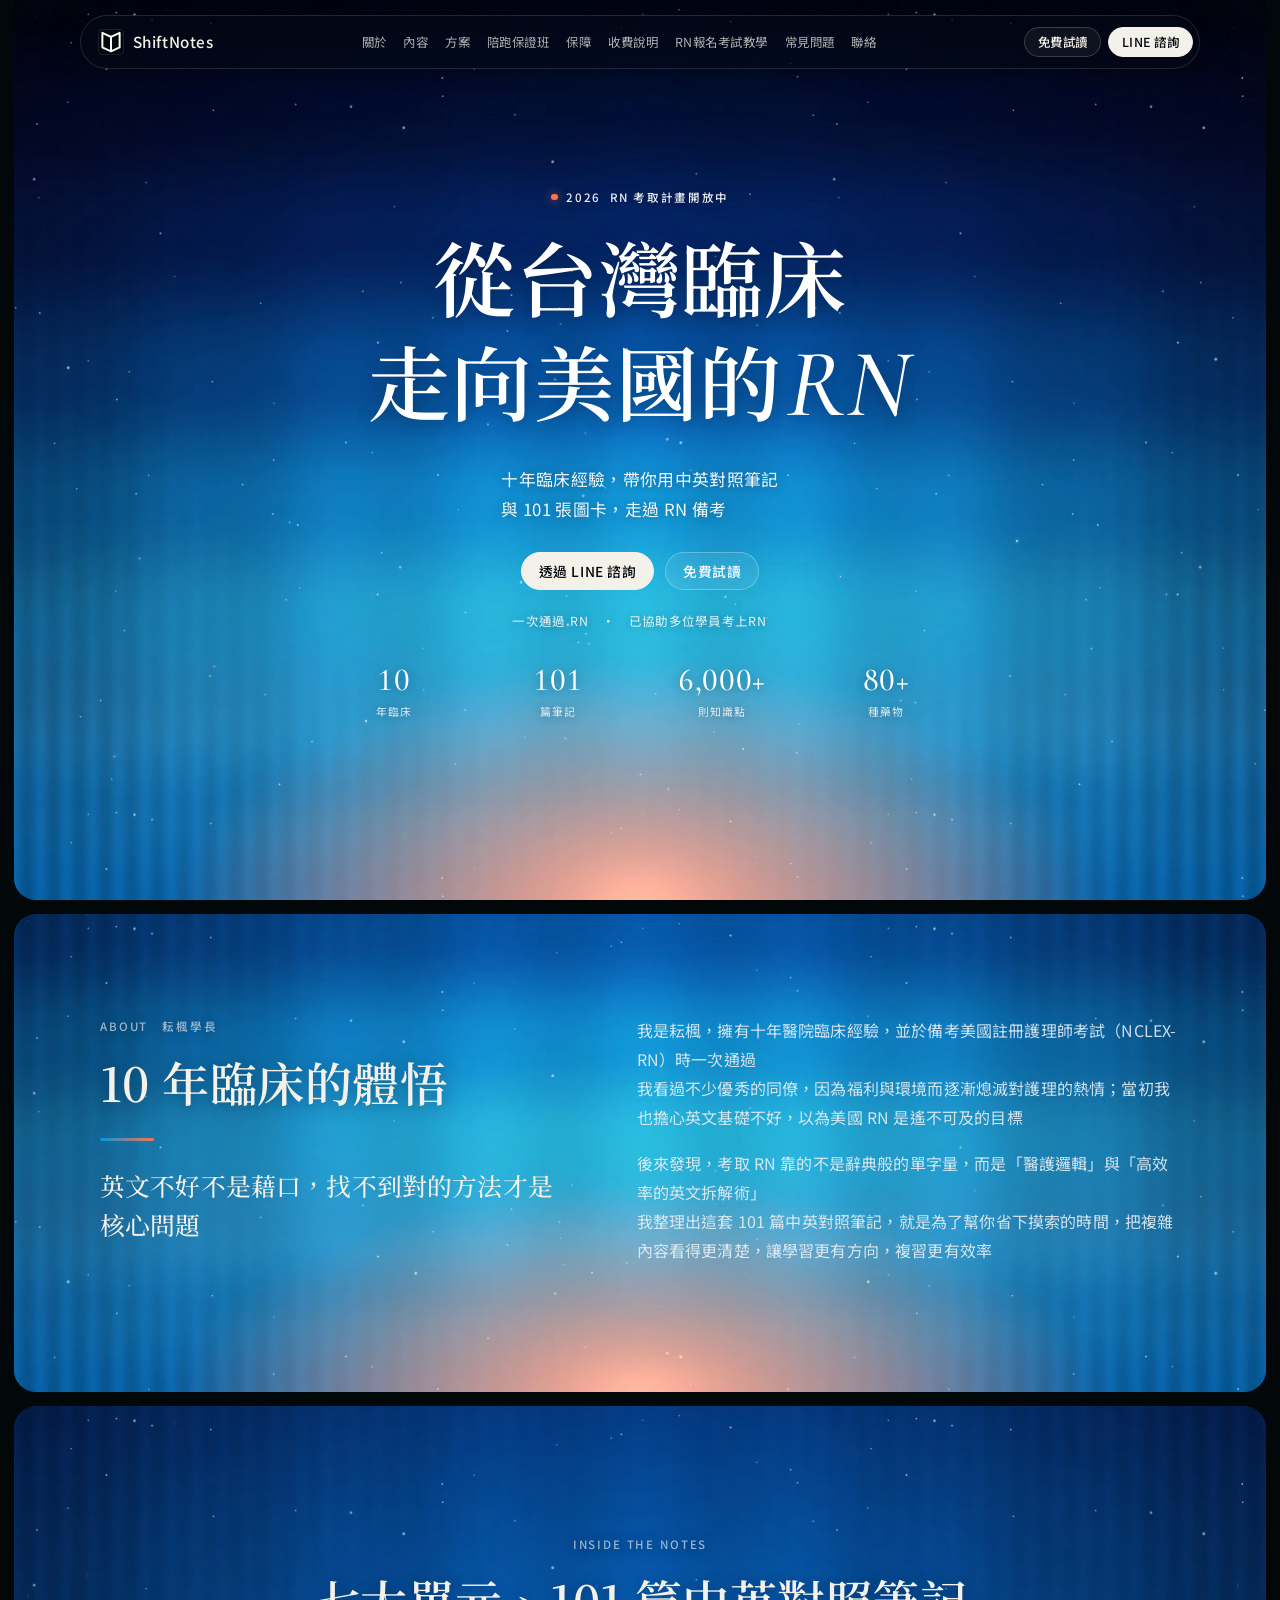
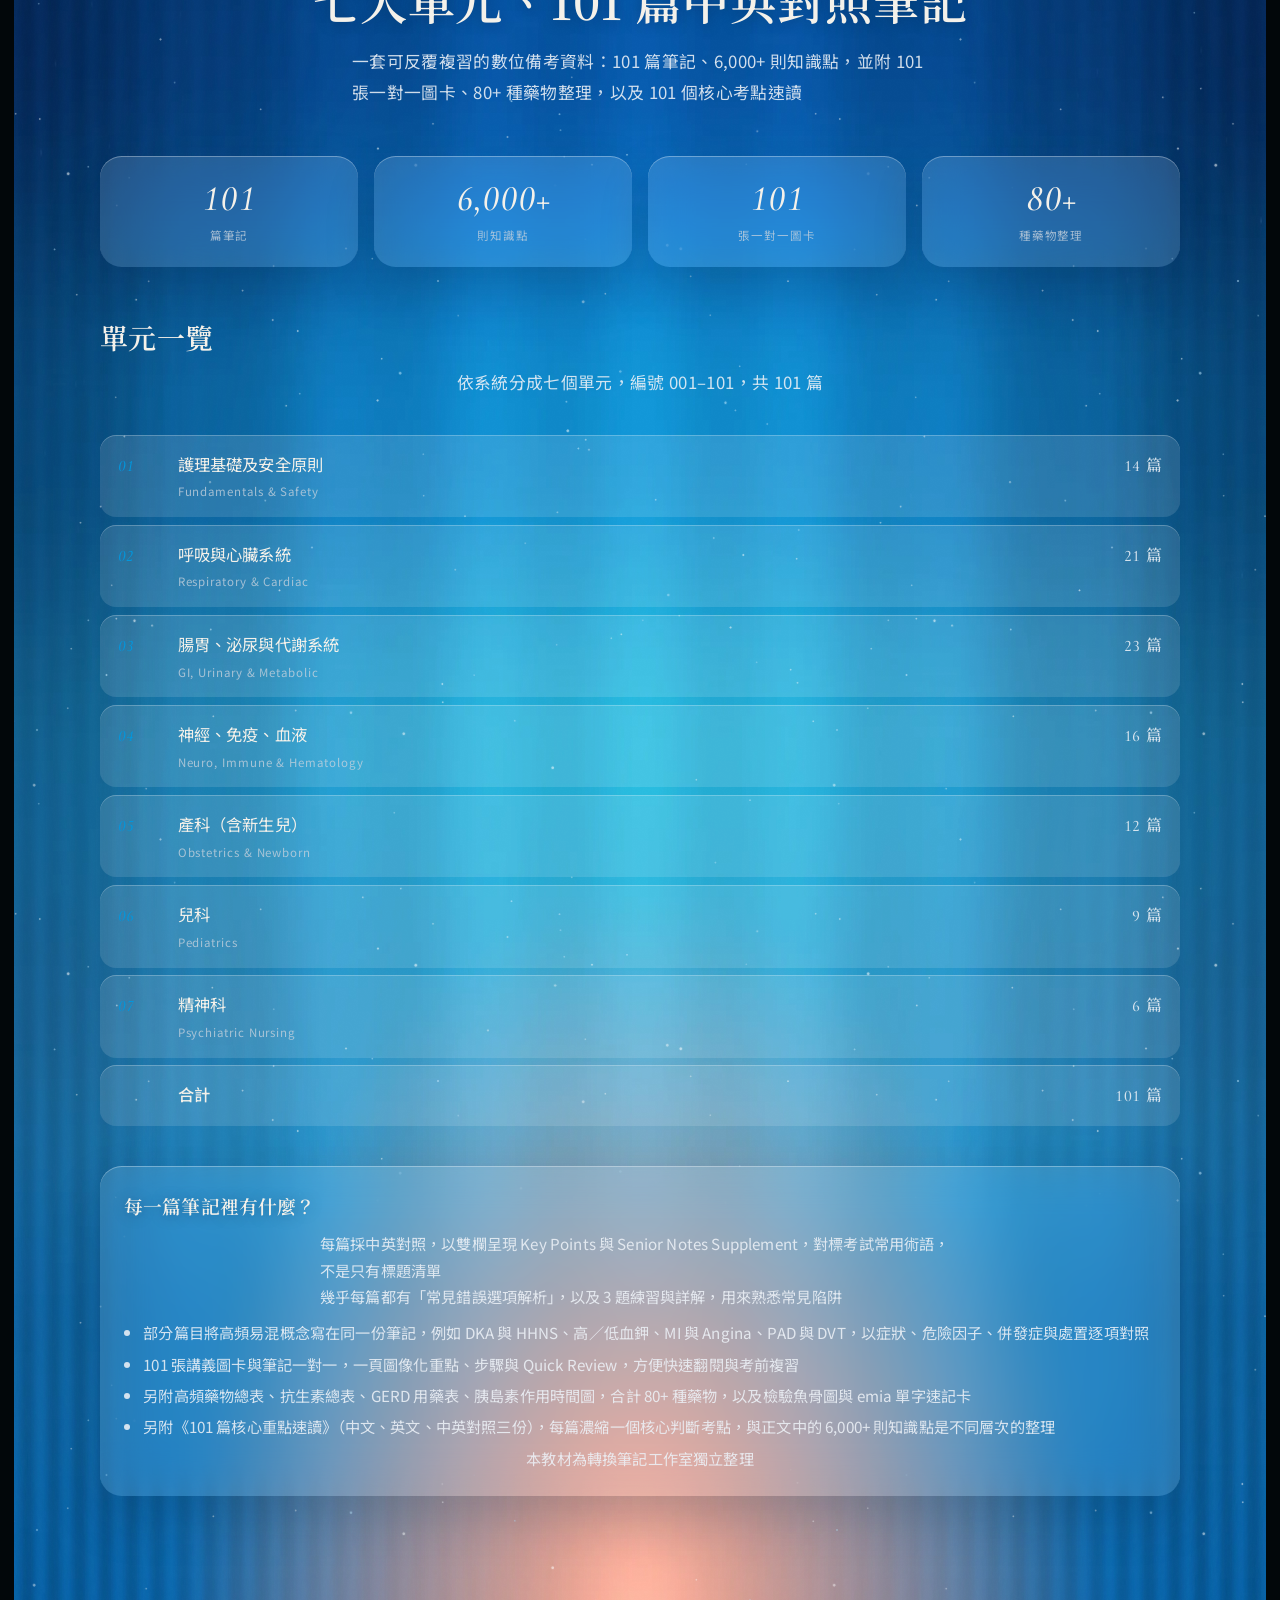
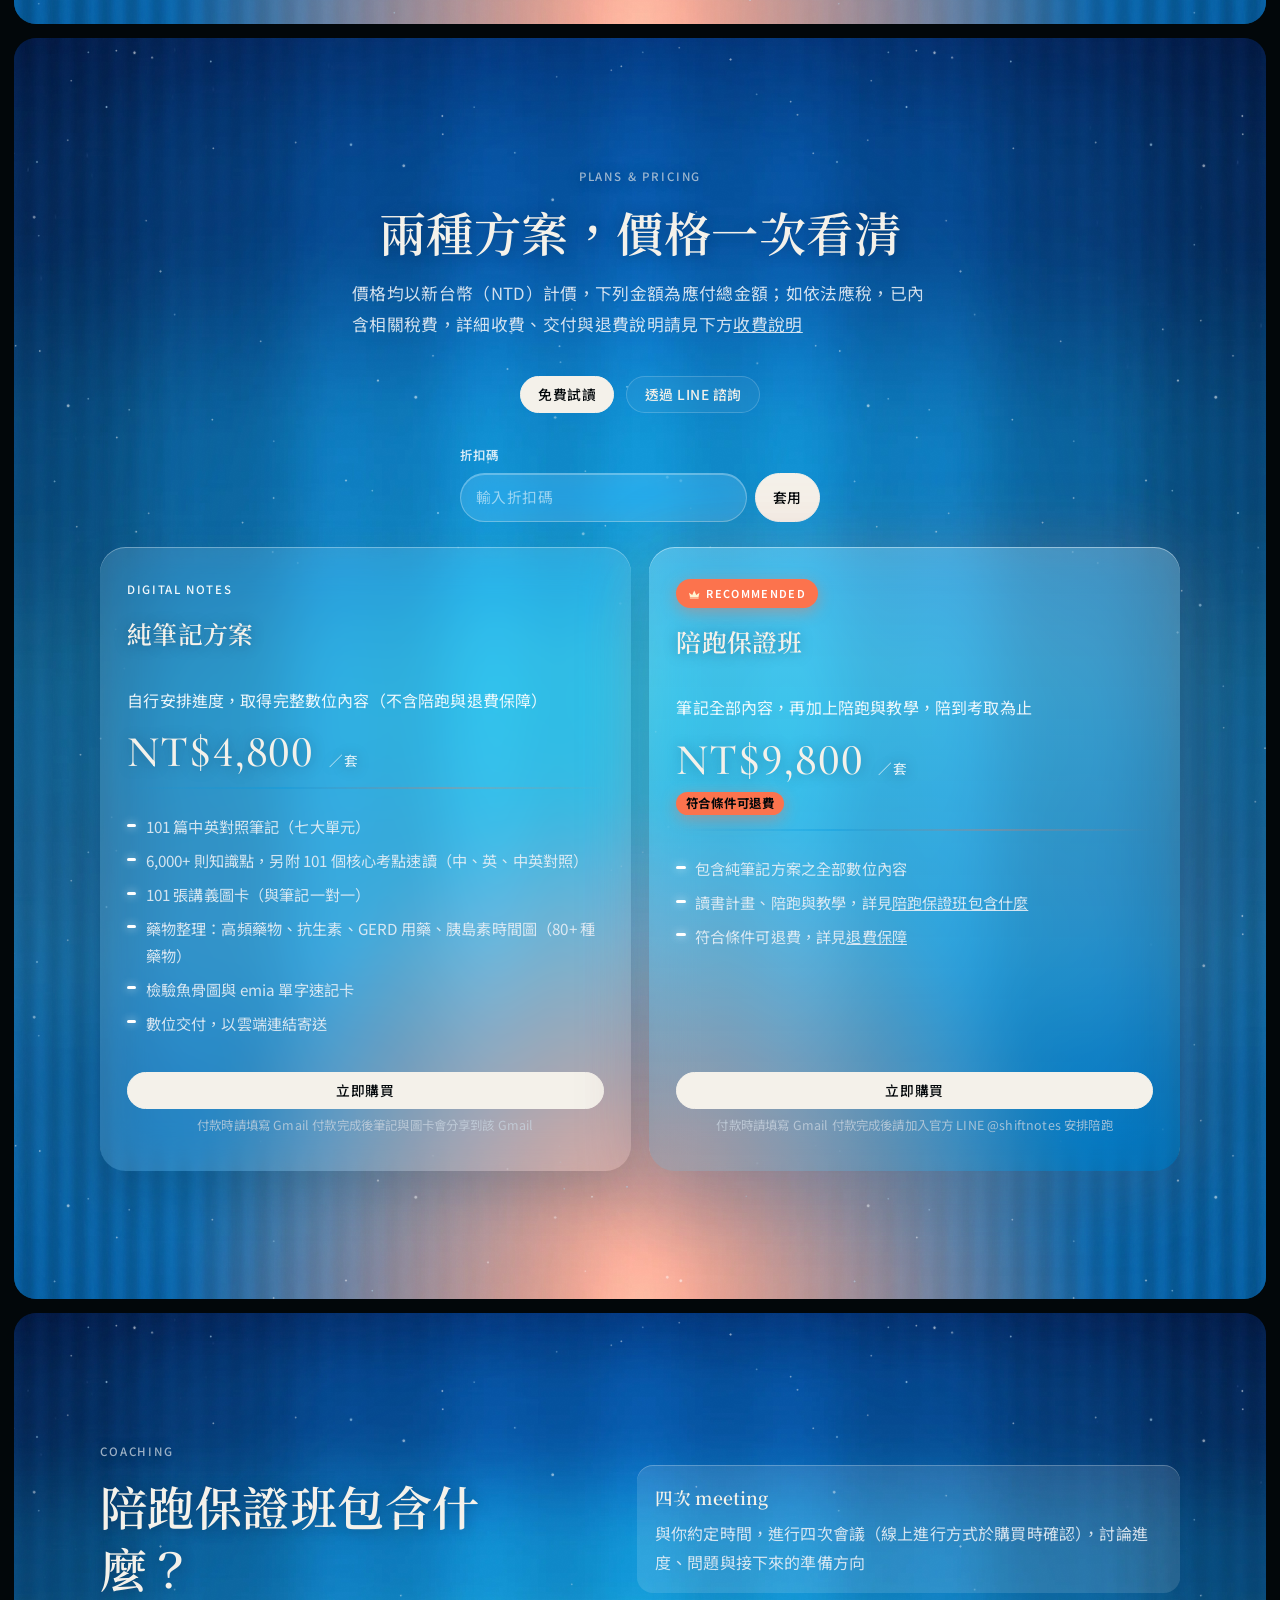
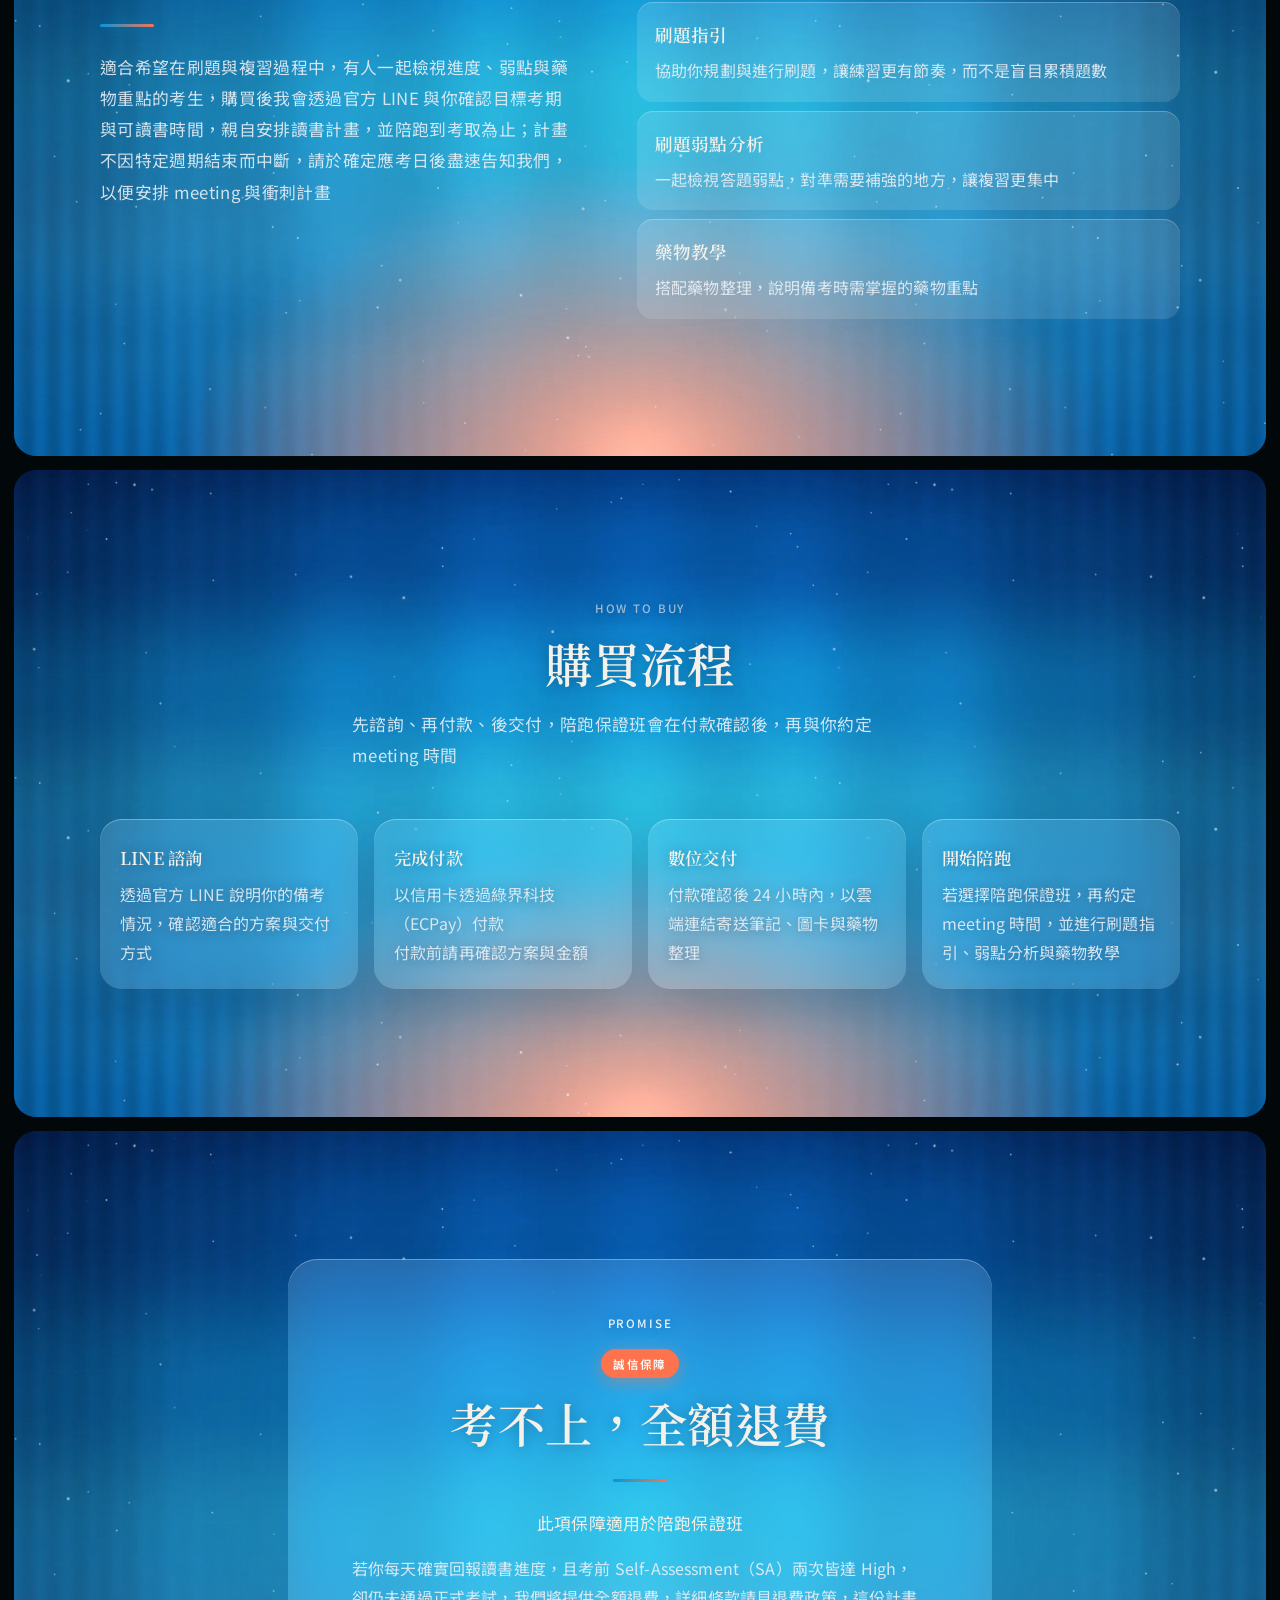
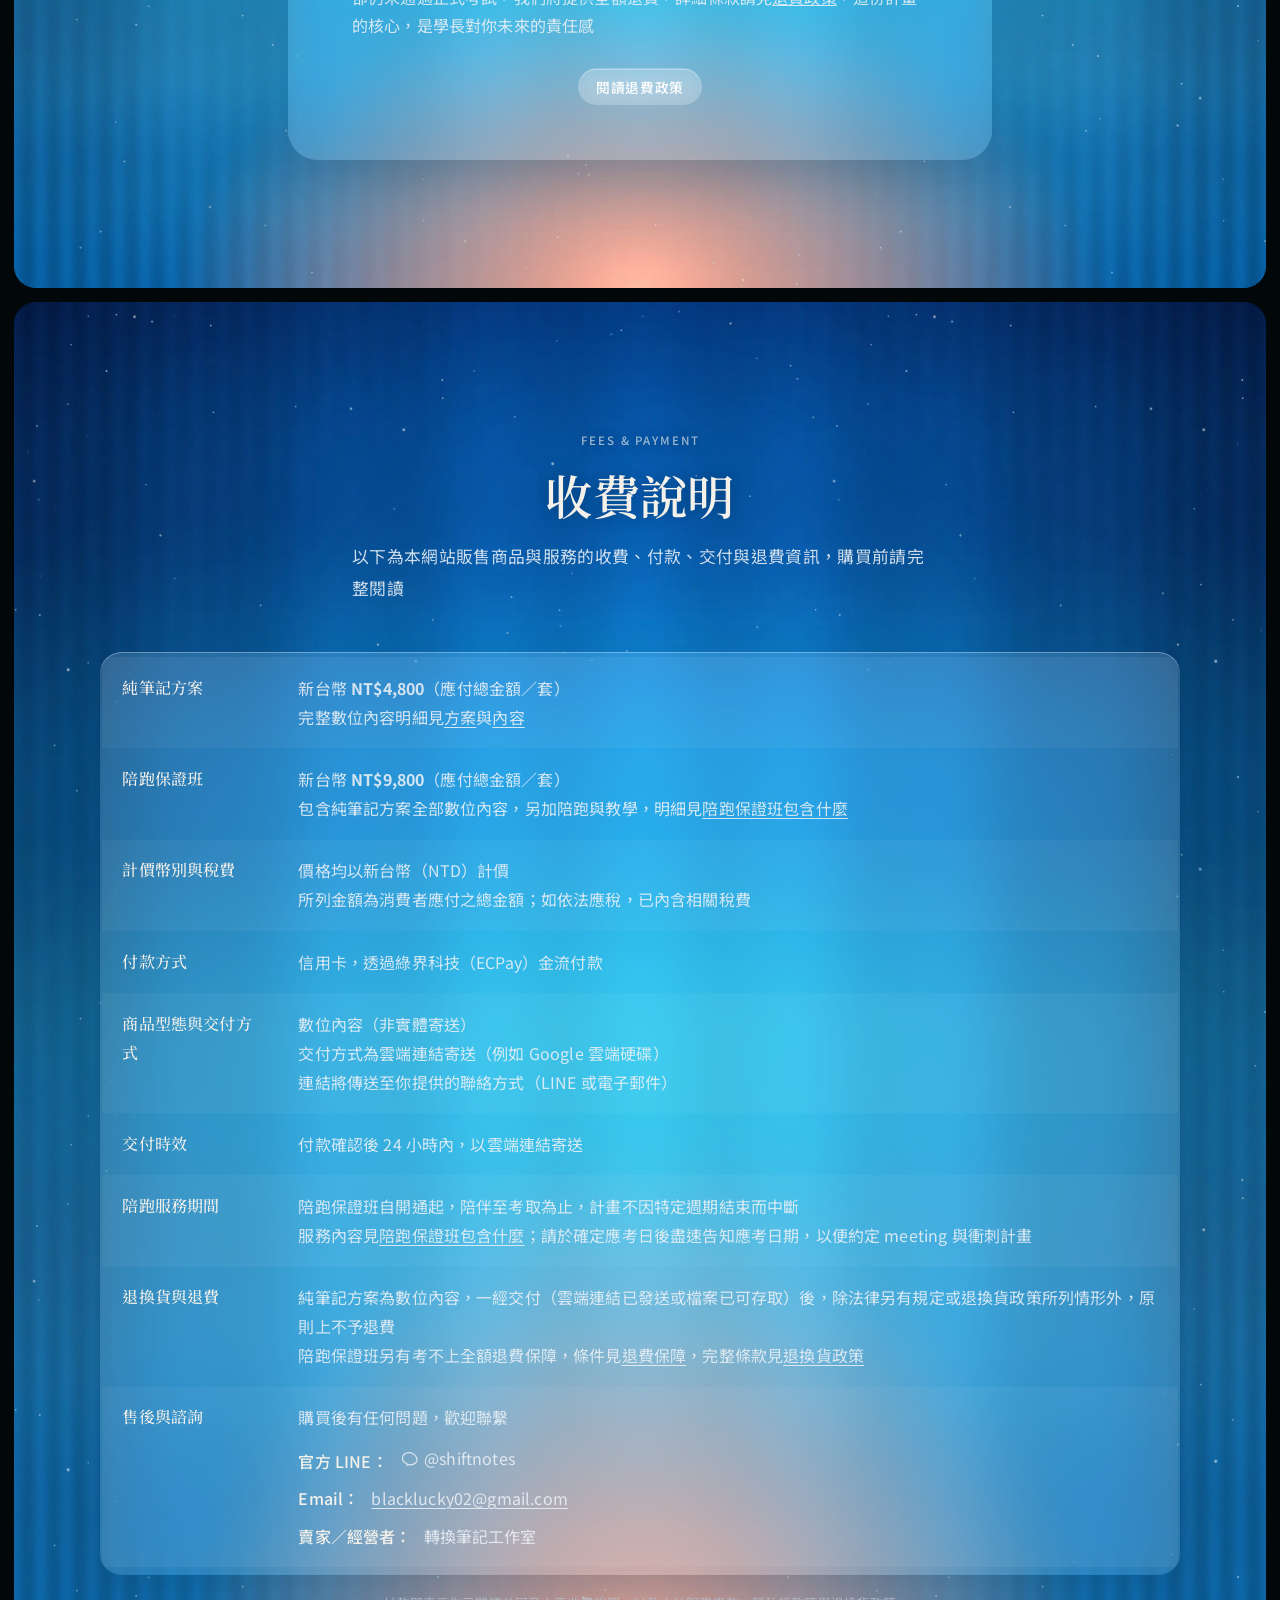
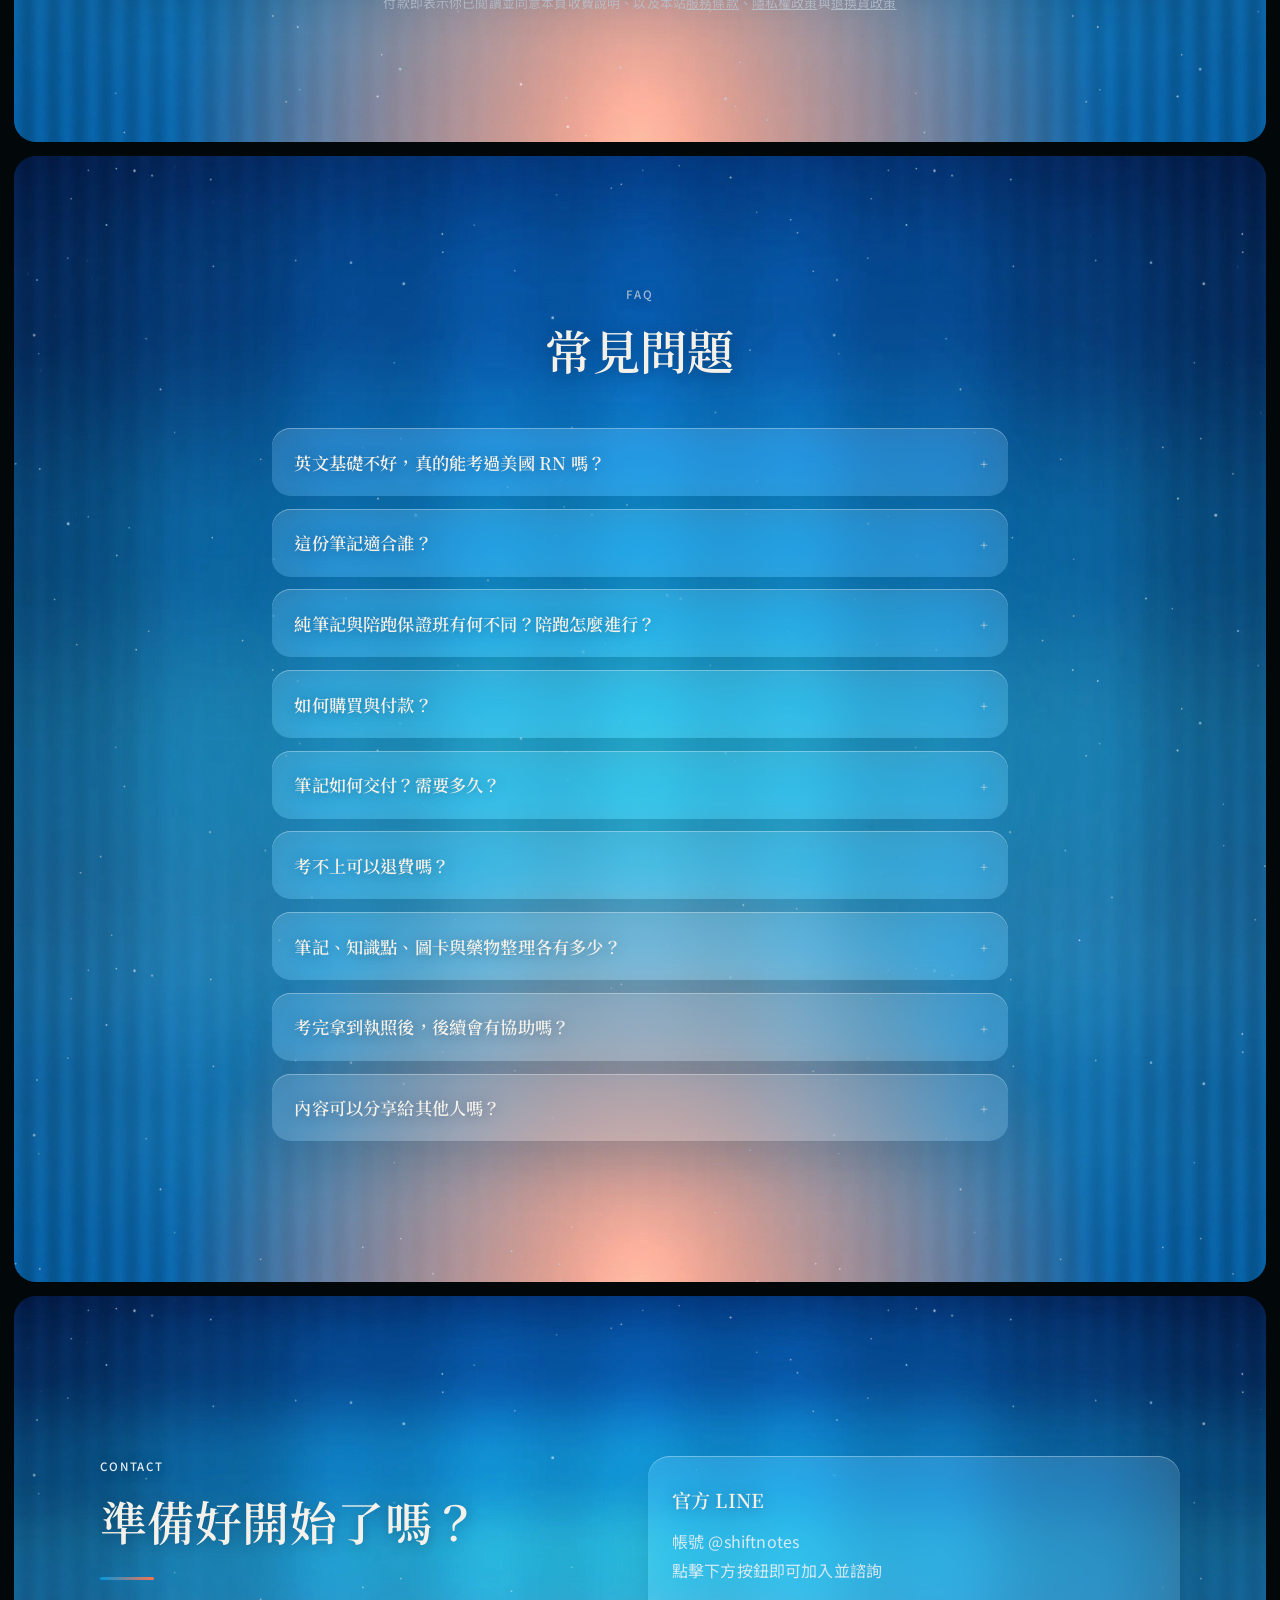
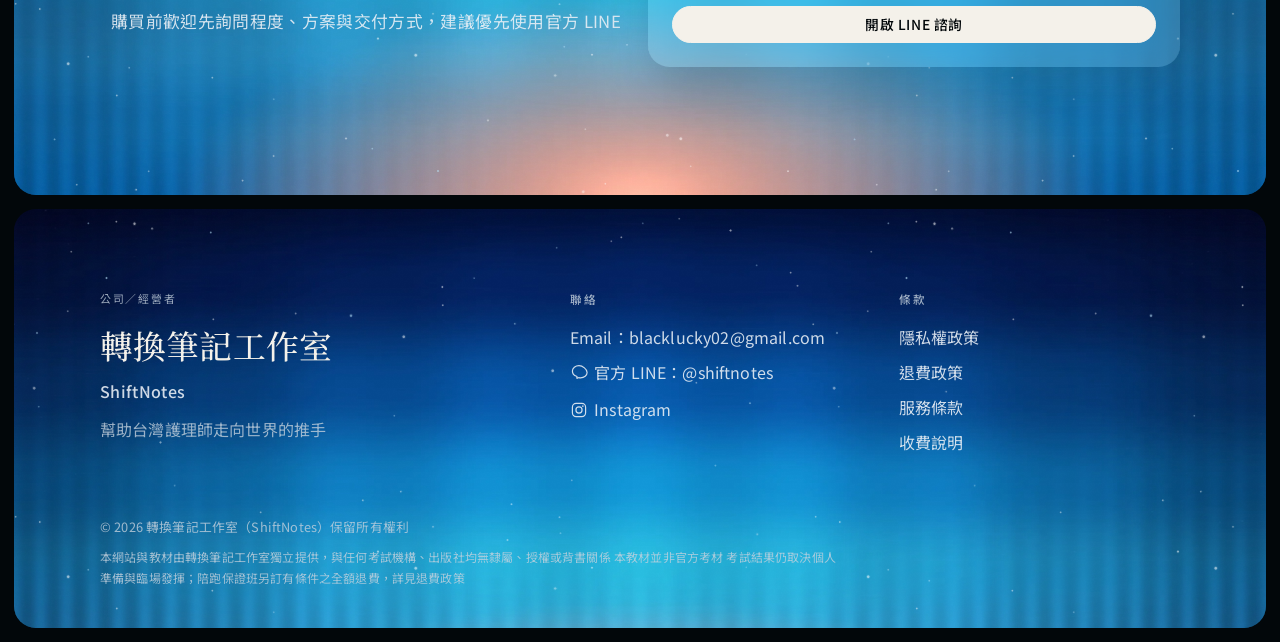
<file: index.html>
<!DOCTYPE html>
<html lang="zh-Hant-TW">
<head>
  <meta charset="utf-8">
  <meta name="google-site-verification" content="FZCJmwE3eq692PWmwrfCntpUUvdBJd4LD9IH0pfUKtM" />
  <meta name="viewport" content="width=device-width, initial-scale=1">
  <title>ShiftNotes｜耘楓學長的 RN 實戰教室</title>
  <meta name="description" content="ShiftNotes｜耘楓學長的 RN 實戰教室 2026 RN 考取計畫開放中 臨床十年的耘楓學長，以 101 篇中英對照 NCLEX-RN 筆記（6,000+ 則知識點、101 張圖卡、80+ 種藥物整理）與陪跑保證班，陪你準備美國護理師考試 陪跑保證班符合條件可申請考不上全額退費 已協助多位學員考上RN">
  <meta name="keywords" content="NCLEX-RN 筆記, RN考試, 美國護理師考試, 陪跑, 陪跑保證班, 保證班, RN 備考, NCLEX, ShiftNotes, 耘楓學長">
  <meta name="author" content="ShiftNotes">
  <meta name="robots" content="index,follow">
  <link rel="canonical" href="https://shiftnotes.github.io/">
  <link rel="alternate" hreflang="zh-Hant-TW" href="https://shiftnotes.github.io/">
  <link rel="alternate" hreflang="x-default" href="https://shiftnotes.github.io/">
  <meta property="og:type" content="website">
  <meta property="og:locale" content="zh_TW">
  <meta property="og:site_name" content="耘楓學長 | shiftnotes">
  <meta property="og:title" content="ShiftNotes｜耘楓學長的 RN 實戰教室">
  <meta property="og:description" content="耘楓學長的 RN 實戰教室：101 篇中英對照筆記、6,000+ 則知識點、101 張圖卡與 80+ 種藥物整理 已協助多位學員考上RN">
  <meta property="og:url" content="https://shiftnotes.github.io/">
  <meta property="og:image" content="https://shiftnotes.github.io/assets/og-image.png">
  <meta property="og:image:alt" content="ShiftNotes｜耘楓學長的 RN 實戰教室">
  <meta property="og:image:width" content="1200">
  <meta property="og:image:height" content="630">
  <meta name="twitter:card" content="summary_large_image">
  <meta name="twitter:title" content="ShiftNotes｜耘楓學長的 RN 實戰教室">
  <meta name="twitter:description" content="耘楓學長的 RN 實戰教室：101 篇中英對照筆記、6,000+ 則知識點、101 張圖卡與 80+ 種藥物整理">
  <meta name="twitter:image" content="https://shiftnotes.github.io/assets/og-image.png">
  <meta name="theme-color" content="#02070A">
  <link rel="icon" href="/favicon.ico" sizes="any">
  <link rel="icon" href="/favicon.svg" type="image/svg+xml">
  <link rel="icon" href="/assets/favicon-192.png" type="image/png" sizes="192x192">
  <link rel="apple-touch-icon" href="/assets/apple-touch-icon.png" sizes="180x180">
  <link rel="preconnect" href="https://fonts.googleapis.com">
  <link rel="preconnect" href="https://fonts.gstatic.com" crossorigin>
  <link href="https://fonts.googleapis.com/css2?family=Cormorant+Garamond:ital,wght@0,500;0,600;1,500;1,600&family=Inter:wght@400;500;600&family=Noto+Sans+TC:wght@400;500;700&family=Noto+Serif+TC:wght@500;600;700&display=swap" rel="stylesheet">
  <link rel="stylesheet" href="css/styles.css?v=hero14">
  <script type="application/ld+json">{
  "@context": "https://schema.org",
  "@graph": [
    {
      "@type": "Organization",
      "@id": "https://shiftnotes.github.io/#organization",
      "name": "ShiftNotes",
      "alternateName": "轉換筆記工作室",
      "url": "https://shiftnotes.github.io/",
      "email": "blacklucky02@gmail.com",
      "logo": "https://shiftnotes.github.io/assets/logo-512.png",
      "sameAs": [
        "https://line.me/R/ti/p/@shiftnotes",
        "https://www.instagram.com/shiftnotes1991/"
      ]
    },
    {
      "@type": "WebSite",
      "@id": "https://shiftnotes.github.io/#website",
      "url": "https://shiftnotes.github.io/",
      "name": "耘楓學長 | shiftnotes",
      "inLanguage": "zh-Hant-TW",
      "publisher": {
        "@id": "https://shiftnotes.github.io/#organization"
      },
      "alternateName": [
        "shiftnotes",
        "轉換筆記 ShiftNotes"
      ]
    },
    {
      "@type": "Person",
      "@id": "https://shiftnotes.github.io/#person",
      "name": "耘楓學長",
      "alternateName": "耘楓",
      "jobTitle": "臨床護理師",
      "description": "臨床護理經驗十年，備考美國註冊護理師考試（NCLEX-RN）一次通過，已協助多位學員考上RN ",
      "worksFor": {
        "@id": "https://shiftnotes.github.io/#organization"
      }
    },
    {
      "@type": "Product",
      "@id": "https://shiftnotes.github.io/#product",
      "name": "ShiftNotes NCLEX-RN 備考筆記",
      "description": "美國護理師考試（NCLEX-RN）備考筆記 101 篇（中英對照、七大單元），含 6,000+ 則知識點、101 個核心考點速讀、101 張一對一圖卡，以及 80+ 種藥物整理與檢驗速查 可選擇陪跑保證班，包含四次 meeting、刷題指引、刷題弱點分析與藥物教學 ",
      "brand": {
        "@type": "Brand",
        "name": "ShiftNotes"
      },
      "inLanguage": "zh-Hant-TW",
      "offers": [
        {
          "@type": "Offer",
          "name": "純筆記方案",
          "description": "包含 101 篇中英對照筆記、101 張一對一圖卡、80+ 種藥物整理、檢驗速查，以及 101 個核心考點速讀 ",
          "price": "4800",
          "priceCurrency": "TWD",
          "availability": "https://schema.org/InStock",
          "url": "https://shiftnotes.github.io/#plans",
          "seller": {
            "@id": "https://shiftnotes.github.io/#organization"
          },
          "hasMerchantReturnPolicy": {
            "@type": "MerchantReturnPolicy",
            "applicableCountry": "TW",
            "returnPolicyCategory": "https://schema.org/MerchantReturnNotPermitted",
            "merchantReturnLink": "https://shiftnotes.github.io/refund.html"
          },
          "shippingDetails": {
            "@type": "OfferShippingDetails",
            "shippingRate": {
              "@type": "MonetaryAmount",
              "value": "0",
              "currency": "TWD"
            },
            "shippingDestination": {
              "@type": "DefinedRegion",
              "addressCountry": "TW"
            },
            "deliveryTime": {
              "@type": "ShippingDeliveryTime",
              "handlingTime": {
                "@type": "QuantitativeValue",
                "minValue": 0,
                "maxValue": 1,
                "unitCode": "DAY"
              },
              "transitTime": {
                "@type": "QuantitativeValue",
                "minValue": 0,
                "maxValue": 0,
                "unitCode": "DAY"
              }
            }
          }
        },
        {
          "@type": "Offer",
          "name": "陪跑保證班",
          "description": "包含純筆記方案全部數位內容，另加四次 meeting、刷題指引、刷題弱點分析與藥物教學 符合條件可申請考不上全額退費 ",
          "price": "9800",
          "priceCurrency": "TWD",
          "availability": "https://schema.org/InStock",
          "url": "https://shiftnotes.github.io/#plans",
          "seller": {
            "@id": "https://shiftnotes.github.io/#organization"
          },
          "hasMerchantReturnPolicy": {
            "@type": "MerchantReturnPolicy",
            "applicableCountry": "TW",
            "returnPolicyCategory": "https://schema.org/MerchantReturnNotPermitted",
            "merchantReturnLink": "https://shiftnotes.github.io/refund.html"
          },
          "shippingDetails": {
            "@type": "OfferShippingDetails",
            "shippingRate": {
              "@type": "MonetaryAmount",
              "value": "0",
              "currency": "TWD"
            },
            "shippingDestination": {
              "@type": "DefinedRegion",
              "addressCountry": "TW"
            },
            "deliveryTime": {
              "@type": "ShippingDeliveryTime",
              "handlingTime": {
                "@type": "QuantitativeValue",
                "minValue": 0,
                "maxValue": 1,
                "unitCode": "DAY"
              },
              "transitTime": {
                "@type": "QuantitativeValue",
                "minValue": 0,
                "maxValue": 0,
                "unitCode": "DAY"
              }
            }
          }
        }
      ],
      "image": [
        "https://shiftnotes.github.io/assets/og-image.png"
      ]
    },
    {
      "@type": "FAQPage",
      "@id": "https://shiftnotes.github.io/#faq",
      "mainEntity": [
        {
          "@type": "Question",
          "name": "英文基礎不好，真的能考過美國 RN 嗎？",
          "acceptedAnswer": {
            "@type": "Answer",
            "text": "這是我最常被問到的問題 NCLEX 考試考的是「護理邏輯」與「臨床安全觀念」，並非文學造詣 筆記把複雜的英文拆解為醫護人員熟悉的學術詞彙與關鍵字，只要掌握這些對標詞彙，英文基礎較弱也能著手應考"
          }
        },
        {
          "@type": "Question",
          "name": "這份筆記適合誰？",
          "acceptedAnswer": {
            "@type": "Answer",
            "text": "適合正在準備美國註冊護理師考試（NCLEX-RN）的考生 無論你正在規劃讀書進度，或已開始刷題、希望把內容整理得更清楚，都可以先透過官方 LINE 諮詢，確認是否符合你目前的程度與需求"
          }
        },
        {
          "@type": "Question",
          "name": "純筆記與陪跑保證班有何不同？陪跑怎麼進行？",
          "acceptedAnswer": {
            "@type": "Answer",
            "text": "兩種方案都包含同一套數位筆記內容，明細見內容與方案 陪跑保證班另加讀書計畫、陪跑與教學，並陪跑到考取為止；純筆記方案為自行安排進度，不含陪跑與退費保障 陪跑如何安排、會陪到什麼時候，請見陪跑保證班包含什麼"
          }
        },
        {
          "@type": "Question",
          "name": "如何購買與付款？",
          "acceptedAnswer": {
            "@type": "Answer",
            "text": "請先透過官方 LINE 諮詢並確認方案，再以信用卡透過綠界科技（ECPay）完成付款 價格均以新台幣計價，所列金額為應付總金額；如依法應稅，已內含相關稅費 完整項目請見收費說明"
          }
        },
        {
          "@type": "Question",
          "name": "筆記如何交付？需要多久？",
          "acceptedAnswer": {
            "@type": "Answer",
            "text": "本商品為數位內容，將以雲端連結寄送（例如 Google 雲端硬碟），付款確認後 24 小時內交付"
          }
        },
        {
          "@type": "Question",
          "name": "考不上可以退費嗎？",
          "acceptedAnswer": {
            "@type": "Answer",
            "text": "純筆記方案為數位內容，一經交付後，除法律另有規定或退換貨政策所列情形外，原則上不予退費 陪跑保證班另有考不上全額退費保障，條件見退費保障，完整條款見退費政策 考試結果仍取決你的基礎、投入與臨場發揮，本網站不就通過考試作出無條件保證"
          }
        },
        {
          "@type": "Question",
          "name": "筆記、知識點、圖卡與藥物整理各有多少？",
          "acceptedAnswer": {
            "@type": "Answer",
            "text": "一套包含 101 篇中英對照筆記、6,000+ 則知識點、101 張一對一圖卡、80+ 種藥物整理，以及 101 個核心考點速讀，明細見內容"
          }
        },
        {
          "@type": "Question",
          "name": "考完拿到執照後，後續會有協助嗎？",
          "acceptedAnswer": {
            "@type": "Answer",
            "text": "拿到執照只是開始 學長也會分享後續關於美國醫院應徵、履歷撰寫以及過渡期的心路歷程，讓你不只是考到執照，更能著手準備出國工作"
          }
        },
        {
          "@type": "Question",
          "name": "內容可以分享給其他人嗎？",
          "acceptedAnswer": {
            "@type": "Answer",
            "text": "筆記、圖卡與藥物整理僅授權購買者本人備考使用，請勿重製、轉售、公開傳輸或提供他人使用 詳見服務條款"
          }
        }
      ]
    }
  ]
}</script>
</head>
<body>
  <header class="site-header">
    <a class="skip-link" href="#main">跳至主要內容</a>
    <div class="header-inner">
      <a class="logo" href="index.html">
        <span class="logo-mark" aria-hidden="true"></span>
        <span class="logo-text">ShiftNotes</span>
      </a>
      <nav class="nav-desktop" aria-label="主要">
        <a href="#about">關於</a>
        <a href="#contents">內容</a>
        <a href="#plans">方案</a>
        <a href="#coaching">陪跑保證班</a>
        <a href="#guarantee">保障</a>
        <a href="#fees">收費說明</a>
        <a href="articles/">RN報名考試教學</a>
        <a href="#faq">常見問題</a>
        <a href="#contact">聯絡</a>
      </nav>
      <div class="header-actions">
      <a class="btn btn-sm btn-ghost header-trial" href="https://drive.google.com/drive/folders/1croN3e0fPb0H_4UqSa8RR00lFnD3cMA1" target="_blank" rel="noopener">免費試讀</a>
      <a class="btn btn-sm btn-solid header-cta" href="https://line.me/R/ti/p/@shiftnotes" target="_blank" rel="noopener noreferrer">LINE 諮詢</a>
      </div>
      <button class="nav-toggle" type="button" aria-expanded="false" aria-controls="nav-mobile" aria-label="開啟選單">
        <span></span><span></span><span></span>
      </button>
    </div>
  </header>
  <div id="nav-mobile" class="nav-mobile" hidden>
    <nav aria-label="行動版選單">
      <a href="#about">關於</a>
      <a href="#contents">內容</a>
      <a href="#plans">方案</a>
      <a href="#coaching">陪跑保證班</a>
      <a href="#guarantee">退費保障</a>
      <a href="#process">購買流程</a>
      <a href="#fees">收費說明</a>
      <a href="articles/">RN報名考試教學</a>
      <a href="#faq">常見問題</a>
      <a href="#contact">聯絡</a>
      <a class="btn btn-invert" href="https://line.me/R/ti/p/@shiftnotes" target="_blank" rel="noopener noreferrer">LINE 官方帳號諮詢</a>
    </nav>
  </div>

  <main id="main">
    <section class="hero" aria-labelledby="hero-title">
      <div class="hero-sky" aria-hidden="true">
        <div class="hero-glow"></div>
        <div class="hero-rays"></div>
        <div class="bubble-live">
          <span class="wubble" style="left:10%;top:62%;--s:1px;--t:11s;--d:0s"></span>
          <span class="wubble" style="left:16%;top:74%;--s:1px;--t:9s;--d:1.2s"></span>
          <span class="wubble" style="left:22%;top:58%;--s:1px;--t:13s;--d:0.4s"></span>
          <span class="wubble" style="left:28%;top:80%;--s:2px;--t:10s;--d:2s"></span>
          <span class="wubble" style="left:36%;top:68%;--s:1px;--t:8s;--d:0.8s"></span>
          <span class="wubble" style="left:44%;top:82%;--s:1px;--t:12s;--d:1.6s"></span>
          <span class="wubble" style="left:58%;top:76%;--s:1px;--t:9s;--d:0.2s"></span>
          <span class="wubble" style="left:66%;top:64%;--s:1px;--t:14s;--d:2.4s"></span>
          <span class="wubble" style="left:72%;top:78%;--s:1px;--t:10s;--d:0.6s"></span>
          <span class="wubble" style="left:80%;top:60%;--s:2px;--t:11s;--d:1.8s"></span>
          <span class="wubble" style="left:86%;top:72%;--s:1px;--t:8s;--d:0.3s"></span>
          <span class="wubble" style="left:92%;top:66%;--s:1px;--t:13s;--d:2.1s"></span>
          <span class="wubble" style="left:8%;top:84%;--s:1px;--t:12s;--d:1s"></span>
          <span class="wubble" style="left:50%;top:86%;--s:1px;--t:15s;--d:0.9s"></span>
        </div>
        <div class="hero-stars"></div>
        <div class="hero-noise"></div>
      </div>
      <div class="hero-inner reveal">
        <span class="hero-kicker"><span class="js-year">2026</span> RN 考取計畫開放中</span>
        <h1 id="hero-title">從台灣臨床<br>走向美國的<em>RN</em></h1>
        <p class="hero-sub">十年臨床經驗，帶你用中英對照筆記<br>與 101 張圖卡，走過 RN 備考</p>
        <div class="hero-actions">
          <a class="btn btn-solid" href="https://line.me/R/ti/p/@shiftnotes" target="_blank" rel="noopener noreferrer">透過 LINE 諮詢</a>
          <a class="btn btn-ghost" href="https://drive.google.com/drive/folders/1croN3e0fPb0H_4UqSa8RR00lFnD3cMA1" target="_blank" rel="noopener">免費試讀</a>
        </div>
        <p class="hero-proof">一次通過 RN　·　已協助多位學員考上RN</p>
        <dl class="hero-stats">
          <div>
            <dd>10</dd>
            <dt>年臨床</dt>
          </div>
          <div>
            <dd>101</dd>
            <dt>篇筆記</dt>
          </div>
          <div>
            <dd>6,000+</dd>
            <dt>則知識點</dt>
          </div>
          <div>
            <dd>80+</dd>
            <dt>種藥物</dt>
          </div>
        </dl>
      </div>
    </section>


    <section class="atm-midn section section-soft" id="about" aria-labelledby="about-title">
      <div class="section-sky" aria-hidden="true">
        <div class="section-glow"></div>
        <div class="section-rays"></div>
        <div class="section-noise"></div>
      </div>

      <div class="geo-layer geo-about" aria-hidden="true">
        <span class="geo-ring geo-ring-about"></span>
        <span class="geo-half geo-half-about"></span>
        <span class="geo-plus geo-plus-d"></span>
        <span class="geo-sq geo-sq-b"></span>
      </div>
      <div class="wrap split">
        <div>
          <span class="eyebrow">About　耘楓學長</span>
          <h2 class="section-title" id="about-title">10 年臨床的體悟</h2>
          <span class="rule"></span>
          <blockquote class="pull-quote">
            <p>英文不好不是藉口，找不到對的方法才是核心問題</p>
          </blockquote>
        </div>
        <div class="prose">
          <p>我是耘楓，擁有十年醫院臨床經驗，並於備考美國註冊護理師考試（NCLEX-RN）時一次通過<br>我看過不少優秀的同僚，因為福利與環境而逐漸熄滅對護理的熱情；當初我也擔心英文基礎不好，以為美國 RN 是遙不可及的目標</p>
          <p>後來發現，考取 RN 靠的不是辭典般的單字量，而是「醫護邏輯」與「高效率的英文拆解術」<br>我整理出這套 101 篇中英對照筆記，就是為了幫你省下摸索的時間，把複雜內容看得更清楚，讓學習更有方向，複習更有效率</p>
        </div>
      </div>
    </section>

    <section class="atm-blue section" id="contents" aria-labelledby="contents-title">
      <div class="section-sky" aria-hidden="true">
        <div class="section-glow"></div>
        <div class="section-rays"></div>
        <div class="section-noise"></div>
      </div>

      <div class="wrap">
        <div class="section-head">
          <span class="eyebrow">Inside the notes</span>
          <h2 class="section-title" id="contents-title">七大單元、101 篇中英對照筆記</h2>
          <p class="lede">一套可反覆複習的數位備考資料：101 篇筆記、6,000+ 則知識點，並附 101 張一對一圖卡、80+ 種藥物整理，以及 101 個核心考點速讀</p>
        </div>

        <div class="stat-grid">
          <div class="stat">
            <span class="stat-value">101</span>
            <span class="stat-label">篇筆記</span>
          </div>
          <div class="stat">
            <span class="stat-value">6,000+</span>
            <span class="stat-label">則知識點</span>
          </div>
          <div class="stat">
            <span class="stat-value">101</span>
            <span class="stat-label">張一對一圖卡</span>
          </div>
          <div class="stat">
            <span class="stat-value">80+</span>
            <span class="stat-label">種藥物整理</span>
          </div>
        </div>

        <h3 class="section-subtitle">單元一覽</h3>
        <p class="lede lede-inline">依系統分成七個單元，編號 001–101，共 101 篇</p>
        <ol class="unit-list">
          <li>
            <span class="n">01</span>
            <span class="unit-name">護理基礎及安全原則<span class="unit-en">Fundamentals &amp; Safety</span></span>
            <span class="count">14 篇</span>
          </li>
          <li>
            <span class="n">02</span>
            <span class="unit-name">呼吸與心臟系統<span class="unit-en">Respiratory &amp; Cardiac</span></span>
            <span class="count">21 篇</span>
          </li>
          <li>
            <span class="n">03</span>
            <span class="unit-name">腸胃、泌尿與代謝系統<span class="unit-en">GI, Urinary &amp; Metabolic</span></span>
            <span class="count">23 篇</span>
          </li>
          <li>
            <span class="n">04</span>
            <span class="unit-name">神經、免疫、血液<span class="unit-en">Neuro, Immune &amp; Hematology</span></span>
            <span class="count">16 篇</span>
          </li>
          <li>
            <span class="n">05</span>
            <span class="unit-name">產科（含新生兒）<span class="unit-en">Obstetrics &amp; Newborn</span></span>
            <span class="count">12 篇</span>
          </li>
          <li>
            <span class="n">06</span>
            <span class="unit-name">兒科<span class="unit-en">Pediatrics</span></span>
            <span class="count">9 篇</span>
          </li>
          <li>
            <span class="n">07</span>
            <span class="unit-name">精神科<span class="unit-en">Psychiatric Nursing</span></span>
            <span class="count">6 篇</span>
          </li>
          <li class="unit-total">
            <span class="n"></span>
            <span class="unit-name">合計</span>
            <span class="count">101 篇</span>
          </li>
        </ol>

        <div class="note-format">
          <h3>每一篇筆記裡有什麼？</h3>
          <p>每篇採中英對照，以雙欄呈現 Key Points 與 Senior Notes Supplement，對標考試常用術語，不是只有標題清單<br>幾乎每篇都有「常見錯誤選項解析」，以及 3 題練習與詳解，用來熟悉常見陷阱</p>
          <ul>
            <li>部分篇目將高頻易混概念寫在同一份筆記，例如 DKA 與 HHNS、高／低血鉀、MI 與 Angina、PAD 與 DVT，以症狀、危險因子、併發症與處置逐項對照</li>
            <li>101 張講義圖卡與筆記一對一，一頁圖像化重點、步驟與 Quick Review，方便快速翻閱與考前複習</li>
            <li>另附高頻藥物總表、抗生素總表、GERD 用藥表、胰島素作用時間圖，合計 80+ 種藥物，以及檢驗魚骨圖與 emia 單字速記卡</li>
            <li>另附《101 篇核心重點速讀》（中文、英文、中英對照三份），每篇濃縮一個核心判斷考點，與正文中的 6,000+ 則知識點是不同層次的整理</li>
          </ul>
          <p class="fine-print">本教材為轉換筆記工作室獨立整理</p>
        </div>
      </div>
    </section>


    <section class="atm-blue section section-soft" id="plans" aria-labelledby="plans-title">
      <div class="section-sky" aria-hidden="true">
        <div class="section-glow"></div>
        <div class="section-rays"></div>
        <div class="section-noise"></div>
      </div>

      <div class="geo-layer geo-plans" aria-hidden="true">
        <span class="geo-ring geo-ring-plans"></span>
        <span class="geo-plus geo-plus-e"></span>
      </div>
      <div class="wrap">
        <div class="section-head">
          <span class="eyebrow">Plans &amp; pricing</span>
          <h2 class="section-title" id="plans-title">兩種方案，價格一次看清</h2>
          <p class="lede">價格均以新台幣（NTD）計價，下列金額為應付總金額；如依法應稅，已內含相關稅費，詳細收費、交付與退費說明請見下方<a href="#fees">收費說明</a></p>
        </div>
        <div class="hero-actions plans-actions">
          <a class="btn btn-solid" href="https://drive.google.com/drive/folders/1croN3e0fPb0H_4UqSa8RR00lFnD3cMA1" target="_blank" rel="noopener">免費試讀</a>
          <a class="btn btn-ghost" href="https://line.me/R/ti/p/@shiftnotes" target="_blank" rel="noopener noreferrer">透過 LINE 諮詢</a>
        </div>

        <form class="discount-box" id="discount-form" novalidate>
          <label class="discount-label" for="discount-code">折扣碼</label>
          <div class="discount-row">
            <input type="text" id="discount-code" name="discount-code" autocomplete="off" autocapitalize="characters" spellcheck="false" aria-describedby="discount-msg" placeholder="輸入折扣碼">
            <button type="submit" class="btn btn-solid" id="discount-apply">套用</button>
          </div>
          <p class="discount-msg" id="discount-msg" role="status" aria-live="polite" hidden></p>
        </form>

        <div class="plan-grid">
          <article class="plan" id="plan-notes">
            <p class="plan-eyebrow muted">Digital notes</p>
            <h3>純筆記方案</h3>
            <p class="muted">自行安排進度，取得完整數位內容（不含陪跑與退費保障）</p>
            <p class="plan-price">
              <s class="plan-price-was">NT$4,800</s>
              <span class="plan-price-now">NT$4,800</span>
              <small>／套</small>
            </p>
            <p class="plan-discount-note" hidden>已套用合作9折</p>
            <ul class="plan-includes">
              <li>101 篇中英對照筆記（七大單元）</li>
              <li>6,000+ 則知識點，另附 101 個核心考點速讀（中、英、中英對照）</li>
              <li>101 張講義圖卡（與筆記一對一）</li>
              <li>藥物整理：高頻藥物、抗生素、GERD 用藥、胰島素時間圖（80+ 種藥物）</li>
              <li>檢驗魚骨圖與 emia 單字速記卡</li>
              <li>數位交付，以雲端連結寄送</li>
            </ul>
            <a class="btn btn-solid btn-block" href="https://p.ecpay.com.tw/32C1055" data-ecpay="notes" target="_blank" rel="noopener">立即購買</a>
            <p class="fine-print plan-buy-hint">付款時請填寫 Gmail 付款完成後筆記與圖卡會分享到該 Gmail</p>
          </article>

          <article class="plan plan-featured" id="plan-coaching">
            <p class="plan-eyebrow"><svg class="plan-crown" viewBox="0 0 24 18" aria-hidden="true" focusable="false"><path fill="currentColor" d="M12 2.1 15.9 10.8 22 6.6 20.2 14.8H3.8L2 6.6l6.1 4.2L12 2.1Zm-8.4 13.7h16.8V17.4H3.6v-1.6Z"/></svg>Recommended</p>
            <h3>陪跑保證班</h3>
            <p class="muted">筆記全部內容，再加上陪跑與教學，陪到考取為止</p>
            <div class="plan-price-row">
              <p class="plan-price">
                <s class="plan-price-was">NT$9,800</s>
                <span class="plan-price-now">NT$9,800</span>
                <small>／套</small>
              </p>
              <p class="plan-discount-note" hidden>已套用合作9折</p>
              <p class="plan-guarantee-badge">符合條件可退費</p>
            </div>
            <ul class="plan-includes">
              <li>包含純筆記方案之全部數位內容</li>
              <li>讀書計畫、陪跑與教學，詳見<a href="#coaching">陪跑保證班包含什麼</a></li>
              <li>符合條件可退費，詳見<a href="#guarantee">退費保障</a></li>
            </ul>
            <a class="btn btn-solid btn-block" href="https://p.ecpay.com.tw/34B3D2C" data-ecpay="coaching" target="_blank" rel="noopener">立即購買</a>
            <p class="fine-print plan-buy-hint">付款時請填寫 Gmail 付款完成後請加入官方 LINE @shiftnotes 安排陪跑</p>
          </article>
        </div>
      </div>
    </section>

    <section class="atm-midn section" id="coaching" aria-labelledby="coaching-title">
      <div class="section-sky" aria-hidden="true">
        <div class="section-glow"></div>
        <div class="section-rays"></div>
        <div class="section-noise"></div>
      </div>

      <div class="wrap split">
        <div>
          <span class="eyebrow">Coaching</span>
          <h2 class="section-title" id="coaching-title">陪跑保證班包含什麼？</h2>
          <span class="rule"></span>
          <p class="lede">適合希望在刷題與複習過程中，有人一起檢視進度、弱點與藥物重點的考生，購買後我會透過官方 LINE 與你確認目標考期與可讀書時間，親自安排讀書計畫，並陪跑到考取為止；計畫不因特定週期結束而中斷，請於確定應考日後盡速告知我們，以便安排 meeting 與衝刺計畫</p>
        </div>
        <ol class="detail-list">
          <li>
            <h3>四次 meeting</h3>
            <p>與你約定時間，進行四次會議（線上進行方式於購買時確認），討論進度、問題與接下來的準備方向</p>
          </li>
          <li>
            <h3>刷題指引</h3>
            <p>協助你規劃與進行刷題，讓練習更有節奏，而不是盲目累積題數</p>
          </li>
          <li>
            <h3>刷題弱點分析</h3>
            <p>一起檢視答題弱點，對準需要補強的地方，讓複習更集中</p>
          </li>
          <li>
            <h3>藥物教學</h3>
            <p>搭配藥物整理，說明備考時需掌握的藥物重點</p>
          </li>
        </ol>
      </div>
    </section>

    <section class="atm-blue section section-soft" id="process" aria-labelledby="process-title">
      <div class="section-sky" aria-hidden="true">
        <div class="section-glow"></div>
        <div class="section-rays"></div>
        <div class="section-noise"></div>
      </div>

      <div class="wrap">
        <div class="section-head">
          <span class="eyebrow">How to buy</span>
          <h2 class="section-title" id="process-title">購買流程</h2>
          <p class="lede">先諮詢、再付款、後交付，陪跑保證班會在付款確認後，再與你約定 meeting 時間</p>
        </div>
        <ol class="steps">
          <li>
            <h3>LINE 諮詢</h3>
            <p>透過官方 LINE 說明你的備考情況，確認適合的方案與交付方式</p>
          </li>
          <li>
            <h3>完成付款</h3>
            <p>以信用卡透過綠界科技（ECPay）付款<br>付款前請再確認方案與金額</p>
          </li>
          <li>
            <h3>數位交付</h3>
            <p>付款確認後 24 小時內，以雲端連結寄送筆記、圖卡與藥物整理</p>
          </li>
          <li>
            <h3>開始陪跑</h3>
            <p>若選擇陪跑保證班，再約定 meeting 時間，並進行刷題指引、弱點分析與藥物教學</p>
          </li>
        </ol>
      </div>
    </section>


    <section class="atm-warm section section-ink" id="guarantee" aria-labelledby="guarantee-title">
      <div class="section-sky" aria-hidden="true">
        <div class="section-glow"></div>
        <div class="section-rays"></div>
        <div class="section-noise"></div>
      </div>

      <div class="wrap guarantee-inner">
        <span class="eyebrow">Promise</span>
        <p class="guarantee-kicker">誠信保障</p>
        <h2 class="section-title" id="guarantee-title">考不上，全額退費</h2>
        <span class="rule"></span>
        <p class="guarantee-lead">此項保障適用於陪跑保證班</p>
        <p class="guarantee-body">若你每天確實回報讀書進度，且考前 Self-Assessment（SA）兩次皆達 High，卻仍未通過正式考試，我們將提供全額退費，詳細條款請見<a href="refund.html">退費政策</a>，這份計畫的核心，是學長對你未來的責任感</p>
        <div class="hero-actions">
          <a class="btn btn-ghost" href="refund.html">閱讀退費政策</a>
        </div>
      </div>
    </section>

    <section class="atm-midn section" id="fees" aria-labelledby="fees-title">
      <div class="section-sky" aria-hidden="true">
        <div class="section-glow"></div>
        <div class="section-rays"></div>
        <div class="section-noise"></div>
      </div>

      <div class="geo-layer geo-fees" aria-hidden="true">
        <span class="geo-ring geo-ring-fees"></span>
        <span class="geo-plus geo-plus-f"></span>
      </div>
      <div class="wrap">
        <div class="section-head">
          <span class="eyebrow">Fees &amp; payment</span>
          <h2 class="section-title" id="fees-title">收費說明</h2>
          <p class="lede">以下為本網站販售商品與服務的收費、付款、交付與退費資訊，購買前請完整閱讀</p>
        </div>

        <div class="fee-table-wrap">
          <table class="fee-table">
            <caption class="visually-hidden" style="position:absolute;width:1px;height:1px;overflow:hidden;clip:rect(0,0,0,0);">收費與交付明細</caption>
            <tbody>
              <tr>
                <th scope="row">純筆記方案</th>
                <td>新台幣 <strong>NT$4,800</strong>（應付總金額／套）<br>完整數位內容明細見<a href="#plans">方案</a>與<a href="#contents">內容</a></td>
              </tr>
              <tr>
                <th scope="row">陪跑保證班</th>
                <td>新台幣 <strong>NT$9,800</strong>（應付總金額／套）<br>包含純筆記方案全部數位內容，另加陪跑與教學，明細見<a href="#coaching">陪跑保證班包含什麼</a></td>
              </tr>
              <tr>
                <th scope="row">計價幣別與稅費</th>
                <td>價格均以新台幣（NTD）計價<br>所列金額為消費者應付之總金額；如依法應稅，已內含相關稅費</td>
              </tr>
              <tr>
                <th scope="row">付款方式</th>
                <td>信用卡，透過綠界科技（ECPay）金流付款</td>
              </tr>
              <tr>
                <th scope="row">商品型態與交付方式</th>
                <td>數位內容（非實體寄送）<br>交付方式為雲端連結寄送（例如 Google 雲端硬碟）<br>連結將傳送至你提供的聯絡方式（LINE 或電子郵件）</td>
              </tr>
              <tr>
                <th scope="row">交付時效</th>
                <td>付款確認後 24 小時內，以雲端連結寄送</td>
              </tr>
              <tr>
                <th scope="row">陪跑服務期間</th>
                <td>陪跑保證班自開通起，陪伴至考取為止，計畫不因特定週期結束而中斷<br>服務內容見<a href="#coaching">陪跑保證班包含什麼</a>；請於確定應考日後盡速告知應考日期，以便約定 meeting 與衝刺計畫</td>
              </tr>
              <tr>
                <th scope="row">退換貨與退費</th>
                <td>純筆記方案為數位內容，一經交付（雲端連結已發送或檔案已可存取）後，除法律另有規定或退換貨政策所列情形外，原則上不予退費<br>陪跑保證班另有考不上全額退費保障，條件見<a href="#guarantee">退費保障</a>，完整條款見<a href="refund.html">退換貨政策</a></td>
              </tr>
              <tr>
                <th scope="row">售後與諮詢</th>
                <td>
                  <p class="fee-contact-lead">購買後有任何問題，歡迎聯繫</p>
                  <ul class="fee-contact">
                    <li><span class="fee-contact-label">官方 LINE：</span><a class="social-inline" href="https://line.me/R/ti/p/@shiftnotes" target="_blank" rel="noopener noreferrer" aria-label="官方 LINE @shiftnotes"><svg class="icon-line" viewBox="0 0 24 24" width="18" height="18" aria-hidden="true" focusable="false"><path fill="none" stroke="currentColor" stroke-width="1.6" stroke-linejoin="round" stroke-linecap="round" d="M12 3.5c-4.85 0-8.8 3.25-8.8 7.25 0 3.2 2.25 5.95 5.5 6.9.25.07.52.22.6.48.07.22.05.52-.02.78l-.18 1.05c-.07.4.2.57.54.4l1.62-.8c.2-.1.38-.14.58-.1.7.18 1.42.29 2.16.29 4.85 0 8.8-3.25 8.8-7.25S16.85 3.5 12 3.5z"/></svg><span>@shiftnotes</span></a></li>
                    <li><span class="fee-contact-label">Email：</span><a href="mailto:blacklucky02@gmail.com">blacklucky02@gmail.com</a></li>
                    <li><span class="fee-contact-label">賣家／經營者：</span><span>轉換筆記工作室</span></li>
                  </ul>
                </td>
              </tr>
            </tbody>
          </table>
        </div>
        <p class="fine-print">付款即表示你已閱讀並同意本頁收費說明、以及本站<a href="terms.html">服務條款</a>、<a href="privacy.html">隱私權政策</a>與<a href="refund.html">退換貨政策</a></p>
      </div>
    </section>

    <section class="atm-midn section section-soft" id="faq" aria-labelledby="faq-title">
      <div class="section-sky" aria-hidden="true">
        <div class="section-glow"></div>
        <div class="section-rays"></div>
        <div class="section-noise"></div>
      </div>

      <div class="geo-layer geo-faq" aria-hidden="true">
        <span class="geo-ring geo-ring-faq"></span>
        <span class="geo-plus geo-plus-g"></span>
        <span class="geo-sq geo-sq-c"></span>
      </div>
      <div class="wrap">
        <div class="section-head">
          <span class="eyebrow">FAQ</span>
          <h2 class="section-title" id="faq-title">常見問題</h2>
        </div>

        <div class="faq-list">
          <details>
            <summary>英文基礎不好，真的能考過美國 RN 嗎？</summary>
            <div class="faq-a">這是我最常被問到的問題<br>NCLEX 考試考的是「護理邏輯」與「臨床安全觀念」，並非文學造詣<br>筆記把複雜的英文拆解為醫護人員熟悉的學術詞彙與關鍵字，只要掌握這些對標詞彙，英文基礎較弱也能著手應考</div>
          </details>
          <details>
            <summary>這份筆記適合誰？</summary>
            <div class="faq-a">適合正在準備美國註冊護理師考試（NCLEX-RN）的考生<br>無論你正在規劃讀書進度，或已開始刷題、希望把內容整理得更清楚，都可以先透過官方 LINE 諮詢，確認是否符合你目前的程度與需求</div>
          </details>
          <details>
            <summary>純筆記與陪跑保證班有何不同？陪跑怎麼進行？</summary>
            <div class="faq-a">兩種方案都包含同一套數位筆記內容，明細見<a href="#contents">內容</a>與<a href="#plans">方案</a><br>陪跑保證班另加讀書計畫、陪跑與教學，並陪跑到考取為止；純筆記方案為自行安排進度，不含陪跑與退費保障<br>陪跑如何安排、會陪到什麼時候，請見<a href="#coaching">陪跑保證班包含什麼</a></div>
          </details>
          <details>
            <summary>如何購買與付款？</summary>
            <div class="faq-a">請先透過官方 LINE 諮詢並確認方案，再以信用卡透過綠界科技（ECPay）完成付款<br>價格均以新台幣計價，所列金額為應付總金額；如依法應稅，已內含相關稅費<br>完整項目請見<a href="#fees">收費說明</a></div>
          </details>
          <details>
            <summary>筆記如何交付？需要多久？</summary>
            <div class="faq-a">本商品為數位內容，將以雲端連結寄送（例如 Google 雲端硬碟），付款確認後 24 小時內交付</div>
          </details>
          <details>
            <summary>考不上可以退費嗎？</summary>
            <div class="faq-a">純筆記方案為數位內容，一經交付後，除法律另有規定或退換貨政策所列情形外，原則上不予退費<br>陪跑保證班另有考不上全額退費保障，條件見<a href="#guarantee">退費保障</a>，完整條款見<a href="refund.html">退費政策</a><br>考試結果仍取決你的基礎、投入與臨場發揮，本網站不就通過考試作出無條件保證</div>
          </details>
          <details>
            <summary>筆記、知識點、圖卡與藥物整理各有多少？</summary>
            <div class="faq-a">一套包含 101 篇中英對照筆記、6,000+ 則知識點、101 張一對一圖卡、80+ 種藥物整理，以及 101 個核心考點速讀，明細見<a href="#contents">內容</a></div>
          </details>
          <details>
            <summary>考完拿到執照後，後續會有協助嗎？</summary>
            <div class="faq-a">拿到執照只是開始<br>學長也會分享後續關於美國醫院應徵、履歷撰寫以及過渡期的心路歷程，讓你不只是考到執照，更能著手準備出國工作</div>
          </details>
          <details>
            <summary>內容可以分享給其他人嗎？</summary>
            <div class="faq-a">筆記、圖卡與藥物整理僅授權購買者本人備考使用，請勿重製、轉售、公開傳輸或提供他人使用<br>詳見<a href="terms.html">服務條款</a></div>
          </details>
        </div>
      </div>
    </section>

    <section class="atm-warm section section-ink" id="contact" aria-labelledby="contact-title">
      <div class="section-sky" aria-hidden="true">
        <div class="section-glow"></div>
        <div class="section-rays"></div>
        <div class="section-noise"></div>
      </div>

      <div class="wrap contact-grid">
        <div>
          <span class="eyebrow">Contact</span>
          <h2 class="section-title" id="contact-title">準備好開始了嗎？</h2>
          <span class="rule"></span>
          <p class="lede">購買前歡迎先詢問程度、方案與交付方式，建議優先使用官方 LINE</p>
        </div>
        <div class="contact-cards">
          <div class="contact-card">
            <h3>官方 LINE</h3>
            <p>帳號 @shiftnotes<br>點擊下方按鈕即可加入並諮詢</p>
            <a class="btn btn-invert btn-block" href="https://line.me/R/ti/p/@shiftnotes" target="_blank" rel="noopener noreferrer">開啟 LINE 諮詢</a>
          </div>
        </div>
      </div>
    </section>
  </main>

  <footer class="site-footer">
    <div class="section-sky footer-sky" aria-hidden="true">
      <div class="section-glow"></div>
      <div class="section-rays"></div>
      <div class="section-noise"></div>
    </div>
    <div class="wrap">
      <div class="footer-top">
        <div class="footer-identity">
          <p class="footer-kicker">公司／經營者</p>
          <p class="footer-company">轉換筆記工作室</p>
          <p class="footer-brand">ShiftNotes</p>
          <p class="muted footer-tag">幫助台灣護理師走向世界的推手</p>
        </div>
        <div class="footer-col">
          <h2>聯絡</h2>
          <ul>
            <li>Email：<a href="mailto:blacklucky02@gmail.com">blacklucky02@gmail.com</a></li>
            <li><a class="social-inline" href="https://line.me/R/ti/p/@shiftnotes" target="_blank" rel="noopener noreferrer" aria-label="官方 LINE"><svg class="icon-line" viewBox="0 0 24 24" width="18" height="18" aria-hidden="true" focusable="false"><path fill="none" stroke="currentColor" stroke-width="1.6" stroke-linejoin="round" stroke-linecap="round" d="M12 3.5c-4.85 0-8.8 3.25-8.8 7.25 0 3.2 2.25 5.95 5.5 6.9.25.07.52.22.6.48.07.22.05.52-.02.78l-.18 1.05c-.07.4.2.57.54.4l1.62-.8c.2-.1.38-.14.58-.1.7.18 1.42.29 2.16.29 4.85 0 8.8-3.25 8.8-7.25S16.85 3.5 12 3.5z"/></svg><span>官方 LINE：@shiftnotes</span></a></li>
            <li><a class="social-inline" href="https://www.instagram.com/shiftnotes1991/" target="_blank" rel="noopener" aria-label="Instagram"><svg class="icon-ig" viewBox="0 0 24 24" width="18" height="18" aria-hidden="true" focusable="false"><rect x="3.2" y="3.2" width="17.6" height="17.6" rx="5" fill="none" stroke="currentColor" stroke-width="1.6"/><circle cx="12" cy="12" r="4.1" fill="none" stroke="currentColor" stroke-width="1.6"/><circle cx="17.15" cy="6.85" r="1.05" fill="currentColor"/></svg><span>Instagram</span></a></li>
          </ul>
        </div>
        <div class="footer-col">
          <h2>條款</h2>
          <ul>
            <li><a href="privacy.html">隱私權政策</a></li>
            <li><a href="refund.html">退費政策</a></li>
            <li><a href="terms.html">服務條款</a></li>
            <li><a href="index.html#fees">收費說明</a></li>
          </ul>
        </div>
      </div>
      <div class="footer-bottom">
        <div>
          <p class="copyright">© <span class="js-year">2026</span> 轉換筆記工作室（ShiftNotes）保留所有權利</p>
          <p class="site-disclaimer">本網站與教材由轉換筆記工作室獨立提供，與任何考試機構、出版社均無隸屬、授權或背書關係 本教材並非官方考材 考試結果仍取決個人準備與臨場發揮；陪跑保證班另訂有條件之全額退費，詳見退費政策</p>
        </div>
      </div>
    </div>
  </footer>

  <script src="js/main.js?v=disc1"></script>
</body>
</html>
</file>
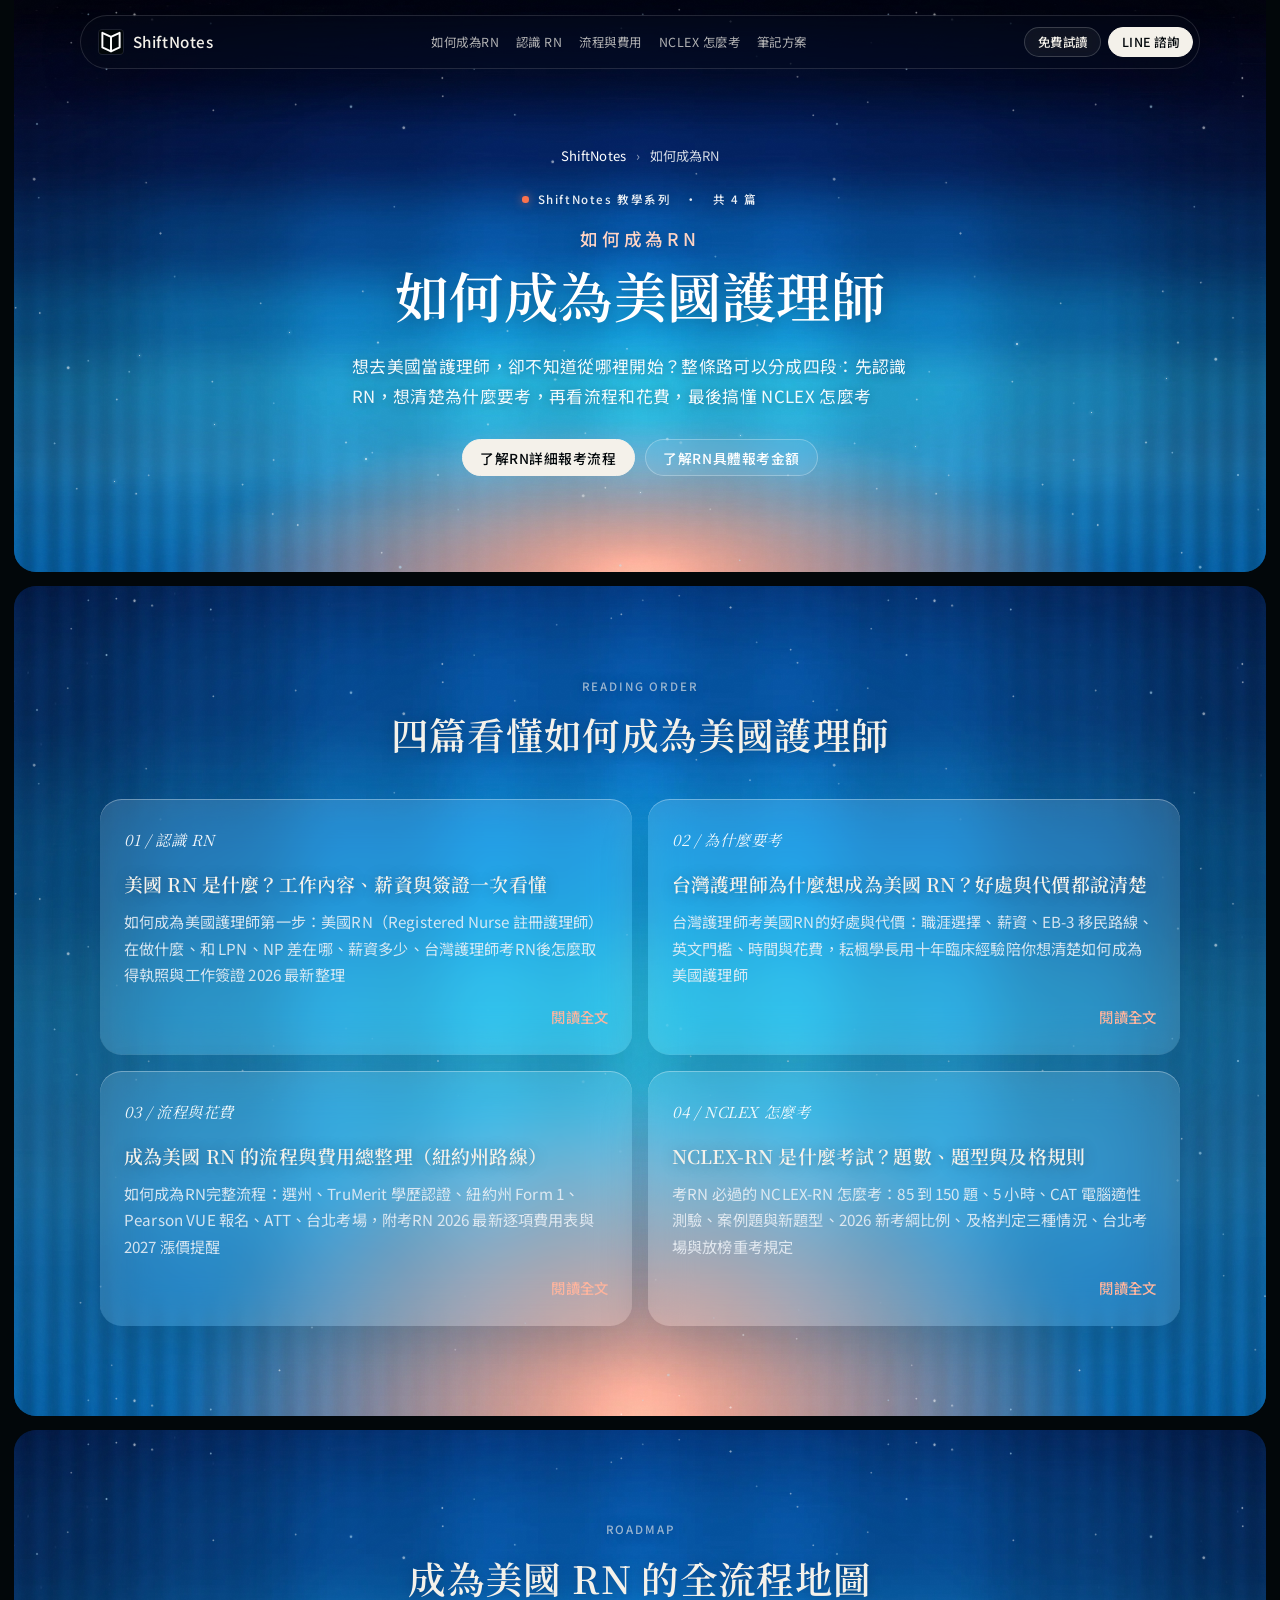
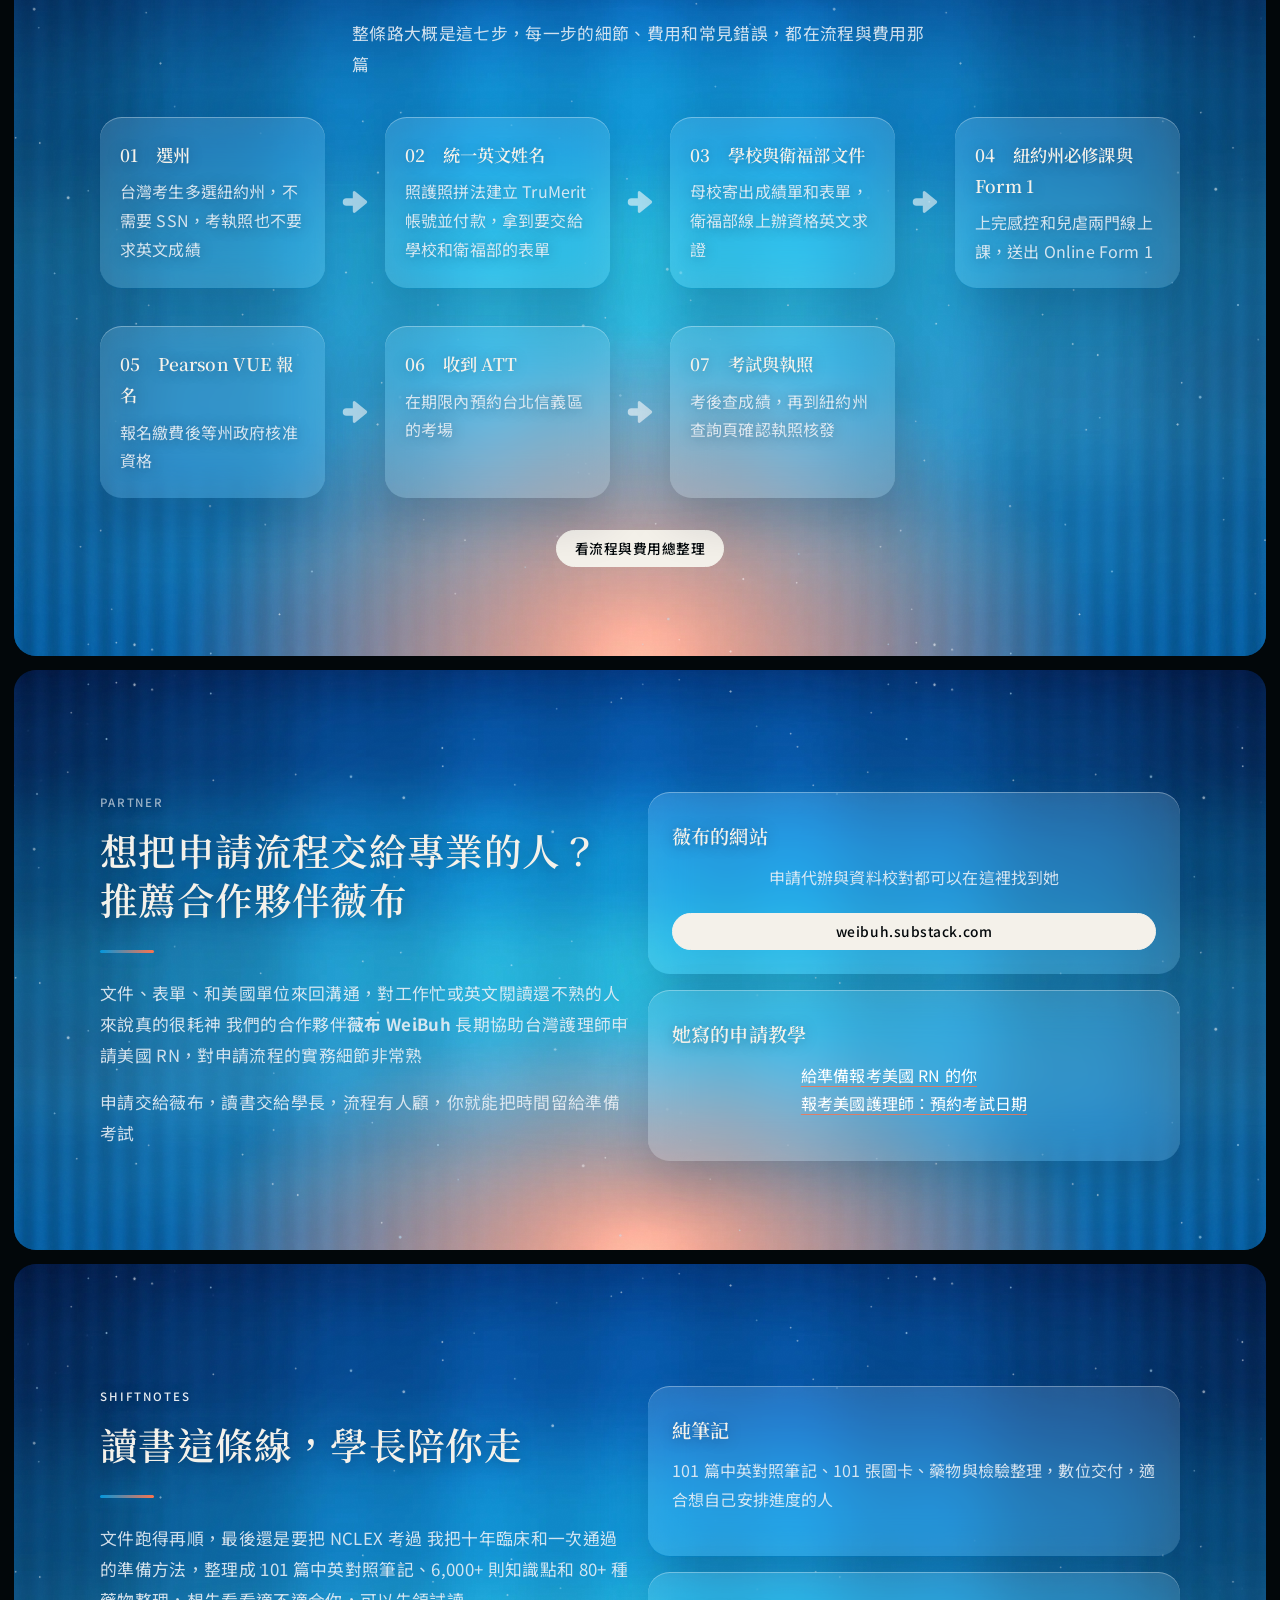
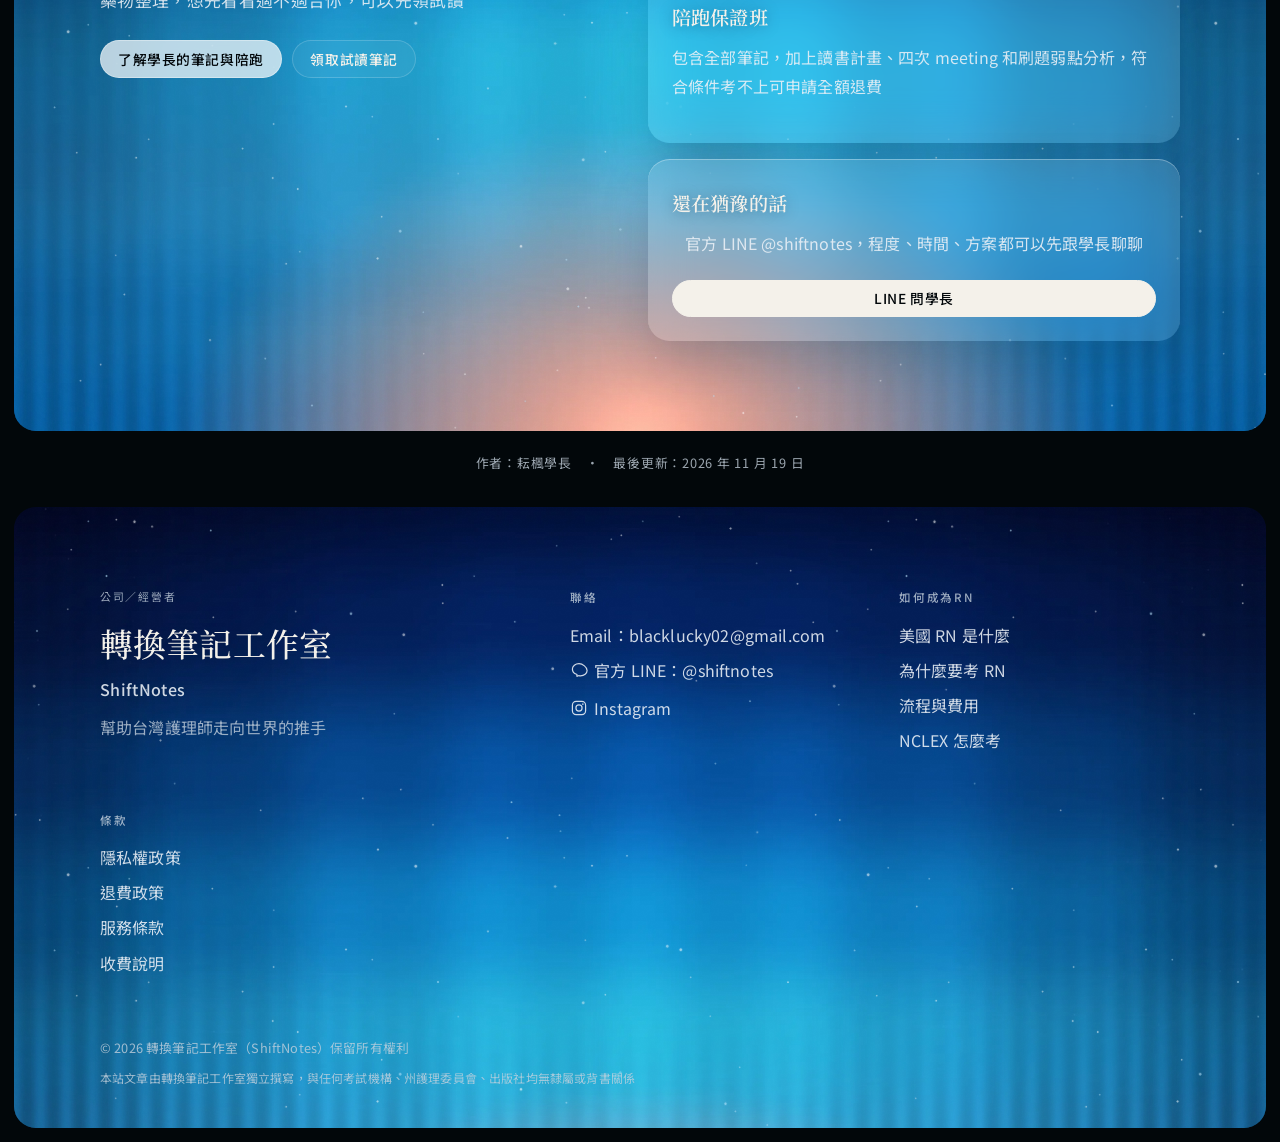
<file: articles/index.html>
<!DOCTYPE html>
<html lang="zh-Hant-TW">
<head>
  <meta charset="utf-8">
  <meta name="viewport" content="width=device-width, initial-scale=1">
  <title>如何成為美國護理師｜如何成為RN 完整教學：流程、費用、NCLEX 怎麼考（2026）</title>
  <meta name="description" content="如何成為美國護理師？耘楓學長整理的如何成為RN系列：美國RN是什麼、為什麼要考RN、考RN流程與費用總表、NCLEX-RN 怎麼考，2026 最新版，台灣護理師從這裡開始">
  <meta name="robots" content="index,follow,max-image-preview:large">
  <meta name="author" content="耘楓學長">
  <link rel="canonical" href="https://shiftnotes.github.io/articles/">
  <link rel="alternate" hreflang="zh-Hant-TW" href="https://shiftnotes.github.io/articles/">
  <meta property="og:type" content="website">
  <meta property="og:locale" content="zh_TW">
  <meta property="og:site_name" content="耘楓學長 | shiftnotes">
  <meta property="og:title" content="如何成為美國護理師｜如何成為RN 完整教學：流程、費用、NCLEX 怎麼考（2026）">
  <meta property="og:description" content="如何成為美國護理師？耘楓學長整理的如何成為RN系列：美國RN是什麼、為什麼要考RN、考RN流程與費用總表、NCLEX-RN 怎麼考，2026 最新版，台灣護理師從這裡開始">
  <meta property="og:url" content="https://shiftnotes.github.io/articles/">
  <meta property="og:image" content="https://shiftnotes.github.io/assets/og-image.png">
  <meta property="article:modified_time" content="2026-11-19">
  <meta name="twitter:card" content="summary_large_image">
  <meta name="theme-color" content="#02070A">
  <link rel="icon" href="/favicon.ico" sizes="any">
  <link rel="icon" href="/favicon.svg" type="image/svg+xml">
  <link rel="icon" href="/assets/favicon-192.png" type="image/png" sizes="192x192">
  <link rel="apple-touch-icon" href="/assets/apple-touch-icon.png" sizes="180x180">
  <link rel="preconnect" href="https://fonts.googleapis.com">
  <link rel="preconnect" href="https://fonts.gstatic.com" crossorigin>
  <link href="https://fonts.googleapis.com/css2?family=Noto+Sans+TC:wght@400;500;700&family=Noto+Serif+TC:wght@600;700&display=swap" rel="stylesheet">
  <link rel="stylesheet" href="../css/styles.css?v=hero14">
  <link rel="stylesheet" href="../css/articles.css?v=a17">
  <script type="application/ld+json">{"@context": "https://schema.org", "@graph": [{"@type": "Organization", "@id": "https://shiftnotes.github.io/#organization", "name": "ShiftNotes", "alternateName": "轉換筆記工作室", "url": "https://shiftnotes.github.io/", "logo": "https://shiftnotes.github.io/assets/logo-512.png", "email": "blacklucky02@gmail.com", "sameAs": ["https://line.me/R/ti/p/@shiftnotes", "https://www.instagram.com/shiftnotes1991/"]}, {"@type": "Person", "@id": "https://shiftnotes.github.io/#person", "name": "耘楓學長", "jobTitle": "臨床護理師，NCLEX-RN 一次通過", "worksFor": {"@id": "https://shiftnotes.github.io/#organization"}, "sameAs": ["https://www.instagram.com/shiftnotes1991/"]}, {"@type": "CollectionPage", "@id": "https://shiftnotes.github.io/articles/#collection", "url": "https://shiftnotes.github.io/articles/", "name": "如何成為美國護理師｜如何成為RN 完整教學：流程、費用、NCLEX 怎麼考（2026）", "description": "如何成為美國護理師？耘楓學長整理的如何成為RN系列：美國RN是什麼、為什麼要考RN、考RN流程與費用總表、NCLEX-RN 怎麼考，2026 最新版，台灣護理師從這裡開始", "inLanguage": "zh-Hant-TW", "dateModified": "2026-11-19", "publisher": {"@id": "https://shiftnotes.github.io/#organization"}, "mainEntity": {"@type": "ItemList", "itemListElement": [{"@type": "ListItem", "position": 1, "url": "https://shiftnotes.github.io/articles/what-is-us-rn.html", "name": "如何成為RN｜美國RN是什麼？註冊護理師工作內容、薪資與簽證（2026）"}, {"@type": "ListItem", "position": 2, "url": "https://shiftnotes.github.io/articles/why-take-us-rn.html", "name": "如何成為RN｜台灣護理師為什麼要考美國RN？職涯、薪資與移民路線（2026）"}, {"@type": "ListItem", "position": 3, "url": "https://shiftnotes.github.io/articles/nclex-rn-process-cost.html", "name": "如何成為RN｜考RN流程與費用總整理 2026：台灣護理師申請紐約州 NCLEX-RN"}, {"@type": "ListItem", "position": 4, "url": "https://shiftnotes.github.io/articles/what-is-nclex-rn.html", "name": "如何成為RN｜NCLEX-RN是什麼考試？題數、題型、CAT 與及格規則（2026 新版）"}]}}, {"@type": "BreadcrumbList", "itemListElement": [{"@type": "ListItem", "position": 1, "name": "ShiftNotes", "item": "https://shiftnotes.github.io/"}, {"@type": "ListItem", "position": 2, "name": "如何成為RN", "item": "https://shiftnotes.github.io/articles/"}]}]}</script>
</head>
<body class="article-page">
  <header class="site-header">
    <a class="skip-link" href="#main">跳至主要內容</a>
    <div class="header-inner">
      <a class="logo" href="../index.html">
        <span class="logo-mark" aria-hidden="true"></span>
        <span class="logo-text">ShiftNotes</span>
      </a>
      <nav class="nav-desktop" aria-label="主要">
        <a href="../articles/index.html">如何成為RN</a>
        <a href="../articles/what-is-us-rn.html">認識 RN</a>
        <a href="../articles/nclex-rn-process-cost.html">流程與費用</a>
        <a href="../articles/what-is-nclex-rn.html">NCLEX 怎麼考</a>
        <a href="../index.html#plans">筆記方案</a>
      </nav>
      <div class="header-actions">
      <a class="btn btn-sm btn-ghost header-trial" href="https://drive.google.com/drive/folders/1croN3e0fPb0H_4UqSa8RR00lFnD3cMA1" target="_blank" rel="noopener">免費試讀</a>
      <a class="btn btn-sm btn-solid header-cta" href="https://line.me/R/ti/p/@shiftnotes" target="_blank" rel="noopener noreferrer">LINE 諮詢</a>
      </div>
      <button class="nav-toggle" type="button" aria-expanded="false" aria-controls="nav-mobile" aria-label="開啟選單">
        <span></span><span></span><span></span>
      </button>
    </div>
  </header>
  <div id="nav-mobile" class="nav-mobile" hidden>
    <nav aria-label="行動版選單">
      <a href="../articles/index.html">如何成為美國護理師</a>
      <a href="../articles/what-is-us-rn.html">美國 RN 是什麼</a>
      <a href="../articles/why-take-us-rn.html">為什麼要考 RN</a>
      <a href="../articles/nclex-rn-process-cost.html">流程與費用</a>
      <a href="../articles/what-is-nclex-rn.html">NCLEX 怎麼考</a>
      <a href="../index.html#plans">筆記方案</a>
      <a class="btn btn-invert" href="https://line.me/R/ti/p/@shiftnotes" target="_blank" rel="noopener noreferrer">LINE 官方帳號諮詢</a>
    </nav>
  </div>
  <main id="main">
    <section class="hero article-hero" aria-labelledby="page-title">
      <div class="hero-sky" aria-hidden="true">
        <div class="hero-glow"></div>
        <div class="hero-rays"></div>
        <div class="bubble-live">
          <span class="wubble" style="left:10%;top:62%;--s:1px;--t:11s;--d:0s"></span>
          <span class="wubble" style="left:16%;top:74%;--s:1px;--t:9s;--d:1.2s"></span>
          <span class="wubble" style="left:22%;top:58%;--s:1px;--t:13s;--d:0.4s"></span>
          <span class="wubble" style="left:28%;top:80%;--s:2px;--t:10s;--d:2s"></span>
          <span class="wubble" style="left:36%;top:68%;--s:1px;--t:8s;--d:0.8s"></span>
          <span class="wubble" style="left:44%;top:82%;--s:1px;--t:12s;--d:1.6s"></span>
          <span class="wubble" style="left:58%;top:76%;--s:1px;--t:9s;--d:0.2s"></span>
          <span class="wubble" style="left:66%;top:64%;--s:1px;--t:14s;--d:2.4s"></span>
          <span class="wubble" style="left:72%;top:78%;--s:1px;--t:10s;--d:0.6s"></span>
          <span class="wubble" style="left:80%;top:60%;--s:2px;--t:11s;--d:1.8s"></span>
          <span class="wubble" style="left:86%;top:72%;--s:1px;--t:8s;--d:0.3s"></span>
          <span class="wubble" style="left:92%;top:66%;--s:1px;--t:13s;--d:2.1s"></span>
          <span class="wubble" style="left:8%;top:84%;--s:1px;--t:12s;--d:1s"></span>
          <span class="wubble" style="left:50%;top:86%;--s:1px;--t:15s;--d:0.9s"></span>
        </div>
        <div class="hero-stars"></div>
        <div class="hero-noise"></div>
      </div>
      <div class="hero-inner article-hero-inner">
        <nav class="crumbs" aria-label="麵包屑"><ol><li><a href="../index.html">ShiftNotes</a></li><li aria-current="page">如何成為RN</li></ol></nav>
        <span class="hero-kicker">ShiftNotes 教學系列　·　共 4 篇</span>
        <h1 id="page-title"><span class="h1-series">如何成為RN</span>如何成為美國護理師</h1>
        <p class="hero-sub article-lead">想去美國當護理師，卻不知道從哪裡開始？整條路可以分成四段：先認識 RN，想清楚為什麼要考，再看流程和花費，最後搞懂 NCLEX 怎麼考</p>
        <div class="hero-actions">
          <a class="btn btn-solid" href="nclex-rn-process-cost.html">了解RN詳細報考流程</a>
          <a class="btn btn-ghost" href="nclex-rn-process-cost.html#cost">了解RN具體報考金額</a>
        </div>
      </div>
    </section>

    <section class="atm-midn section-soft section" id="list" aria-labelledby="list-title">
      <div class="section-sky" aria-hidden="true">
        <div class="section-glow"></div>
        <div class="section-rays"></div>
        <div class="section-noise"></div>
      </div>
      <div class="wrap">
        <div class="section-head">
          <span class="eyebrow">Reading order</span>
          <h2 class="section-title" id="list-title">四篇看懂如何成為美國護理師</h2>
        </div>
        <div class="sell-grid article-grid">
          <a class="sell-item article-card" href="what-is-us-rn.html">
            <span class="feature-index">01  /  認識 RN</span>
            <h3>美國 RN 是什麼？工作內容、薪資與簽證一次看懂</h3>
            <p>如何成為美國護理師第一步：美國RN（Registered Nurse 註冊護理師）在做什麼、和 LPN、NP 差在哪、薪資多少、台灣護理師考RN後怎麼取得執照與工作簽證 2026 最新整理</p>
            <span class="card-more">閱讀全文</span>
          </a>
          <a class="sell-item article-card" href="why-take-us-rn.html">
            <span class="feature-index">02  /  為什麼要考</span>
            <h3>台灣護理師為什麼想成為美國 RN？好處與代價都說清楚</h3>
            <p>台灣護理師考美國RN的好處與代價：職涯選擇、薪資、EB-3 移民路線、英文門檻、時間與花費，耘楓學長用十年臨床經驗陪你想清楚如何成為美國護理師</p>
            <span class="card-more">閱讀全文</span>
          </a>
          <a class="sell-item article-card" href="nclex-rn-process-cost.html">
            <span class="feature-index">03  /  流程與花費</span>
            <h3>成為美國 RN 的流程與費用總整理（紐約州路線）</h3>
            <p>如何成為RN完整流程：選州、TruMerit 學歷認證、紐約州 Form 1、Pearson VUE 報名、ATT、台北考場，附考RN 2026 最新逐項費用表與 2027 漲價提醒</p>
            <span class="card-more">閱讀全文</span>
          </a>
          <a class="sell-item article-card" href="what-is-nclex-rn.html">
            <span class="feature-index">04  /  NCLEX 怎麼考</span>
            <h3>NCLEX-RN 是什麼考試？題數、題型與及格規則</h3>
            <p>考RN 必過的 NCLEX-RN 怎麼考：85 到 150 題、5 小時、CAT 電腦適性測驗、案例題與新題型、2026 新考綱比例、及格判定三種情況、台北考場與放榜重考規定</p>
            <span class="card-more">閱讀全文</span>
          </a>
        </div>
      </div>
    </section>

    <section class="atm-blue section-soft section" id="map" aria-labelledby="map-title">
      <div class="section-sky" aria-hidden="true">
        <div class="section-glow"></div>
        <div class="section-rays"></div>
        <div class="section-noise"></div>
      </div>
      <div class="wrap">
        <div class="section-head">
          <span class="eyebrow">Roadmap</span>
          <h2 class="section-title" id="map-title">成為美國 RN 的全流程地圖</h2>
          <p class="lede">整條路大概是這七步，每一步的細節、費用和常見錯誤，都在流程與費用那篇</p>
        </div>
        <ol class="steps steps-seven">
          <li>
            <h3>01　選州</h3>
            <p>台灣考生多選紐約州，不需要 SSN，考執照也不要求英文成績</p>
          </li>
          <li>
            <h3>02　統一英文姓名</h3>
            <p>照護照拼法建立 TruMerit 帳號並付款，拿到要交給學校和衛福部的表單</p>
          </li>
          <li>
            <h3>03　學校與衛福部文件</h3>
            <p>母校寄出成績單和表單，衛福部線上辦資格英文求證</p>
          </li>
          <li>
            <h3>04　紐約州必修課與 Form 1</h3>
            <p>上完感控和兒虐兩門線上課，送出 Online Form 1</p>
          </li>
          <li>
            <h3>05　Pearson VUE 報名</h3>
            <p>報名繳費後等州政府核准資格</p>
          </li>
          <li>
            <h3>06　收到 ATT</h3>
            <p>在期限內預約台北信義區的考場</p>
          </li>
          <li>
            <h3>07　考試與執照</h3>
            <p>考後查成績，再到紐約州查詢頁確認執照核發</p>
          </li>
        </ol>
        <div class="hero-actions section-actions"><a class="btn btn-invert" href="nclex-rn-process-cost.html">看流程與費用總整理</a></div>
      </div>
    </section>

    <section class="atm-midn section" id="partner" aria-labelledby="partner-title">
      <div class="section-sky" aria-hidden="true">
        <div class="section-glow"></div>
        <div class="section-rays"></div>
        <div class="section-noise"></div>
      </div>
      <div class="wrap">
        <div class="contact-grid">
          <div>
            <span class="eyebrow">Partner</span>
            <h2 class="section-title" id="partner-title">想把申請流程交給專業的人？<br>推薦合作夥伴薇布</h2>
            <span class="rule"></span>
            <p class="lede">文件、表單、和美國單位來回溝通，對工作忙或英文閱讀還不熟的人來說真的很耗神 我們的合作夥伴<strong>薇布 WeiBuh</strong> 長期協助台灣護理師申請美國 RN，對申請流程的實務細節非常熟</p>
            <p class="lede">申請交給薇布，讀書交給學長，流程有人顧，你就能把時間留給準備考試</p>
          </div>
          <div>
            <div class="contact-card">
              <h3>薇布的網站</h3>
              <p>申請代辦與資料校對都可以在這裡找到她</p>
              <a class="btn btn-invert btn-block" href="https://weibuh.substack.com" target="_blank" rel="noopener">weibuh.substack.com</a>
            </div>
            <div class="contact-card">
              <h3>她寫的申請教學</h3>
              <p><a href="https://weibuh.substack.com/p/rn" target="_blank" rel="noopener">給準備報考美國 RN 的你</a><br><a href="https://weibuh.substack.com/p/passrn" target="_blank" rel="noopener">報考美國護理師：預約考試日期</a></p>
            </div>
          </div>
        </div>
      </div>
    </section>

    <section class="atm-warm section-ink section" id="plans-cta" aria-labelledby="cta-title">
      <div class="section-sky" aria-hidden="true">
        <div class="section-glow"></div>
        <div class="section-rays"></div>
        <div class="section-noise"></div>
      </div>
      <div class="wrap">
        <div class="contact-grid">
          <div>
            <span class="eyebrow">ShiftNotes</span>
            <h2 class="section-title" id="cta-title">讀書這條線，學長陪你走</h2>
            <span class="rule"></span>
            <p class="lede">文件跑得再順，最後還是要把 NCLEX 考過 我把十年臨床和一次通過的準備方法，整理成 101 篇中英對照筆記、6,000+ 則知識點和 80+ 種藥物整理，想先看看適不適合你，可以先領試讀</p>
            <div class="hero-actions" style="margin-top:1.5rem;">
              <a class="btn btn-ink" href="https://shiftnotes.github.io/#plans">了解學長的筆記與陪跑</a>
              <a class="btn btn-ghost" href="https://drive.google.com/drive/folders/1croN3e0fPb0H_4UqSa8RR00lFnD3cMA1" target="_blank" rel="noopener">領取試讀筆記</a>
            </div>
          </div>
          <div>
            <div class="contact-card">
              <h3>純筆記</h3>
              <p>101 篇中英對照筆記、101 張圖卡、藥物與檢驗整理，數位交付，適合想自己安排進度的人</p>
            </div>
            <div class="contact-card">
              <h3>陪跑保證班</h3>
              <p>包含全部筆記，加上讀書計畫、四次 meeting 和刷題弱點分析，符合條件考不上可申請全額退費</p>
            </div>
            <div class="contact-card">
              <h3>還在猶豫的話</h3>
              <p>官方 LINE @shiftnotes，程度、時間、方案都可以先跟學長聊聊</p>
              <a class="btn btn-invert btn-block" href="https://line.me/R/ti/p/@shiftnotes" target="_blank" rel="noopener noreferrer">LINE 問學長</a>
            </div>
          </div>
        </div>
      </div>
    </section>

    <div class="article-byline"><div class="wrap"><p>作者：耘楓學長　·　最後更新：2026 年 11 月 19 日</p></div></div>

  </main>

  <footer class="site-footer">
    <div class="section-sky footer-sky" aria-hidden="true">
      <div class="section-glow"></div>
      <div class="section-rays"></div>
      <div class="section-noise"></div>
    </div>
    <div class="wrap">
      <div class="footer-top">
        <div class="footer-identity">
          <p class="footer-kicker">公司／經營者</p>
          <p class="footer-company">轉換筆記工作室</p>
          <p class="footer-brand">ShiftNotes</p>
          <p class="muted footer-tag">幫助台灣護理師走向世界的推手</p>
        </div>
        <div class="footer-col">
          <h2>聯絡</h2>
          <ul>
            <li>Email：<a href="mailto:blacklucky02@gmail.com">blacklucky02@gmail.com</a></li>
            <li><a class="social-inline" href="https://line.me/R/ti/p/@shiftnotes" target="_blank" rel="noopener noreferrer" aria-label="官方 LINE"><svg class="icon-line" viewBox="0 0 24 24" width="18" height="18" aria-hidden="true" focusable="false"><path fill="none" stroke="currentColor" stroke-width="1.6" stroke-linejoin="round" stroke-linecap="round" d="M12 3.5c-4.85 0-8.8 3.25-8.8 7.25 0 3.2 2.25 5.95 5.5 6.9.25.07.52.22.6.48.07.22.05.52-.02.78l-.18 1.05c-.07.4.2.57.54.4l1.62-.8c.2-.1.38-.14.58-.1.7.18 1.42.29 2.16.29 4.85 0 8.8-3.25 8.8-7.25S16.85 3.5 12 3.5z"/></svg><span>官方 LINE：@shiftnotes</span></a></li>
            <li><a class="social-inline" href="https://www.instagram.com/shiftnotes1991/" target="_blank" rel="noopener" aria-label="Instagram"><svg class="icon-ig" viewBox="0 0 24 24" width="18" height="18" aria-hidden="true" focusable="false"><rect x="3.2" y="3.2" width="17.6" height="17.6" rx="5" fill="none" stroke="currentColor" stroke-width="1.6"/><circle cx="12" cy="12" r="4.1" fill="none" stroke="currentColor" stroke-width="1.6"/><circle cx="17.15" cy="6.85" r="1.05" fill="currentColor"/></svg><span>Instagram</span></a></li>
          </ul>
        </div>
        <div class="footer-col">
          <h2>如何成為RN</h2>
          <ul>
            <li><a href="../articles/what-is-us-rn.html">美國 RN 是什麼</a></li>
            <li><a href="../articles/why-take-us-rn.html">為什麼要考 RN</a></li>
            <li><a href="../articles/nclex-rn-process-cost.html">流程與費用</a></li>
            <li><a href="../articles/what-is-nclex-rn.html">NCLEX 怎麼考</a></li>
          </ul>
        </div>
        <div class="footer-col">
          <h2>條款</h2>
          <ul>
            <li><a href="../privacy.html">隱私權政策</a></li>
            <li><a href="../refund.html">退費政策</a></li>
            <li><a href="../terms.html">服務條款</a></li>
            <li><a href="../index.html#fees">收費說明</a></li>
          </ul>
        </div>
      </div>
      <div class="footer-bottom">
        <div>
          <p class="copyright">© <span class="js-year">2026</span> 轉換筆記工作室（ShiftNotes）保留所有權利</p>
          <p class="site-disclaimer">本站文章由轉換筆記工作室獨立撰寫，與任何考試機構、州護理委員會、出版社均無隸屬或背書關係</p>
        </div>
      </div>
    </div>
  </footer>

  <script src="../js/main.js?v=disc1"></script>
</body>
</html>
</file>
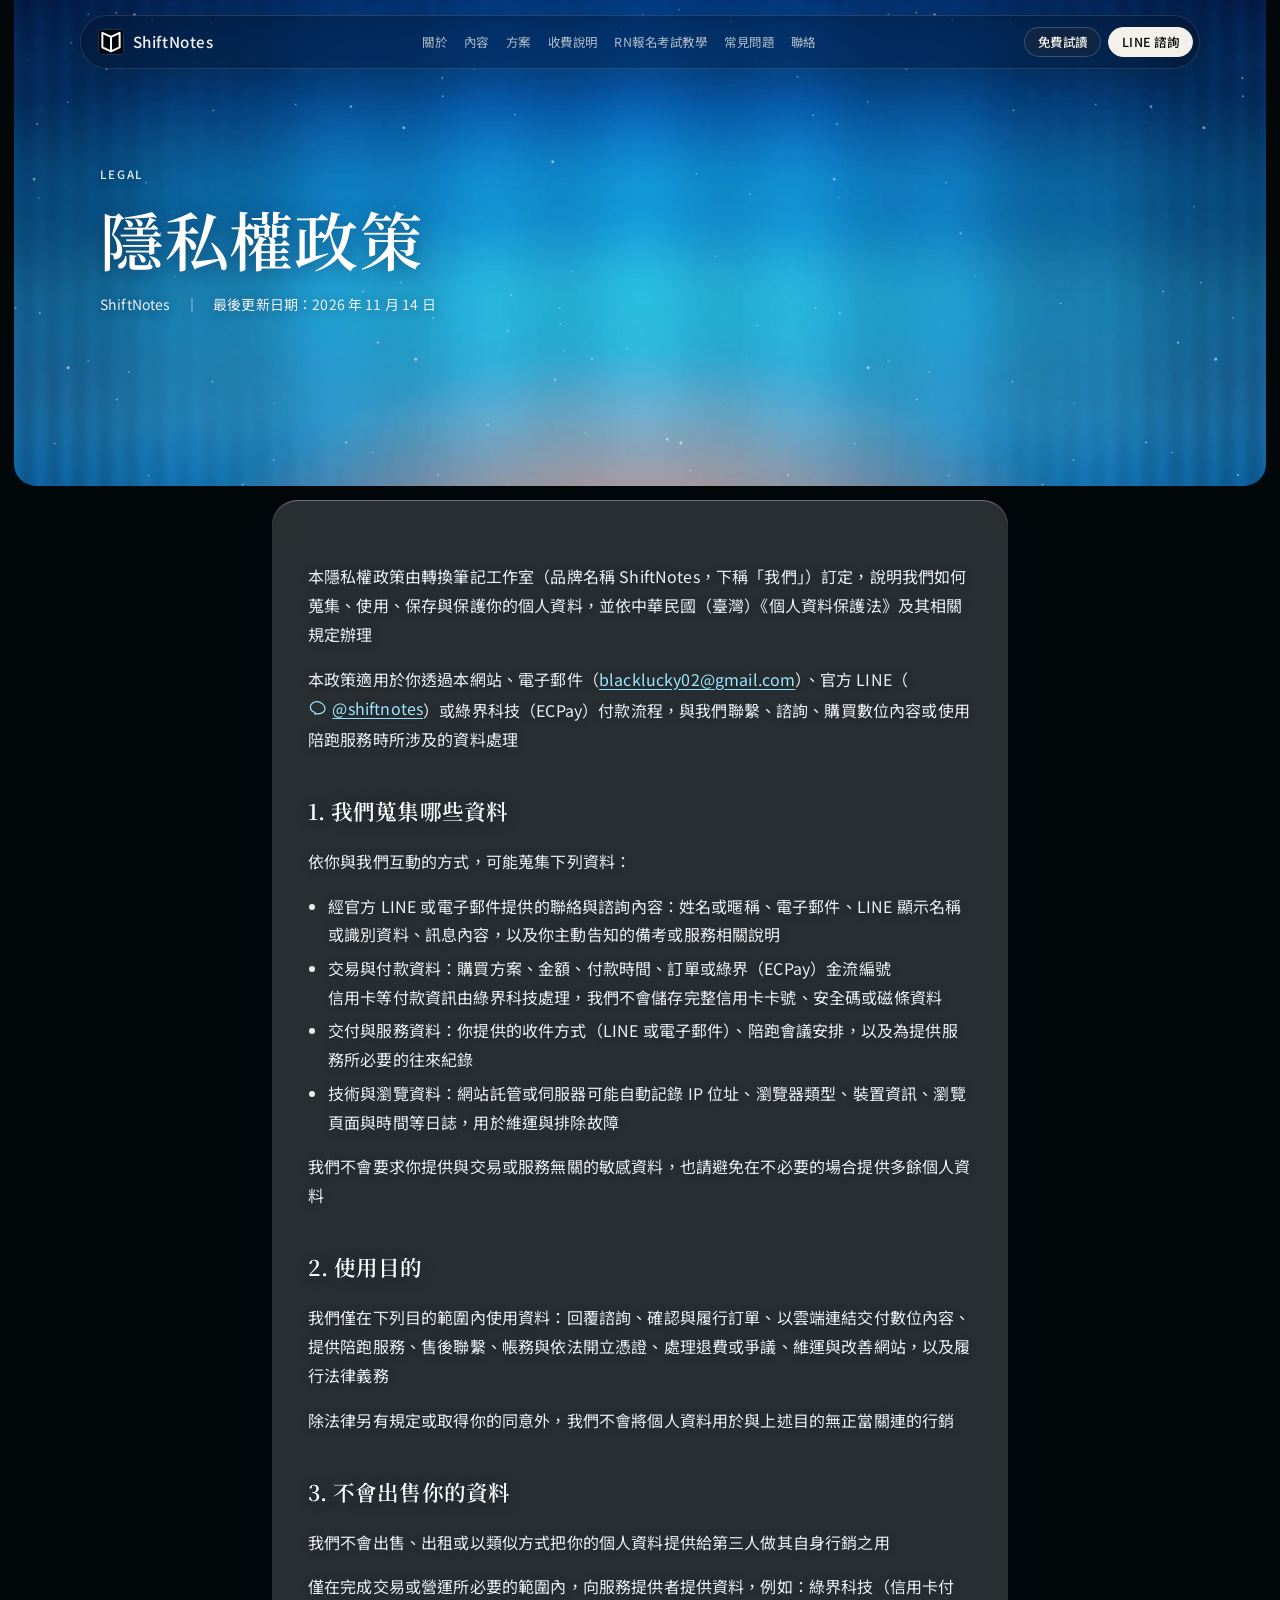
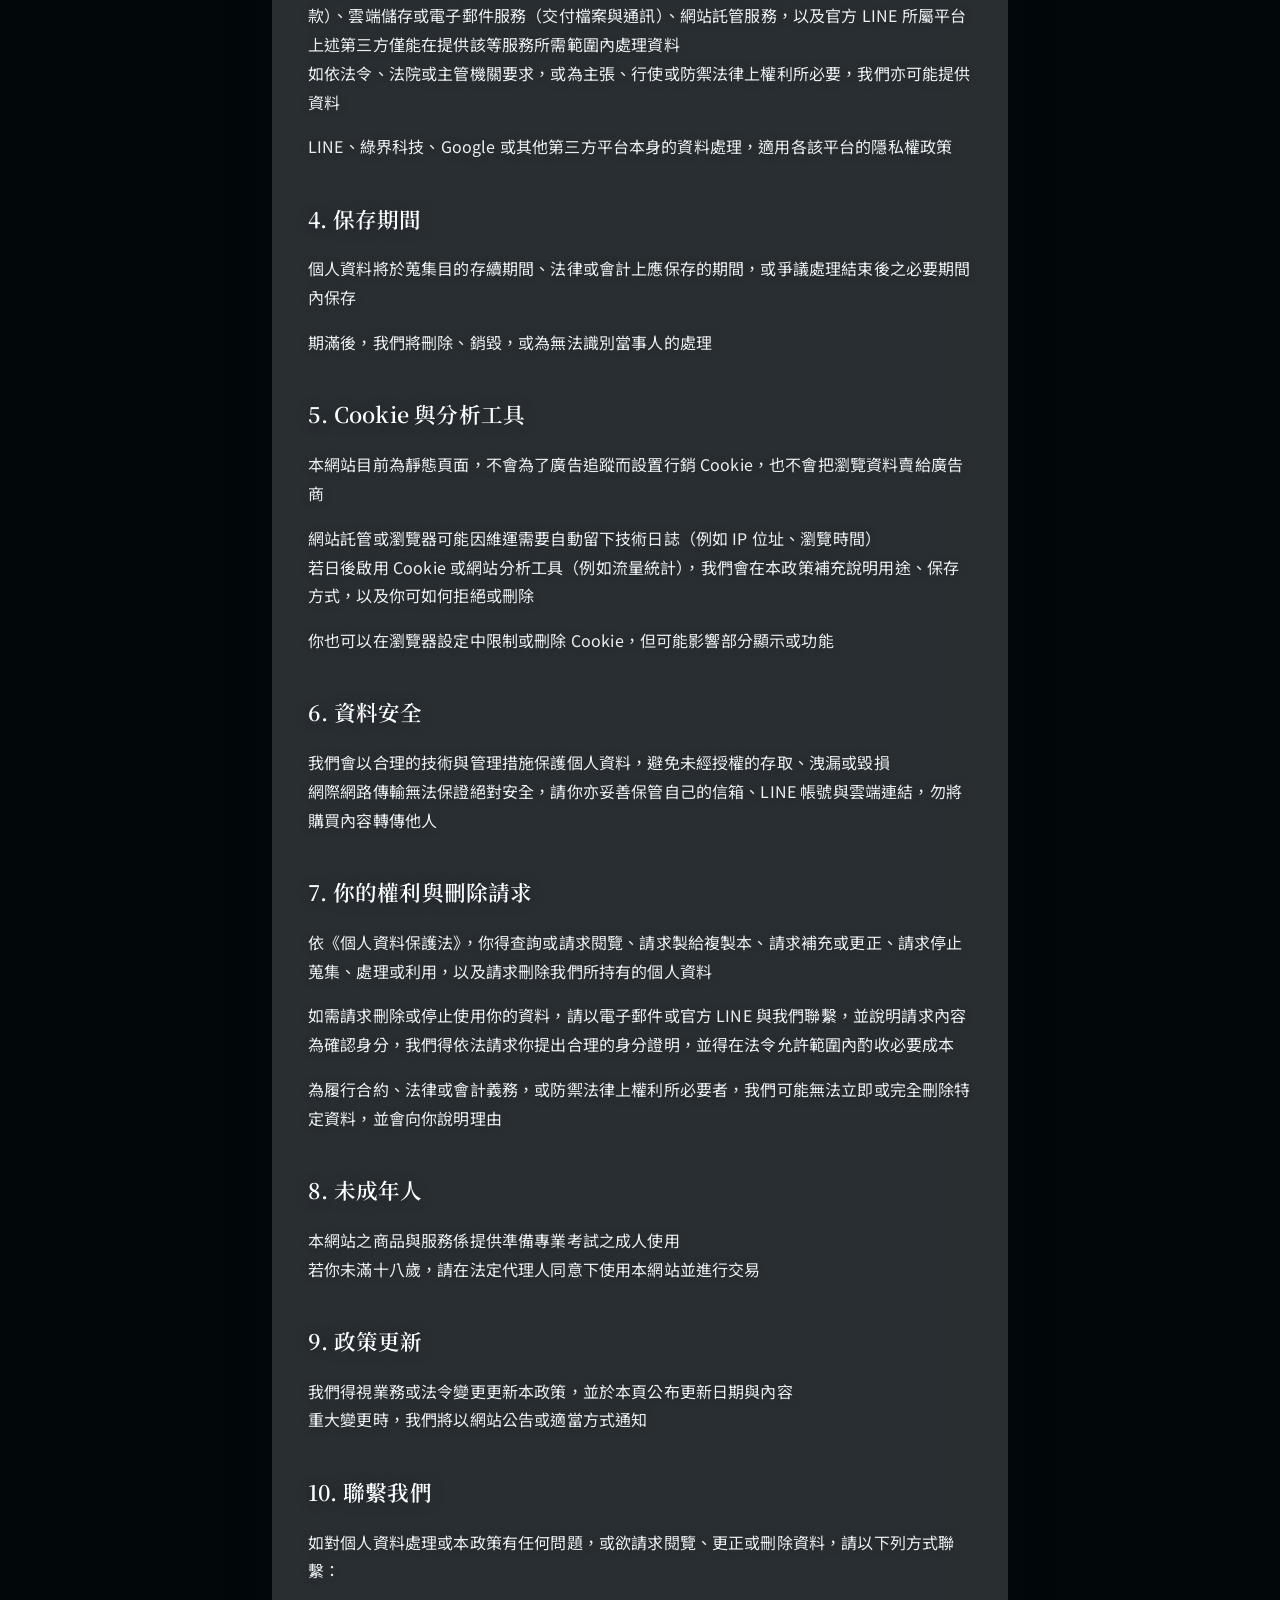
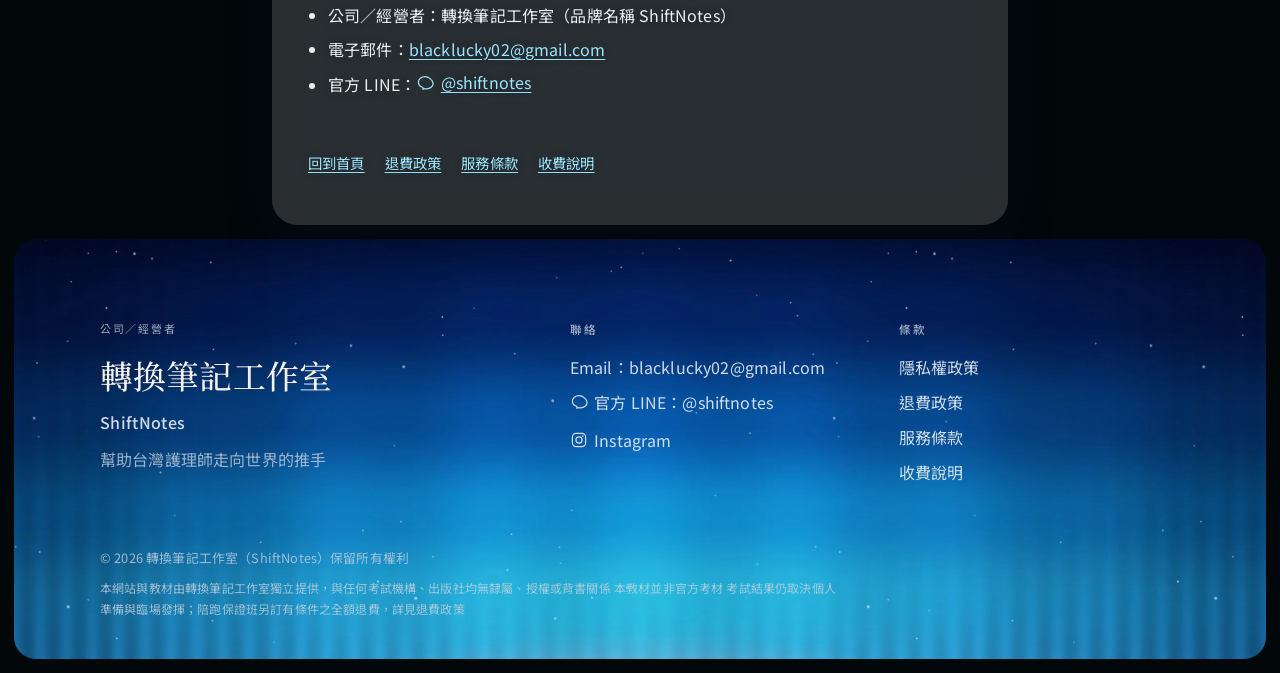
<file: privacy.html>
<!DOCTYPE html>
<html lang="zh-Hant-TW">
<head>
  <meta charset="utf-8">
  <meta name="viewport" content="width=device-width, initial-scale=1">
  <title>隱私權政策｜ShiftNotes</title>
  <meta name="description" content="ShiftNotes 隱私權政策：說明我們如何蒐集、使用與保護你的個人資料">
  <meta name="robots" content="index,follow">
  <link rel="canonical" href="https://shiftnotes.github.io/privacy.html">
  <link rel="alternate" hreflang="zh-Hant-TW" href="https://shiftnotes.github.io/privacy.html">
  <meta property="og:type" content="website">
  <meta property="og:locale" content="zh_TW">
  <meta property="og:site_name" content="耘楓學長 | shiftnotes">
  <meta property="og:title" content="隱私權政策｜ShiftNotes">
  <meta property="og:description" content="ShiftNotes 隱私權政策：說明我們如何蒐集、使用與保護你的個人資料">
  <meta property="og:url" content="https://shiftnotes.github.io/privacy.html">
  <meta property="og:image" content="https://shiftnotes.github.io/assets/og-image.png">
  <meta name="twitter:card" content="summary_large_image">
  <meta name="theme-color" content="#02070A">
  <link rel="icon" href="/favicon.ico" sizes="any">
  <link rel="icon" href="/favicon.svg" type="image/svg+xml">
  <link rel="icon" href="/assets/favicon-192.png" type="image/png" sizes="192x192">
  <link rel="apple-touch-icon" href="/assets/apple-touch-icon.png" sizes="180x180">
  <link rel="preconnect" href="https://fonts.googleapis.com">
  <link rel="preconnect" href="https://fonts.gstatic.com" crossorigin>
  <link href="https://fonts.googleapis.com/css2?family=Cormorant+Garamond:ital,wght@0,500;0,600;1,500;1,600&family=Inter:wght@400;500;600&family=Noto+Sans+TC:wght@400;500;700&family=Noto+Serif+TC:wght@500;600;700&display=swap" rel="stylesheet">
  <link rel="stylesheet" href="css/styles.css?v=hero14">
</head>
<body class="legal-page">
  <header class="site-header">
    <a class="skip-link" href="#main">跳至主要內容</a>
    <div class="header-inner">
      <a class="logo" href="index.html">
        <span class="logo-mark" aria-hidden="true"></span>
        <span class="logo-text">ShiftNotes</span>
      </a>
      <nav class="nav-desktop" aria-label="主要">
        <a href="index.html#about">關於</a>
        <a href="index.html#contents">內容</a>
        <a href="index.html#plans">方案</a>
        <a href="index.html#fees">收費說明</a>
        <a href="articles/">RN報名考試教學</a>
        <a href="index.html#faq">常見問題</a>
        <a href="index.html#contact">聯絡</a>
      </nav>
      <div class="header-actions">
      <a class="btn btn-sm btn-ghost header-trial" href="https://drive.google.com/drive/folders/1croN3e0fPb0H_4UqSa8RR00lFnD3cMA1" target="_blank" rel="noopener">免費試讀</a>
      <a class="btn btn-sm btn-solid header-cta" href="https://line.me/R/ti/p/@shiftnotes" target="_blank" rel="noopener noreferrer">LINE 諮詢</a>
      </div>
      <button class="nav-toggle" type="button" aria-expanded="false" aria-controls="nav-mobile" aria-label="開啟選單">
        <span></span><span></span><span></span>
      </button>
    </div>
  </header>
  <div id="nav-mobile" class="nav-mobile" hidden>
    <nav aria-label="行動版選單">
      <a href="index.html#about">關於</a>
      <a href="index.html#plans">方案</a>
      <a href="index.html#fees">收費說明</a>
      <a href="articles/">RN報名考試教學</a>
      <a href="index.html#contact">聯絡</a>
      <a href="privacy.html">隱私權政策</a>
      <a href="refund.html">退費政策</a>
      <a href="terms.html">服務條款</a>
      <a class="btn btn-invert" href="https://line.me/R/ti/p/@shiftnotes" target="_blank" rel="noopener noreferrer">LINE 官方帳號諮詢</a>
    </nav>
  </div>

  <main id="main" class="legal-main">
    <div class="section-sky legal-page-sky" aria-hidden="true">
      <div class="section-glow"></div>
      <div class="section-rays"></div>
      <div class="section-noise"></div>
    </div>

    <header class="legal-hero">
      <div class="section-sky" aria-hidden="true">
        <div class="section-glow"></div>
        <div class="section-rays"></div>
        <div class="section-noise"></div>
      </div>

      <div class="wrap">
        <span class="eyebrow">Legal</span>
        <h1>隱私權政策</h1>
        <p class="legal-meta">ShiftNotes　｜　最後更新日期：2026 年 11 月 14 日</p>
      </div>
    </header>
    <article class="wrap legal-body">
      <p>本隱私權政策由轉換筆記工作室（品牌名稱 ShiftNotes，下稱「我們」）訂定，說明我們如何蒐集、使用、保存與保護你的個人資料，並依中華民國（臺灣）《個人資料保護法》及其相關規定辦理</p>
      <p>本政策適用於你透過本網站、電子郵件（<a href="mailto:blacklucky02@gmail.com">blacklucky02@gmail.com</a>）、官方 LINE（<a class="social-inline" href="https://line.me/R/ti/p/@shiftnotes" target="_blank" rel="noopener noreferrer" aria-label="官方 LINE @shiftnotes"><svg class="icon-line" viewBox="0 0 24 24" width="18" height="18" aria-hidden="true" focusable="false"><path fill="none" stroke="currentColor" stroke-width="1.6" stroke-linejoin="round" stroke-linecap="round" d="M12 3.5c-4.85 0-8.8 3.25-8.8 7.25 0 3.2 2.25 5.95 5.5 6.9.25.07.52.22.6.48.07.22.05.52-.02.78l-.18 1.05c-.07.4.2.57.54.4l1.62-.8c.2-.1.38-.14.58-.1.7.18 1.42.29 2.16.29 4.85 0 8.8-3.25 8.8-7.25S16.85 3.5 12 3.5z"/></svg><span>@shiftnotes</span></a>）或綠界科技（ECPay）付款流程，與我們聯繫、諮詢、購買數位內容或使用陪跑服務時所涉及的資料處理</p>

      <h2>1. 我們蒐集哪些資料</h2>
      <p>依你與我們互動的方式，可能蒐集下列資料：</p>
      <ul>
        <li>經官方 LINE 或電子郵件提供的聯絡與諮詢內容：姓名或暱稱、電子郵件、LINE 顯示名稱或識別資料、訊息內容，以及你主動告知的備考或服務相關說明</li>
        <li>交易與付款資料：購買方案、金額、付款時間、訂單或綠界（ECPay）金流編號<br>信用卡等付款資訊由綠界科技處理，我們不會儲存完整信用卡卡號、安全碼或磁條資料</li>
        <li>交付與服務資料：你提供的收件方式（LINE 或電子郵件）、陪跑會議安排，以及為提供服務所必要的往來紀錄</li>
        <li>技術與瀏覽資料：網站託管或伺服器可能自動記錄 IP 位址、瀏覽器類型、裝置資訊、瀏覽頁面與時間等日誌，用於維運與排除故障</li>
      </ul>
      <p>我們不會要求你提供與交易或服務無關的敏感資料，也請避免在不必要的場合提供多餘個人資料</p>

      <h2>2. 使用目的</h2>
      <p>我們僅在下列目的範圍內使用資料：回覆諮詢、確認與履行訂單、以雲端連結交付數位內容、提供陪跑服務、售後聯繫、帳務與依法開立憑證、處理退費或爭議、維運與改善網站，以及履行法律義務</p>
      <p>除法律另有規定或取得你的同意外，我們不會將個人資料用於與上述目的無正當關連的行銷</p>

      <h2>3. 不會出售你的資料</h2>
      <p>我們不會出售、出租或以類似方式把你的個人資料提供給第三人做其自身行銷之用</p>
      <p>僅在完成交易或營運所必要的範圍內，向服務提供者提供資料，例如：綠界科技（信用卡付款）、雲端儲存或電子郵件服務（交付檔案與通訊）、網站託管服務，以及官方 LINE 所屬平台<br>上述第三方僅能在提供該等服務所需範圍內處理資料<br>如依法令、法院或主管機關要求，或為主張、行使或防禦法律上權利所必要，我們亦可能提供資料</p>
      <p>LINE、綠界科技、Google 或其他第三方平台本身的資料處理，適用各該平台的隱私權政策</p>

      <h2>4. 保存期間</h2>
      <p>個人資料將於蒐集目的存續期間、法律或會計上應保存的期間，或爭議處理結束後之必要期間內保存</p>
      <p>期滿後，我們將刪除、銷毀，或為無法識別當事人的處理</p>

      <h2>5. Cookie 與分析工具</h2>
      <p>本網站目前為靜態頁面，不會為了廣告追蹤而設置行銷 Cookie，也不會把瀏覽資料賣給廣告商</p>
      <p>網站託管或瀏覽器可能因維運需要自動留下技術日誌（例如 IP 位址、瀏覽時間）<br>若日後啟用 Cookie 或網站分析工具（例如流量統計），我們會在本政策補充說明用途、保存方式，以及你可如何拒絕或刪除</p>
      <p>你也可以在瀏覽器設定中限制或刪除 Cookie，但可能影響部分顯示或功能</p>

      <h2>6. 資料安全</h2>
      <p>我們會以合理的技術與管理措施保護個人資料，避免未經授權的存取、洩漏或毀損<br>網際網路傳輸無法保證絕對安全，請你亦妥善保管自己的信箱、LINE 帳號與雲端連結，勿將購買內容轉傳他人</p>

      <h2>7. 你的權利與刪除請求</h2>
      <p>依《個人資料保護法》，你得查詢或請求閱覽、請求製給複製本、請求補充或更正、請求停止蒐集、處理或利用，以及請求刪除我們所持有的個人資料</p>
      <p>如需請求刪除或停止使用你的資料，請以電子郵件或官方 LINE 與我們聯繫，並說明請求內容<br>為確認身分，我們得依法請求你提出合理的身分證明，並得在法令允許範圍內酌收必要成本</p>
      <p>為履行合約、法律或會計義務，或防禦法律上權利所必要者，我們可能無法立即或完全刪除特定資料，並會向你說明理由</p>

      <h2>8. 未成年人</h2>
      <p>本網站之商品與服務係提供準備專業考試之成人使用<br>若你未滿十八歲，請在法定代理人同意下使用本網站並進行交易</p>

      <h2>9. 政策更新</h2>
      <p>我們得視業務或法令變更更新本政策，並於本頁公布更新日期與內容<br>重大變更時，我們將以網站公告或適當方式通知</p>

      <h2>10. 聯繫我們</h2>
      <p>如對個人資料處理或本政策有任何問題，或欲請求閱覽、更正或刪除資料，請以下列方式聯繫：</p>
      <ul>
        <li>公司／經營者：轉換筆記工作室（品牌名稱 ShiftNotes）</li>
        <li>電子郵件：<a href="mailto:blacklucky02@gmail.com">blacklucky02@gmail.com</a></li>
        <li>官方 LINE：<a class="social-inline" href="https://line.me/R/ti/p/@shiftnotes" target="_blank" rel="noopener noreferrer" aria-label="官方 LINE @shiftnotes"><svg class="icon-line" viewBox="0 0 24 24" width="18" height="18" aria-hidden="true" focusable="false"><path fill="none" stroke="currentColor" stroke-width="1.6" stroke-linejoin="round" stroke-linecap="round" d="M12 3.5c-4.85 0-8.8 3.25-8.8 7.25 0 3.2 2.25 5.95 5.5 6.9.25.07.52.22.6.48.07.22.05.52-.02.78l-.18 1.05c-.07.4.2.57.54.4l1.62-.8c.2-.1.38-.14.58-.1.7.18 1.42.29 2.16.29 4.85 0 8.8-3.25 8.8-7.25S16.85 3.5 12 3.5z"/></svg><span>@shiftnotes</span></a></li>
      </ul>

      <nav class="legal-nav" aria-label="其他條款">
        <a href="index.html">回到首頁</a>
        <a href="refund.html">退費政策</a>
        <a href="terms.html">服務條款</a>
        <a href="index.html#fees">收費說明</a>
      </nav>
    </article>
  </main>

  <footer class="site-footer">
    <div class="section-sky footer-sky" aria-hidden="true">
      <div class="section-glow"></div>
      <div class="section-rays"></div>
      <div class="section-noise"></div>
    </div>

    <div class="wrap">
      <div class="footer-top">
        <div class="footer-identity">
          <p class="footer-kicker">公司／經營者</p>
          <p class="footer-company">轉換筆記工作室</p>
          <p class="footer-brand">ShiftNotes</p>
          <p class="muted footer-tag">幫助台灣護理師走向世界的推手</p>
        </div>
        <div class="footer-col">
          <h2>聯絡</h2>
          <ul>
            <li>Email：<a href="mailto:blacklucky02@gmail.com">blacklucky02@gmail.com</a></li>
            <li><a class="social-inline" href="https://line.me/R/ti/p/@shiftnotes" target="_blank" rel="noopener noreferrer" aria-label="官方 LINE"><svg class="icon-line" viewBox="0 0 24 24" width="18" height="18" aria-hidden="true" focusable="false"><path fill="none" stroke="currentColor" stroke-width="1.6" stroke-linejoin="round" stroke-linecap="round" d="M12 3.5c-4.85 0-8.8 3.25-8.8 7.25 0 3.2 2.25 5.95 5.5 6.9.25.07.52.22.6.48.07.22.05.52-.02.78l-.18 1.05c-.07.4.2.57.54.4l1.62-.8c.2-.1.38-.14.58-.1.7.18 1.42.29 2.16.29 4.85 0 8.8-3.25 8.8-7.25S16.85 3.5 12 3.5z"/></svg><span>官方 LINE：@shiftnotes</span></a></li>
            <li><a class="social-inline" href="https://www.instagram.com/shiftnotes1991/" target="_blank" rel="noopener" aria-label="Instagram"><svg class="icon-ig" viewBox="0 0 24 24" width="18" height="18" aria-hidden="true" focusable="false"><rect x="3.2" y="3.2" width="17.6" height="17.6" rx="5" fill="none" stroke="currentColor" stroke-width="1.6"/><circle cx="12" cy="12" r="4.1" fill="none" stroke="currentColor" stroke-width="1.6"/><circle cx="17.15" cy="6.85" r="1.05" fill="currentColor"/></svg><span>Instagram</span></a></li>
          </ul>
        </div>
        <div class="footer-col">
          <h2>條款</h2>
          <ul>
            <li><a href="privacy.html">隱私權政策</a></li>
            <li><a href="refund.html">退費政策</a></li>
            <li><a href="terms.html">服務條款</a></li>
            <li><a href="index.html#fees">收費說明</a></li>
          </ul>
        </div>
      </div>
      <div class="footer-bottom">
        <div>
          <p class="copyright">© <span class="js-year">2026</span> 轉換筆記工作室（ShiftNotes）保留所有權利</p>
          <p class="site-disclaimer">本網站與教材由轉換筆記工作室獨立提供，與任何考試機構、出版社均無隸屬、授權或背書關係 本教材並非官方考材 考試結果仍取決個人準備與臨場發揮；陪跑保證班另訂有條件之全額退費，詳見退費政策</p>
        </div>
      </div>
    </div>
  </footer>
  <script src="js/main.js?v=disc1"></script>
</body>
</html>
</file>
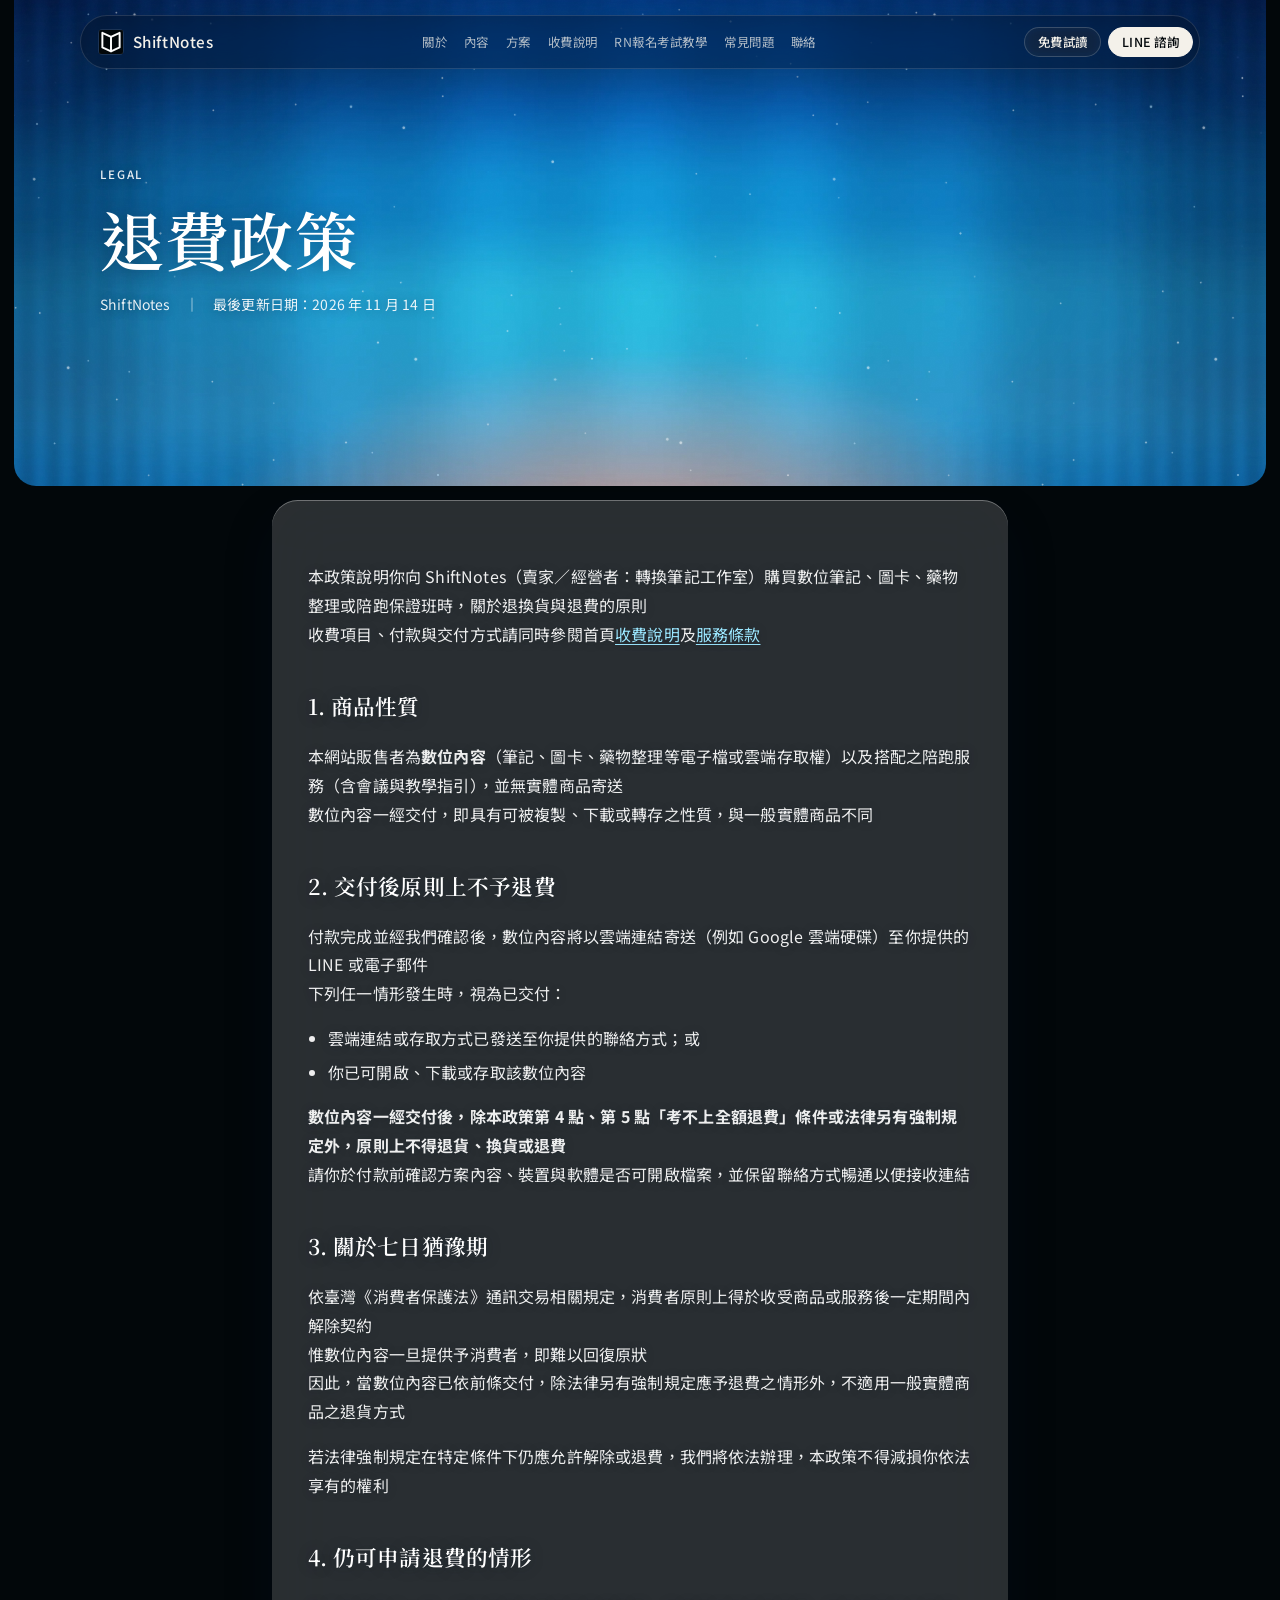
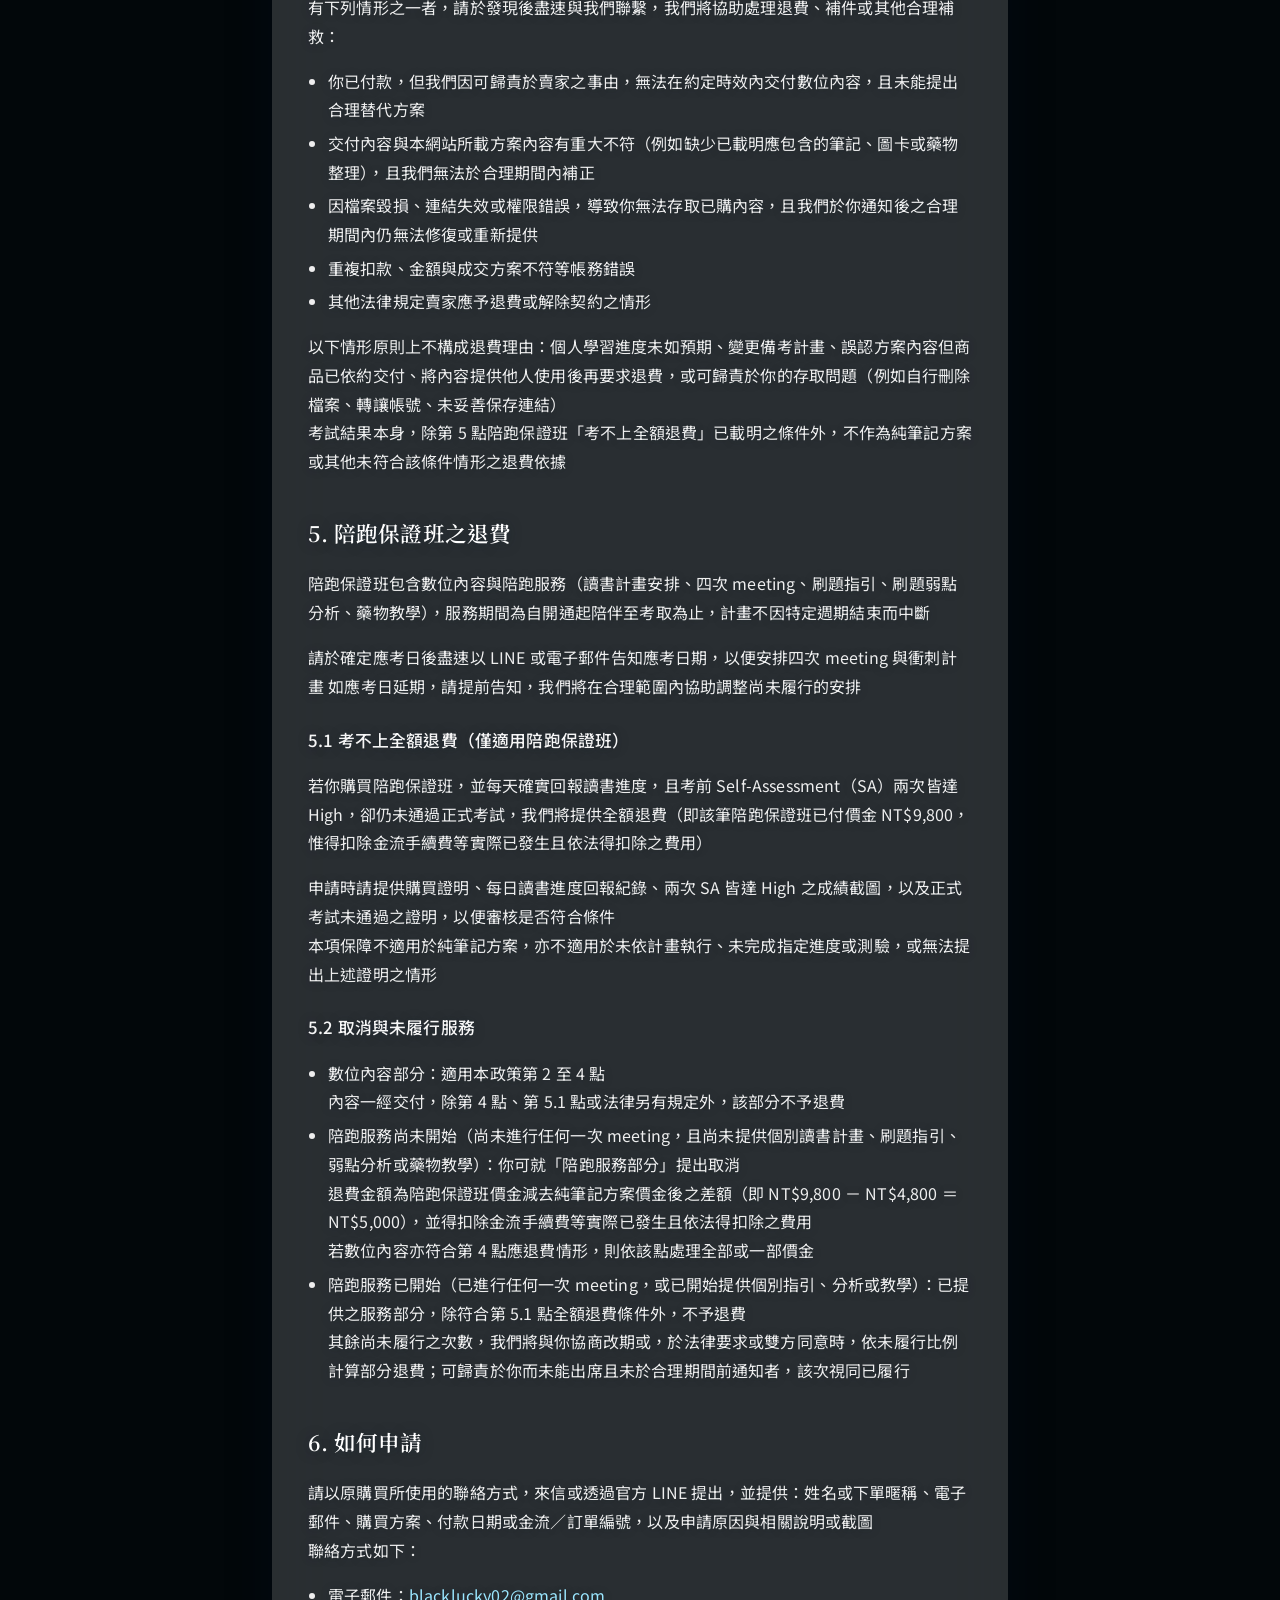
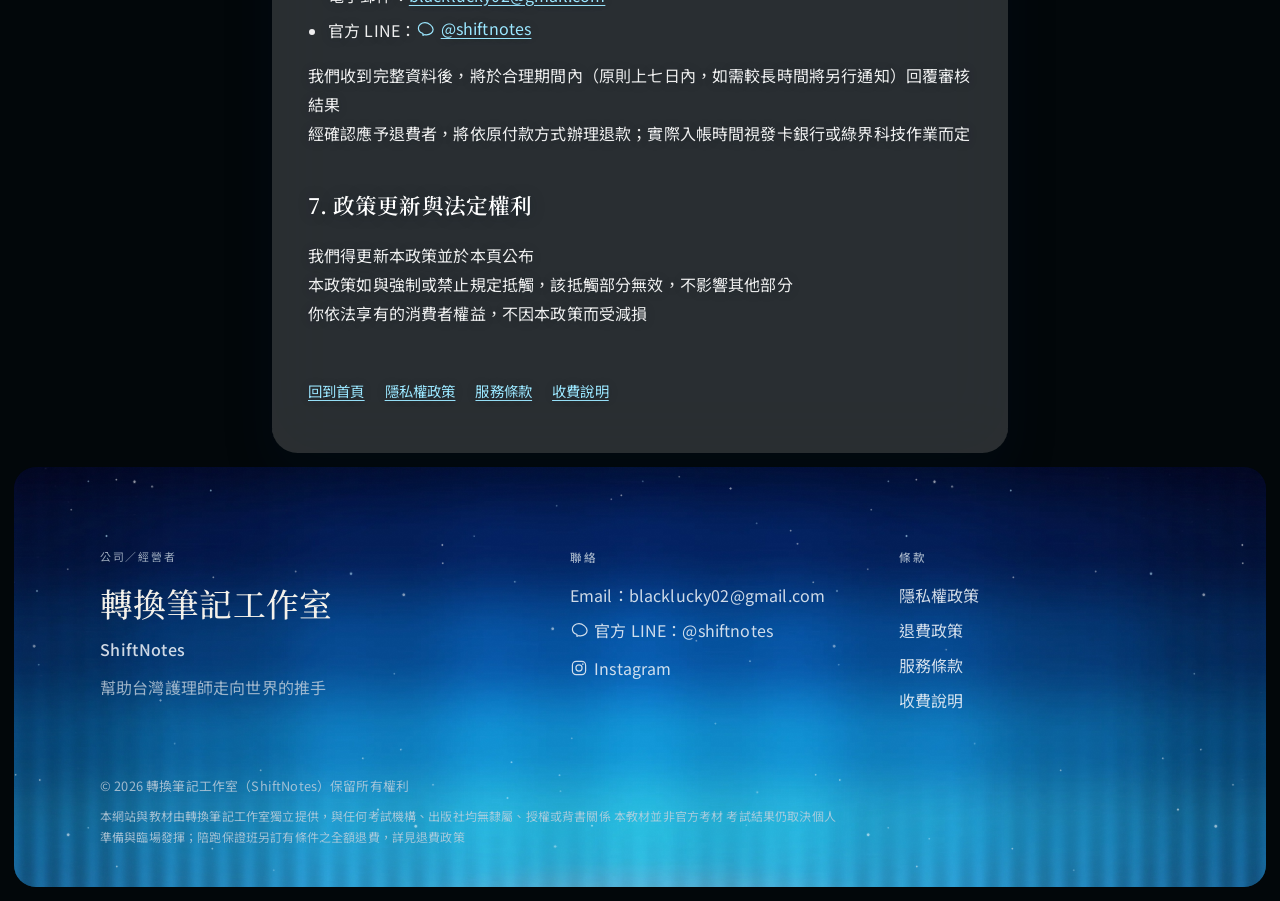
<file: refund.html>
<!DOCTYPE html>
<html lang="zh-Hant-TW">
<head>
  <meta charset="utf-8">
  <meta name="viewport" content="width=device-width, initial-scale=1">
  <title>退費政策｜ShiftNotes</title>
  <meta name="description" content="ShiftNotes 退費政策：說明數位筆記交付後之退費原則，以及陪跑保證班「考不上全額退費」之條件與申請方式">
  <meta name="robots" content="index,follow">
  <link rel="canonical" href="https://shiftnotes.github.io/refund.html">
  <link rel="alternate" hreflang="zh-Hant-TW" href="https://shiftnotes.github.io/refund.html">
  <meta property="og:type" content="website">
  <meta property="og:locale" content="zh_TW">
  <meta property="og:site_name" content="耘楓學長 | shiftnotes">
  <meta property="og:title" content="退費政策｜ShiftNotes">
  <meta property="og:description" content="說明數位筆記交付後之退費原則，以及陪跑保證班「考不上全額退費」之條件與申請方式">
  <meta property="og:url" content="https://shiftnotes.github.io/refund.html">
  <meta property="og:image" content="https://shiftnotes.github.io/assets/og-image.png">
  <meta name="twitter:card" content="summary_large_image">
  <meta name="theme-color" content="#02070A">
  <link rel="icon" href="/favicon.ico" sizes="any">
  <link rel="icon" href="/favicon.svg" type="image/svg+xml">
  <link rel="icon" href="/assets/favicon-192.png" type="image/png" sizes="192x192">
  <link rel="apple-touch-icon" href="/assets/apple-touch-icon.png" sizes="180x180">
  <link rel="preconnect" href="https://fonts.googleapis.com">
  <link rel="preconnect" href="https://fonts.gstatic.com" crossorigin>
  <link href="https://fonts.googleapis.com/css2?family=Cormorant+Garamond:ital,wght@0,500;0,600;1,500;1,600&family=Inter:wght@400;500;600&family=Noto+Sans+TC:wght@400;500;700&family=Noto+Serif+TC:wght@500;600;700&display=swap" rel="stylesheet">
  <link rel="stylesheet" href="css/styles.css?v=hero14">
</head>
<body class="legal-page">
  <header class="site-header">
    <a class="skip-link" href="#main">跳至主要內容</a>
    <div class="header-inner">
      <a class="logo" href="index.html">
        <span class="logo-mark" aria-hidden="true"></span>
        <span class="logo-text">ShiftNotes</span>
      </a>
      <nav class="nav-desktop" aria-label="主要">
        <a href="index.html#about">關於</a>
        <a href="index.html#contents">內容</a>
        <a href="index.html#plans">方案</a>
        <a href="index.html#fees">收費說明</a>
        <a href="articles/">RN報名考試教學</a>
        <a href="index.html#faq">常見問題</a>
        <a href="index.html#contact">聯絡</a>
      </nav>
      <div class="header-actions">
      <a class="btn btn-sm btn-ghost header-trial" href="https://drive.google.com/drive/folders/1croN3e0fPb0H_4UqSa8RR00lFnD3cMA1" target="_blank" rel="noopener">免費試讀</a>
      <a class="btn btn-sm btn-solid header-cta" href="https://line.me/R/ti/p/@shiftnotes" target="_blank" rel="noopener noreferrer">LINE 諮詢</a>
      </div>
      <button class="nav-toggle" type="button" aria-expanded="false" aria-controls="nav-mobile" aria-label="開啟選單">
        <span></span><span></span><span></span>
      </button>
    </div>
  </header>
  <div id="nav-mobile" class="nav-mobile" hidden>
    <nav aria-label="行動版選單">
      <a href="index.html#about">關於</a>
      <a href="index.html#plans">方案</a>
      <a href="index.html#fees">收費說明</a>
      <a href="articles/">RN報名考試教學</a>
      <a href="index.html#contact">聯絡</a>
      <a href="privacy.html">隱私權政策</a>
      <a href="refund.html">退費政策</a>
      <a href="terms.html">服務條款</a>
      <a class="btn btn-invert" href="https://line.me/R/ti/p/@shiftnotes" target="_blank" rel="noopener noreferrer">LINE 官方帳號諮詢</a>
    </nav>
  </div>

  <main id="main" class="legal-main">
    <div class="section-sky legal-page-sky" aria-hidden="true">
      <div class="section-glow"></div>
      <div class="section-rays"></div>
      <div class="section-noise"></div>
    </div>

    <header class="legal-hero">
      <div class="section-sky" aria-hidden="true">
        <div class="section-glow"></div>
        <div class="section-rays"></div>
        <div class="section-noise"></div>
      </div>

      <div class="wrap">
        <span class="eyebrow">Legal</span>
        <h1>退費政策</h1>
        <p class="legal-meta">ShiftNotes　｜　最後更新日期：2026 年 11 月 14 日</p>
      </div>
    </header>
    <article class="wrap legal-body">
      <p>本政策說明你向 ShiftNotes（賣家／經營者：轉換筆記工作室）購買數位筆記、圖卡、藥物整理或陪跑保證班時，關於退換貨與退費的原則<br>收費項目、付款與交付方式請同時參閱首頁<a href="index.html#fees">收費說明</a>及<a href="terms.html">服務條款</a></p>

      <h2>1. 商品性質</h2>
      <p>本網站販售者為<strong>數位內容</strong>（筆記、圖卡、藥物整理等電子檔或雲端存取權）以及搭配之陪跑服務（含會議與教學指引），並無實體商品寄送<br>數位內容一經交付，即具有可被複製、下載或轉存之性質，與一般實體商品不同</p>

      <h2>2. 交付後原則上不予退費</h2>
      <p>付款完成並經我們確認後，數位內容將以雲端連結寄送（例如 Google 雲端硬碟）至你提供的 LINE 或電子郵件<br>下列任一情形發生時，視為已交付：</p>
      <ul>
        <li>雲端連結或存取方式已發送至你提供的聯絡方式；或</li>
        <li>你已可開啟、下載或存取該數位內容</li>
      </ul>
      <p><strong>數位內容一經交付後，除本政策第 4 點、第 5 點「考不上全額退費」條件或法律另有強制規定外，原則上不得退貨、換貨或退費</strong><br>請你於付款前確認方案內容、裝置與軟體是否可開啟檔案，並保留聯絡方式暢通以便接收連結</p>

      <h2>3. 關於七日猶豫期</h2>
      <p>依臺灣《消費者保護法》通訊交易相關規定，消費者原則上得於收受商品或服務後一定期間內解除契約<br>惟數位內容一旦提供予消費者，即難以回復原狀<br>因此，當數位內容已依前條交付，除法律另有強制規定應予退費之情形外，不適用一般實體商品之退貨方式</p>
      <p>若法律強制規定在特定條件下仍應允許解除或退費，我們將依法辦理，本政策不得減損你依法享有的權利</p>

      <h2>4. 仍可申請退費的情形</h2>
      <p>有下列情形之一者，請於發現後盡速與我們聯繫，我們將協助處理退費、補件或其他合理補救：</p>
      <ul>
        <li>你已付款，但我們因可歸責於賣家之事由，無法在約定時效內交付數位內容，且未能提出合理替代方案</li>
        <li>交付內容與本網站所載方案內容有重大不符（例如缺少已載明應包含的筆記、圖卡或藥物整理），且我們無法於合理期間內補正</li>
        <li>因檔案毀損、連結失效或權限錯誤，導致你無法存取已購內容，且我們於你通知後之合理期間內仍無法修復或重新提供</li>
        <li>重複扣款、金額與成交方案不符等帳務錯誤</li>
        <li>其他法律規定賣家應予退費或解除契約之情形</li>
      </ul>
      <p>以下情形原則上不構成退費理由：個人學習進度未如預期、變更備考計畫、誤認方案內容但商品已依約交付、將內容提供他人使用後再要求退費，或可歸責於你的存取問題（例如自行刪除檔案、轉讓帳號、未妥善保存連結）<br>考試結果本身，除第 5 點陪跑保證班「考不上全額退費」已載明之條件外，不作為純筆記方案或其他未符合該條件情形之退費依據</p>

      <h2>5. 陪跑保證班之退費</h2>
      <p>陪跑保證班包含數位內容與陪跑服務（讀書計畫安排、四次 meeting、刷題指引、刷題弱點分析、藥物教學），服務期間為自開通起陪伴至考取為止，計畫不因特定週期結束而中斷</p>
      <p>請於確定應考日後盡速以 LINE 或電子郵件告知應考日期，以便安排四次 meeting 與衝刺計畫 如應考日延期，請提前告知，我們將在合理範圍內協助調整尚未履行的安排</p>
      <h3>5.1 考不上全額退費（僅適用陪跑保證班）</h3>
      <p>若你購買陪跑保證班，並每天確實回報讀書進度，且考前 Self-Assessment（SA）兩次皆達 High，卻仍未通過正式考試，我們將提供全額退費（即該筆陪跑保證班已付價金 NT$9,800，惟得扣除金流手續費等實際已發生且依法得扣除之費用）</p>
      <p>申請時請提供購買證明、每日讀書進度回報紀錄、兩次 SA 皆達 High 之成績截圖，以及正式考試未通過之證明，以便審核是否符合條件<br>本項保障不適用於純筆記方案，亦不適用於未依計畫執行、未完成指定進度或測驗，或無法提出上述證明之情形</p>
      <h3>5.2 取消與未履行服務</h3>
      <ul>
        <li>數位內容部分：適用本政策第 2 至 4 點<br>內容一經交付，除第 4 點、第 5.1 點或法律另有規定外，該部分不予退費</li>
        <li>陪跑服務尚未開始（尚未進行任何一次 meeting，且尚未提供個別讀書計畫、刷題指引、弱點分析或藥物教學）：你可就「陪跑服務部分」提出取消<br>退費金額為陪跑保證班價金減去純筆記方案價金後之差額（即 NT$9,800 － NT$4,800 ＝ NT$5,000），並得扣除金流手續費等實際已發生且依法得扣除之費用<br>若數位內容亦符合第 4 點應退費情形，則依該點處理全部或一部價金</li>
        <li>陪跑服務已開始（已進行任何一次 meeting，或已開始提供個別指引、分析或教學）：已提供之服務部分，除符合第 5.1 點全額退費條件外，不予退費<br>其餘尚未履行之次數，我們將與你協商改期或，於法律要求或雙方同意時，依未履行比例計算部分退費；可歸責於你而未能出席且未於合理期間前通知者，該次視同已履行</li>
      </ul>

      <h2>6. 如何申請</h2>
      <p>請以原購買所使用的聯絡方式，來信或透過官方 LINE 提出，並提供：姓名或下單暱稱、電子郵件、購買方案、付款日期或金流／訂單編號，以及申請原因與相關說明或截圖<br>聯絡方式如下：</p>
      <ul>
        <li>電子郵件：<a href="mailto:blacklucky02@gmail.com">blacklucky02@gmail.com</a></li>
        <li>官方 LINE：<a class="social-inline" href="https://line.me/R/ti/p/@shiftnotes" target="_blank" rel="noopener noreferrer" aria-label="官方 LINE @shiftnotes"><svg class="icon-line" viewBox="0 0 24 24" width="18" height="18" aria-hidden="true" focusable="false"><path fill="none" stroke="currentColor" stroke-width="1.6" stroke-linejoin="round" stroke-linecap="round" d="M12 3.5c-4.85 0-8.8 3.25-8.8 7.25 0 3.2 2.25 5.95 5.5 6.9.25.07.52.22.6.48.07.22.05.52-.02.78l-.18 1.05c-.07.4.2.57.54.4l1.62-.8c.2-.1.38-.14.58-.1.7.18 1.42.29 2.16.29 4.85 0 8.8-3.25 8.8-7.25S16.85 3.5 12 3.5z"/></svg><span>@shiftnotes</span></a></li>
      </ul>
      <p>我們收到完整資料後，將於合理期間內（原則上七日內，如需較長時間將另行通知）回覆審核結果<br>經確認應予退費者，將依原付款方式辦理退款；實際入帳時間視發卡銀行或綠界科技作業而定</p>

      <h2>7. 政策更新與法定權利</h2>
      <p>我們得更新本政策並於本頁公布<br>本政策如與強制或禁止規定抵觸，該抵觸部分無效，不影響其他部分<br>你依法享有的消費者權益，不因本政策而受減損</p>

      <nav class="legal-nav" aria-label="其他條款">
        <a href="index.html">回到首頁</a>
        <a href="privacy.html">隱私權政策</a>
        <a href="terms.html">服務條款</a>
        <a href="index.html#fees">收費說明</a>
      </nav>
    </article>
  </main>

  <footer class="site-footer">
    <div class="section-sky footer-sky" aria-hidden="true">
      <div class="section-glow"></div>
      <div class="section-rays"></div>
      <div class="section-noise"></div>
    </div>

    <div class="wrap">
      <div class="footer-top">
        <div class="footer-identity">
          <p class="footer-kicker">公司／經營者</p>
          <p class="footer-company">轉換筆記工作室</p>
          <p class="footer-brand">ShiftNotes</p>
          <p class="muted footer-tag">幫助台灣護理師走向世界的推手</p>
        </div>
        <div class="footer-col">
          <h2>聯絡</h2>
          <ul>
            <li>Email：<a href="mailto:blacklucky02@gmail.com">blacklucky02@gmail.com</a></li>
            <li><a class="social-inline" href="https://line.me/R/ti/p/@shiftnotes" target="_blank" rel="noopener noreferrer" aria-label="官方 LINE"><svg class="icon-line" viewBox="0 0 24 24" width="18" height="18" aria-hidden="true" focusable="false"><path fill="none" stroke="currentColor" stroke-width="1.6" stroke-linejoin="round" stroke-linecap="round" d="M12 3.5c-4.85 0-8.8 3.25-8.8 7.25 0 3.2 2.25 5.95 5.5 6.9.25.07.52.22.6.48.07.22.05.52-.02.78l-.18 1.05c-.07.4.2.57.54.4l1.62-.8c.2-.1.38-.14.58-.1.7.18 1.42.29 2.16.29 4.85 0 8.8-3.25 8.8-7.25S16.85 3.5 12 3.5z"/></svg><span>官方 LINE：@shiftnotes</span></a></li>
            <li><a class="social-inline" href="https://www.instagram.com/shiftnotes1991/" target="_blank" rel="noopener" aria-label="Instagram"><svg class="icon-ig" viewBox="0 0 24 24" width="18" height="18" aria-hidden="true" focusable="false"><rect x="3.2" y="3.2" width="17.6" height="17.6" rx="5" fill="none" stroke="currentColor" stroke-width="1.6"/><circle cx="12" cy="12" r="4.1" fill="none" stroke="currentColor" stroke-width="1.6"/><circle cx="17.15" cy="6.85" r="1.05" fill="currentColor"/></svg><span>Instagram</span></a></li>
          </ul>
        </div>
        <div class="footer-col">
          <h2>條款</h2>
          <ul>
            <li><a href="privacy.html">隱私權政策</a></li>
            <li><a href="refund.html">退費政策</a></li>
            <li><a href="terms.html">服務條款</a></li>
            <li><a href="index.html#fees">收費說明</a></li>
          </ul>
        </div>
      </div>
      <div class="footer-bottom">
        <div>
          <p class="copyright">© <span class="js-year">2026</span> 轉換筆記工作室（ShiftNotes）保留所有權利</p>
          <p class="site-disclaimer">本網站與教材由轉換筆記工作室獨立提供，與任何考試機構、出版社均無隸屬、授權或背書關係 本教材並非官方考材 考試結果仍取決個人準備與臨場發揮；陪跑保證班另訂有條件之全額退費，詳見退費政策</p>
        </div>
      </div>
    </div>
  </footer>
  <script src="js/main.js?v=disc1"></script>
</body>
</html>
</file>
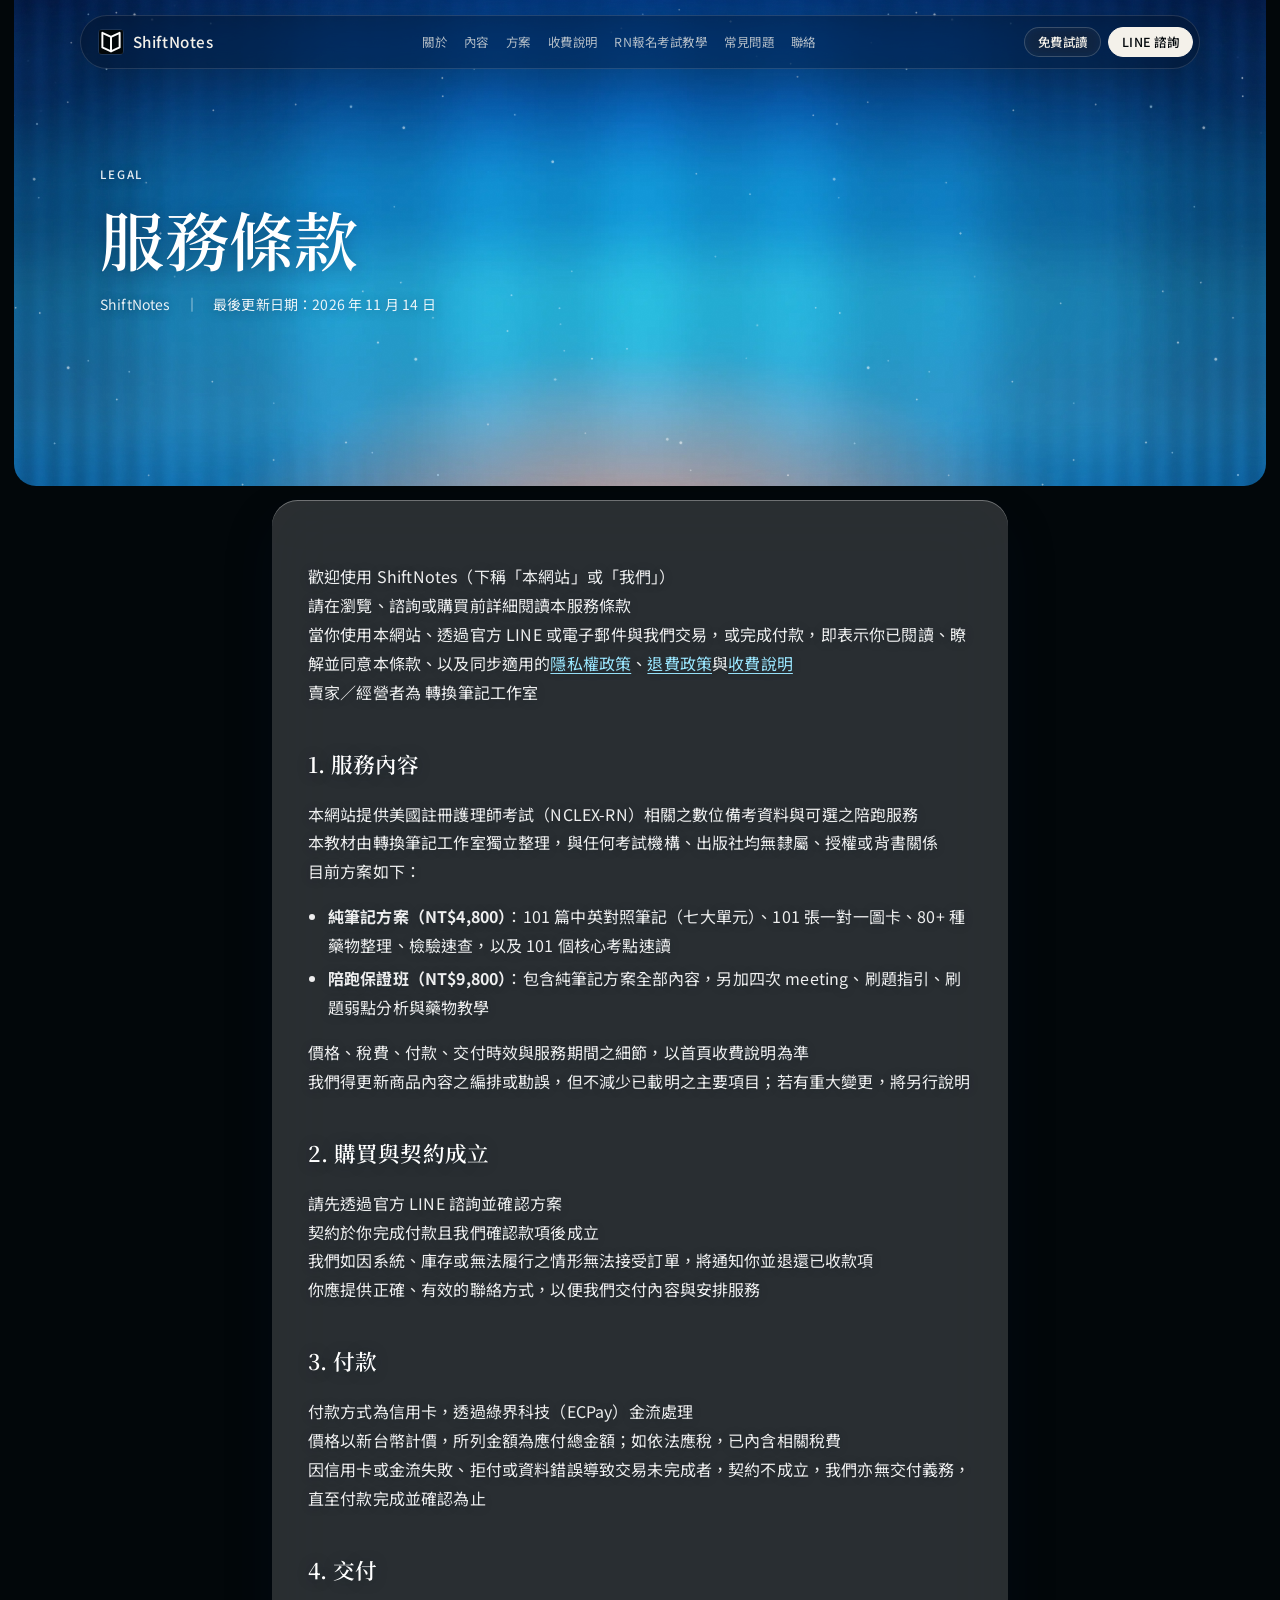
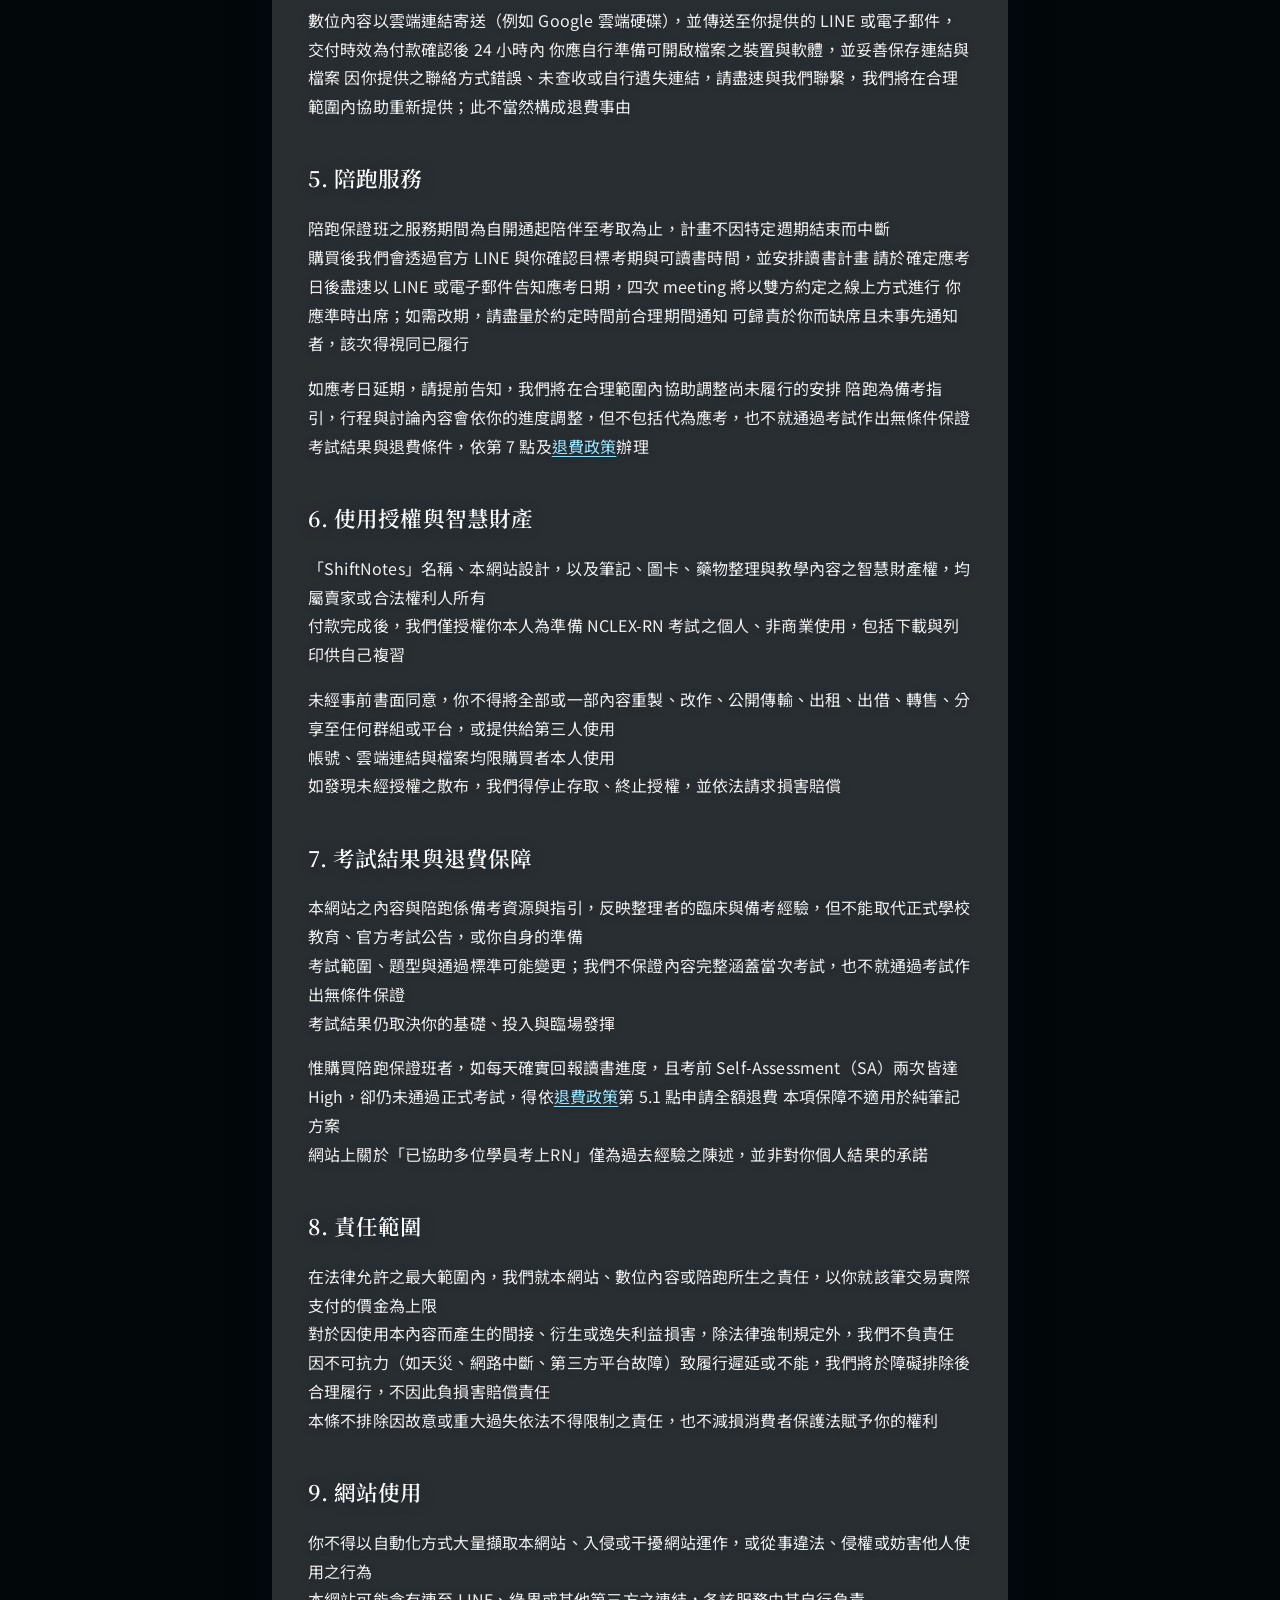
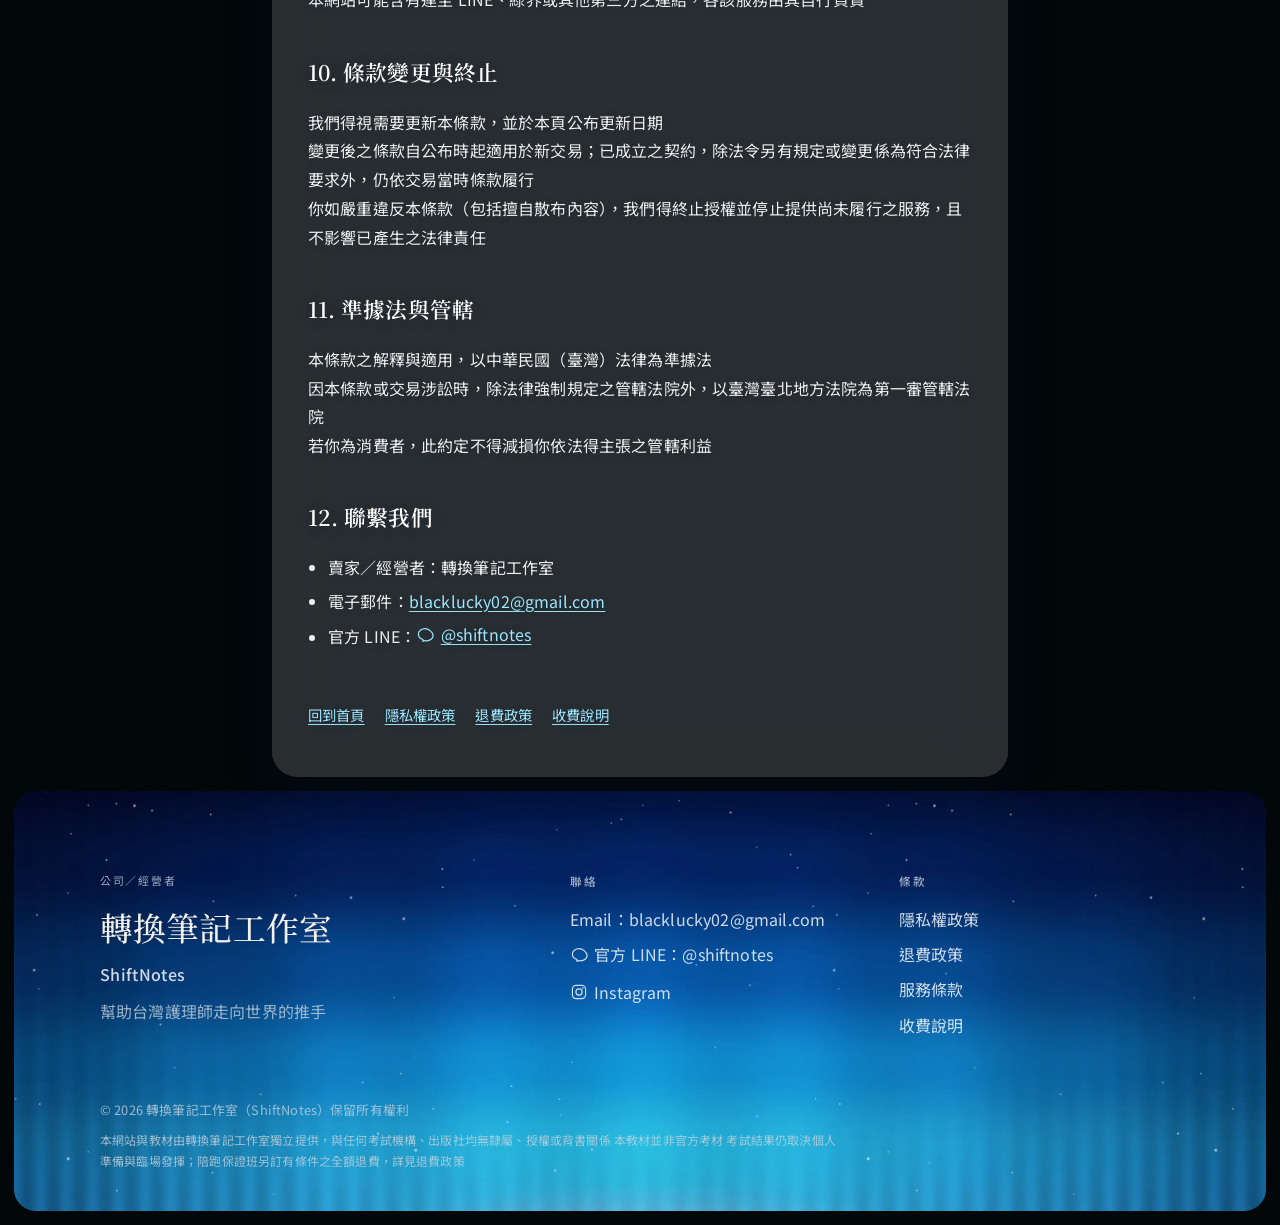
<file: terms.html>
<!DOCTYPE html>
<html lang="zh-Hant-TW">
<head>
  <meta charset="utf-8">
  <meta name="viewport" content="width=device-width, initial-scale=1">
  <title>服務條款｜ShiftNotes</title>
  <meta name="description" content="ShiftNotes 服務條款：說明購買 NCLEX-RN 數位筆記與陪跑保證班的使用授權、付款、交付與責任範圍">
  <meta name="robots" content="index,follow">
  <link rel="canonical" href="https://shiftnotes.github.io/terms.html">
  <link rel="alternate" hreflang="zh-Hant-TW" href="https://shiftnotes.github.io/terms.html">
  <meta property="og:type" content="website">
  <meta property="og:locale" content="zh_TW">
  <meta property="og:site_name" content="耘楓學長 | shiftnotes">
  <meta property="og:title" content="服務條款｜ShiftNotes">
  <meta property="og:description" content="說明購買 NCLEX-RN 數位筆記與陪跑保證班的使用授權、付款、交付與責任範圍">
  <meta property="og:url" content="https://shiftnotes.github.io/terms.html">
  <meta property="og:image" content="https://shiftnotes.github.io/assets/og-image.png">
  <meta name="twitter:card" content="summary_large_image">
  <meta name="theme-color" content="#02070A">
  <link rel="icon" href="/favicon.ico" sizes="any">
  <link rel="icon" href="/favicon.svg" type="image/svg+xml">
  <link rel="icon" href="/assets/favicon-192.png" type="image/png" sizes="192x192">
  <link rel="apple-touch-icon" href="/assets/apple-touch-icon.png" sizes="180x180">
  <link rel="preconnect" href="https://fonts.googleapis.com">
  <link rel="preconnect" href="https://fonts.gstatic.com" crossorigin>
  <link href="https://fonts.googleapis.com/css2?family=Cormorant+Garamond:ital,wght@0,500;0,600;1,500;1,600&family=Inter:wght@400;500;600&family=Noto+Sans+TC:wght@400;500;700&family=Noto+Serif+TC:wght@500;600;700&display=swap" rel="stylesheet">
  <link rel="stylesheet" href="css/styles.css?v=hero14">
</head>
<body class="legal-page">
  <header class="site-header">
    <a class="skip-link" href="#main">跳至主要內容</a>
    <div class="header-inner">
      <a class="logo" href="index.html">
        <span class="logo-mark" aria-hidden="true"></span>
        <span class="logo-text">ShiftNotes</span>
      </a>
      <nav class="nav-desktop" aria-label="主要">
        <a href="index.html#about">關於</a>
        <a href="index.html#contents">內容</a>
        <a href="index.html#plans">方案</a>
        <a href="index.html#fees">收費說明</a>
        <a href="articles/">RN報名考試教學</a>
        <a href="index.html#faq">常見問題</a>
        <a href="index.html#contact">聯絡</a>
      </nav>
      <div class="header-actions">
      <a class="btn btn-sm btn-ghost header-trial" href="https://drive.google.com/drive/folders/1croN3e0fPb0H_4UqSa8RR00lFnD3cMA1" target="_blank" rel="noopener">免費試讀</a>
      <a class="btn btn-sm btn-solid header-cta" href="https://line.me/R/ti/p/@shiftnotes" target="_blank" rel="noopener noreferrer">LINE 諮詢</a>
      </div>
      <button class="nav-toggle" type="button" aria-expanded="false" aria-controls="nav-mobile" aria-label="開啟選單">
        <span></span><span></span><span></span>
      </button>
    </div>
  </header>
  <div id="nav-mobile" class="nav-mobile" hidden>
    <nav aria-label="行動版選單">
      <a href="index.html#about">關於</a>
      <a href="index.html#plans">方案</a>
      <a href="index.html#fees">收費說明</a>
      <a href="articles/">RN報名考試教學</a>
      <a href="index.html#contact">聯絡</a>
      <a href="privacy.html">隱私權政策</a>
      <a href="refund.html">退費政策</a>
      <a href="terms.html">服務條款</a>
      <a class="btn btn-invert" href="https://line.me/R/ti/p/@shiftnotes" target="_blank" rel="noopener noreferrer">LINE 官方帳號諮詢</a>
    </nav>
  </div>

  <main id="main" class="legal-main">
    <div class="section-sky legal-page-sky" aria-hidden="true">
      <div class="section-glow"></div>
      <div class="section-rays"></div>
      <div class="section-noise"></div>
    </div>

    <header class="legal-hero">
      <div class="section-sky" aria-hidden="true">
        <div class="section-glow"></div>
        <div class="section-rays"></div>
        <div class="section-noise"></div>
      </div>

      <div class="wrap">
        <span class="eyebrow">Legal</span>
        <h1>服務條款</h1>
        <p class="legal-meta">ShiftNotes　｜　最後更新日期：2026 年 11 月 14 日</p>
      </div>
    </header>
    <article class="wrap legal-body">
      <p>歡迎使用 ShiftNotes（下稱「本網站」或「我們」）<br>請在瀏覽、諮詢或購買前詳細閱讀本服務條款<br>當你使用本網站、透過官方 LINE 或電子郵件與我們交易，或完成付款，即表示你已閱讀、瞭解並同意本條款、以及同步適用的<a href="privacy.html">隱私權政策</a>、<a href="refund.html">退費政策</a>與<a href="index.html#fees">收費說明</a><br>賣家／經營者為 轉換筆記工作室</p>

      <h2>1. 服務內容</h2>
      <p>本網站提供美國註冊護理師考試（NCLEX-RN）相關之數位備考資料與可選之陪跑服務<br>本教材由轉換筆記工作室獨立整理，與任何考試機構、出版社均無隸屬、授權或背書關係<br>目前方案如下：</p>
      <ul>
        <li><strong>純筆記方案（NT$4,800）</strong>：101 篇中英對照筆記（七大單元）、101 張一對一圖卡、80+ 種藥物整理、檢驗速查，以及 101 個核心考點速讀</li>
        <li><strong>陪跑保證班（NT$9,800）</strong>：包含純筆記方案全部內容，另加四次 meeting、刷題指引、刷題弱點分析與藥物教學</li>
      </ul>
      <p>價格、稅費、付款、交付時效與服務期間之細節，以首頁收費說明為準<br>我們得更新商品內容之編排或勘誤，但不減少已載明之主要項目；若有重大變更，將另行說明</p>

      <h2>2. 購買與契約成立</h2>
      <p>請先透過官方 LINE 諮詢並確認方案<br>契約於你完成付款且我們確認款項後成立<br>我們如因系統、庫存或無法履行之情形無法接受訂單，將通知你並退還已收款項<br>你應提供正確、有效的聯絡方式，以便我們交付內容與安排服務</p>

      <h2>3. 付款</h2>
      <p>付款方式為信用卡，透過綠界科技（ECPay）金流處理<br>價格以新台幣計價，所列金額為應付總金額；如依法應稅，已內含相關稅費<br>因信用卡或金流失敗、拒付或資料錯誤導致交易未完成者，契約不成立，我們亦無交付義務，直至付款完成並確認為止</p>

      <h2>4. 交付</h2>
      <p>數位內容以雲端連結寄送（例如 Google 雲端硬碟），並傳送至你提供的 LINE 或電子郵件，交付時效為付款確認後 24 小時內 你應自行準備可開啟檔案之裝置與軟體，並妥善保存連結與檔案 因你提供之聯絡方式錯誤、未查收或自行遺失連結，請盡速與我們聯繫，我們將在合理範圍內協助重新提供；此不當然構成退費事由</p>

      <h2>5. 陪跑服務</h2>
      <p>陪跑保證班之服務期間為自開通起陪伴至考取為止，計畫不因特定週期結束而中斷<br>購買後我們會透過官方 LINE 與你確認目標考期與可讀書時間，並安排讀書計畫 請於確定應考日後盡速以 LINE 或電子郵件告知應考日期，四次 meeting 將以雙方約定之線上方式進行 你應準時出席；如需改期，請盡量於約定時間前合理期間通知 可歸責於你而缺席且未事先通知者，該次得視同已履行</p>
      <p>如應考日延期，請提前告知，我們將在合理範圍內協助調整尚未履行的安排 陪跑為備考指引，行程與討論內容會依你的進度調整，但不包括代為應考，也不就通過考試作出無條件保證<br>考試結果與退費條件，依第 7 點及<a href="refund.html">退費政策</a>辦理</p>

      <h2>6. 使用授權與智慧財產</h2>
      <p>「ShiftNotes」名稱、本網站設計，以及筆記、圖卡、藥物整理與教學內容之智慧財產權，均屬賣家或合法權利人所有<br>付款完成後，我們僅授權你本人為準備 NCLEX-RN 考試之個人、非商業使用，包括下載與列印供自己複習</p>
      <p>未經事前書面同意，你不得將全部或一部內容重製、改作、公開傳輸、出租、出借、轉售、分享至任何群組或平台，或提供給第三人使用<br>帳號、雲端連結與檔案均限購買者本人使用<br>如發現未經授權之散布，我們得停止存取、終止授權，並依法請求損害賠償</p>

      <h2>7. 考試結果與退費保障</h2>
      <p>本網站之內容與陪跑係備考資源與指引，反映整理者的臨床與備考經驗，但不能取代正式學校教育、官方考試公告，或你自身的準備<br>考試範圍、題型與通過標準可能變更；我們不保證內容完整涵蓋當次考試，也不就通過考試作出無條件保證<br>考試結果仍取決你的基礎、投入與臨場發揮</p>
      <p>惟購買陪跑保證班者，如每天確實回報讀書進度，且考前 Self-Assessment（SA）兩次皆達 High，卻仍未通過正式考試，得依<a href="refund.html">退費政策</a>第 5.1 點申請全額退費 本項保障不適用於純筆記方案<br>網站上關於「已協助多位學員考上RN」僅為過去經驗之陳述，並非對你個人結果的承諾</p>

      <h2>8. 責任範圍</h2>
      <p>在法律允許之最大範圍內，我們就本網站、數位內容或陪跑所生之責任，以你就該筆交易實際支付的價金為上限<br>對於因使用本內容而產生的間接、衍生或逸失利益損害，除法律強制規定外，我們不負責任<br>因不可抗力（如天災、網路中斷、第三方平台故障）致履行遲延或不能，我們將於障礙排除後合理履行，不因此負損害賠償責任<br>本條不排除因故意或重大過失依法不得限制之責任，也不減損消費者保護法賦予你的權利</p>

      <h2>9. 網站使用</h2>
      <p>你不得以自動化方式大量擷取本網站、入侵或干擾網站運作，或從事違法、侵權或妨害他人使用之行為<br>本網站可能含有連至 LINE、綠界或其他第三方之連結，各該服務由其自行負責</p>

      <h2>10. 條款變更與終止</h2>
      <p>我們得視需要更新本條款，並於本頁公布更新日期<br>變更後之條款自公布時起適用於新交易；已成立之契約，除法令另有規定或變更係為符合法律要求外，仍依交易當時條款履行<br>你如嚴重違反本條款（包括擅自散布內容），我們得終止授權並停止提供尚未履行之服務，且不影響已產生之法律責任</p>

      <h2>11. 準據法與管轄</h2>
      <p>本條款之解釋與適用，以中華民國（臺灣）法律為準據法<br>因本條款或交易涉訟時，除法律強制規定之管轄法院外，以臺灣臺北地方法院為第一審管轄法院<br>若你為消費者，此約定不得減損你依法得主張之管轄利益</p>

      <h2>12. 聯繫我們</h2>
      <ul>
        <li>賣家／經營者：轉換筆記工作室</li>
        <li>電子郵件：<a href="mailto:blacklucky02@gmail.com">blacklucky02@gmail.com</a></li>
        <li>官方 LINE：<a class="social-inline" href="https://line.me/R/ti/p/@shiftnotes" target="_blank" rel="noopener noreferrer" aria-label="官方 LINE @shiftnotes"><svg class="icon-line" viewBox="0 0 24 24" width="18" height="18" aria-hidden="true" focusable="false"><path fill="none" stroke="currentColor" stroke-width="1.6" stroke-linejoin="round" stroke-linecap="round" d="M12 3.5c-4.85 0-8.8 3.25-8.8 7.25 0 3.2 2.25 5.95 5.5 6.9.25.07.52.22.6.48.07.22.05.52-.02.78l-.18 1.05c-.07.4.2.57.54.4l1.62-.8c.2-.1.38-.14.58-.1.7.18 1.42.29 2.16.29 4.85 0 8.8-3.25 8.8-7.25S16.85 3.5 12 3.5z"/></svg><span>@shiftnotes</span></a></li>
      </ul>

      <nav class="legal-nav" aria-label="其他條款">
        <a href="index.html">回到首頁</a>
        <a href="privacy.html">隱私權政策</a>
        <a href="refund.html">退費政策</a>
        <a href="index.html#fees">收費說明</a>
      </nav>
    </article>
  </main>

  <footer class="site-footer">
    <div class="section-sky footer-sky" aria-hidden="true">
      <div class="section-glow"></div>
      <div class="section-rays"></div>
      <div class="section-noise"></div>
    </div>

    <div class="wrap">
      <div class="footer-top">
        <div class="footer-identity">
          <p class="footer-kicker">公司／經營者</p>
          <p class="footer-company">轉換筆記工作室</p>
          <p class="footer-brand">ShiftNotes</p>
          <p class="muted footer-tag">幫助台灣護理師走向世界的推手</p>
        </div>
        <div class="footer-col">
          <h2>聯絡</h2>
          <ul>
            <li>Email：<a href="mailto:blacklucky02@gmail.com">blacklucky02@gmail.com</a></li>
            <li><a class="social-inline" href="https://line.me/R/ti/p/@shiftnotes" target="_blank" rel="noopener noreferrer" aria-label="官方 LINE"><svg class="icon-line" viewBox="0 0 24 24" width="18" height="18" aria-hidden="true" focusable="false"><path fill="none" stroke="currentColor" stroke-width="1.6" stroke-linejoin="round" stroke-linecap="round" d="M12 3.5c-4.85 0-8.8 3.25-8.8 7.25 0 3.2 2.25 5.95 5.5 6.9.25.07.52.22.6.48.07.22.05.52-.02.78l-.18 1.05c-.07.4.2.57.54.4l1.62-.8c.2-.1.38-.14.58-.1.7.18 1.42.29 2.16.29 4.85 0 8.8-3.25 8.8-7.25S16.85 3.5 12 3.5z"/></svg><span>官方 LINE：@shiftnotes</span></a></li>
            <li><a class="social-inline" href="https://www.instagram.com/shiftnotes1991/" target="_blank" rel="noopener" aria-label="Instagram"><svg class="icon-ig" viewBox="0 0 24 24" width="18" height="18" aria-hidden="true" focusable="false"><rect x="3.2" y="3.2" width="17.6" height="17.6" rx="5" fill="none" stroke="currentColor" stroke-width="1.6"/><circle cx="12" cy="12" r="4.1" fill="none" stroke="currentColor" stroke-width="1.6"/><circle cx="17.15" cy="6.85" r="1.05" fill="currentColor"/></svg><span>Instagram</span></a></li>
          </ul>
        </div>
        <div class="footer-col">
          <h2>條款</h2>
          <ul>
            <li><a href="privacy.html">隱私權政策</a></li>
            <li><a href="refund.html">退費政策</a></li>
            <li><a href="terms.html">服務條款</a></li>
            <li><a href="index.html#fees">收費說明</a></li>
          </ul>
        </div>
      </div>
      <div class="footer-bottom">
        <div>
          <p class="copyright">© <span class="js-year">2026</span> 轉換筆記工作室（ShiftNotes）保留所有權利</p>
          <p class="site-disclaimer">本網站與教材由轉換筆記工作室獨立提供，與任何考試機構、出版社均無隸屬、授權或背書關係 本教材並非官方考材 考試結果仍取決個人準備與臨場發揮；陪跑保證班另訂有條件之全額退費，詳見退費政策</p>
        </div>
      </div>
    </div>
  </footer>
  <script src="js/main.js?v=disc1"></script>
</body>
</html>
</file>
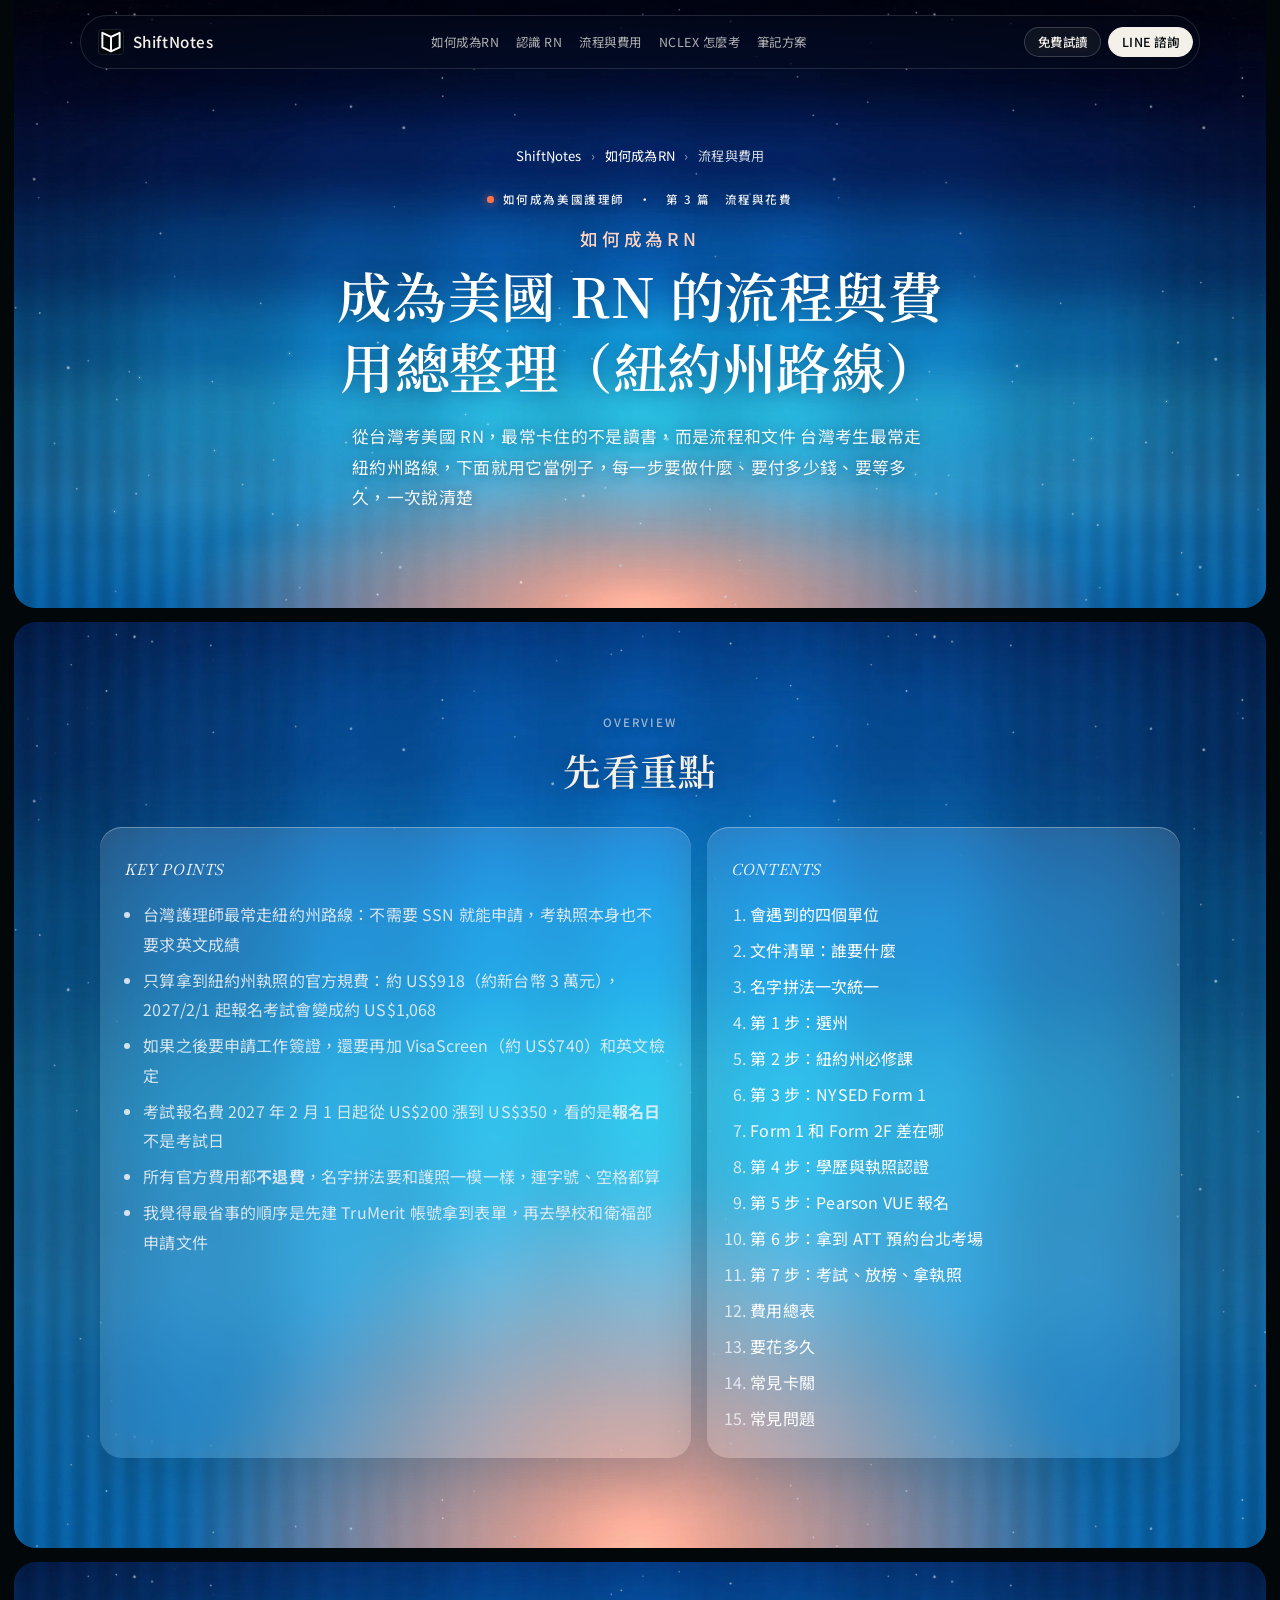
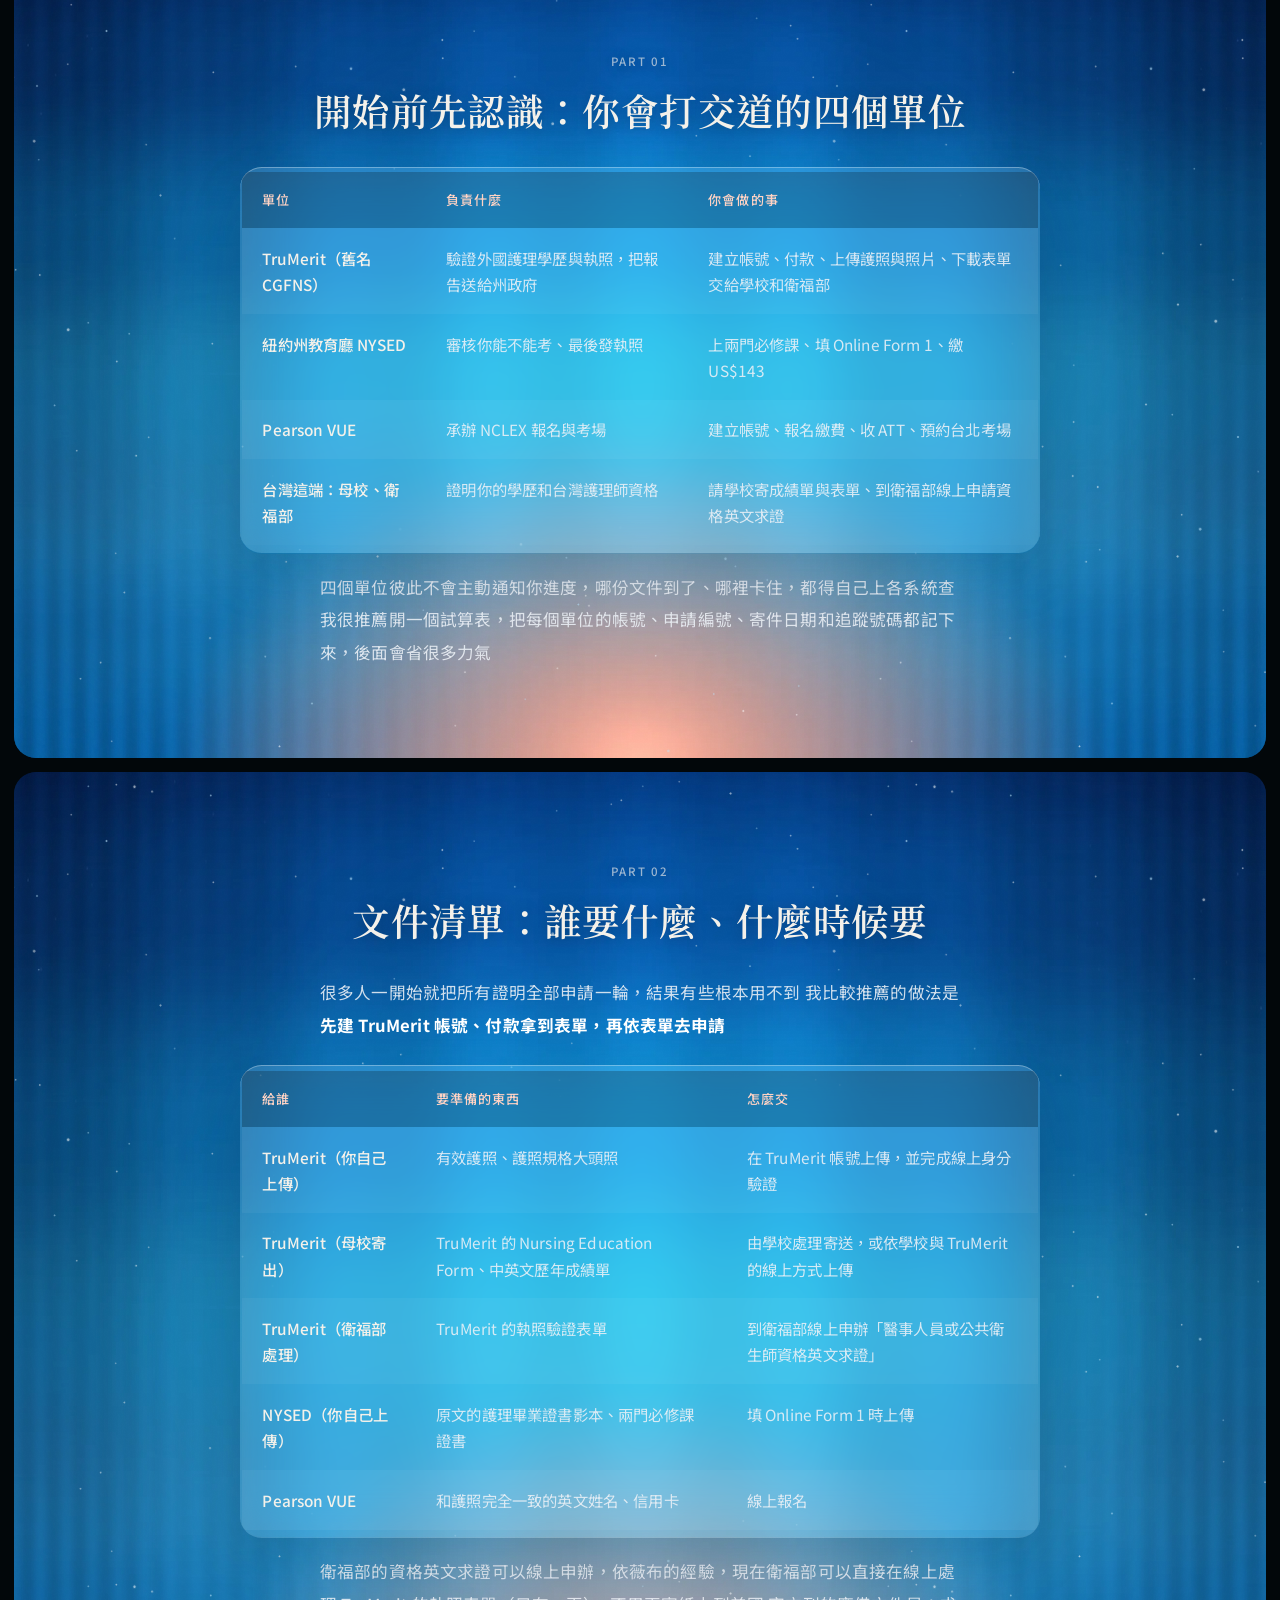
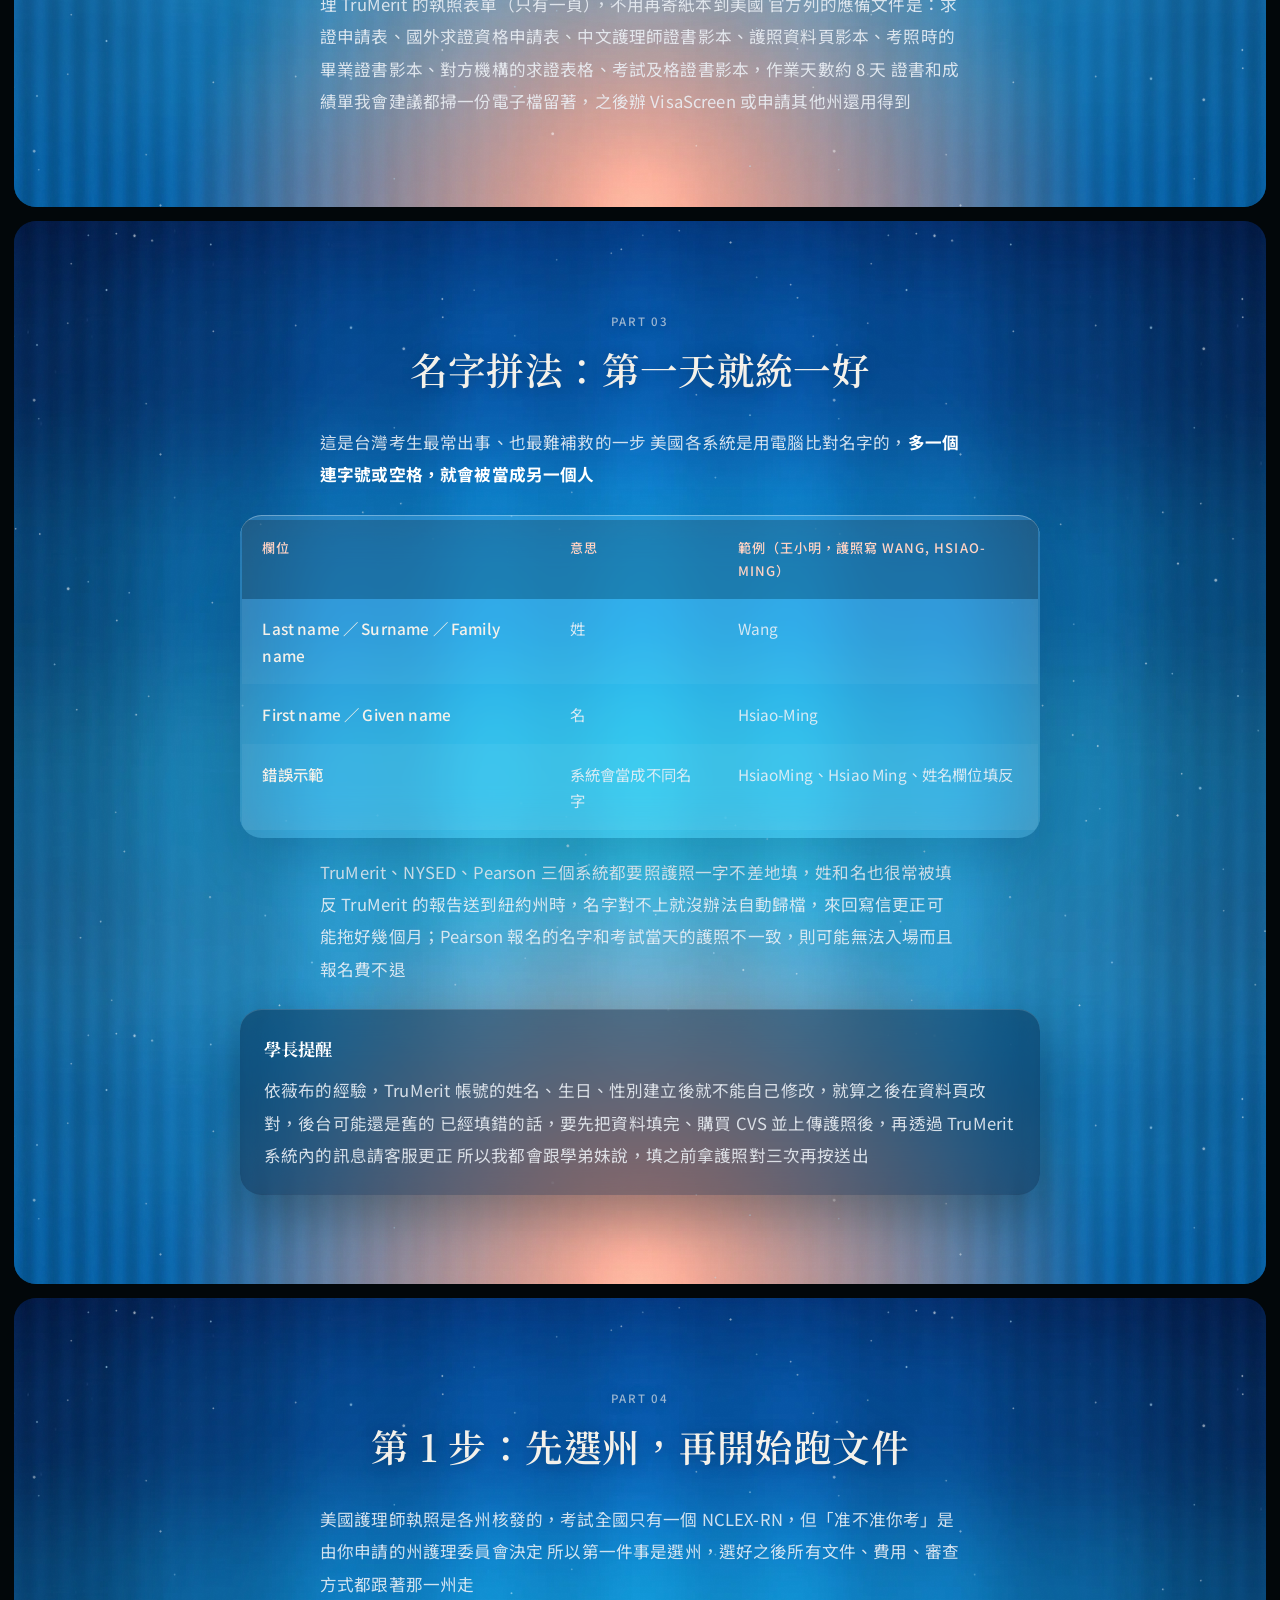
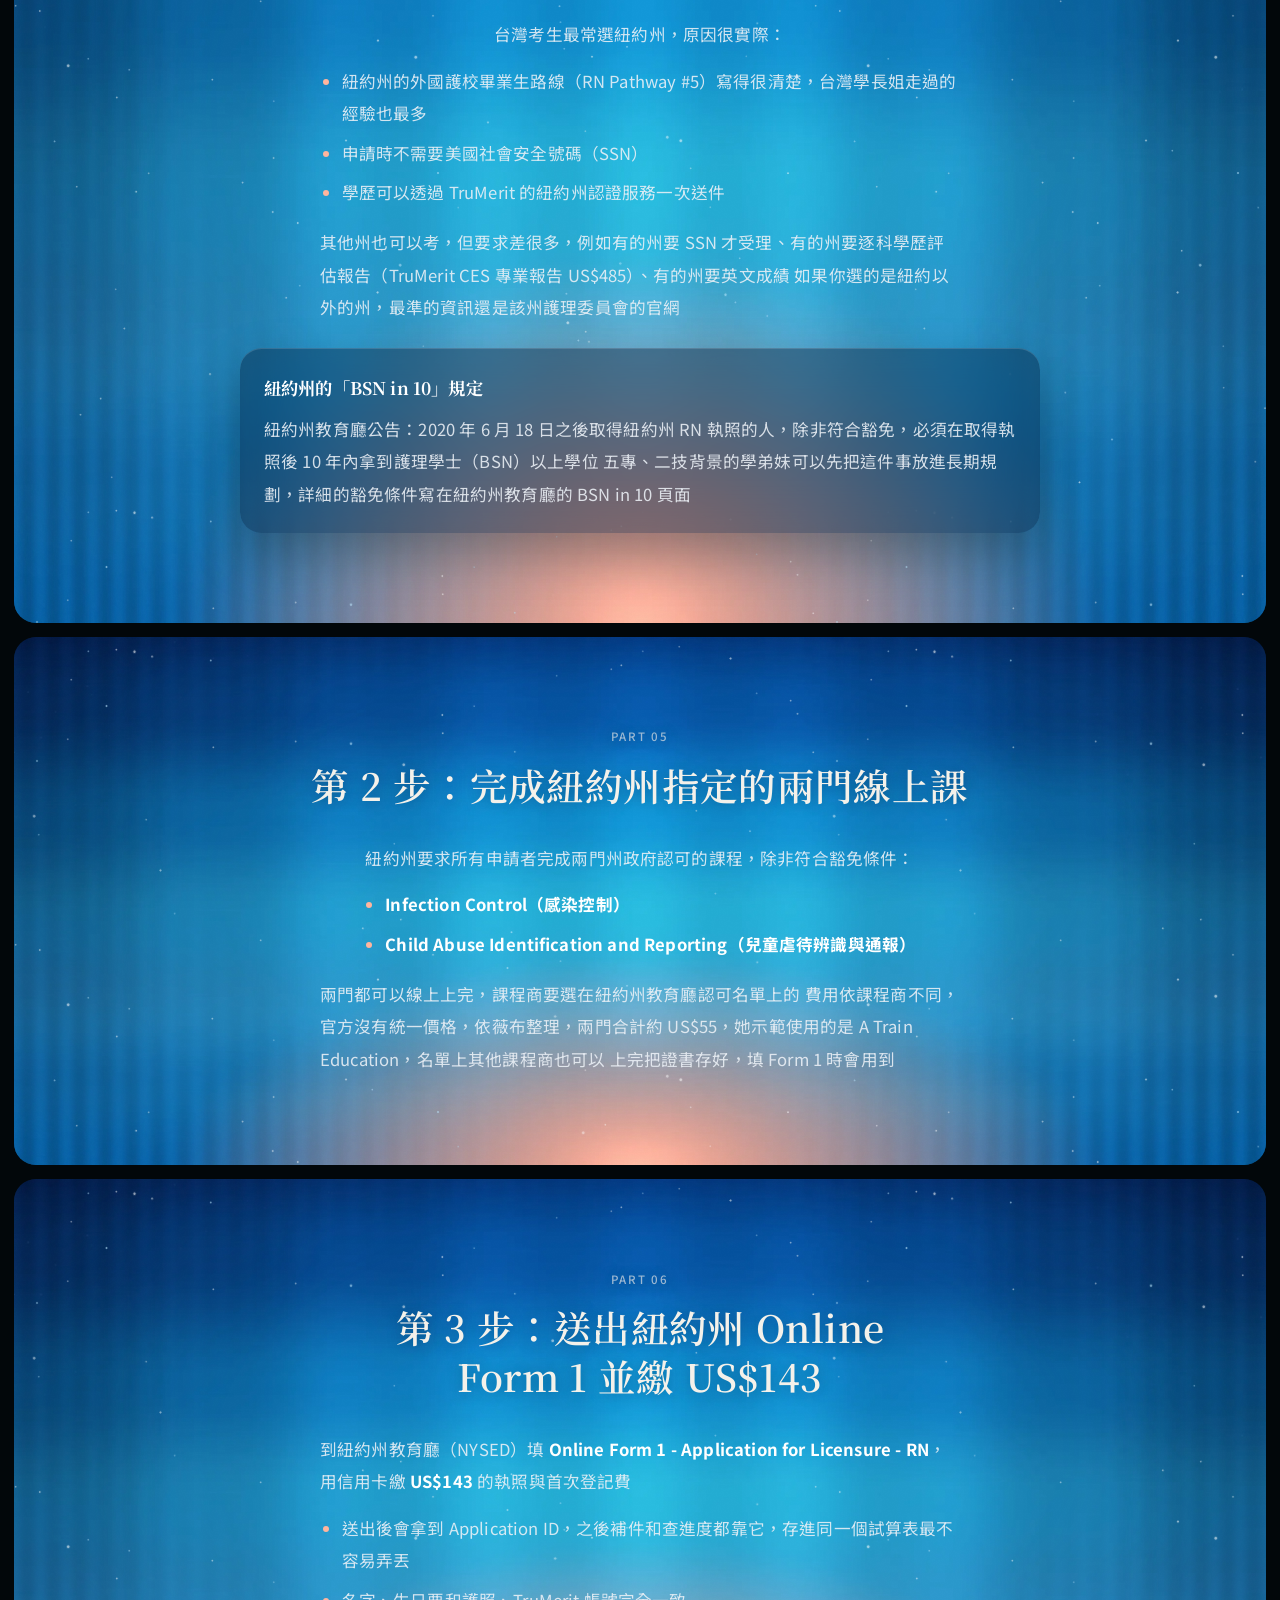
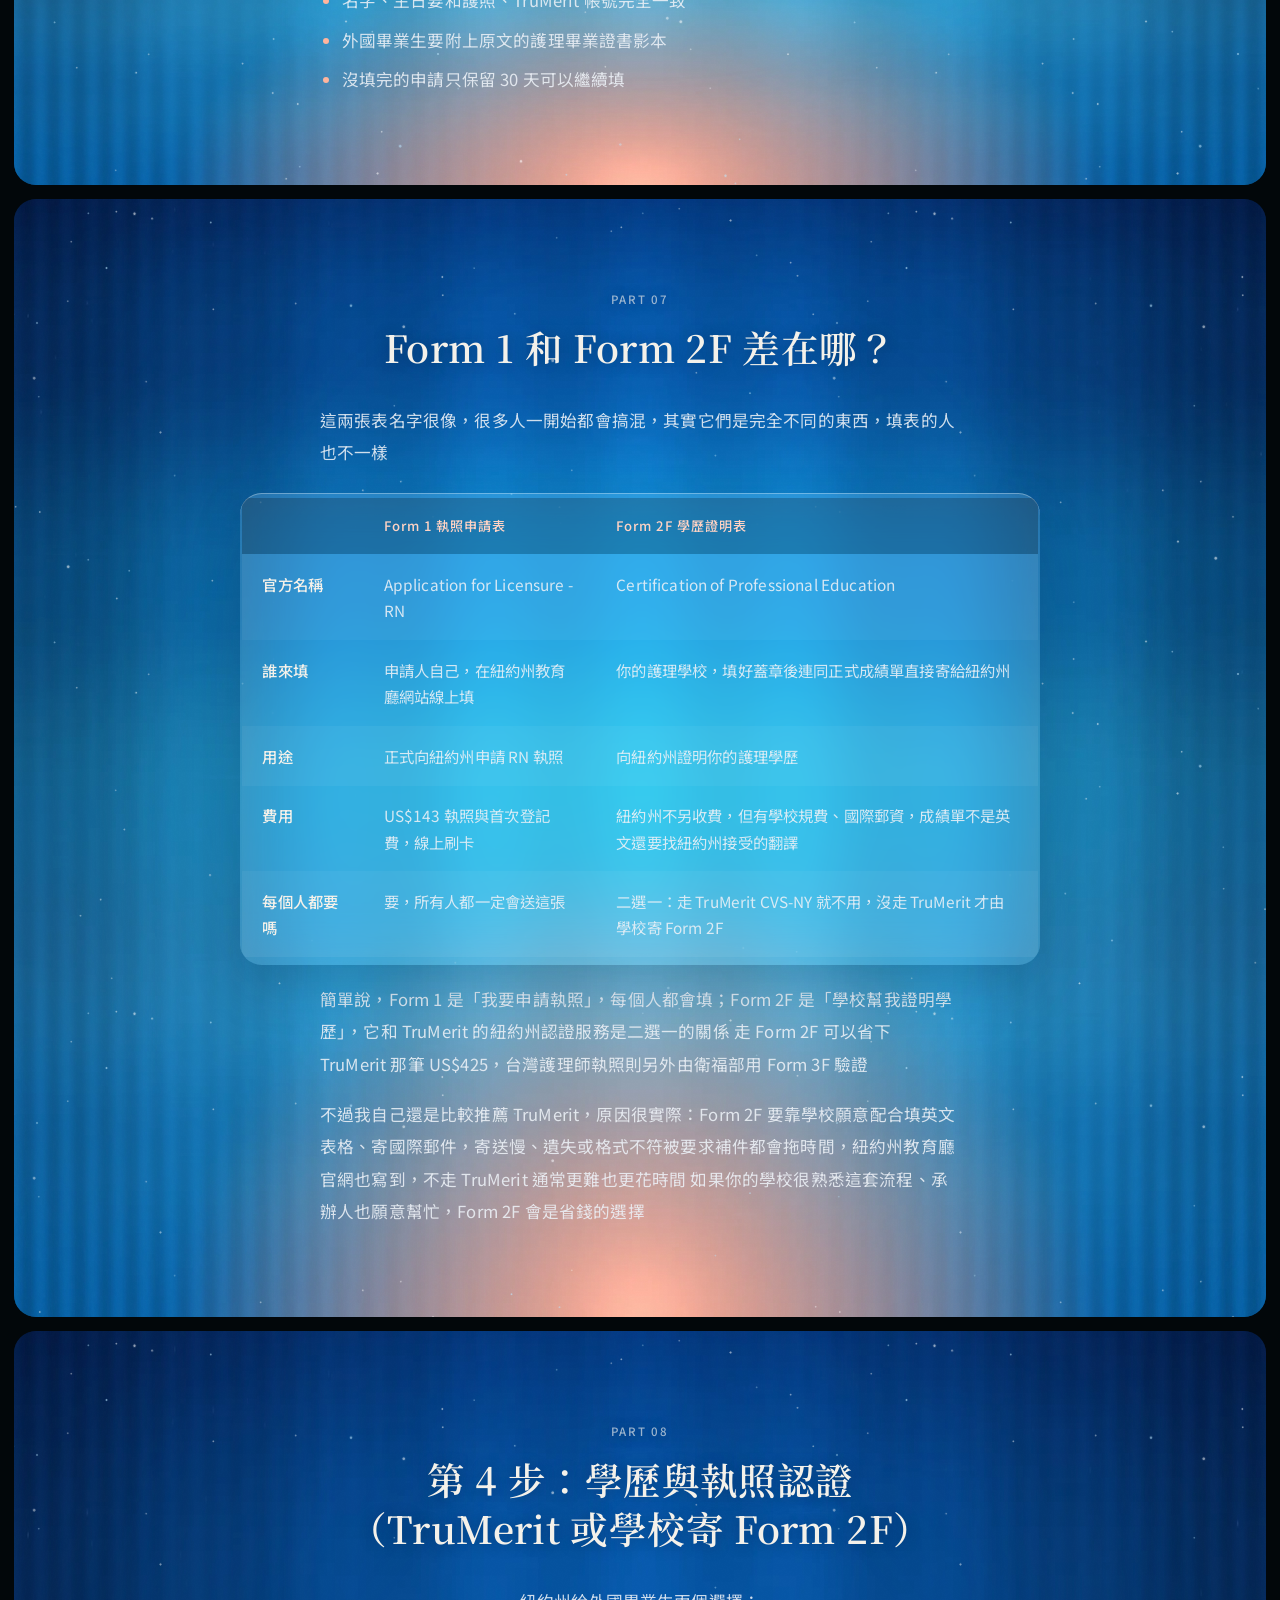
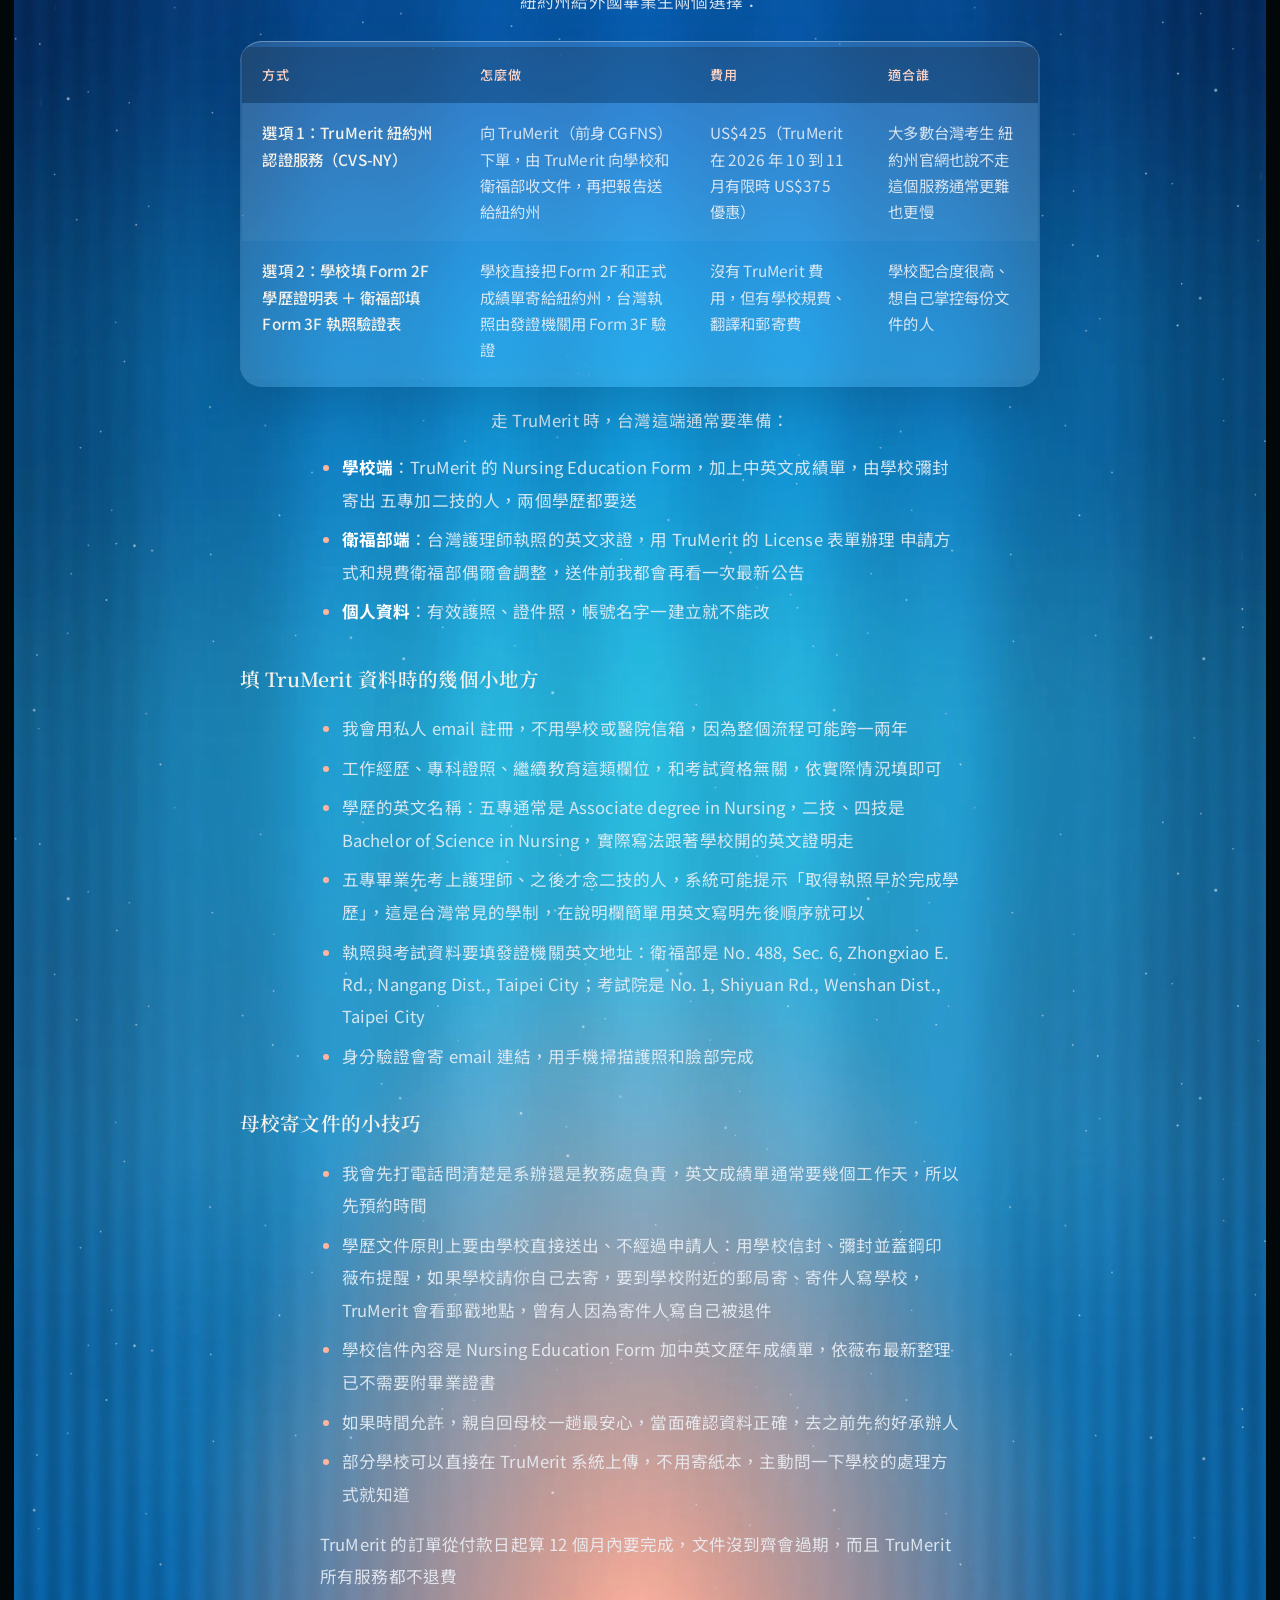
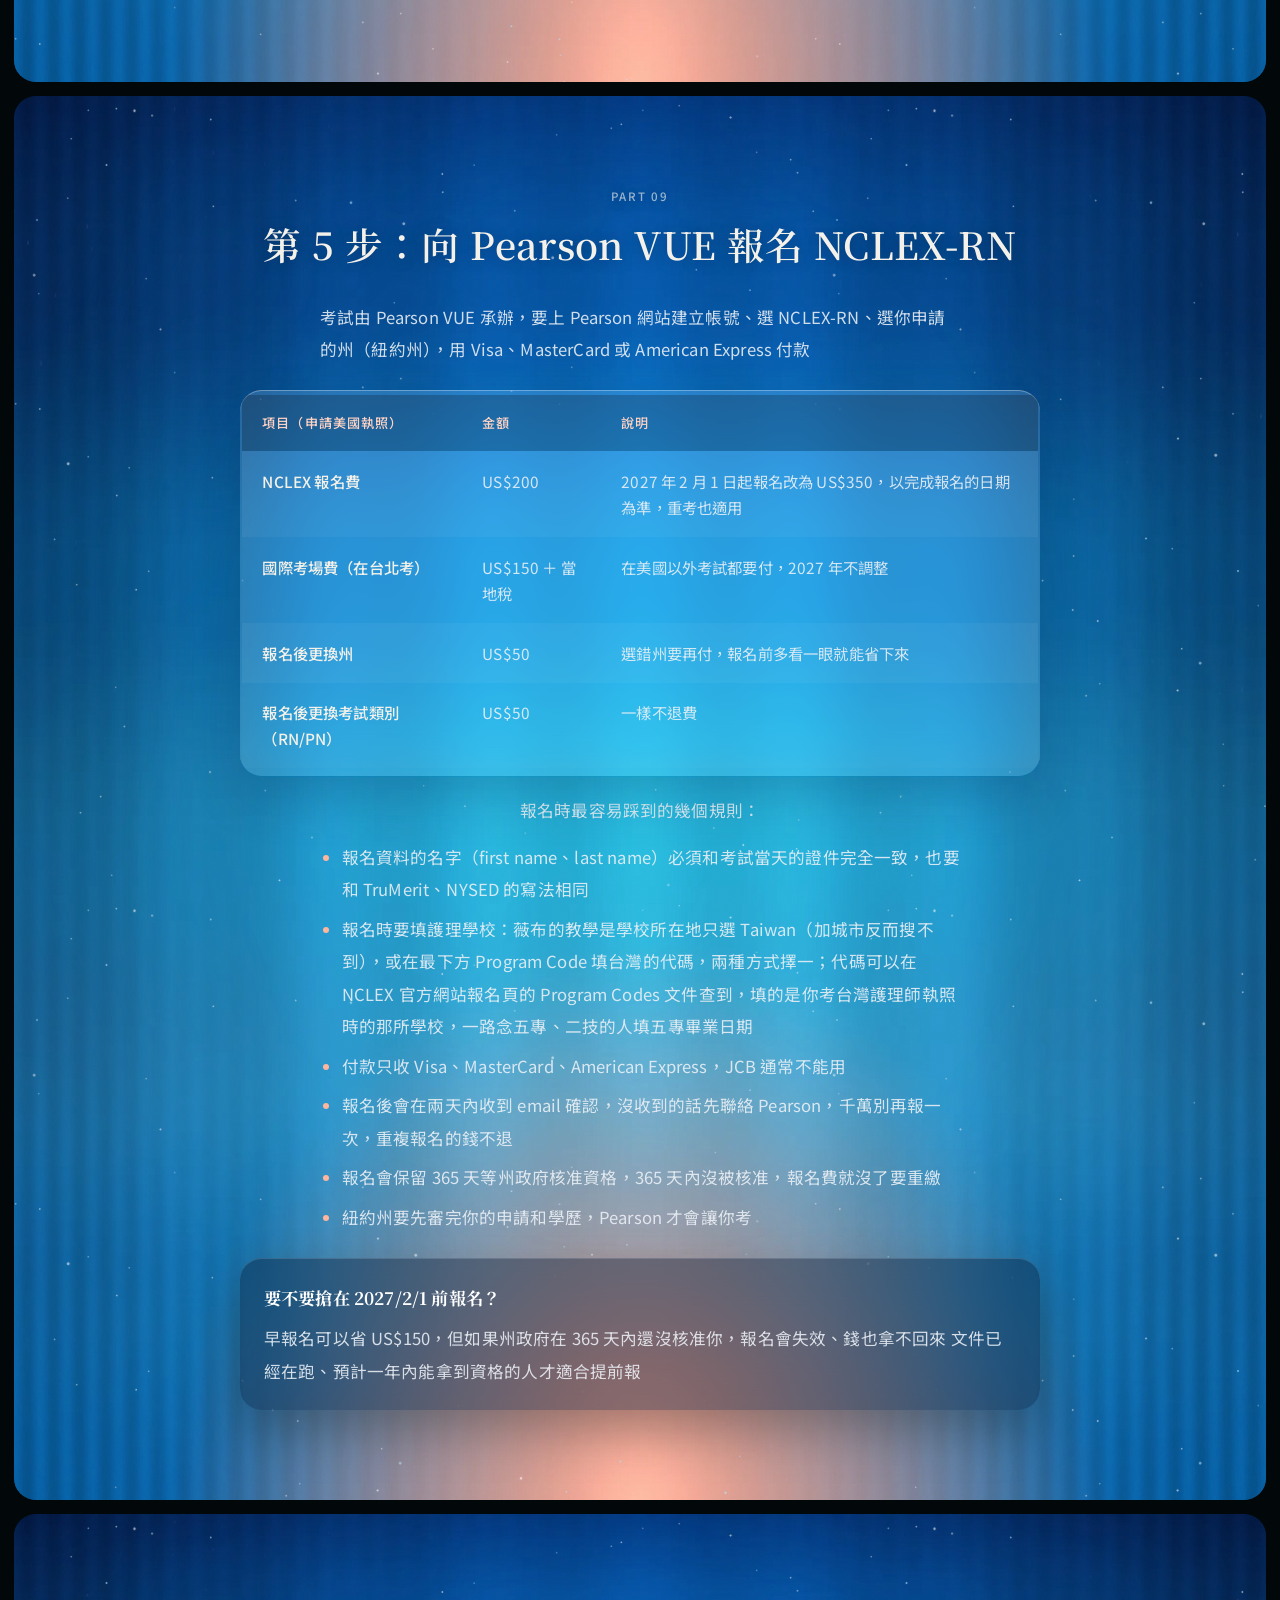
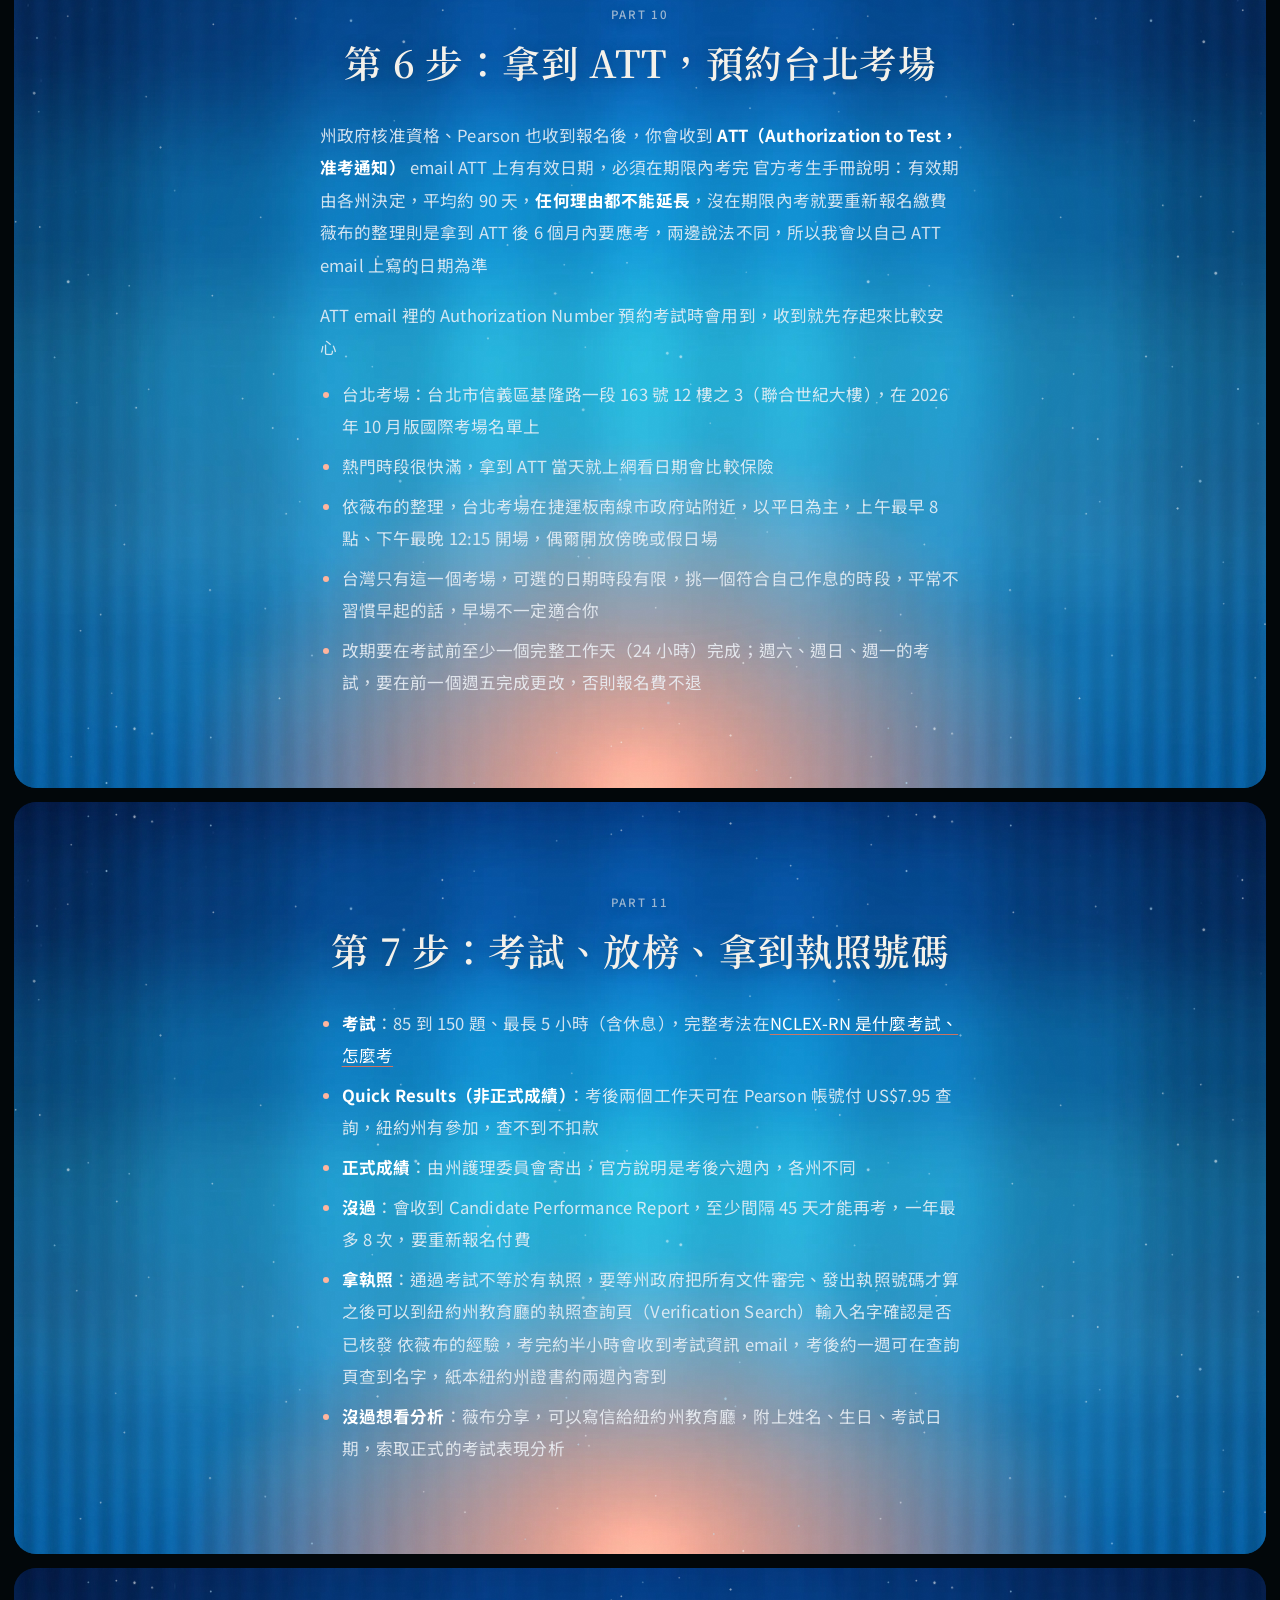
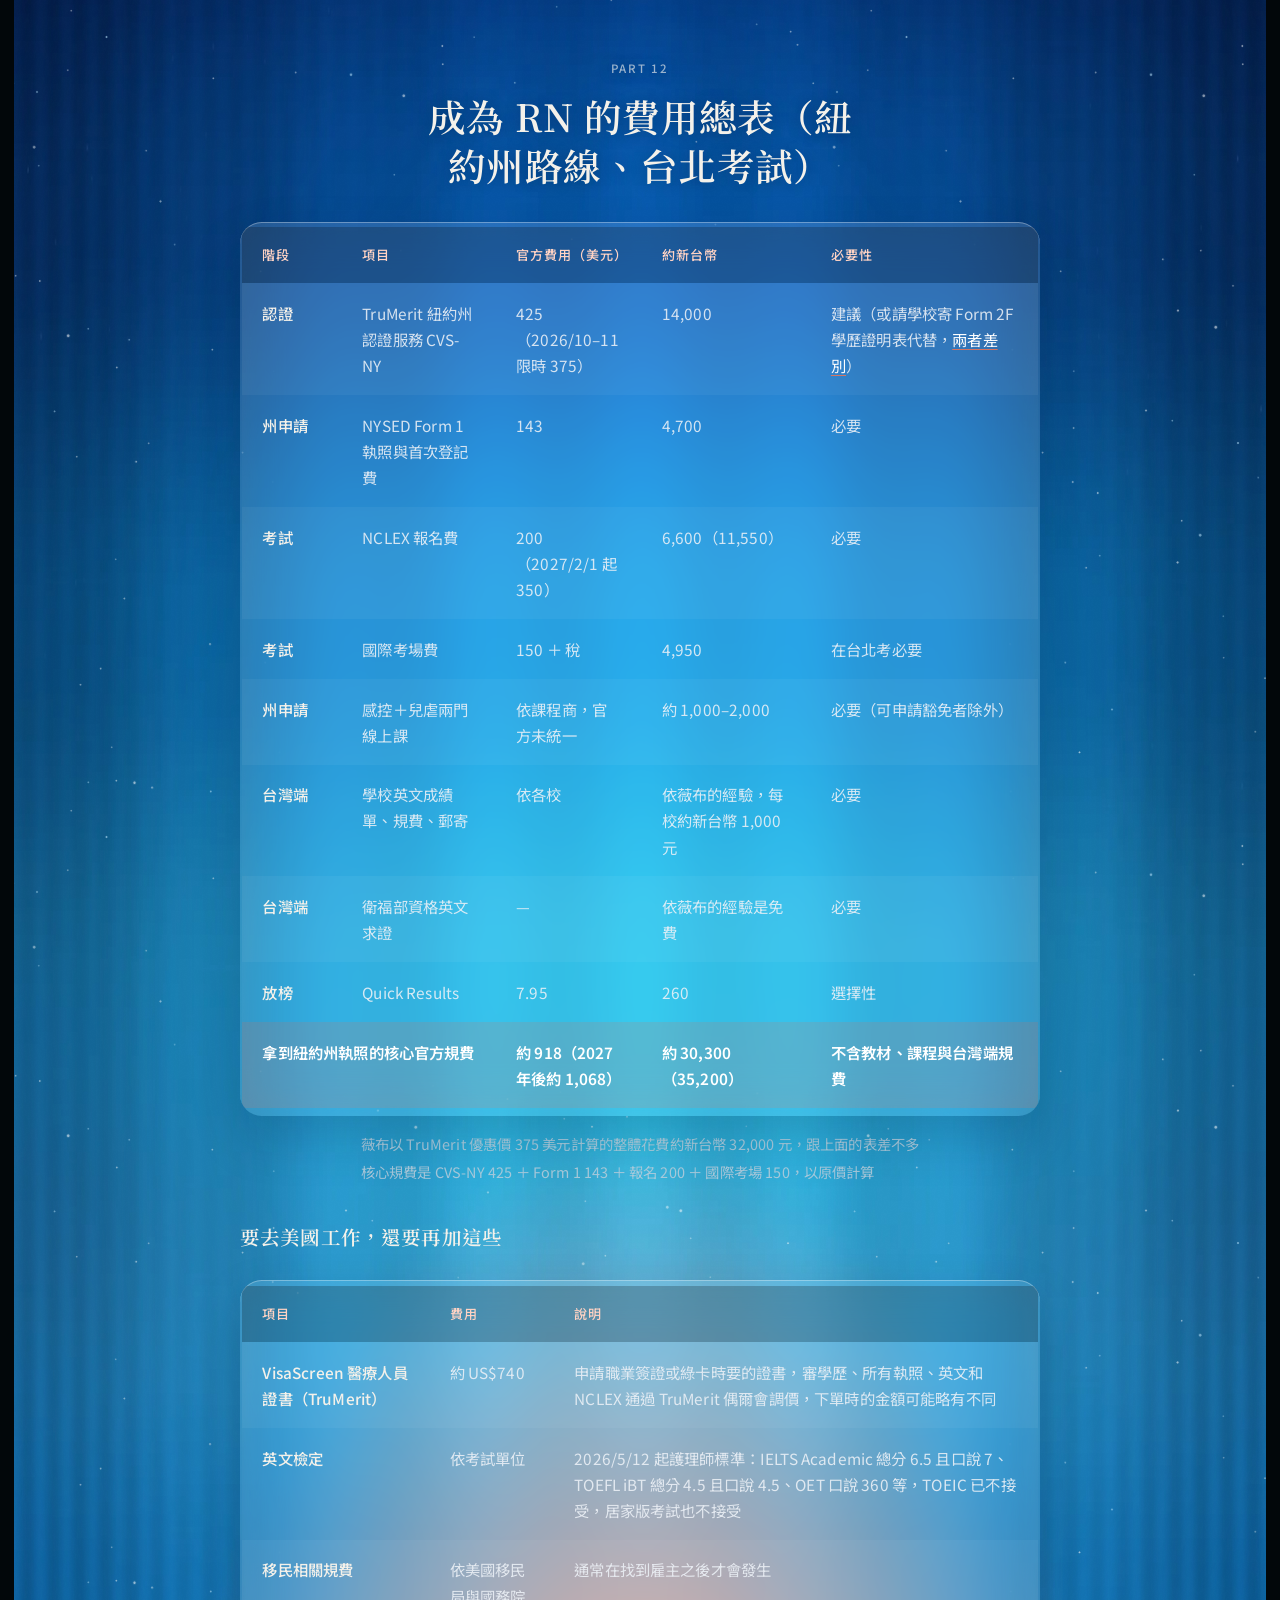
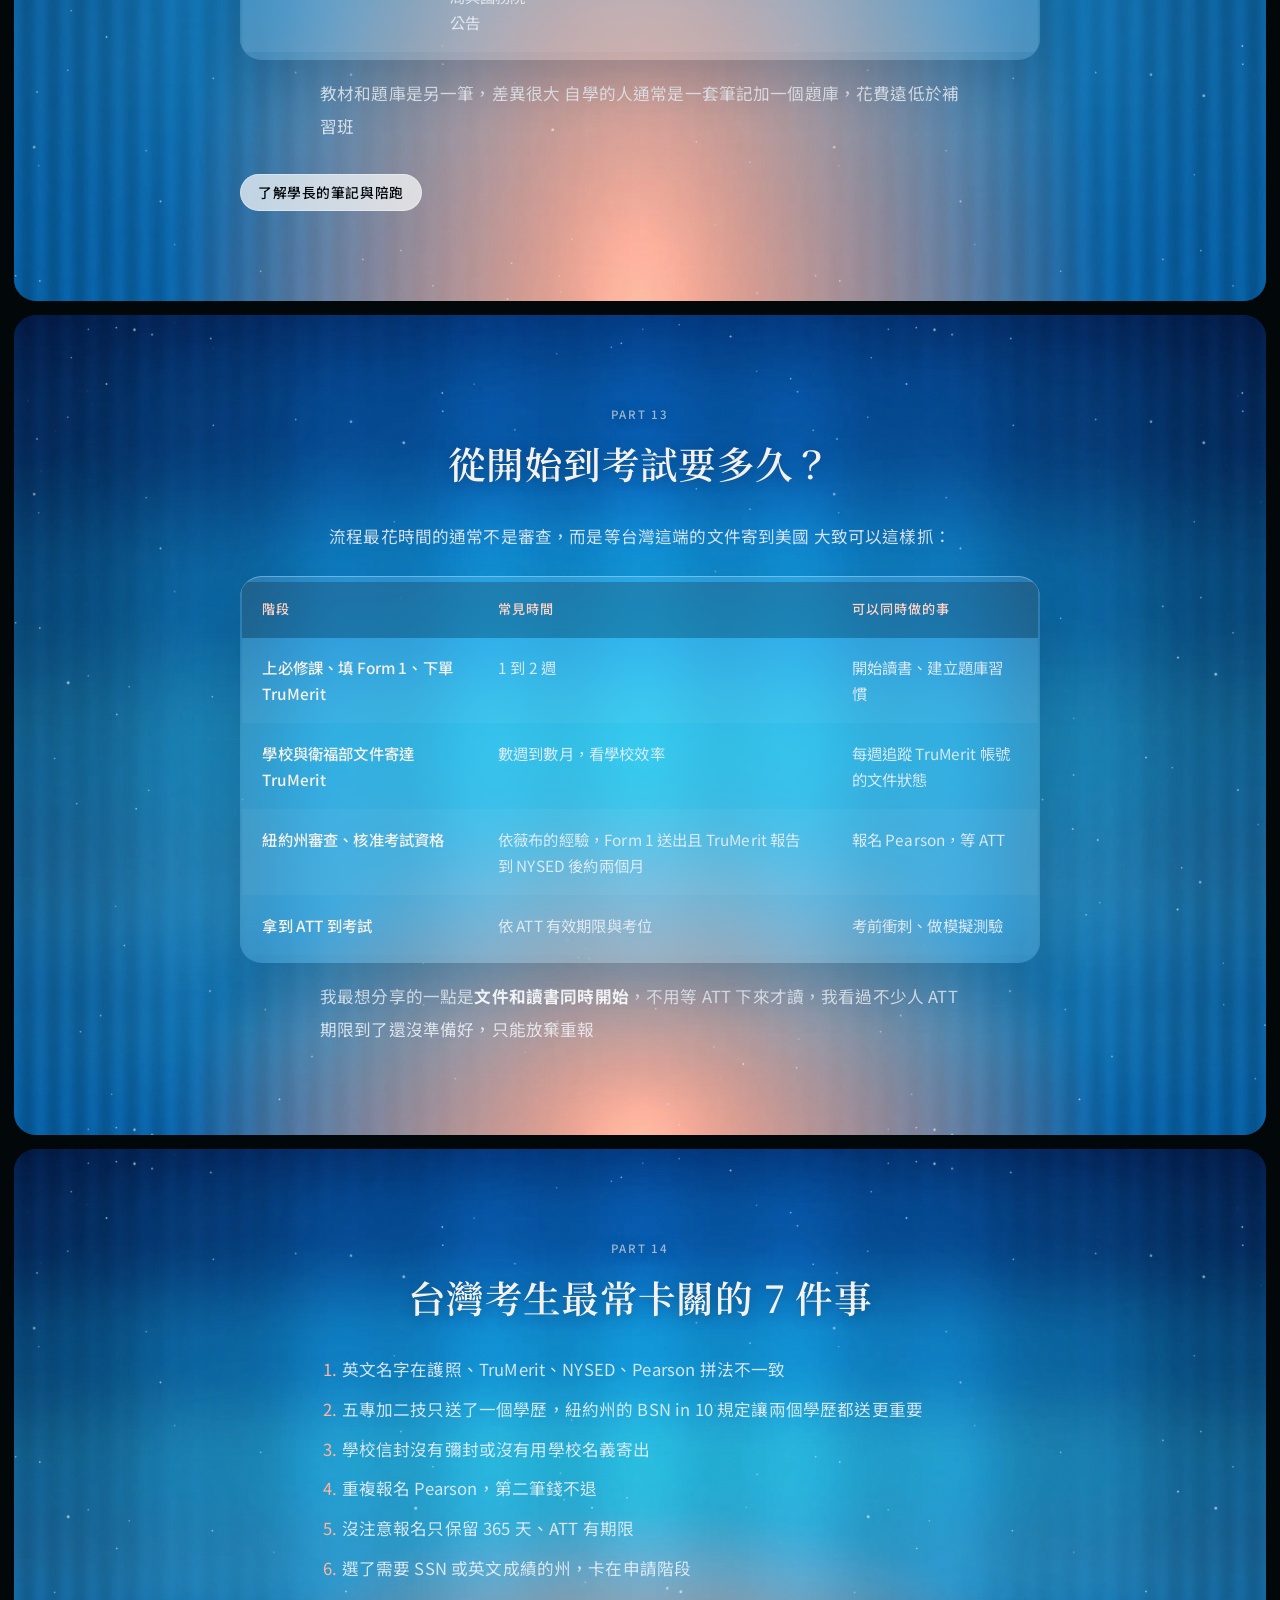
<file: articles/nclex-rn-process-cost.html>
<!DOCTYPE html>
<html lang="zh-Hant-TW">
<head>
  <meta charset="utf-8">
  <meta name="viewport" content="width=device-width, initial-scale=1">
  <title>如何成為RN｜考RN流程與費用總整理 2026：台灣護理師申請紐約州 NCLEX-RN</title>
  <meta name="description" content="如何成為RN完整流程：選州、TruMerit 學歷認證、紐約州 Form 1、Pearson VUE 報名、ATT、台北考場，附考RN 2026 最新逐項費用表與 2027 漲價提醒">
  <meta name="robots" content="index,follow,max-image-preview:large">
  <meta name="author" content="耘楓學長">
  <link rel="canonical" href="https://shiftnotes.github.io/articles/nclex-rn-process-cost.html">
  <link rel="alternate" hreflang="zh-Hant-TW" href="https://shiftnotes.github.io/articles/nclex-rn-process-cost.html">
  <meta property="og:type" content="article">
  <meta property="og:locale" content="zh_TW">
  <meta property="og:site_name" content="耘楓學長 | shiftnotes">
  <meta property="og:title" content="如何成為RN｜考RN流程與費用總整理 2026：台灣護理師申請紐約州 NCLEX-RN">
  <meta property="og:description" content="如何成為RN完整流程：選州、TruMerit 學歷認證、紐約州 Form 1、Pearson VUE 報名、ATT、台北考場，附考RN 2026 最新逐項費用表與 2027 漲價提醒">
  <meta property="og:url" content="https://shiftnotes.github.io/articles/nclex-rn-process-cost.html">
  <meta property="og:image" content="https://shiftnotes.github.io/assets/og-image.png">
  <meta property="article:modified_time" content="2026-11-19">
  <meta name="twitter:card" content="summary_large_image">
  <meta name="theme-color" content="#02070A">
  <link rel="icon" href="/favicon.ico" sizes="any">
  <link rel="icon" href="/favicon.svg" type="image/svg+xml">
  <link rel="icon" href="/assets/favicon-192.png" type="image/png" sizes="192x192">
  <link rel="apple-touch-icon" href="/assets/apple-touch-icon.png" sizes="180x180">
  <link rel="preconnect" href="https://fonts.googleapis.com">
  <link rel="preconnect" href="https://fonts.gstatic.com" crossorigin>
  <link href="https://fonts.googleapis.com/css2?family=Noto+Sans+TC:wght@400;500;700&family=Noto+Serif+TC:wght@600;700&display=swap" rel="stylesheet">
  <link rel="stylesheet" href="../css/styles.css?v=hero14">
  <link rel="stylesheet" href="../css/articles.css?v=a17">
  <script type="application/ld+json">{"@context": "https://schema.org", "@graph": [{"@type": "Organization", "@id": "https://shiftnotes.github.io/#organization", "name": "ShiftNotes", "alternateName": "轉換筆記工作室", "url": "https://shiftnotes.github.io/", "logo": "https://shiftnotes.github.io/assets/logo-512.png", "email": "blacklucky02@gmail.com", "sameAs": ["https://line.me/R/ti/p/@shiftnotes", "https://www.instagram.com/shiftnotes1991/"]}, {"@type": "Person", "@id": "https://shiftnotes.github.io/#person", "name": "耘楓學長", "jobTitle": "臨床護理師，NCLEX-RN 一次通過", "worksFor": {"@id": "https://shiftnotes.github.io/#organization"}, "sameAs": ["https://www.instagram.com/shiftnotes1991/"]}, {"@type": "Article", "@id": "https://shiftnotes.github.io/articles/nclex-rn-process-cost.html#article", "headline": "如何成為RN｜考RN流程與費用總整理 2026：台灣護理師申請紐約州 NCLEX-RN", "description": "如何成為RN完整流程：選州、TruMerit 學歷認證、紐約州 Form 1、Pearson VUE 報名、ATT、台北考場，附考RN 2026 最新逐項費用表與 2027 漲價提醒", "inLanguage": "zh-Hant-TW", "datePublished": "2026-11-19", "dateModified": "2026-11-19", "author": {"@id": "https://shiftnotes.github.io/#person"}, "publisher": {"@id": "https://shiftnotes.github.io/#organization"}, "mainEntityOfPage": "https://shiftnotes.github.io/articles/nclex-rn-process-cost.html", "image": "https://shiftnotes.github.io/assets/og-image.png", "isPartOf": {"@id": "https://shiftnotes.github.io/articles/#collection"}}, {"@type": "BreadcrumbList", "itemListElement": [{"@type": "ListItem", "position": 1, "name": "ShiftNotes", "item": "https://shiftnotes.github.io/"}, {"@type": "ListItem", "position": 2, "name": "如何成為RN", "item": "https://shiftnotes.github.io/articles/"}, {"@type": "ListItem", "position": 3, "name": "流程與費用", "item": "https://shiftnotes.github.io/articles/nclex-rn-process-cost.html"}]}, {"@type": "FAQPage", "mainEntity": [{"@type": "Question", "name": "考 RN 一定要找代辦嗎？", "acceptedAnswer": {"@type": "Answer", "text": "不一定 整個流程都可以自己線上申請，代辦主要是幫你省時間、檢查文件 如果你英文閱讀還不熟、工作很忙，可以找我們的合作夥伴薇布協助申請或校對資料"}}, {"@type": "Question", "name": "考 RN 總共要花多少錢？", "acceptedAnswer": {"@type": "Answer", "text": "以紐約州路線、在台北考試計算，核心官方規費約 US$918（約新台幣 3 萬元），2027 年 2 月 1 日後報名考試約 US$1,068 如果要申請工作簽證，再加 VisaScreen 約 US$740 和英文檢定 教材與課程另計"}}, {"@type": "Question", "name": "NCLEX 報名費什麼時候漲價？", "acceptedAnswer": {"@type": "Answer", "text": "2027 年 2 月 1 日起，申請美國執照的報名費從 US$200 調整為 US$350，以完成報名的日期為準，不是考試日期，重考也一樣 國際考場費 US$150 不變"}}, {"@type": "Question", "name": "考紐約州 RN 需要英文成績嗎？", "acceptedAnswer": {"@type": "Answer", "text": "申請紐約州執照本身不要求英文成績 但之後要申請工作簽證時，VisaScreen 一定要英文檢定，護理師標準是 IELTS Academic 6.5 且口說 7 或其他同等考試"}}, {"@type": "Question", "name": "ATT 有效期多久？", "acceptedAnswer": {"@type": "Answer", "text": "ATT 有效期由各州護理委員會決定，實際期限看你收到的 ATT email 上寫的日期，期限內要考完，所以我拿到 ATT 就會盡快預約台北考場"}}, {"@type": "Question", "name": "申請考 RN 需要準備哪些文件？", "acceptedAnswer": {"@type": "Answer", "text": "TruMerit 要護照和大頭照，母校要寄 Nursing Education Form 和中英文成績單，衛福部要辦資格英文求證，紐約州 Form 1 要上傳原文畢業證書和兩門必修課證書 我會先付款拿到 TruMerit 表單再去申請，比較不會白跑"}}, {"@type": "Question", "name": "英文名字要怎麼填？", "acceptedAnswer": {"@type": "Answer", "text": "姓填在 Last name，名填在 First name，連字號和空格都要和護照一模一樣，TruMerit、紐約州、Pearson 三個系統寫法要完全相同，名字對不上會造成資料無法歸檔或考試當天無法入場"}}, {"@type": "Question", "name": "可以在台灣考 NCLEX-RN 嗎？", "acceptedAnswer": {"@type": "Answer", "text": "可以 台北信義區有 Pearson VUE 國際考場，要另付 US$150 國際考場費"}}]}]}</script>
</head>
<body class="article-page">
  <header class="site-header">
    <a class="skip-link" href="#main">跳至主要內容</a>
    <div class="header-inner">
      <a class="logo" href="../index.html">
        <span class="logo-mark" aria-hidden="true"></span>
        <span class="logo-text">ShiftNotes</span>
      </a>
      <nav class="nav-desktop" aria-label="主要">
        <a href="../articles/index.html">如何成為RN</a>
        <a href="../articles/what-is-us-rn.html">認識 RN</a>
        <a href="../articles/nclex-rn-process-cost.html">流程與費用</a>
        <a href="../articles/what-is-nclex-rn.html">NCLEX 怎麼考</a>
        <a href="../index.html#plans">筆記方案</a>
      </nav>
      <div class="header-actions">
      <a class="btn btn-sm btn-ghost header-trial" href="https://drive.google.com/drive/folders/1croN3e0fPb0H_4UqSa8RR00lFnD3cMA1" target="_blank" rel="noopener">免費試讀</a>
      <a class="btn btn-sm btn-solid header-cta" href="https://line.me/R/ti/p/@shiftnotes" target="_blank" rel="noopener noreferrer">LINE 諮詢</a>
      </div>
      <button class="nav-toggle" type="button" aria-expanded="false" aria-controls="nav-mobile" aria-label="開啟選單">
        <span></span><span></span><span></span>
      </button>
    </div>
  </header>
  <div id="nav-mobile" class="nav-mobile" hidden>
    <nav aria-label="行動版選單">
      <a href="../articles/index.html">如何成為美國護理師</a>
      <a href="../articles/what-is-us-rn.html">美國 RN 是什麼</a>
      <a href="../articles/why-take-us-rn.html">為什麼要考 RN</a>
      <a href="../articles/nclex-rn-process-cost.html">流程與費用</a>
      <a href="../articles/what-is-nclex-rn.html">NCLEX 怎麼考</a>
      <a href="../index.html#plans">筆記方案</a>
      <a class="btn btn-invert" href="https://line.me/R/ti/p/@shiftnotes" target="_blank" rel="noopener noreferrer">LINE 官方帳號諮詢</a>
    </nav>
  </div>
  <main id="main">
    <section class="hero article-hero" aria-labelledby="page-title">
      <div class="hero-sky" aria-hidden="true">
        <div class="hero-glow"></div>
        <div class="hero-rays"></div>
        <div class="bubble-live">
          <span class="wubble" style="left:10%;top:62%;--s:1px;--t:11s;--d:0s"></span>
          <span class="wubble" style="left:16%;top:74%;--s:1px;--t:9s;--d:1.2s"></span>
          <span class="wubble" style="left:22%;top:58%;--s:1px;--t:13s;--d:0.4s"></span>
          <span class="wubble" style="left:28%;top:80%;--s:2px;--t:10s;--d:2s"></span>
          <span class="wubble" style="left:36%;top:68%;--s:1px;--t:8s;--d:0.8s"></span>
          <span class="wubble" style="left:44%;top:82%;--s:1px;--t:12s;--d:1.6s"></span>
          <span class="wubble" style="left:58%;top:76%;--s:1px;--t:9s;--d:0.2s"></span>
          <span class="wubble" style="left:66%;top:64%;--s:1px;--t:14s;--d:2.4s"></span>
          <span class="wubble" style="left:72%;top:78%;--s:1px;--t:10s;--d:0.6s"></span>
          <span class="wubble" style="left:80%;top:60%;--s:2px;--t:11s;--d:1.8s"></span>
          <span class="wubble" style="left:86%;top:72%;--s:1px;--t:8s;--d:0.3s"></span>
          <span class="wubble" style="left:92%;top:66%;--s:1px;--t:13s;--d:2.1s"></span>
          <span class="wubble" style="left:8%;top:84%;--s:1px;--t:12s;--d:1s"></span>
          <span class="wubble" style="left:50%;top:86%;--s:1px;--t:15s;--d:0.9s"></span>
        </div>
        <div class="hero-stars"></div>
        <div class="hero-noise"></div>
      </div>
      <div class="hero-inner article-hero-inner">
        <nav class="crumbs" aria-label="麵包屑"><ol><li><a href="../index.html">ShiftNotes</a></li><li><a href="index.html">如何成為RN</a></li><li aria-current="page">流程與費用</li></ol></nav>
        <span class="hero-kicker">如何成為美國護理師　·　第 3 篇　流程與花費</span>
        <h1 id="page-title"><span class="h1-series">如何成為RN</span>成為美國 RN 的流程與費用總整理（紐約州路線）</h1>
        <p class="hero-sub article-lead">從台灣考美國 RN，最常卡住的不是讀書，而是流程和文件 台灣考生最常走紐約州路線，下面就用它當例子，每一步要做什麼、要付多少錢、要等多久，一次說清楚</p>
      </div>
    </section>

    <section class="atm-midn section-soft section" id="summary" aria-labelledby="summary-title">
      <div class="section-sky" aria-hidden="true">
        <div class="section-glow"></div>
        <div class="section-rays"></div>
        <div class="section-noise"></div>
      </div>
      <div class="wrap">
        <div class="section-head">
          <span class="eyebrow">Overview</span>
          <h2 class="section-title" id="summary-title">先看重點</h2>
        </div>
        <div class="overview-grid">
          <div class="sell-item overview-card">
            <span class="feature-index">KEY POINTS</span>

        <ul>
          <li>台灣護理師最常走紐約州路線：不需要 SSN 就能申請，考執照本身也不要求英文成績</li>
          <li>只算拿到紐約州執照的官方規費：約 US$918（約新台幣 3 萬元），2027/2/1 起報名考試會變成約 US$1,068</li>
          <li>如果之後要申請工作簽證，還要再加 VisaScreen（約 US$740）和英文檢定</li>
          <li>考試報名費 2027 年 2 月 1 日起從 US$200 漲到 US$350，看的是<strong>報名日</strong>不是考試日</li>
          <li>所有官方費用都<strong>不退費</strong>，名字拼法要和護照一模一樣，連字號、空格都算</li>
          <li>我覺得最省事的順序是先建 TruMerit 帳號拿到表單，再去學校和衛福部申請文件</li>
        </ul>
                </div>
          <nav class="sell-item overview-card toc-card" aria-label="本文目錄">
            <span class="feature-index">CONTENTS</span>
            <ol><li><a href="#units">會遇到的四個單位</a></li><li><a href="#docs">文件清單：誰要什麼</a></li><li><a href="#name">名字拼法一次統一</a></li><li><a href="#state">第 1 步：選州</a></li><li><a href="#course">第 2 步：紐約州必修課</a></li><li><a href="#form1">第 3 步：NYSED Form 1</a></li><li><a href="#forms">Form 1 和 Form 2F 差在哪</a></li><li><a href="#trumerit">第 4 步：學歷與執照認證</a></li><li><a href="#pearson">第 5 步：Pearson VUE 報名</a></li><li><a href="#att">第 6 步：拿到 ATT 預約台北考場</a></li><li><a href="#result">第 7 步：考試、放榜、拿執照</a></li><li><a href="#cost">費用總表</a></li><li><a href="#timeline">要花多久</a></li><li><a href="#mistakes">常見卡關</a></li><li><a href="#faq">常見問題</a></li></ol>
          </nav>
        </div>
      </div>
    </section>

    <section class="atm-blue section-soft section" id="units" aria-labelledby="units-title">
      <div class="section-sky" aria-hidden="true">
        <div class="section-glow"></div>
        <div class="section-rays"></div>
        <div class="section-noise"></div>
      </div>
      <div class="wrap">
        <div class="section-head">
          <span class="eyebrow">Part 01</span>
          <h2 class="section-title" id="units-title">開始前先認識：你會打交道的四個單位</h2>
        </div>
        <div class="article-prose">
      <div class="fee-table-wrap article-table"><table class="fee-table">
        <thead><tr><th>單位</th><th>負責什麼</th><th>你會做的事</th></tr></thead>
        <tbody>
          <tr><td data-label="單位">TruMerit（舊名 CGFNS）</td><td data-label="負責什麼">驗證外國護理學歷與執照，把報告送給州政府</td><td data-label="你會做的事">建立帳號、付款、上傳護照與照片、下載表單交給學校和衛福部</td></tr>
          <tr><td data-label="單位">紐約州教育廳 NYSED</td><td data-label="負責什麼">審核你能不能考、最後發執照</td><td data-label="你會做的事">上兩門必修課、填 Online Form 1、繳 US$143</td></tr>
          <tr><td data-label="單位">Pearson VUE</td><td data-label="負責什麼">承辦 NCLEX 報名與考場</td><td data-label="你會做的事">建立帳號、報名繳費、收 ATT、預約台北考場</td></tr>
          <tr><td data-label="單位">台灣這端：母校、衛福部</td><td data-label="負責什麼">證明你的學歷和台灣護理師資格</td><td data-label="你會做的事">請學校寄成績單與表單、到衛福部線上申請資格英文求證</td></tr>
        </tbody>
      </table></div>
      <p>四個單位彼此不會主動通知你進度，哪份文件到了、哪裡卡住，都得自己上各系統查 我很推薦開一個試算表，把每個單位的帳號、申請編號、寄件日期和追蹤號碼都記下來，後面會省很多力氣</p>
        </div>
      </div>
    </section>

    <section class="atm-midn section-soft section" id="docs" aria-labelledby="docs-title">
      <div class="section-sky" aria-hidden="true">
        <div class="section-glow"></div>
        <div class="section-rays"></div>
        <div class="section-noise"></div>
      </div>
      <div class="wrap">
        <div class="section-head">
          <span class="eyebrow">Part 02</span>
          <h2 class="section-title" id="docs-title">文件清單：誰要什麼、什麼時候要</h2>
        </div>
        <div class="article-prose">
      <p>很多人一開始就把所有證明全部申請一輪，結果有些根本用不到 我比較推薦的做法是<strong>先建 TruMerit 帳號、付款拿到表單，再依表單去申請</strong></p>
      <div class="fee-table-wrap article-table"><table class="fee-table">
        <thead><tr><th>給誰</th><th>要準備的東西</th><th>怎麼交</th></tr></thead>
        <tbody>
          <tr><td data-label="給誰">TruMerit（你自己上傳）</td><td data-label="要準備的東西">有效護照、護照規格大頭照</td><td data-label="怎麼交">在 TruMerit 帳號上傳，並完成線上身分驗證</td></tr>
          <tr><td data-label="給誰">TruMerit（母校寄出）</td><td data-label="要準備的東西">TruMerit 的 Nursing Education Form、中英文歷年成績單</td><td data-label="怎麼交">由學校處理寄送，或依學校與 TruMerit 的線上方式上傳</td></tr>
          <tr><td data-label="給誰">TruMerit（衛福部處理）</td><td data-label="要準備的東西">TruMerit 的執照驗證表單</td><td data-label="怎麼交">到衛福部線上申辦「醫事人員或公共衛生師資格英文求證」</td></tr>
          <tr><td data-label="給誰">NYSED（你自己上傳）</td><td data-label="要準備的東西">原文的護理畢業證書影本、兩門必修課證書</td><td data-label="怎麼交">填 Online Form 1 時上傳</td></tr>
          <tr><td data-label="給誰">Pearson VUE</td><td data-label="要準備的東西">和護照完全一致的英文姓名、信用卡</td><td data-label="怎麼交">線上報名</td></tr>
        </tbody>
      </table></div>
      <p>衛福部的資格英文求證可以線上申辦，依薇布的經驗，現在衛福部可以直接在線上處理 TruMerit 的執照表單（只有一頁），不用再寄紙本到美國 官方列的應備文件是：求證申請表、國外求證資格申請表、中文護理師證書影本、護照資料頁影本、考照時的畢業證書影本、對方機構的求證表格、考試及格證書影本，作業天數約 8 天 證書和成績單我會建議都掃一份電子檔留著，之後辦 VisaScreen 或申請其他州還用得到</p>
        </div>
      </div>
    </section>

    <section class="atm-blue section-soft section" id="name" aria-labelledby="name-title">
      <div class="section-sky" aria-hidden="true">
        <div class="section-glow"></div>
        <div class="section-rays"></div>
        <div class="section-noise"></div>
      </div>
      <div class="wrap">
        <div class="section-head">
          <span class="eyebrow">Part 03</span>
          <h2 class="section-title" id="name-title">名字拼法：第一天就統一好</h2>
        </div>
        <div class="article-prose">
      <p>這是台灣考生最常出事、也最難補救的一步 美國各系統是用電腦比對名字的，<strong>多一個連字號或空格，就會被當成另一個人</strong></p>
      <div class="fee-table-wrap article-table"><table class="fee-table">
        <thead><tr><th>欄位</th><th>意思</th><th>範例（王小明，護照寫 WANG, HSIAO-MING）</th></tr></thead>
        <tbody>
          <tr><td data-label="欄位">Last name ／ Surname ／ Family name</td><td data-label="意思">姓</td><td data-label="範例（王小明，護照寫 WANG, HSIAO-MING）">Wang</td></tr>
          <tr><td data-label="欄位">First name ／ Given name</td><td data-label="意思">名</td><td data-label="範例（王小明，護照寫 WANG, HSIAO-MING）">Hsiao-Ming</td></tr>
          <tr><td data-label="欄位">錯誤示範</td><td data-label="意思">系統會當成不同名字</td><td data-label="範例（王小明，護照寫 WANG, HSIAO-MING）">HsiaoMing、Hsiao Ming、姓名欄位填反</td></tr>
        </tbody>
      </table></div>
      <p>TruMerit、NYSED、Pearson 三個系統都要照護照一字不差地填，姓和名也很常被填反 TruMerit 的報告送到紐約州時，名字對不上就沒辦法自動歸檔，來回寫信更正可能拖好幾個月；Pearson 報名的名字和考試當天的護照不一致，則可能無法入場而且報名費不退</p>
      <div class="note-box"><strong class="box-title">學長提醒</strong>依薇布的經驗，TruMerit 帳號的姓名、生日、性別建立後就不能自己修改，就算之後在資料頁改對，後台可能還是舊的 已經填錯的話，要先把資料填完、購買 CVS 並上傳護照後，再透過 TruMerit 系統內的訊息請客服更正 所以我都會跟學弟妹說，填之前拿護照對三次再按送出</div>
        </div>
      </div>
    </section>

    <section class="atm-midn section-soft section" id="state" aria-labelledby="state-title">
      <div class="section-sky" aria-hidden="true">
        <div class="section-glow"></div>
        <div class="section-rays"></div>
        <div class="section-noise"></div>
      </div>
      <div class="wrap">
        <div class="section-head">
          <span class="eyebrow">Part 04</span>
          <h2 class="section-title" id="state-title">第 1 步：先選州，再開始跑文件</h2>
        </div>
        <div class="article-prose">
      <p>美國護理師執照是各州核發的，考試全國只有一個 NCLEX-RN，但「准不准你考」是由你申請的州護理委員會決定 所以第一件事是選州，選好之後所有文件、費用、審查方式都跟著那一州走</p>
      <p>台灣考生最常選紐約州，原因很實際：</p>
      <ul>
        <li>紐約州的外國護校畢業生路線（RN Pathway #5）寫得很清楚，台灣學長姐走過的經驗也最多</li>
        <li>申請時不需要美國社會安全號碼（SSN）</li>
        <li>學歷可以透過 TruMerit 的紐約州認證服務一次送件</li>
      </ul>
      <p>其他州也可以考，但要求差很多，例如有的州要 SSN 才受理、有的州要逐科學歷評估報告（TruMerit CES 專業報告 US$485）、有的州要英文成績 如果你選的是紐約以外的州，最準的資訊還是該州護理委員會的官網</p>
      <div class="note-box"><strong class="box-title">紐約州的「BSN in 10」規定</strong>紐約州教育廳公告：2020 年 6 月 18 日之後取得紐約州 RN 執照的人，除非符合豁免，必須在取得執照後 10 年內拿到護理學士（BSN）以上學位 五專、二技背景的學弟妹可以先把這件事放進長期規劃，詳細的豁免條件寫在紐約州教育廳的 BSN in 10 頁面</div>
        </div>
      </div>
    </section>

    <section class="atm-blue section-soft section" id="course" aria-labelledby="course-title">
      <div class="section-sky" aria-hidden="true">
        <div class="section-glow"></div>
        <div class="section-rays"></div>
        <div class="section-noise"></div>
      </div>
      <div class="wrap">
        <div class="section-head">
          <span class="eyebrow">Part 05</span>
          <h2 class="section-title" id="course-title">第 2 步：完成紐約州指定的兩門線上課</h2>
        </div>
        <div class="article-prose">
      <p>紐約州要求所有申請者完成兩門州政府認可的課程，除非符合豁免條件：</p>
      <ul>
        <li><strong>Infection Control（感染控制）</strong></li>
        <li><strong>Child Abuse Identification and Reporting（兒童虐待辨識與通報）</strong></li>
      </ul>
      <p>兩門都可以線上上完，課程商要選在紐約州教育廳認可名單上的 費用依課程商不同，官方沒有統一價格，依薇布整理，兩門合計約 US$55，她示範使用的是 A Train Education，名單上其他課程商也可以 上完把證書存好，填 Form 1 時會用到</p>
        </div>
      </div>
    </section>

    <section class="atm-midn section-soft section" id="form1" aria-labelledby="form1-title">
      <div class="section-sky" aria-hidden="true">
        <div class="section-glow"></div>
        <div class="section-rays"></div>
        <div class="section-noise"></div>
      </div>
      <div class="wrap">
        <div class="section-head">
          <span class="eyebrow">Part 06</span>
          <h2 class="section-title" id="form1-title">第 3 步：送出紐約州 Online Form 1 並繳 US$143</h2>
        </div>
        <div class="article-prose">
      <p>到紐約州教育廳（NYSED）填 <strong>Online Form 1 - Application for Licensure - RN</strong>，用信用卡繳 <strong>US$143</strong> 的執照與首次登記費</p>
      <ul>
        <li>送出後會拿到 Application ID，之後補件和查進度都靠它，存進同一個試算表最不容易弄丟</li>
        <li>名字、生日要和護照、TruMerit 帳號完全一致</li>
        <li>外國畢業生要附上原文的護理畢業證書影本</li>
        <li>沒填完的申請只保留 30 天可以繼續填</li>
      </ul>
        </div>
      </div>
    </section>

    <section class="atm-blue section-soft section" id="forms" aria-labelledby="forms-title">
      <div class="section-sky" aria-hidden="true">
        <div class="section-glow"></div>
        <div class="section-rays"></div>
        <div class="section-noise"></div>
      </div>
      <div class="wrap">
        <div class="section-head">
          <span class="eyebrow">Part 07</span>
          <h2 class="section-title" id="forms-title">Form 1 和 Form 2F 差在哪？</h2>
        </div>
        <div class="article-prose">
      <p>這兩張表名字很像，很多人一開始都會搞混，其實它們是完全不同的東西，填表的人也不一樣</p>
      <div class="fee-table-wrap article-table"><table class="fee-table">
        <thead><tr><th></th><th>Form 1 執照申請表</th><th>Form 2F 學歷證明表</th></tr></thead>
        <tbody>
          <tr><td>官方名稱</td><td data-label="Form 1 執照申請表">Application for Licensure - RN</td><td data-label="Form 2F 學歷證明表">Certification of Professional Education</td></tr>
          <tr><td>誰來填</td><td data-label="Form 1 執照申請表">申請人自己，在紐約州教育廳網站線上填</td><td data-label="Form 2F 學歷證明表">你的護理學校，填好蓋章後連同正式成績單直接寄給紐約州</td></tr>
          <tr><td>用途</td><td data-label="Form 1 執照申請表">正式向紐約州申請 RN 執照</td><td data-label="Form 2F 學歷證明表">向紐約州證明你的護理學歷</td></tr>
          <tr><td>費用</td><td data-label="Form 1 執照申請表">US$143 執照與首次登記費，線上刷卡</td><td data-label="Form 2F 學歷證明表">紐約州不另收費，但有學校規費、國際郵資，成績單不是英文還要找紐約州接受的翻譯</td></tr>
          <tr><td>每個人都要嗎</td><td data-label="Form 1 執照申請表">要，所有人都一定會送這張</td><td data-label="Form 2F 學歷證明表">二選一：走 TruMerit CVS-NY 就不用，沒走 TruMerit 才由學校寄 Form 2F</td></tr>
        </tbody>
      </table></div>
      <p>簡單說，Form 1 是「我要申請執照」，每個人都會填；Form 2F 是「學校幫我證明學歷」，它和 TruMerit 的紐約州認證服務是二選一的關係 走 Form 2F 可以省下 TruMerit 那筆 US$425，台灣護理師執照則另外由衛福部用 Form 3F 驗證</p>
      <p>不過我自己還是比較推薦 TruMerit，原因很實際：Form 2F 要靠學校願意配合填英文表格、寄國際郵件，寄送慢、遺失或格式不符被要求補件都會拖時間，紐約州教育廳官網也寫到，不走 TruMerit 通常更難也更花時間 如果你的學校很熟悉這套流程、承辦人也願意幫忙，Form 2F 會是省錢的選擇</p>
        </div>
      </div>
    </section>

    <section class="atm-midn section-soft section" id="trumerit" aria-labelledby="trumerit-title">
      <div class="section-sky" aria-hidden="true">
        <div class="section-glow"></div>
        <div class="section-rays"></div>
        <div class="section-noise"></div>
      </div>
      <div class="wrap">
        <div class="section-head">
          <span class="eyebrow">Part 08</span>
          <h2 class="section-title" id="trumerit-title">第 4 步：學歷與執照認證（TruMerit 或學校寄 Form 2F）</h2>
        </div>
        <div class="article-prose">
      <p>紐約州給外國畢業生兩個選擇：</p>
      <div class="fee-table-wrap article-table"><table class="fee-table">
        <thead><tr><th>方式</th><th>怎麼做</th><th>費用</th><th>適合誰</th></tr></thead>
        <tbody>
          <tr><td data-label="方式">選項 1：TruMerit 紐約州認證服務（CVS-NY）</td><td data-label="怎麼做">向 TruMerit（前身 CGFNS）下單，由 TruMerit 向學校和衛福部收文件，再把報告送給紐約州</td><td data-label="費用">US$425（TruMerit 在 2026 年 10 到 11 月有限時 US$375 優惠）</td><td data-label="適合誰">大多數台灣考生 紐約州官網也說不走這個服務通常更難也更慢</td></tr>
          <tr><td data-label="方式">選項 2：學校填 Form 2F 學歷證明表 ＋ 衛福部填 Form 3F 執照驗證表</td><td data-label="怎麼做">學校直接把 Form 2F 和正式成績單寄給紐約州，台灣執照由發證機關用 Form 3F 驗證</td><td data-label="費用">沒有 TruMerit 費用，但有學校規費、翻譯和郵寄費</td><td data-label="適合誰">學校配合度很高、想自己掌控每份文件的人</td></tr>
        </tbody>
      </table></div>
      <p>走 TruMerit 時，台灣這端通常要準備：</p>
      <ul>
        <li><strong>學校端</strong>：TruMerit 的 Nursing Education Form，加上中英文成績單，由學校彌封寄出 五專加二技的人，兩個學歷都要送</li>
        <li><strong>衛福部端</strong>：台灣護理師執照的英文求證，用 TruMerit 的 License 表單辦理 申請方式和規費衛福部偶爾會調整，送件前我都會再看一次最新公告</li>
        <li><strong>個人資料</strong>：有效護照、證件照，帳號名字一建立就不能改</li>
      </ul>
      <h3>填 TruMerit 資料時的幾個小地方</h3>
      <ul>
        <li>我會用私人 email 註冊，不用學校或醫院信箱，因為整個流程可能跨一兩年</li>
        <li>工作經歷、專科證照、繼續教育這類欄位，和考試資格無關，依實際情況填即可</li>
        <li>學歷的英文名稱：五專通常是 Associate degree in Nursing，二技、四技是 Bachelor of Science in Nursing，實際寫法跟著學校開的英文證明走</li>
        <li>五專畢業先考上護理師、之後才念二技的人，系統可能提示「取得執照早於完成學歷」，這是台灣常見的學制，在說明欄簡單用英文寫明先後順序就可以</li>
        <li>執照與考試資料要填發證機關英文地址：衛福部是 No. 488, Sec. 6, Zhongxiao E. Rd., Nangang Dist., Taipei City；考試院是 No. 1, Shiyuan Rd., Wenshan Dist., Taipei City</li>
        <li>身分驗證會寄 email 連結，用手機掃描護照和臉部完成</li>
      </ul>
      <h3>母校寄文件的小技巧</h3>
      <ul>
        <li>我會先打電話問清楚是系辦還是教務處負責，英文成績單通常要幾個工作天，所以先預約時間</li>
        <li>學歷文件原則上要由學校直接送出、不經過申請人：用學校信封、彌封並蓋鋼印 薇布提醒，如果學校請你自己去寄，要到學校附近的郵局寄、寄件人寫學校，TruMerit 會看郵戳地點，曾有人因為寄件人寫自己被退件</li>
        <li>學校信件內容是 Nursing Education Form 加中英文歷年成績單，依薇布最新整理已不需要附畢業證書</li>
        <li>如果時間允許，親自回母校一趟最安心，當面確認資料正確，去之前先約好承辦人</li>
        <li>部分學校可以直接在 TruMerit 系統上傳，不用寄紙本，主動問一下學校的處理方式就知道</li>
      </ul>
      <p>TruMerit 的訂單從付款日起算 12 個月內要完成，文件沒到齊會過期，而且 TruMerit 所有服務都不退費</p>
        </div>
      </div>
    </section>

    <section class="atm-blue section-soft section" id="pearson" aria-labelledby="pearson-title">
      <div class="section-sky" aria-hidden="true">
        <div class="section-glow"></div>
        <div class="section-rays"></div>
        <div class="section-noise"></div>
      </div>
      <div class="wrap">
        <div class="section-head">
          <span class="eyebrow">Part 09</span>
          <h2 class="section-title" id="pearson-title">第 5 步：向 Pearson VUE 報名 NCLEX-RN</h2>
        </div>
        <div class="article-prose">
      <p>考試由 Pearson VUE 承辦，要上 Pearson 網站建立帳號、選 NCLEX-RN、選你申請的州（紐約州），用 Visa、MasterCard 或 American Express 付款</p>
      <div class="fee-table-wrap article-table"><table class="fee-table">
        <thead><tr><th>項目（申請美國執照）</th><th>金額</th><th>說明</th></tr></thead>
        <tbody>
          <tr><td data-label="項目（申請美國執照）">NCLEX 報名費</td><td data-label="金額">US$200</td><td data-label="說明">2027 年 2 月 1 日起報名改為 US$350，以完成報名的日期為準，重考也適用</td></tr>
          <tr><td data-label="項目（申請美國執照）">國際考場費（在台北考）</td><td data-label="金額">US$150 ＋ 當地稅</td><td data-label="說明">在美國以外考試都要付，2027 年不調整</td></tr>
          <tr><td data-label="項目（申請美國執照）">報名後更換州</td><td data-label="金額">US$50</td><td data-label="說明">選錯州要再付，報名前多看一眼就能省下來</td></tr>
          <tr><td data-label="項目（申請美國執照）">報名後更換考試類別（RN/PN）</td><td data-label="金額">US$50</td><td data-label="說明">一樣不退費</td></tr>
        </tbody>
      </table></div>
      <p>報名時最容易踩到的幾個規則：</p>
      <ul>
        <li>報名資料的名字（first name、last name）必須和考試當天的證件完全一致，也要和 TruMerit、NYSED 的寫法相同</li>
        <li>報名時要填護理學校：薇布的教學是學校所在地只選 Taiwan（加城市反而搜不到），或在最下方 Program Code 填台灣的代碼，兩種方式擇一；代碼可以在 NCLEX 官方網站報名頁的 Program Codes 文件查到，填的是你考台灣護理師執照時的那所學校，一路念五專、二技的人填五專畢業日期</li>
        <li>付款只收 Visa、MasterCard、American Express，JCB 通常不能用</li>
        <li>報名後會在兩天內收到 email 確認，沒收到的話先聯絡 Pearson，千萬別再報一次，重複報名的錢不退</li>
        <li>報名會保留 365 天等州政府核准資格，365 天內沒被核准，報名費就沒了要重繳</li>
        <li>紐約州要先審完你的申請和學歷，Pearson 才會讓你考</li>
      </ul>
      <div class="note-box"><strong class="box-title">要不要搶在 2027/2/1 前報名？</strong>早報名可以省 US$150，但如果州政府在 365 天內還沒核准你，報名會失效、錢也拿不回來 文件已經在跑、預計一年內能拿到資格的人才適合提前報</div>
        </div>
      </div>
    </section>

    <section class="atm-midn section-soft section" id="att" aria-labelledby="att-title">
      <div class="section-sky" aria-hidden="true">
        <div class="section-glow"></div>
        <div class="section-rays"></div>
        <div class="section-noise"></div>
      </div>
      <div class="wrap">
        <div class="section-head">
          <span class="eyebrow">Part 10</span>
          <h2 class="section-title" id="att-title">第 6 步：拿到 ATT，預約台北考場</h2>
        </div>
        <div class="article-prose">
      <p>州政府核准資格、Pearson 也收到報名後，你會收到 <strong>ATT（Authorization to Test，准考通知）</strong> email ATT 上有有效日期，必須在期限內考完 官方考生手冊說明：有效期由各州決定，平均約 90 天，<strong>任何理由都不能延長</strong>，沒在期限內考就要重新報名繳費 薇布的整理則是拿到 ATT 後 6 個月內要應考，兩邊說法不同，所以我會以自己 ATT email 上寫的日期為準</p>
      <p>ATT email 裡的 Authorization Number 預約考試時會用到，收到就先存起來比較安心</p>
      <ul>
        <li>台北考場：台北市信義區基隆路一段 163 號 12 樓之 3（聯合世紀大樓），在 2026 年 10 月版國際考場名單上</li>
        <li>熱門時段很快滿，拿到 ATT 當天就上網看日期會比較保險</li>
        <li>依薇布的整理，台北考場在捷運板南線市政府站附近，以平日為主，上午最早 8 點、下午最晚 12:15 開場，偶爾開放傍晚或假日場</li>
        <li>台灣只有這一個考場，可選的日期時段有限，挑一個符合自己作息的時段，平常不習慣早起的話，早場不一定適合你</li>
        <li>改期要在考試前至少一個完整工作天（24 小時）完成；週六、週日、週一的考試，要在前一個週五完成更改，否則報名費不退</li>
      </ul>
        </div>
      </div>
    </section>

    <section class="atm-blue section-soft section" id="result" aria-labelledby="result-title">
      <div class="section-sky" aria-hidden="true">
        <div class="section-glow"></div>
        <div class="section-rays"></div>
        <div class="section-noise"></div>
      </div>
      <div class="wrap">
        <div class="section-head">
          <span class="eyebrow">Part 11</span>
          <h2 class="section-title" id="result-title">第 7 步：考試、放榜、拿到執照號碼</h2>
        </div>
        <div class="article-prose">
      <ul>
        <li><strong>考試</strong>：85 到 150 題、最長 5 小時（含休息），完整考法在<a href="what-is-nclex-rn.html">NCLEX-RN 是什麼考試、怎麼考</a></li>
        <li><strong>Quick Results（非正式成績）</strong>：考後兩個工作天可在 Pearson 帳號付 US$7.95 查詢，紐約州有參加，查不到不扣款</li>
        <li><strong>正式成績</strong>：由州護理委員會寄出，官方說明是考後六週內，各州不同</li>
        <li><strong>沒過</strong>：會收到 Candidate Performance Report，至少間隔 45 天才能再考，一年最多 8 次，要重新報名付費</li>
        <li><strong>拿執照</strong>：通過考試不等於有執照，要等州政府把所有文件審完、發出執照號碼才算 之後可以到紐約州教育廳的執照查詢頁（Verification Search）輸入名字確認是否已核發 依薇布的經驗，考完約半小時會收到考試資訊 email，考後約一週可在查詢頁查到名字，紙本紐約州證書約兩週內寄到</li>
        <li><strong>沒過想看分析</strong>：薇布分享，可以寫信給紐約州教育廳，附上姓名、生日、考試日期，索取正式的考試表現分析</li>
      </ul>
        </div>
      </div>
    </section>

    <section class="atm-midn section-soft section" id="cost" aria-labelledby="cost-title">
      <div class="section-sky" aria-hidden="true">
        <div class="section-glow"></div>
        <div class="section-rays"></div>
        <div class="section-noise"></div>
      </div>
      <div class="wrap">
        <div class="section-head">
          <span class="eyebrow">Part 12</span>
          <h2 class="section-title" id="cost-title">成為 RN 的費用總表（紐約州路線、台北考試）</h2>
        </div>
        <div class="article-prose">
      <div class="fee-table-wrap article-table"><table class="fee-table">
        <thead><tr><th>階段</th><th>項目</th><th>官方費用（美元）</th><th>約新台幣</th><th>必要性</th></tr></thead>
        <tbody>
          <tr><td data-label="階段">認證</td><td data-label="項目">TruMerit 紐約州認證服務 CVS-NY</td><td data-label="官方費用（美元）">425（2026/10–11 限時 375）</td><td data-label="約新台幣">14,000</td><td data-label="必要性">建議（或請學校寄 Form 2F 學歷證明表代替，<a href="#forms">兩者差別</a>）</td></tr>
          <tr><td data-label="階段">州申請</td><td data-label="項目">NYSED Form 1 執照與首次登記費</td><td data-label="官方費用（美元）">143</td><td data-label="約新台幣">4,700</td><td data-label="必要性">必要</td></tr>
          <tr><td data-label="階段">考試</td><td data-label="項目">NCLEX 報名費</td><td data-label="官方費用（美元）">200（2027/2/1 起 350）</td><td data-label="約新台幣">6,600（11,550）</td><td data-label="必要性">必要</td></tr>
          <tr><td data-label="階段">考試</td><td data-label="項目">國際考場費</td><td data-label="官方費用（美元）">150 ＋ 稅</td><td data-label="約新台幣">4,950</td><td data-label="必要性">在台北考必要</td></tr>
          <tr><td data-label="階段">州申請</td><td data-label="項目">感控＋兒虐兩門線上課</td><td data-label="官方費用（美元）">依課程商，官方未統一</td><td data-label="約新台幣">約 1,000–2,000</td><td data-label="必要性">必要（可申請豁免者除外）</td></tr>
          <tr><td data-label="階段">台灣端</td><td data-label="項目">學校英文成績單、規費、郵寄</td><td data-label="官方費用（美元）">依各校</td><td data-label="約新台幣">依薇布的經驗，每校約新台幣 1,000 元</td><td data-label="必要性">必要</td></tr>
          <tr><td data-label="階段">台灣端</td><td data-label="項目">衛福部資格英文求證</td><td data-label="官方費用（美元）">—</td><td data-label="約新台幣">依薇布的經驗是免費</td><td data-label="必要性">必要</td></tr>
          <tr><td data-label="階段">放榜</td><td data-label="項目">Quick Results</td><td data-label="官方費用（美元）">7.95</td><td data-label="約新台幣">260</td><td data-label="必要性">選擇性</td></tr>
        </tbody>
        <tfoot><tr><td colspan="2">拿到紐約州執照的核心官方規費</td><td>約 918（2027 年後約 1,068）</td><td>約 30,300（35,200）</td><td>不含教材、課程與台灣端規費</td></tr></tfoot>
      </table></div>
      <p class="table-note">薇布以 TruMerit 優惠價 375 美元計算的整體花費約新台幣 32,000 元，跟上面的表差不多<br>核心規費是 CVS-NY 425 ＋ Form 1 143 ＋ 報名 200 ＋ 國際考場 150，以原價計算</p>
      <h3>要去美國工作，還要再加這些</h3>
      <div class="fee-table-wrap article-table"><table class="fee-table">
        <thead><tr><th>項目</th><th>費用</th><th>說明</th></tr></thead>
        <tbody>
          <tr><td data-label="項目">VisaScreen 醫療人員證書（TruMerit）</td><td data-label="費用">約 US$740</td><td data-label="說明">申請職業簽證或綠卡時要的證書，審學歷、所有執照、英文和 NCLEX 通過 TruMerit 偶爾會調價，下單時的金額可能略有不同</td></tr>
          <tr><td data-label="項目">英文檢定</td><td data-label="費用">依考試單位</td><td data-label="說明">2026/5/12 起護理師標準：IELTS Academic 總分 6.5 且口說 7、TOEFL iBT 總分 4.5 且口說 4.5、OET 口說 360 等，TOEIC 已不接受，居家版考試也不接受</td></tr>
          <tr><td data-label="項目">移民相關規費</td><td data-label="費用">依美國移民局與國務院公告</td><td data-label="說明">通常在找到雇主之後才會發生</td></tr>
        </tbody>
      </table></div>
      <p>教材和題庫是另一筆，差異很大 自學的人通常是一套筆記加一個題庫，花費遠低於補習班</p>
      <div class="hero-actions section-actions"><a class="btn btn-ink" href="https://shiftnotes.github.io/#plans">了解學長的筆記與陪跑</a></div>
        </div>
      </div>
    </section>

    <section class="atm-blue section-soft section" id="timeline" aria-labelledby="timeline-title">
      <div class="section-sky" aria-hidden="true">
        <div class="section-glow"></div>
        <div class="section-rays"></div>
        <div class="section-noise"></div>
      </div>
      <div class="wrap">
        <div class="section-head">
          <span class="eyebrow">Part 13</span>
          <h2 class="section-title" id="timeline-title">從開始到考試要多久？</h2>
        </div>
        <div class="article-prose">
      <p>流程最花時間的通常不是審查，而是等台灣這端的文件寄到美國 大致可以這樣抓：</p>
      <div class="fee-table-wrap article-table"><table class="fee-table">
        <thead><tr><th>階段</th><th>常見時間</th><th>可以同時做的事</th></tr></thead>
        <tbody>
          <tr><td data-label="階段">上必修課、填 Form 1、下單 TruMerit</td><td data-label="常見時間">1 到 2 週</td><td data-label="可以同時做的事">開始讀書、建立題庫習慣</td></tr>
          <tr><td data-label="階段">學校與衛福部文件寄達 TruMerit</td><td data-label="常見時間">數週到數月，看學校效率</td><td data-label="可以同時做的事">每週追蹤 TruMerit 帳號的文件狀態</td></tr>
          <tr><td data-label="階段">紐約州審查、核准考試資格</td><td data-label="常見時間">依薇布的經驗，Form 1 送出且 TruMerit 報告到 NYSED 後約兩個月</td><td data-label="可以同時做的事">報名 Pearson，等 ATT</td></tr>
          <tr><td data-label="階段">拿到 ATT 到考試</td><td data-label="常見時間">依 ATT 有效期限與考位</td><td data-label="可以同時做的事">考前衝刺、做模擬測驗</td></tr>
        </tbody>
      </table></div>
      <p>我最想分享的一點是<strong>文件和讀書同時開始</strong>，不用等 ATT 下來才讀，我看過不少人 ATT 期限到了還沒準備好，只能放棄重報</p>
        </div>
      </div>
    </section>

    <section class="atm-midn section-soft section" id="mistakes" aria-labelledby="mistakes-title">
      <div class="section-sky" aria-hidden="true">
        <div class="section-glow"></div>
        <div class="section-rays"></div>
        <div class="section-noise"></div>
      </div>
      <div class="wrap">
        <div class="section-head">
          <span class="eyebrow">Part 14</span>
          <h2 class="section-title" id="mistakes-title">台灣考生最常卡關的 7 件事</h2>
        </div>
        <div class="article-prose">
      <ol>
        <li>英文名字在護照、TruMerit、NYSED、Pearson 拼法不一致</li>
        <li>五專加二技只送了一個學歷，紐約州的 BSN in 10 規定讓兩個學歷都送更重要</li>
        <li>學校信封沒有彌封或沒有用學校名義寄出</li>
        <li>重複報名 Pearson，第二筆錢不退</li>
        <li>沒注意報名只保留 365 天、ATT 有期限</li>
        <li>選了需要 SSN 或英文成績的州，卡在申請階段</li>
        <li>走 TruMerit 卻又收到紐約州要求學校寄 Form 2（學歷證明表）的通知就直接照做，薇布提醒這會多花時間和錢，先確認 TruMerit 報告有沒有送達再處理</li>
      </ol>
        </div>
      </div>
    </section>

    <section class="atm-midn section" id="partner" aria-labelledby="partner-title">
      <div class="section-sky" aria-hidden="true">
        <div class="section-glow"></div>
        <div class="section-rays"></div>
        <div class="section-noise"></div>
      </div>
      <div class="wrap">
        <div class="contact-grid">
          <div>
            <span class="eyebrow">Partner</span>
            <h2 class="section-title" id="partner-title">想把申請流程交給專業的人？<br>推薦合作夥伴薇布</h2>
            <span class="rule"></span>
            <p class="lede">文件、表單、和美國單位來回溝通，對工作忙或英文閱讀還不熟的人來說真的很耗神 我們的合作夥伴<strong>薇布 WeiBuh</strong> 長期協助台灣護理師申請美國 RN，對申請流程的實務細節非常熟</p>
            <p class="lede">申請交給薇布，讀書交給學長，流程有人顧，你就能把時間留給準備考試</p>
          </div>
          <div>
            <div class="contact-card">
              <h3>薇布的網站</h3>
              <p>申請代辦與資料校對都可以在這裡找到她</p>
              <a class="btn btn-invert btn-block" href="https://weibuh.substack.com" target="_blank" rel="noopener">weibuh.substack.com</a>
            </div>
            <div class="contact-card">
              <h3>她寫的申請教學</h3>
              <p><a href="https://weibuh.substack.com/p/rn" target="_blank" rel="noopener">給準備報考美國 RN 的你</a><br><a href="https://weibuh.substack.com/p/passrn" target="_blank" rel="noopener">報考美國護理師：預約考試日期</a></p>
            </div>
          </div>
        </div>
      </div>
    </section>

    <section class="atm-midn section-soft section" id="faq" aria-labelledby="faq-title">
      <div class="section-sky" aria-hidden="true">
        <div class="section-glow"></div>
        <div class="section-rays"></div>
        <div class="section-noise"></div>
      </div>
      <div class="wrap">
        <div class="section-head">
          <span class="eyebrow">FAQ</span>
          <h2 class="section-title" id="faq-title">常見問題</h2>
        </div>
        <div class="faq-list">
          <details>
            <summary>考 RN 一定要找代辦嗎？</summary>
            <div class="faq-a">不一定 整個流程都可以自己線上申請，代辦主要是幫你省時間、檢查文件 如果你英文閱讀還不熟、工作很忙，可以找我們的合作夥伴薇布協助申請或校對資料</div>
          </details>
          <details>
            <summary>考 RN 總共要花多少錢？</summary>
            <div class="faq-a">以紐約州路線、在台北考試計算，核心官方規費約 US$918（約新台幣 3 萬元），2027 年 2 月 1 日後報名考試約 US$1,068 如果要申請工作簽證，再加 VisaScreen 約 US$740 和英文檢定 教材與課程另計</div>
          </details>
          <details>
            <summary>NCLEX 報名費什麼時候漲價？</summary>
            <div class="faq-a">2027 年 2 月 1 日起，申請美國執照的報名費從 US$200 調整為 US$350，以完成報名的日期為準，不是考試日期，重考也一樣 國際考場費 US$150 不變</div>
          </details>
          <details>
            <summary>考紐約州 RN 需要英文成績嗎？</summary>
            <div class="faq-a">申請紐約州執照本身不要求英文成績 但之後要申請工作簽證時，VisaScreen 一定要英文檢定，護理師標準是 IELTS Academic 6.5 且口說 7 或其他同等考試</div>
          </details>
          <details>
            <summary>ATT 有效期多久？</summary>
            <div class="faq-a">ATT 有效期由各州護理委員會決定，實際期限看你收到的 ATT email 上寫的日期，期限內要考完，所以我拿到 ATT 就會盡快預約台北考場</div>
          </details>
          <details>
            <summary>申請考 RN 需要準備哪些文件？</summary>
            <div class="faq-a">TruMerit 要護照和大頭照，母校要寄 Nursing Education Form 和中英文成績單，衛福部要辦資格英文求證，紐約州 Form 1 要上傳原文畢業證書和兩門必修課證書 我會先付款拿到 TruMerit 表單再去申請，比較不會白跑</div>
          </details>
          <details>
            <summary>英文名字要怎麼填？</summary>
            <div class="faq-a">姓填在 Last name，名填在 First name，連字號和空格都要和護照一模一樣，TruMerit、紐約州、Pearson 三個系統寫法要完全相同，名字對不上會造成資料無法歸檔或考試當天無法入場</div>
          </details>
          <details>
            <summary>可以在台灣考 NCLEX-RN 嗎？</summary>
            <div class="faq-a">可以 台北信義區有 Pearson VUE 國際考場，要另付 US$150 國際考場費</div>
          </details>
        </div>
      </div>
    </section>

    <section class="atm-warm section-ink section" id="plans-cta" aria-labelledby="cta-title">
      <div class="section-sky" aria-hidden="true">
        <div class="section-glow"></div>
        <div class="section-rays"></div>
        <div class="section-noise"></div>
      </div>
      <div class="wrap">
        <div class="contact-grid">
          <div>
            <span class="eyebrow">ShiftNotes</span>
            <h2 class="section-title" id="cta-title">讀書這條線，學長陪你走</h2>
            <span class="rule"></span>
            <p class="lede">文件跑得再順，最後還是要把 NCLEX 考過 我把十年臨床和一次通過的準備方法，整理成 101 篇中英對照筆記、6,000+ 則知識點和 80+ 種藥物整理，想先看看適不適合你，可以先領試讀</p>
            <div class="hero-actions" style="margin-top:1.5rem;">
              <a class="btn btn-ink" href="https://shiftnotes.github.io/#plans">了解學長的筆記與陪跑</a>
              <a class="btn btn-ghost" href="https://drive.google.com/drive/folders/1croN3e0fPb0H_4UqSa8RR00lFnD3cMA1" target="_blank" rel="noopener">領取試讀筆記</a>
            </div>
          </div>
          <div>
            <div class="contact-card">
              <h3>純筆記</h3>
              <p>101 篇中英對照筆記、101 張圖卡、藥物與檢驗整理，數位交付，適合想自己安排進度的人</p>
            </div>
            <div class="contact-card">
              <h3>陪跑保證班</h3>
              <p>包含全部筆記，加上讀書計畫、四次 meeting 和刷題弱點分析，符合條件考不上可申請全額退費</p>
            </div>
            <div class="contact-card">
              <h3>還在猶豫的話</h3>
              <p>官方 LINE @shiftnotes，程度、時間、方案都可以先跟學長聊聊</p>
              <a class="btn btn-invert btn-block" href="https://line.me/R/ti/p/@shiftnotes" target="_blank" rel="noopener noreferrer">LINE 問學長</a>
            </div>
          </div>
        </div>
      </div>
    </section>

    <section class="atm-midn section" id="related" aria-labelledby="related-title">
      <div class="section-sky" aria-hidden="true">
        <div class="section-glow"></div>
        <div class="section-rays"></div>
        <div class="section-noise"></div>
      </div>
      <div class="wrap">
        <div class="section-head">
          <span class="eyebrow">Keep reading</span>
          <h2 class="section-title" id="related-title">如何成為美國護理師系列其他文章</h2>
        </div>
        <div class="sell-grid related-grid">
          <a class="sell-item related-card" href="what-is-us-rn.html"><span class="feature-index">01  /  認識 RN</span><h3>美國 RN 是什麼？工作內容、薪資與簽證一次看懂</h3><span class="card-more">閱讀全文</span></a>
          <a class="sell-item related-card" href="why-take-us-rn.html"><span class="feature-index">02  /  為什麼要考</span><h3>台灣護理師為什麼想成為美國 RN？好處與代價都說清楚</h3><span class="card-more">閱讀全文</span></a>
          <a class="sell-item related-card" href="what-is-nclex-rn.html"><span class="feature-index">04  /  NCLEX 怎麼考</span><h3>NCLEX-RN 是什麼考試？題數、題型與及格規則</h3><span class="card-more">閱讀全文</span></a>
        </div>
        <div class="article-meta-grid">
          <div class="contact-card">
            <h3>關於作者</h3>
            <p>我是耘楓，台灣醫院臨床護理十年，NCLEX-RN 一次通過，整理 ShiftNotes 中英對照筆記並陪學弟妹備考 希望你少走一點我走過的彎路，有想看的主題歡迎到官方 LINE @shiftnotes 跟我說</p>
            <p class="muted">文中美元換成新台幣，我是用 1 美元約 33 元來算，實際金額會跟著刷卡當天的匯率和手續費有點差距</p>
          </div>
        </div>
      </div>
    </section>

    <div class="article-byline"><div class="wrap"><p>作者：耘楓學長　·　最後更新：2026 年 11 月 19 日</p></div></div>

  </main>

  <footer class="site-footer">
    <div class="section-sky footer-sky" aria-hidden="true">
      <div class="section-glow"></div>
      <div class="section-rays"></div>
      <div class="section-noise"></div>
    </div>
    <div class="wrap">
      <div class="footer-top">
        <div class="footer-identity">
          <p class="footer-kicker">公司／經營者</p>
          <p class="footer-company">轉換筆記工作室</p>
          <p class="footer-brand">ShiftNotes</p>
          <p class="muted footer-tag">幫助台灣護理師走向世界的推手</p>
        </div>
        <div class="footer-col">
          <h2>聯絡</h2>
          <ul>
            <li>Email：<a href="mailto:blacklucky02@gmail.com">blacklucky02@gmail.com</a></li>
            <li><a class="social-inline" href="https://line.me/R/ti/p/@shiftnotes" target="_blank" rel="noopener noreferrer" aria-label="官方 LINE"><svg class="icon-line" viewBox="0 0 24 24" width="18" height="18" aria-hidden="true" focusable="false"><path fill="none" stroke="currentColor" stroke-width="1.6" stroke-linejoin="round" stroke-linecap="round" d="M12 3.5c-4.85 0-8.8 3.25-8.8 7.25 0 3.2 2.25 5.95 5.5 6.9.25.07.52.22.6.48.07.22.05.52-.02.78l-.18 1.05c-.07.4.2.57.54.4l1.62-.8c.2-.1.38-.14.58-.1.7.18 1.42.29 2.16.29 4.85 0 8.8-3.25 8.8-7.25S16.85 3.5 12 3.5z"/></svg><span>官方 LINE：@shiftnotes</span></a></li>
            <li><a class="social-inline" href="https://www.instagram.com/shiftnotes1991/" target="_blank" rel="noopener" aria-label="Instagram"><svg class="icon-ig" viewBox="0 0 24 24" width="18" height="18" aria-hidden="true" focusable="false"><rect x="3.2" y="3.2" width="17.6" height="17.6" rx="5" fill="none" stroke="currentColor" stroke-width="1.6"/><circle cx="12" cy="12" r="4.1" fill="none" stroke="currentColor" stroke-width="1.6"/><circle cx="17.15" cy="6.85" r="1.05" fill="currentColor"/></svg><span>Instagram</span></a></li>
          </ul>
        </div>
        <div class="footer-col">
          <h2>如何成為RN</h2>
          <ul>
            <li><a href="../articles/what-is-us-rn.html">美國 RN 是什麼</a></li>
            <li><a href="../articles/why-take-us-rn.html">為什麼要考 RN</a></li>
            <li><a href="../articles/nclex-rn-process-cost.html">流程與費用</a></li>
            <li><a href="../articles/what-is-nclex-rn.html">NCLEX 怎麼考</a></li>
          </ul>
        </div>
        <div class="footer-col">
          <h2>條款</h2>
          <ul>
            <li><a href="../privacy.html">隱私權政策</a></li>
            <li><a href="../refund.html">退費政策</a></li>
            <li><a href="../terms.html">服務條款</a></li>
            <li><a href="../index.html#fees">收費說明</a></li>
          </ul>
        </div>
      </div>
      <div class="footer-bottom">
        <div>
          <p class="copyright">© <span class="js-year">2026</span> 轉換筆記工作室（ShiftNotes）保留所有權利</p>
          <p class="site-disclaimer">本站文章由轉換筆記工作室獨立撰寫，與任何考試機構、州護理委員會、出版社均無隸屬或背書關係</p>
        </div>
      </div>
    </div>
  </footer>

  <script src="../js/main.js?v=disc1"></script>
</body>
</html>
</file>
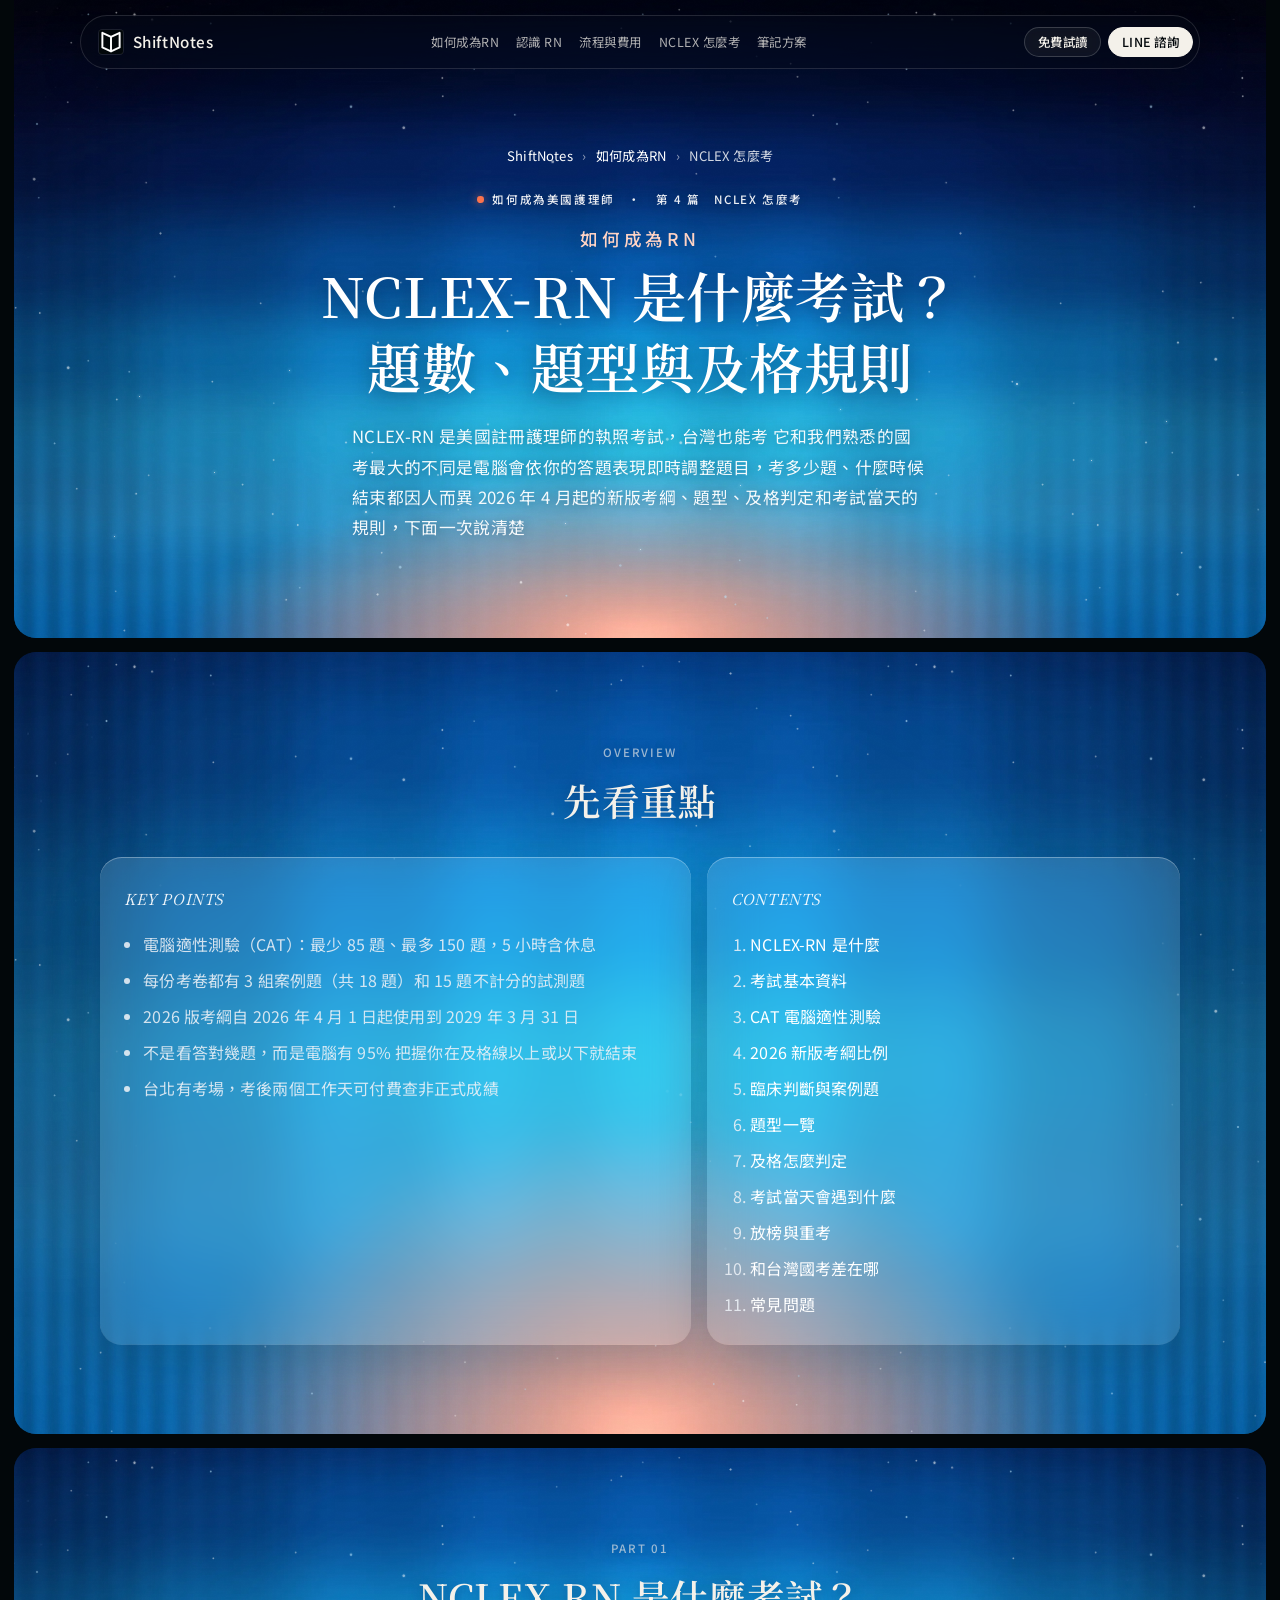
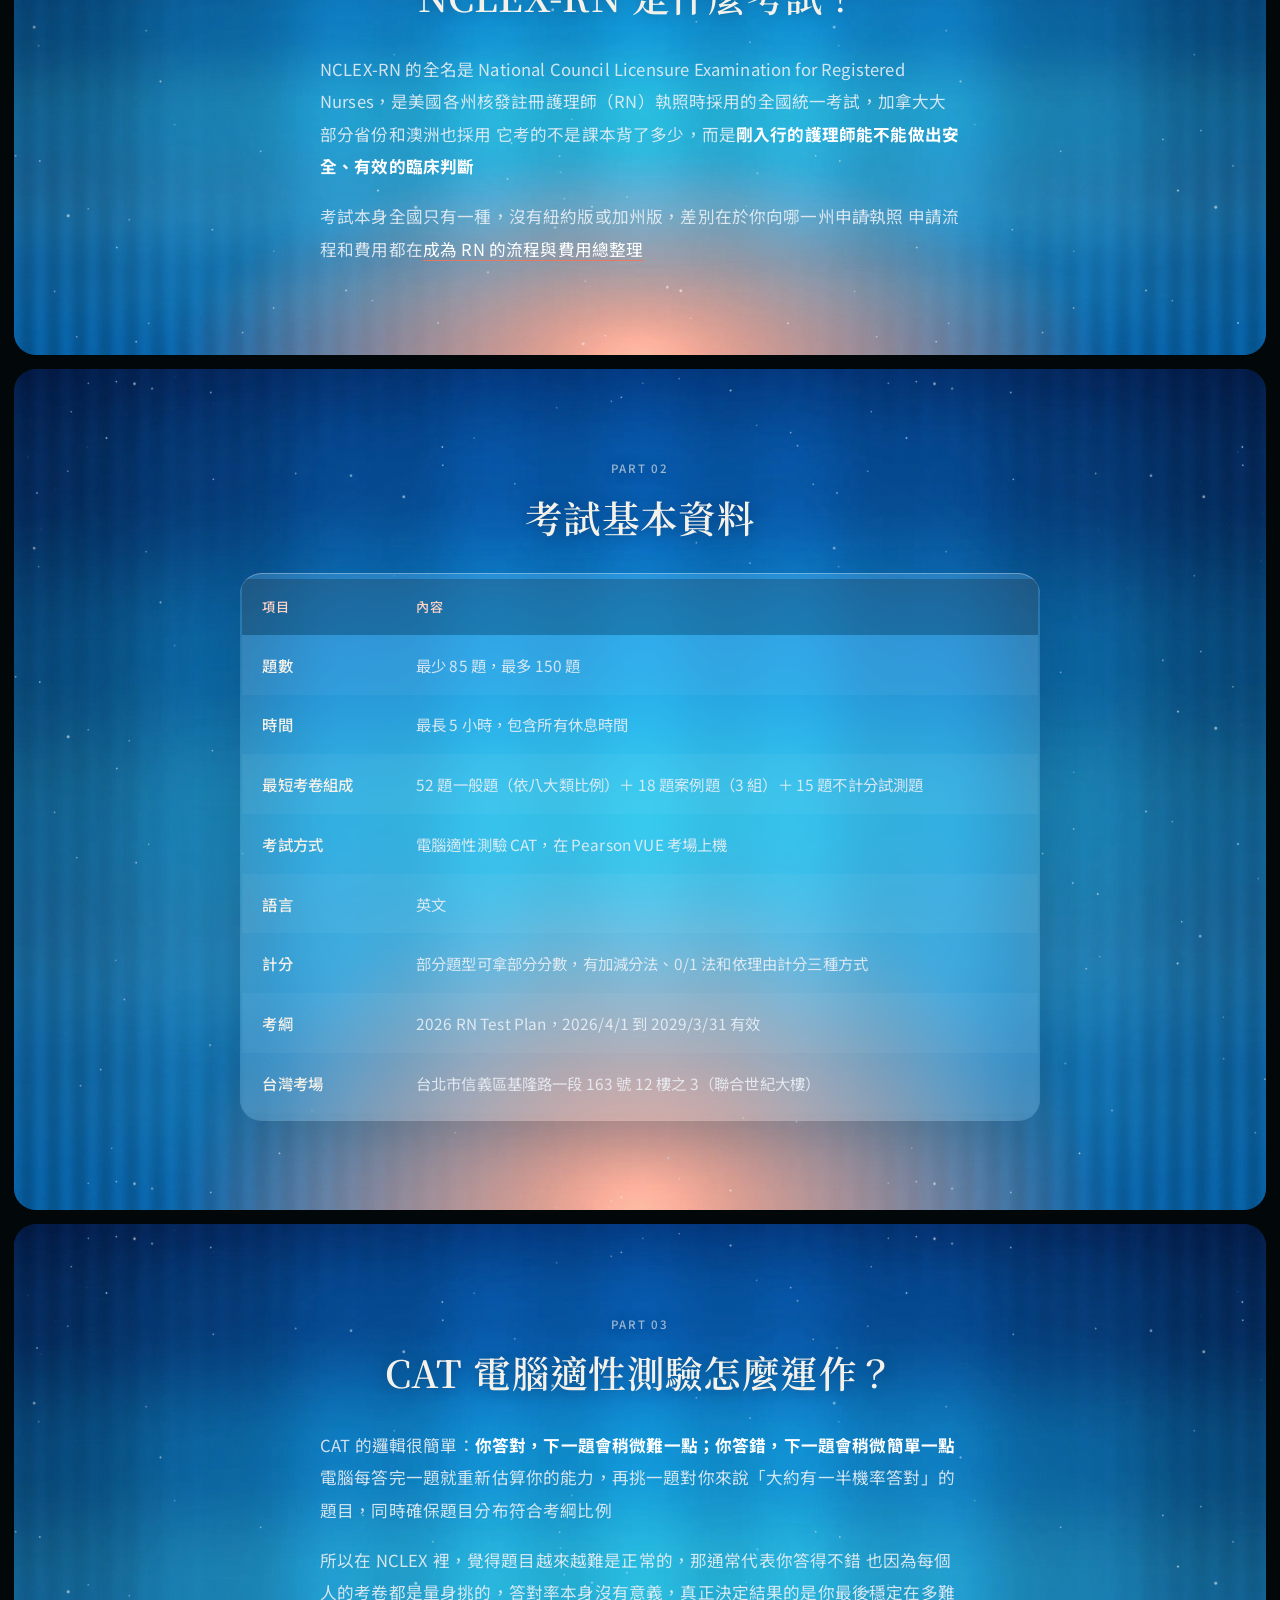
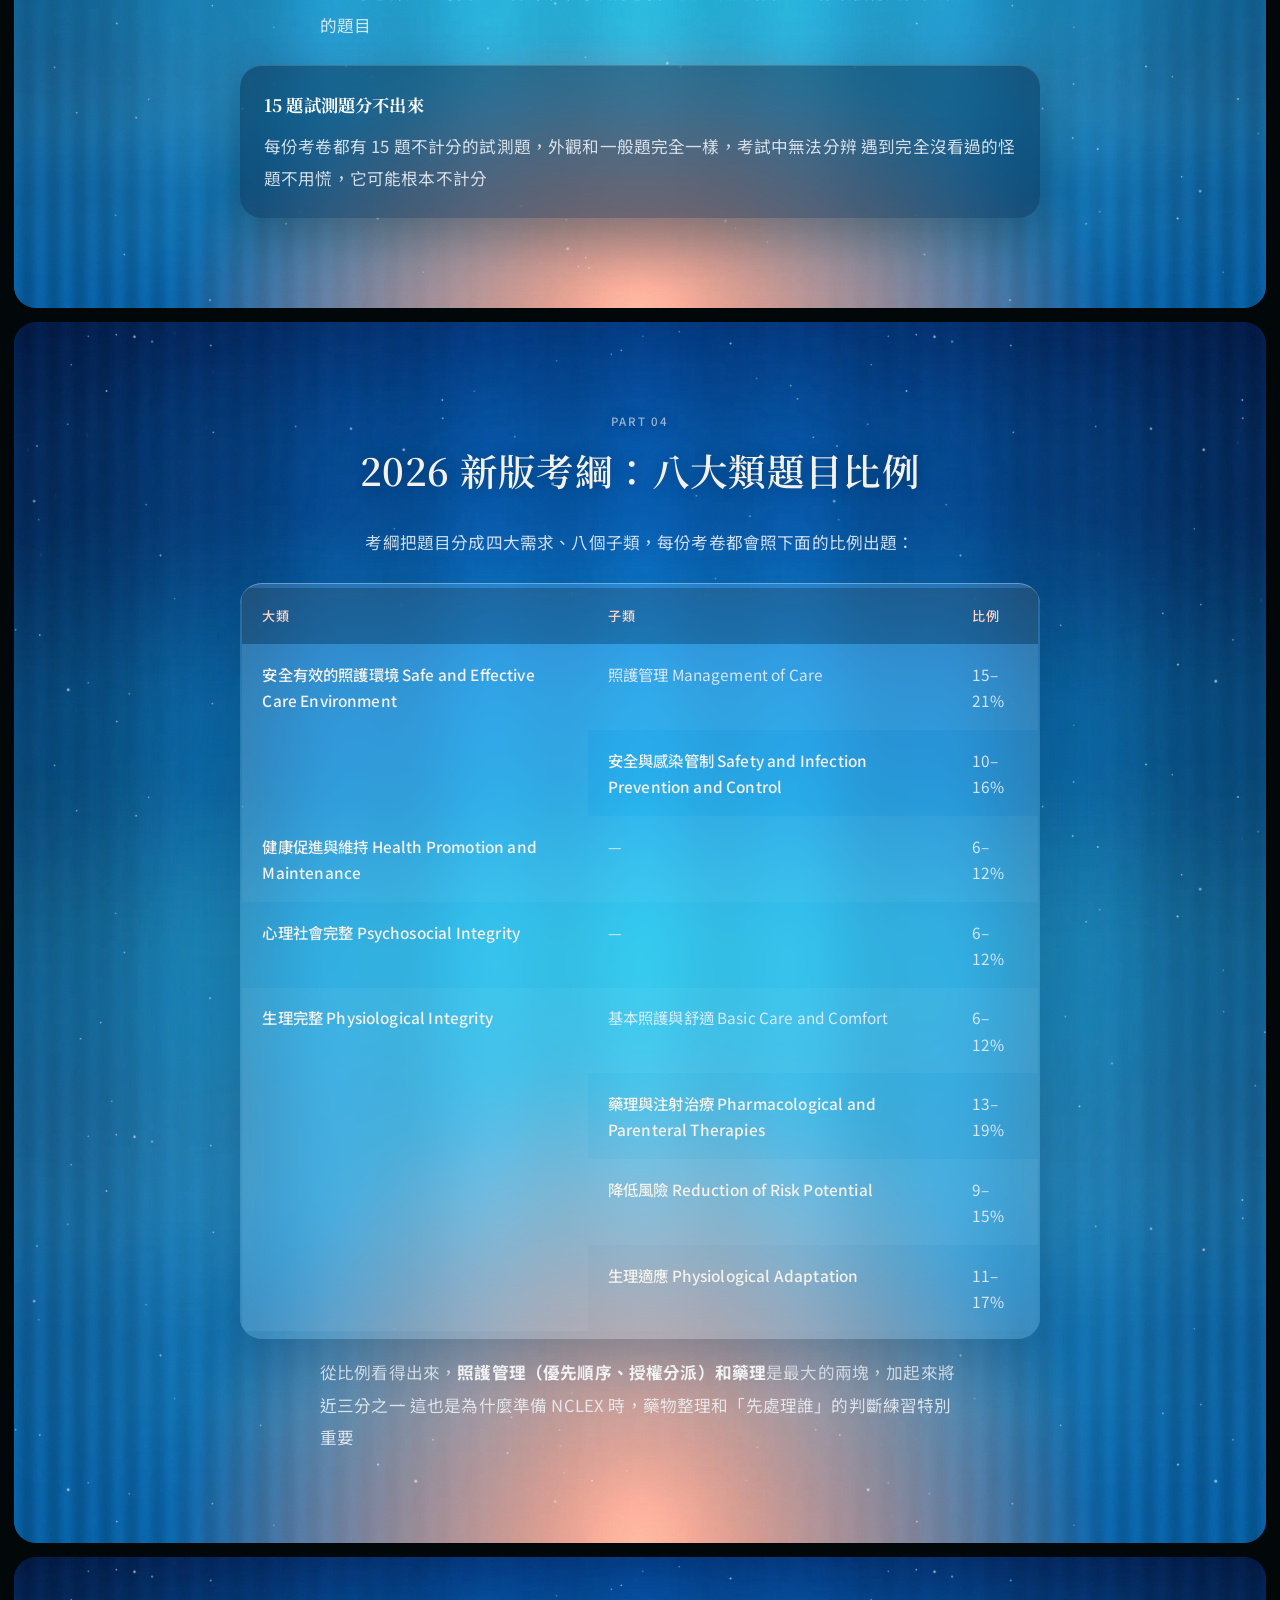
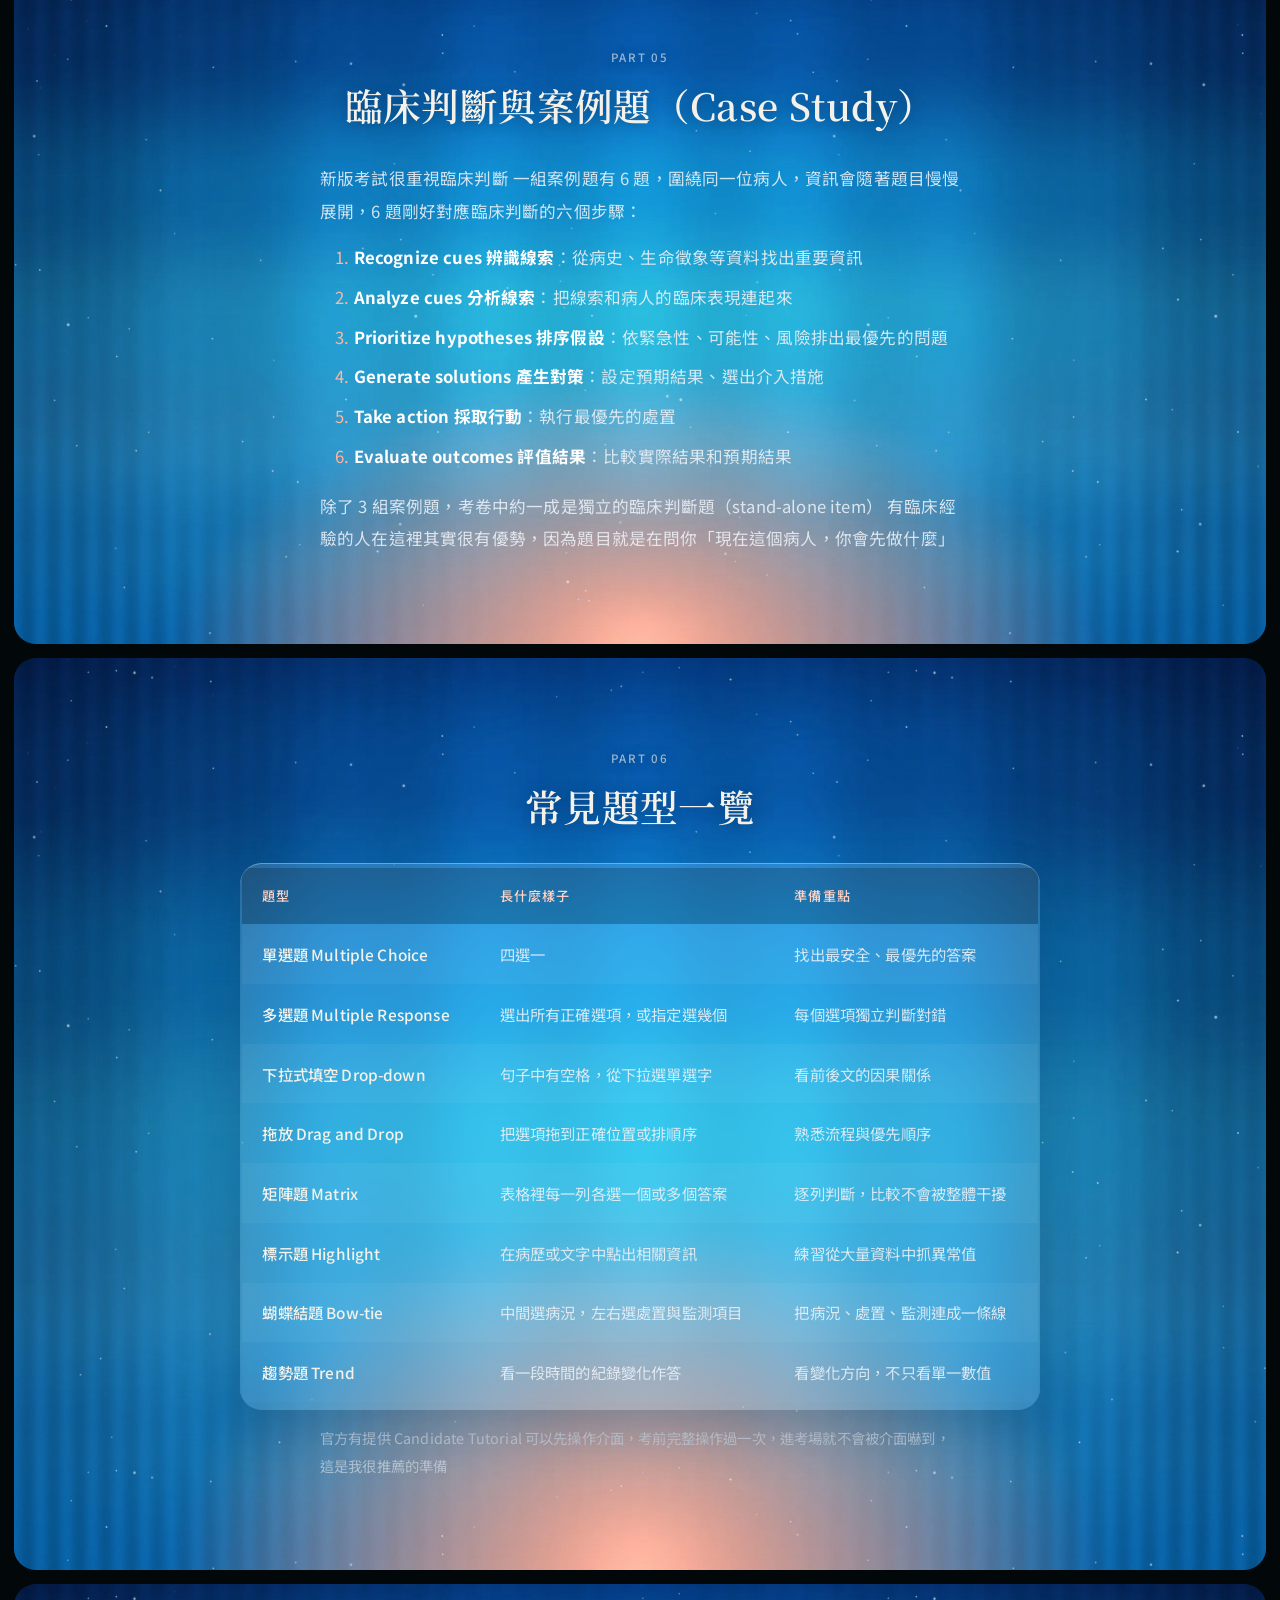
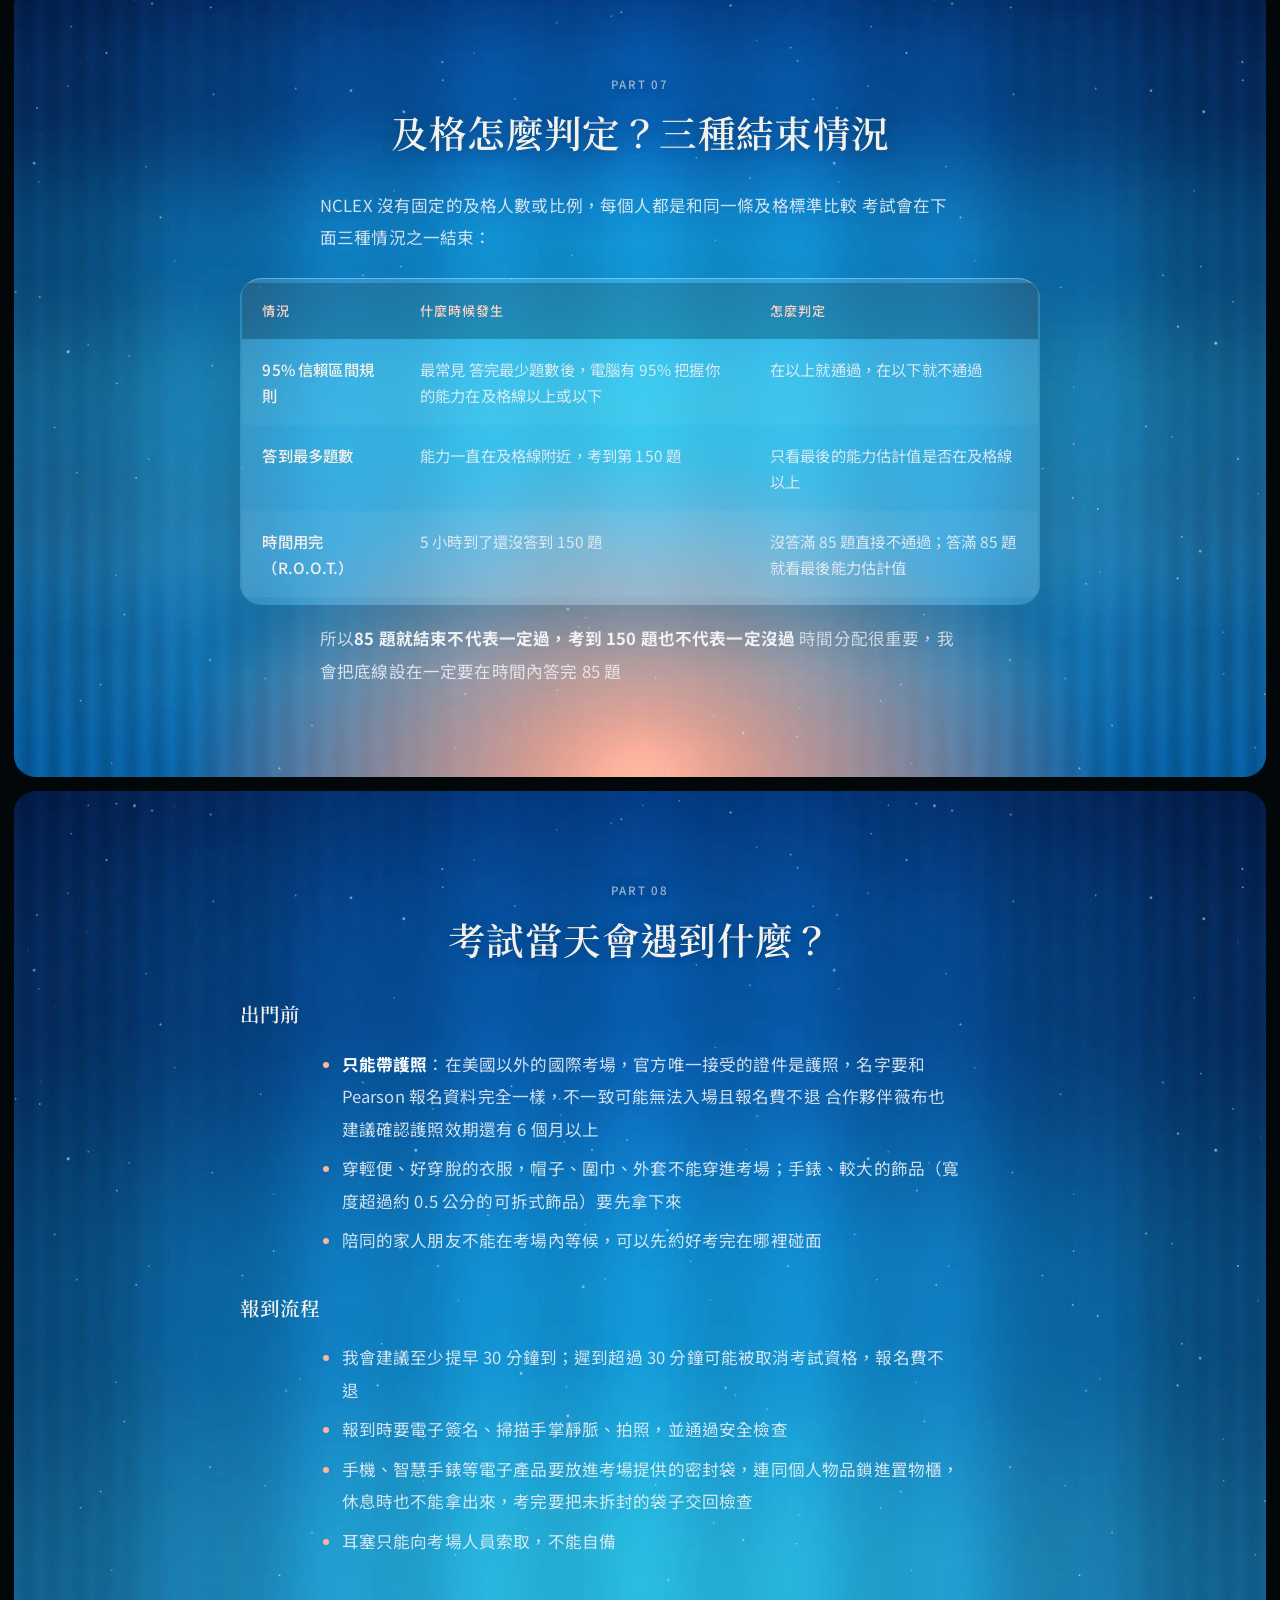
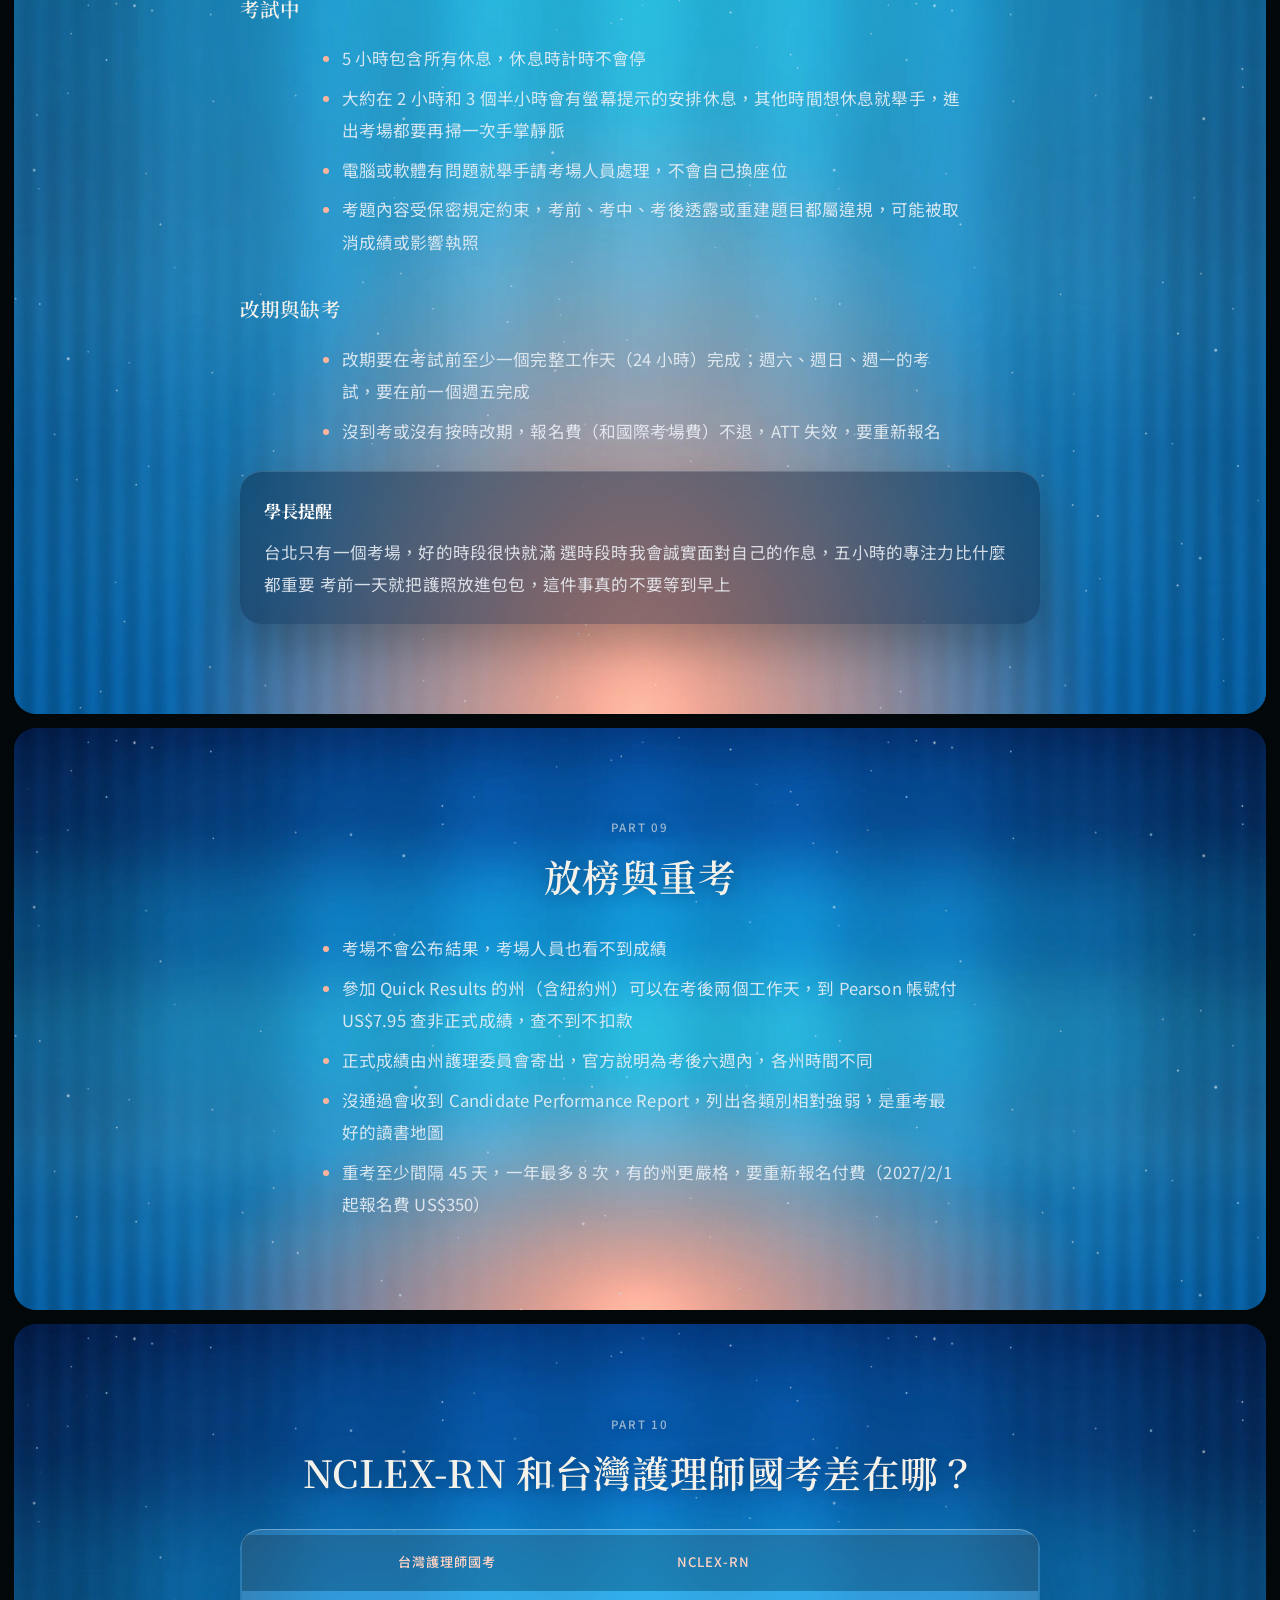
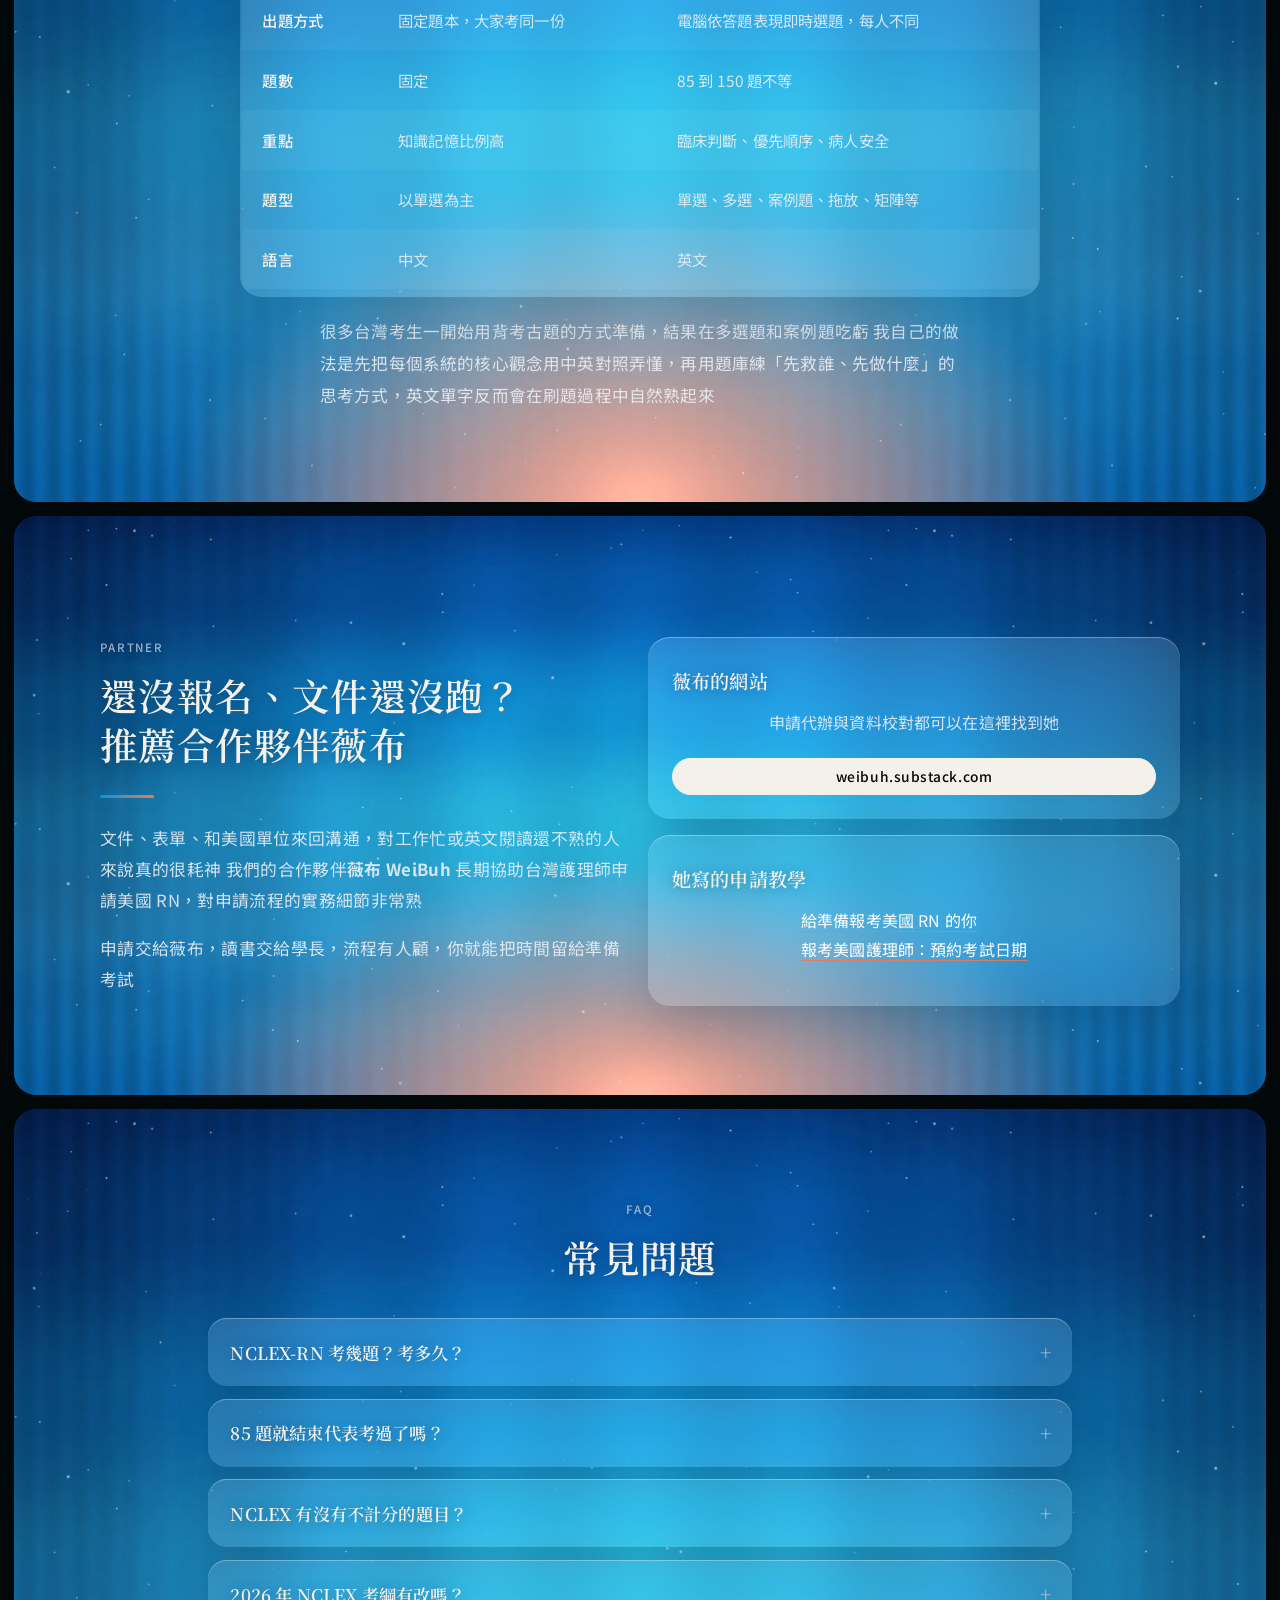
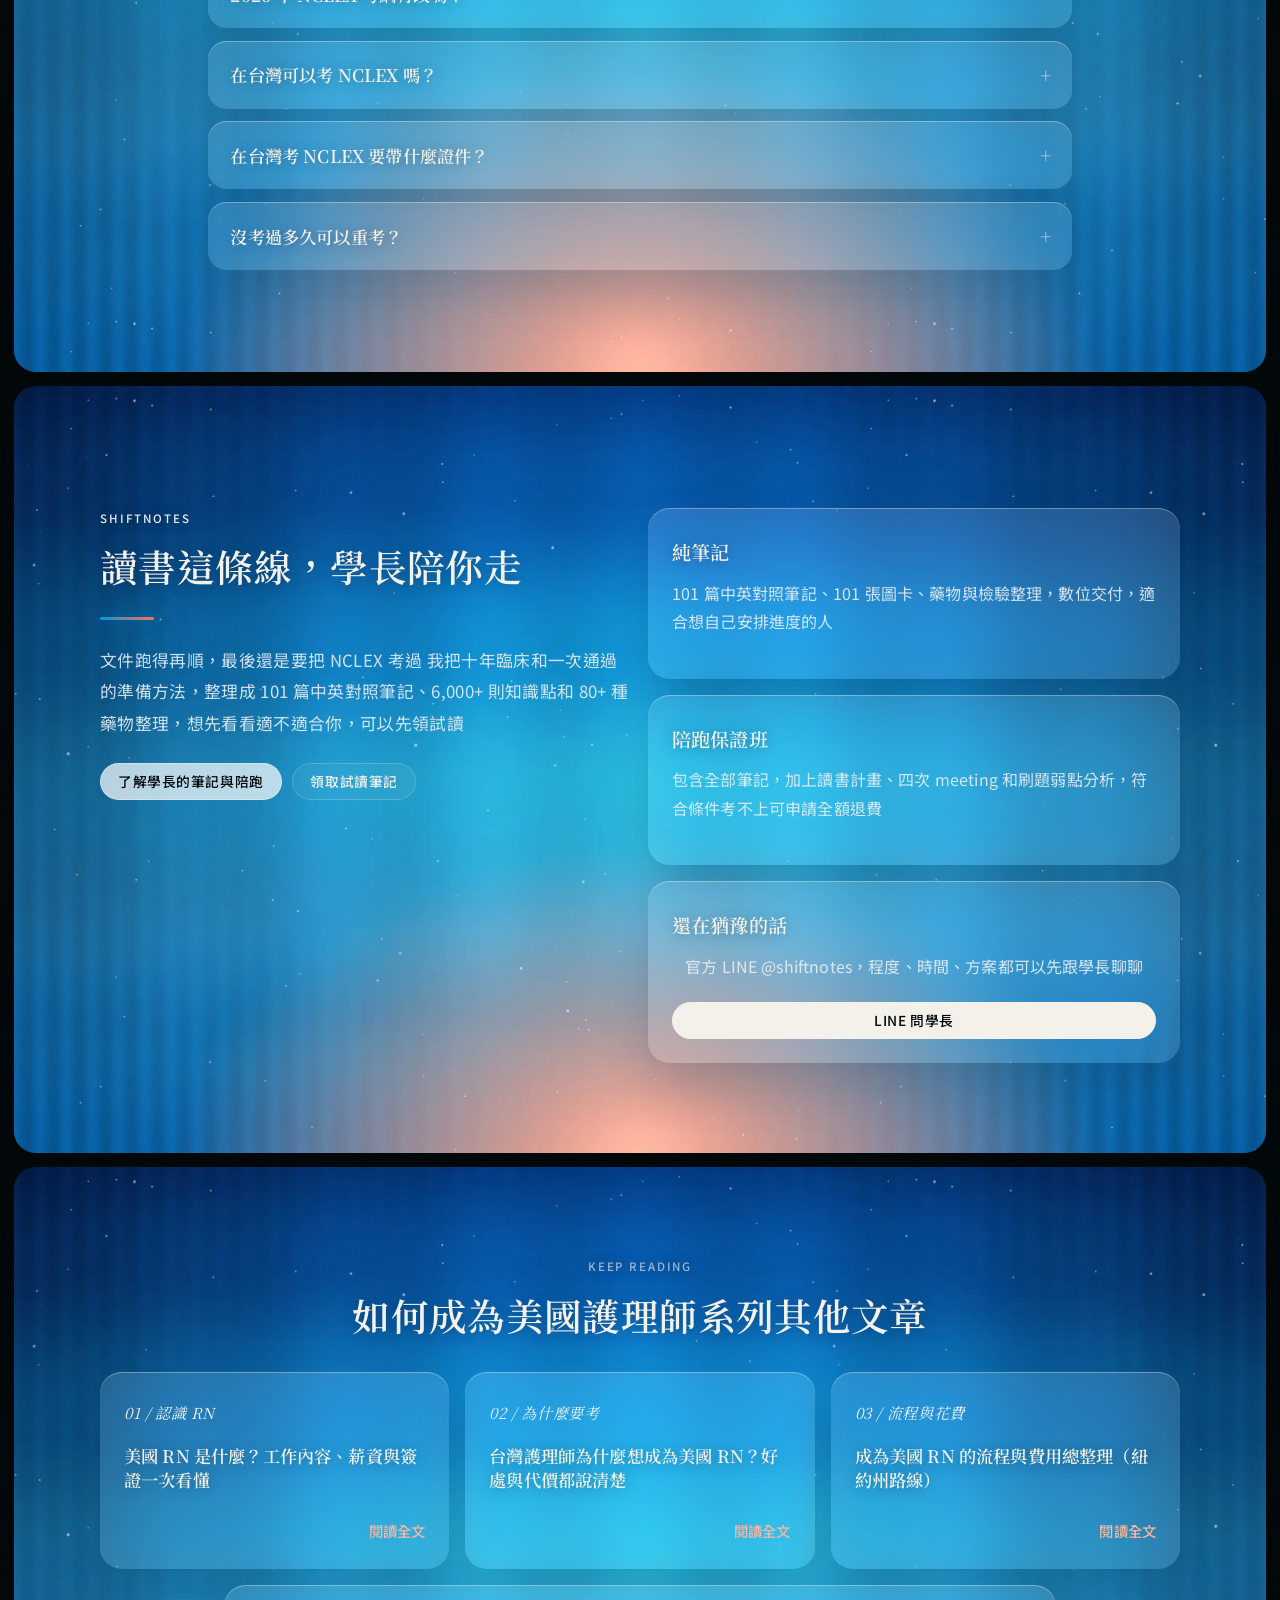
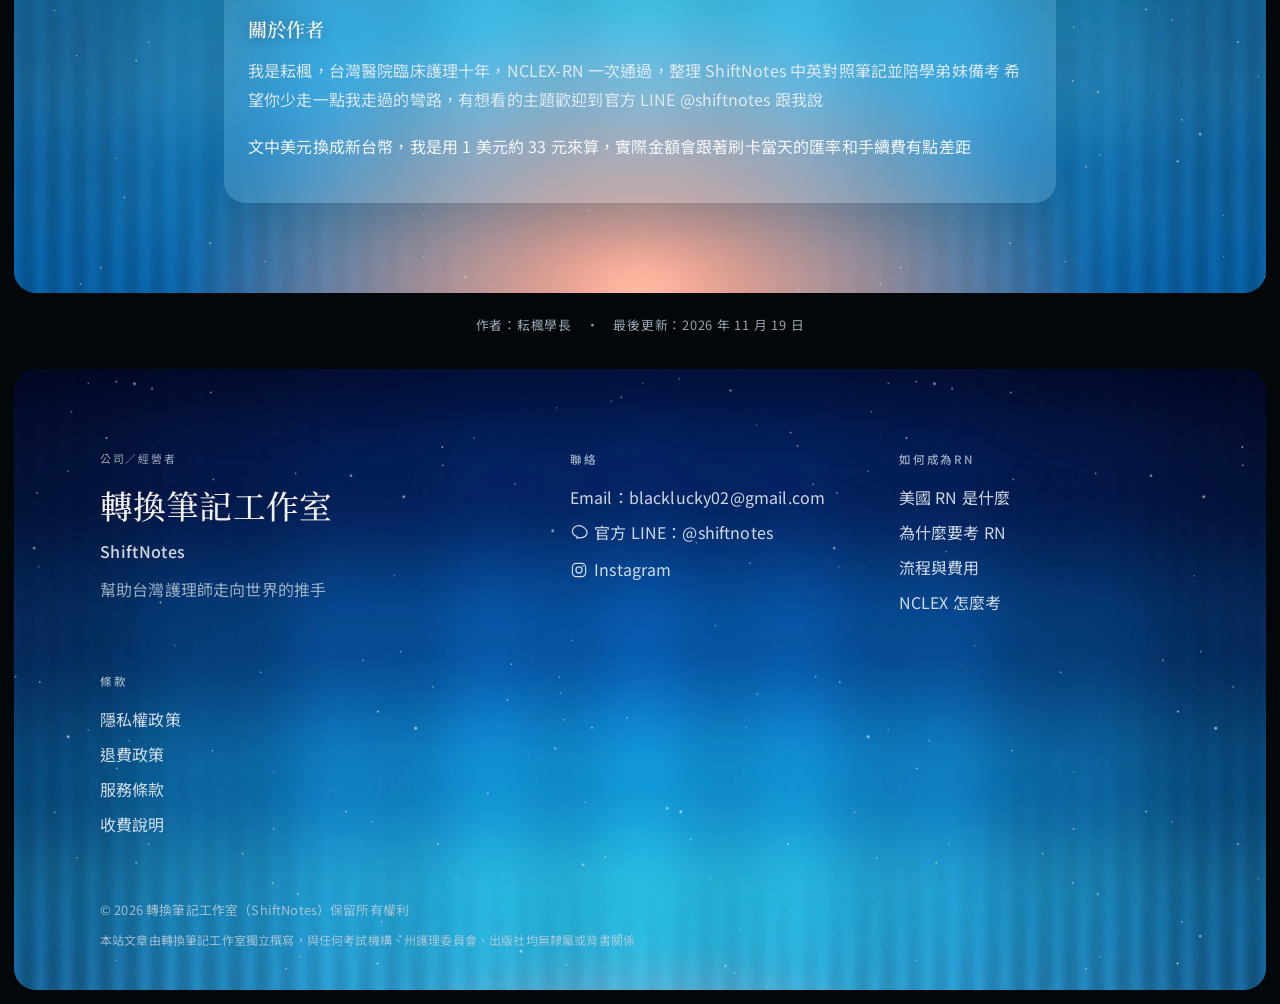
<file: articles/what-is-nclex-rn.html>
<!DOCTYPE html>
<html lang="zh-Hant-TW">
<head>
  <meta charset="utf-8">
  <meta name="viewport" content="width=device-width, initial-scale=1">
  <title>如何成為RN｜NCLEX-RN是什麼考試？題數、題型、CAT 與及格規則（2026 新版）</title>
  <meta name="description" content="考RN 必過的 NCLEX-RN 怎麼考：85 到 150 題、5 小時、CAT 電腦適性測驗、案例題與新題型、2026 新考綱比例、及格判定三種情況、台北考場與放榜重考規定">
  <meta name="robots" content="index,follow,max-image-preview:large">
  <meta name="author" content="耘楓學長">
  <link rel="canonical" href="https://shiftnotes.github.io/articles/what-is-nclex-rn.html">
  <link rel="alternate" hreflang="zh-Hant-TW" href="https://shiftnotes.github.io/articles/what-is-nclex-rn.html">
  <meta property="og:type" content="article">
  <meta property="og:locale" content="zh_TW">
  <meta property="og:site_name" content="耘楓學長 | shiftnotes">
  <meta property="og:title" content="如何成為RN｜NCLEX-RN是什麼考試？題數、題型、CAT 與及格規則（2026 新版）">
  <meta property="og:description" content="考RN 必過的 NCLEX-RN 怎麼考：85 到 150 題、5 小時、CAT 電腦適性測驗、案例題與新題型、2026 新考綱比例、及格判定三種情況、台北考場與放榜重考規定">
  <meta property="og:url" content="https://shiftnotes.github.io/articles/what-is-nclex-rn.html">
  <meta property="og:image" content="https://shiftnotes.github.io/assets/og-image.png">
  <meta property="article:modified_time" content="2026-11-19">
  <meta name="twitter:card" content="summary_large_image">
  <meta name="theme-color" content="#02070A">
  <link rel="icon" href="/favicon.ico" sizes="any">
  <link rel="icon" href="/favicon.svg" type="image/svg+xml">
  <link rel="icon" href="/assets/favicon-192.png" type="image/png" sizes="192x192">
  <link rel="apple-touch-icon" href="/assets/apple-touch-icon.png" sizes="180x180">
  <link rel="preconnect" href="https://fonts.googleapis.com">
  <link rel="preconnect" href="https://fonts.gstatic.com" crossorigin>
  <link href="https://fonts.googleapis.com/css2?family=Noto+Sans+TC:wght@400;500;700&family=Noto+Serif+TC:wght@600;700&display=swap" rel="stylesheet">
  <link rel="stylesheet" href="../css/styles.css?v=hero14">
  <link rel="stylesheet" href="../css/articles.css?v=a17">
  <script type="application/ld+json">{"@context": "https://schema.org", "@graph": [{"@type": "Organization", "@id": "https://shiftnotes.github.io/#organization", "name": "ShiftNotes", "alternateName": "轉換筆記工作室", "url": "https://shiftnotes.github.io/", "logo": "https://shiftnotes.github.io/assets/logo-512.png", "email": "blacklucky02@gmail.com", "sameAs": ["https://line.me/R/ti/p/@shiftnotes", "https://www.instagram.com/shiftnotes1991/"]}, {"@type": "Person", "@id": "https://shiftnotes.github.io/#person", "name": "耘楓學長", "jobTitle": "臨床護理師，NCLEX-RN 一次通過", "worksFor": {"@id": "https://shiftnotes.github.io/#organization"}, "sameAs": ["https://www.instagram.com/shiftnotes1991/"]}, {"@type": "Article", "@id": "https://shiftnotes.github.io/articles/what-is-nclex-rn.html#article", "headline": "如何成為RN｜NCLEX-RN是什麼考試？題數、題型、CAT 與及格規則（2026 新版）", "description": "考RN 必過的 NCLEX-RN 怎麼考：85 到 150 題、5 小時、CAT 電腦適性測驗、案例題與新題型、2026 新考綱比例、及格判定三種情況、台北考場與放榜重考規定", "inLanguage": "zh-Hant-TW", "datePublished": "2026-11-19", "dateModified": "2026-11-19", "author": {"@id": "https://shiftnotes.github.io/#person"}, "publisher": {"@id": "https://shiftnotes.github.io/#organization"}, "mainEntityOfPage": "https://shiftnotes.github.io/articles/what-is-nclex-rn.html", "image": "https://shiftnotes.github.io/assets/og-image.png", "isPartOf": {"@id": "https://shiftnotes.github.io/articles/#collection"}}, {"@type": "BreadcrumbList", "itemListElement": [{"@type": "ListItem", "position": 1, "name": "ShiftNotes", "item": "https://shiftnotes.github.io/"}, {"@type": "ListItem", "position": 2, "name": "如何成為RN", "item": "https://shiftnotes.github.io/articles/"}, {"@type": "ListItem", "position": 3, "name": "NCLEX 怎麼考", "item": "https://shiftnotes.github.io/articles/what-is-nclex-rn.html"}]}, {"@type": "FAQPage", "mainEntity": [{"@type": "Question", "name": "NCLEX-RN 考幾題？考多久？", "acceptedAnswer": {"@type": "Answer", "text": "最少 85 題、最多 150 題，考試時間最長 5 小時，包含所有休息時間 每個人題數不同，由電腦依答題表現決定"}}, {"@type": "Question", "name": "85 題就結束代表考過了嗎？", "acceptedAnswer": {"@type": "Answer", "text": "不一定 85 題結束代表電腦已經有 95% 把握判斷你在及格線以上或以下，可能是通過也可能是不通過 考到 150 題也不代表沒過"}}, {"@type": "Question", "name": "NCLEX 有沒有不計分的題目？", "acceptedAnswer": {"@type": "Answer", "text": "有 每份考卷都有 15 題不計分的試測題，外觀和一般題一樣，考試中無法分辨"}}, {"@type": "Question", "name": "2026 年 NCLEX 考綱有改嗎？", "acceptedAnswer": {"@type": "Answer", "text": "有 2026 RN Test Plan 從 2026 年 4 月 1 日起使用到 2029 年 3 月 31 日，照護管理 15–21%、藥理與注射治療 13–19% 是比例最高的兩類"}}, {"@type": "Question", "name": "在台灣可以考 NCLEX 嗎？", "acceptedAnswer": {"@type": "Answer", "text": "可以 台北市信義區基隆路一段 163 號聯合世紀大樓有 Pearson VUE 考場，要另付 US$150 國際考場費"}}, {"@type": "Question", "name": "在台灣考 NCLEX 要帶什麼證件？", "acceptedAnswer": {"@type": "Answer", "text": "只能帶有效護照 在美國以外的國際考場，官方唯一接受的證件是護照，名字要和 Pearson 報名資料完全一致"}}, {"@type": "Question", "name": "沒考過多久可以重考？", "acceptedAnswer": {"@type": "Answer", "text": "至少間隔 45 天，一年最多 8 次，部分州規定更嚴格 重考要重新向 Pearson 報名並付報名費"}}]}]}</script>
</head>
<body class="article-page">
  <header class="site-header">
    <a class="skip-link" href="#main">跳至主要內容</a>
    <div class="header-inner">
      <a class="logo" href="../index.html">
        <span class="logo-mark" aria-hidden="true"></span>
        <span class="logo-text">ShiftNotes</span>
      </a>
      <nav class="nav-desktop" aria-label="主要">
        <a href="../articles/index.html">如何成為RN</a>
        <a href="../articles/what-is-us-rn.html">認識 RN</a>
        <a href="../articles/nclex-rn-process-cost.html">流程與費用</a>
        <a href="../articles/what-is-nclex-rn.html">NCLEX 怎麼考</a>
        <a href="../index.html#plans">筆記方案</a>
      </nav>
      <div class="header-actions">
      <a class="btn btn-sm btn-ghost header-trial" href="https://drive.google.com/drive/folders/1croN3e0fPb0H_4UqSa8RR00lFnD3cMA1" target="_blank" rel="noopener">免費試讀</a>
      <a class="btn btn-sm btn-solid header-cta" href="https://line.me/R/ti/p/@shiftnotes" target="_blank" rel="noopener noreferrer">LINE 諮詢</a>
      </div>
      <button class="nav-toggle" type="button" aria-expanded="false" aria-controls="nav-mobile" aria-label="開啟選單">
        <span></span><span></span><span></span>
      </button>
    </div>
  </header>
  <div id="nav-mobile" class="nav-mobile" hidden>
    <nav aria-label="行動版選單">
      <a href="../articles/index.html">如何成為美國護理師</a>
      <a href="../articles/what-is-us-rn.html">美國 RN 是什麼</a>
      <a href="../articles/why-take-us-rn.html">為什麼要考 RN</a>
      <a href="../articles/nclex-rn-process-cost.html">流程與費用</a>
      <a href="../articles/what-is-nclex-rn.html">NCLEX 怎麼考</a>
      <a href="../index.html#plans">筆記方案</a>
      <a class="btn btn-invert" href="https://line.me/R/ti/p/@shiftnotes" target="_blank" rel="noopener noreferrer">LINE 官方帳號諮詢</a>
    </nav>
  </div>
  <main id="main">
    <section class="hero article-hero" aria-labelledby="page-title">
      <div class="hero-sky" aria-hidden="true">
        <div class="hero-glow"></div>
        <div class="hero-rays"></div>
        <div class="bubble-live">
          <span class="wubble" style="left:10%;top:62%;--s:1px;--t:11s;--d:0s"></span>
          <span class="wubble" style="left:16%;top:74%;--s:1px;--t:9s;--d:1.2s"></span>
          <span class="wubble" style="left:22%;top:58%;--s:1px;--t:13s;--d:0.4s"></span>
          <span class="wubble" style="left:28%;top:80%;--s:2px;--t:10s;--d:2s"></span>
          <span class="wubble" style="left:36%;top:68%;--s:1px;--t:8s;--d:0.8s"></span>
          <span class="wubble" style="left:44%;top:82%;--s:1px;--t:12s;--d:1.6s"></span>
          <span class="wubble" style="left:58%;top:76%;--s:1px;--t:9s;--d:0.2s"></span>
          <span class="wubble" style="left:66%;top:64%;--s:1px;--t:14s;--d:2.4s"></span>
          <span class="wubble" style="left:72%;top:78%;--s:1px;--t:10s;--d:0.6s"></span>
          <span class="wubble" style="left:80%;top:60%;--s:2px;--t:11s;--d:1.8s"></span>
          <span class="wubble" style="left:86%;top:72%;--s:1px;--t:8s;--d:0.3s"></span>
          <span class="wubble" style="left:92%;top:66%;--s:1px;--t:13s;--d:2.1s"></span>
          <span class="wubble" style="left:8%;top:84%;--s:1px;--t:12s;--d:1s"></span>
          <span class="wubble" style="left:50%;top:86%;--s:1px;--t:15s;--d:0.9s"></span>
        </div>
        <div class="hero-stars"></div>
        <div class="hero-noise"></div>
      </div>
      <div class="hero-inner article-hero-inner">
        <nav class="crumbs" aria-label="麵包屑"><ol><li><a href="../index.html">ShiftNotes</a></li><li><a href="index.html">如何成為RN</a></li><li aria-current="page">NCLEX 怎麼考</li></ol></nav>
        <span class="hero-kicker">如何成為美國護理師　·　第 4 篇　NCLEX 怎麼考</span>
        <h1 id="page-title"><span class="h1-series">如何成為RN</span>NCLEX-RN 是什麼考試？題數、題型與及格規則</h1>
        <p class="hero-sub article-lead">NCLEX-RN 是美國註冊護理師的執照考試，台灣也能考 它和我們熟悉的國考最大的不同是電腦會依你的答題表現即時調整題目，考多少題、什麼時候結束都因人而異 2026 年 4 月起的新版考綱、題型、及格判定和考試當天的規則，下面一次說清楚</p>
      </div>
    </section>

    <section class="atm-midn section-soft section" id="summary" aria-labelledby="summary-title">
      <div class="section-sky" aria-hidden="true">
        <div class="section-glow"></div>
        <div class="section-rays"></div>
        <div class="section-noise"></div>
      </div>
      <div class="wrap">
        <div class="section-head">
          <span class="eyebrow">Overview</span>
          <h2 class="section-title" id="summary-title">先看重點</h2>
        </div>
        <div class="overview-grid">
          <div class="sell-item overview-card">
            <span class="feature-index">KEY POINTS</span>

        <ul>
          <li>電腦適性測驗（CAT）：最少 85 題、最多 150 題，5 小時含休息</li>
          <li>每份考卷都有 3 組案例題（共 18 題）和 15 題不計分的試測題</li>
          <li>2026 版考綱自 2026 年 4 月 1 日起使用到 2029 年 3 月 31 日</li>
          <li>不是看答對幾題，而是電腦有 95% 把握你在及格線以上或以下就結束</li>
          <li>台北有考場，考後兩個工作天可付費查非正式成績</li>
        </ul>
                </div>
          <nav class="sell-item overview-card toc-card" aria-label="本文目錄">
            <span class="feature-index">CONTENTS</span>
            <ol><li><a href="#what">NCLEX-RN 是什麼</a></li><li><a href="#format">考試基本資料</a></li><li><a href="#cat">CAT 電腦適性測驗</a></li><li><a href="#content">2026 新版考綱比例</a></li><li><a href="#cj">臨床判斷與案例題</a></li><li><a href="#types">題型一覽</a></li><li><a href="#pass">及格怎麼判定</a></li><li><a href="#day">考試當天會遇到什麼</a></li><li><a href="#after">放榜與重考</a></li><li><a href="#vs">和台灣國考差在哪</a></li><li><a href="#faq">常見問題</a></li></ol>
          </nav>
        </div>
      </div>
    </section>

    <section class="atm-blue section-soft section" id="what" aria-labelledby="what-title">
      <div class="section-sky" aria-hidden="true">
        <div class="section-glow"></div>
        <div class="section-rays"></div>
        <div class="section-noise"></div>
      </div>
      <div class="wrap">
        <div class="section-head">
          <span class="eyebrow">Part 01</span>
          <h2 class="section-title" id="what-title">NCLEX-RN 是什麼考試？</h2>
        </div>
        <div class="article-prose">
      <p>NCLEX-RN 的全名是 National Council Licensure Examination for Registered Nurses，是美國各州核發註冊護理師（RN）執照時採用的全國統一考試，加拿大大部分省份和澳洲也採用 它考的不是課本背了多少，而是<strong>剛入行的護理師能不能做出安全、有效的臨床判斷</strong></p>
      <p>考試本身全國只有一種，沒有紐約版或加州版，差別在於你向哪一州申請執照 申請流程和費用都在<a href="nclex-rn-process-cost.html">成為 RN 的流程與費用總整理</a></p>
        </div>
      </div>
    </section>

    <section class="atm-midn section-soft section" id="format" aria-labelledby="format-title">
      <div class="section-sky" aria-hidden="true">
        <div class="section-glow"></div>
        <div class="section-rays"></div>
        <div class="section-noise"></div>
      </div>
      <div class="wrap">
        <div class="section-head">
          <span class="eyebrow">Part 02</span>
          <h2 class="section-title" id="format-title">考試基本資料</h2>
        </div>
        <div class="article-prose">
      <div class="fee-table-wrap article-table"><table class="fee-table">
        <thead><tr><th>項目</th><th>內容</th></tr></thead>
        <tbody>
          <tr><td data-label="項目">題數</td><td data-label="內容">最少 85 題，最多 150 題</td></tr>
          <tr><td data-label="項目">時間</td><td data-label="內容">最長 5 小時，包含所有休息時間</td></tr>
          <tr><td data-label="項目">最短考卷組成</td><td data-label="內容">52 題一般題（依八大類比例）＋ 18 題案例題（3 組）＋ 15 題不計分試測題</td></tr>
          <tr><td data-label="項目">考試方式</td><td data-label="內容">電腦適性測驗 CAT，在 Pearson VUE 考場上機</td></tr>
          <tr><td data-label="項目">語言</td><td data-label="內容">英文</td></tr>
          <tr><td data-label="項目">計分</td><td data-label="內容">部分題型可拿部分分數，有加減分法、0/1 法和依理由計分三種方式</td></tr>
          <tr><td data-label="項目">考綱</td><td data-label="內容">2026 RN Test Plan，2026/4/1 到 2029/3/31 有效</td></tr>
          <tr><td data-label="項目">台灣考場</td><td data-label="內容">台北市信義區基隆路一段 163 號 12 樓之 3（聯合世紀大樓）</td></tr>
        </tbody>
      </table></div>
        </div>
      </div>
    </section>

    <section class="atm-blue section-soft section" id="cat" aria-labelledby="cat-title">
      <div class="section-sky" aria-hidden="true">
        <div class="section-glow"></div>
        <div class="section-rays"></div>
        <div class="section-noise"></div>
      </div>
      <div class="wrap">
        <div class="section-head">
          <span class="eyebrow">Part 03</span>
          <h2 class="section-title" id="cat-title">CAT 電腦適性測驗怎麼運作？</h2>
        </div>
        <div class="article-prose">
      <p>CAT 的邏輯很簡單：<strong>你答對，下一題會稍微難一點；你答錯，下一題會稍微簡單一點</strong> 電腦每答完一題就重新估算你的能力，再挑一題對你來說「大約有一半機率答對」的題目，同時確保題目分布符合考綱比例</p>
      <p>所以在 NCLEX 裡，覺得題目越來越難是正常的，那通常代表你答得不錯 也因為每個人的考卷都是量身挑的，答對率本身沒有意義，真正決定結果的是你最後穩定在多難的題目</p>
      <div class="note-box"><strong class="box-title">15 題試測題分不出來</strong>每份考卷都有 15 題不計分的試測題，外觀和一般題完全一樣，考試中無法分辨 遇到完全沒看過的怪題不用慌，它可能根本不計分</div>
        </div>
      </div>
    </section>

    <section class="atm-midn section-soft section" id="content" aria-labelledby="content-title">
      <div class="section-sky" aria-hidden="true">
        <div class="section-glow"></div>
        <div class="section-rays"></div>
        <div class="section-noise"></div>
      </div>
      <div class="wrap">
        <div class="section-head">
          <span class="eyebrow">Part 04</span>
          <h2 class="section-title" id="content-title">2026 新版考綱：八大類題目比例</h2>
        </div>
        <div class="article-prose">
      <p>考綱把題目分成四大需求、八個子類，每份考卷都會照下面的比例出題：</p>
      <div class="fee-table-wrap article-table"><table class="fee-table">
        <thead><tr><th>大類</th><th>子類</th><th>比例</th></tr></thead>
        <tbody>
          <tr><td rowspan="2" data-label="大類">安全有效的照護環境 Safe and Effective Care Environment</td><td data-label="子類">照護管理 Management of Care</td><td data-label="比例">15–21%</td></tr>
          <tr><td data-label="子類">安全與感染管制 Safety and Infection Prevention and Control</td><td data-label="比例">10–16%</td></tr>
          <tr><td data-label="大類">健康促進與維持 Health Promotion and Maintenance</td><td data-label="子類">—</td><td data-label="比例">6–12%</td></tr>
          <tr><td data-label="大類">心理社會完整 Psychosocial Integrity</td><td data-label="子類">—</td><td data-label="比例">6–12%</td></tr>
          <tr><td rowspan="4" data-label="大類">生理完整 Physiological Integrity</td><td data-label="子類">基本照護與舒適 Basic Care and Comfort</td><td data-label="比例">6–12%</td></tr>
          <tr><td data-label="子類">藥理與注射治療 Pharmacological and Parenteral Therapies</td><td data-label="比例">13–19%</td></tr>
          <tr><td data-label="子類">降低風險 Reduction of Risk Potential</td><td data-label="比例">9–15%</td></tr>
          <tr><td data-label="子類">生理適應 Physiological Adaptation</td><td data-label="比例">11–17%</td></tr>
        </tbody>
      </table></div>
      <p>從比例看得出來，<strong>照護管理（優先順序、授權分派）和藥理</strong>是最大的兩塊，加起來將近三分之一 這也是為什麼準備 NCLEX 時，藥物整理和「先處理誰」的判斷練習特別重要</p>
        </div>
      </div>
    </section>

    <section class="atm-blue section-soft section" id="cj" aria-labelledby="cj-title">
      <div class="section-sky" aria-hidden="true">
        <div class="section-glow"></div>
        <div class="section-rays"></div>
        <div class="section-noise"></div>
      </div>
      <div class="wrap">
        <div class="section-head">
          <span class="eyebrow">Part 05</span>
          <h2 class="section-title" id="cj-title">臨床判斷與案例題（Case Study）</h2>
        </div>
        <div class="article-prose">
      <p>新版考試很重視臨床判斷 一組案例題有 6 題，圍繞同一位病人，資訊會隨著題目慢慢展開，6 題剛好對應臨床判斷的六個步驟：</p>
      <ol>
        <li><strong>Recognize cues 辨識線索</strong>：從病史、生命徵象等資料找出重要資訊</li>
        <li><strong>Analyze cues 分析線索</strong>：把線索和病人的臨床表現連起來</li>
        <li><strong>Prioritize hypotheses 排序假設</strong>：依緊急性、可能性、風險排出最優先的問題</li>
        <li><strong>Generate solutions 產生對策</strong>：設定預期結果、選出介入措施</li>
        <li><strong>Take action 採取行動</strong>：執行最優先的處置</li>
        <li><strong>Evaluate outcomes 評值結果</strong>：比較實際結果和預期結果</li>
      </ol>
      <p>除了 3 組案例題，考卷中約一成是獨立的臨床判斷題（stand-alone item） 有臨床經驗的人在這裡其實很有優勢，因為題目就是在問你「現在這個病人，你會先做什麼」</p>
        </div>
      </div>
    </section>

    <section class="atm-midn section-soft section" id="types" aria-labelledby="types-title">
      <div class="section-sky" aria-hidden="true">
        <div class="section-glow"></div>
        <div class="section-rays"></div>
        <div class="section-noise"></div>
      </div>
      <div class="wrap">
        <div class="section-head">
          <span class="eyebrow">Part 06</span>
          <h2 class="section-title" id="types-title">常見題型一覽</h2>
        </div>
        <div class="article-prose">
      <div class="fee-table-wrap article-table"><table class="fee-table">
        <thead><tr><th>題型</th><th>長什麼樣子</th><th>準備重點</th></tr></thead>
        <tbody>
          <tr><td data-label="題型">單選題 Multiple Choice</td><td data-label="長什麼樣子">四選一</td><td data-label="準備重點">找出最安全、最優先的答案</td></tr>
          <tr><td data-label="題型">多選題 Multiple Response</td><td data-label="長什麼樣子">選出所有正確選項，或指定選幾個</td><td data-label="準備重點">每個選項獨立判斷對錯</td></tr>
          <tr><td data-label="題型">下拉式填空 Drop-down</td><td data-label="長什麼樣子">句子中有空格，從下拉選單選字</td><td data-label="準備重點">看前後文的因果關係</td></tr>
          <tr><td data-label="題型">拖放 Drag and Drop</td><td data-label="長什麼樣子">把選項拖到正確位置或排順序</td><td data-label="準備重點">熟悉流程與優先順序</td></tr>
          <tr><td data-label="題型">矩陣題 Matrix</td><td data-label="長什麼樣子">表格裡每一列各選一個或多個答案</td><td data-label="準備重點">逐列判斷，比較不會被整體干擾</td></tr>
          <tr><td data-label="題型">標示題 Highlight</td><td data-label="長什麼樣子">在病歷或文字中點出相關資訊</td><td data-label="準備重點">練習從大量資料中抓異常值</td></tr>
          <tr><td data-label="題型">蝴蝶結題 Bow-tie</td><td data-label="長什麼樣子">中間選病況，左右選處置與監測項目</td><td data-label="準備重點">把病況、處置、監測連成一條線</td></tr>
          <tr><td data-label="題型">趨勢題 Trend</td><td data-label="長什麼樣子">看一段時間的紀錄變化作答</td><td data-label="準備重點">看變化方向，不只看單一數值</td></tr>
        </tbody>
      </table></div>
      <p class="table-note">官方有提供 Candidate Tutorial 可以先操作介面，考前完整操作過一次，進考場就不會被介面嚇到，這是我很推薦的準備</p>
        </div>
      </div>
    </section>

    <section class="atm-blue section-soft section" id="pass" aria-labelledby="pass-title">
      <div class="section-sky" aria-hidden="true">
        <div class="section-glow"></div>
        <div class="section-rays"></div>
        <div class="section-noise"></div>
      </div>
      <div class="wrap">
        <div class="section-head">
          <span class="eyebrow">Part 07</span>
          <h2 class="section-title" id="pass-title">及格怎麼判定？三種結束情況</h2>
        </div>
        <div class="article-prose">
      <p>NCLEX 沒有固定的及格人數或比例，每個人都是和同一條及格標準比較 考試會在下面三種情況之一結束：</p>
      <div class="fee-table-wrap article-table"><table class="fee-table">
        <thead><tr><th>情況</th><th>什麼時候發生</th><th>怎麼判定</th></tr></thead>
        <tbody>
          <tr><td data-label="情況">95% 信賴區間規則</td><td data-label="什麼時候發生">最常見 答完最少題數後，電腦有 95% 把握你的能力在及格線以上或以下</td><td data-label="怎麼判定">在以上就通過，在以下就不通過</td></tr>
          <tr><td data-label="情況">答到最多題數</td><td data-label="什麼時候發生">能力一直在及格線附近，考到第 150 題</td><td data-label="怎麼判定">只看最後的能力估計值是否在及格線以上</td></tr>
          <tr><td data-label="情況">時間用完（R.O.O.T.）</td><td data-label="什麼時候發生">5 小時到了還沒答到 150 題</td><td data-label="怎麼判定">沒答滿 85 題直接不通過；答滿 85 題就看最後能力估計值</td></tr>
        </tbody>
      </table></div>
      <p>所以<strong>85 題就結束不代表一定過，考到 150 題也不代表一定沒過</strong> 時間分配很重要，我會把底線設在一定要在時間內答完 85 題</p>
        </div>
      </div>
    </section>

    <section class="atm-midn section-soft section" id="day" aria-labelledby="day-title">
      <div class="section-sky" aria-hidden="true">
        <div class="section-glow"></div>
        <div class="section-rays"></div>
        <div class="section-noise"></div>
      </div>
      <div class="wrap">
        <div class="section-head">
          <span class="eyebrow">Part 08</span>
          <h2 class="section-title" id="day-title">考試當天會遇到什麼？</h2>
        </div>
        <div class="article-prose">
      <h3>出門前</h3>
      <ul>
        <li><strong>只能帶護照</strong>：在美國以外的國際考場，官方唯一接受的證件是護照，名字要和 Pearson 報名資料完全一樣，不一致可能無法入場且報名費不退 合作夥伴薇布也建議確認護照效期還有 6 個月以上</li>
        <li>穿輕便、好穿脫的衣服，帽子、圍巾、外套不能穿進考場；手錶、較大的飾品（寬度超過約 0.5 公分的可拆式飾品）要先拿下來</li>
        <li>陪同的家人朋友不能在考場內等候，可以先約好考完在哪裡碰面</li>
      </ul>
      <h3>報到流程</h3>
      <ul>
        <li>我會建議至少提早 30 分鐘到；遲到超過 30 分鐘可能被取消考試資格，報名費不退</li>
        <li>報到時要電子簽名、掃描手掌靜脈、拍照，並通過安全檢查</li>
        <li>手機、智慧手錶等電子產品要放進考場提供的密封袋，連同個人物品鎖進置物櫃，休息時也不能拿出來，考完要把未拆封的袋子交回檢查</li>
        <li>耳塞只能向考場人員索取，不能自備</li>
      </ul>
      <h3>考試中</h3>
      <ul>
        <li>5 小時包含所有休息，休息時計時不會停</li>
        <li>大約在 2 小時和 3 個半小時會有螢幕提示的安排休息，其他時間想休息就舉手，進出考場都要再掃一次手掌靜脈</li>
        <li>電腦或軟體有問題就舉手請考場人員處理，不會自己換座位</li>
        <li>考題內容受保密規定約束，考前、考中、考後透露或重建題目都屬違規，可能被取消成績或影響執照</li>
      </ul>
      <h3>改期與缺考</h3>
      <ul>
        <li>改期要在考試前至少一個完整工作天（24 小時）完成；週六、週日、週一的考試，要在前一個週五完成</li>
        <li>沒到考或沒有按時改期，報名費（和國際考場費）不退，ATT 失效，要重新報名</li>
      </ul>
      <div class="note-box"><strong class="box-title">學長提醒</strong>台北只有一個考場，好的時段很快就滿 選時段時我會誠實面對自己的作息，五小時的專注力比什麼都重要 考前一天就把護照放進包包，這件事真的不要等到早上</div>
        </div>
      </div>
    </section>

    <section class="atm-blue section-soft section" id="after" aria-labelledby="after-title">
      <div class="section-sky" aria-hidden="true">
        <div class="section-glow"></div>
        <div class="section-rays"></div>
        <div class="section-noise"></div>
      </div>
      <div class="wrap">
        <div class="section-head">
          <span class="eyebrow">Part 09</span>
          <h2 class="section-title" id="after-title">放榜與重考</h2>
        </div>
        <div class="article-prose">
      <ul>
        <li>考場不會公布結果，考場人員也看不到成績</li>
        <li>參加 Quick Results 的州（含紐約州）可以在考後兩個工作天，到 Pearson 帳號付 US$7.95 查非正式成績，查不到不扣款</li>
        <li>正式成績由州護理委員會寄出，官方說明為考後六週內，各州時間不同</li>
        <li>沒通過會收到 Candidate Performance Report，列出各類別相對強弱，是重考最好的讀書地圖</li>
        <li>重考至少間隔 45 天，一年最多 8 次，有的州更嚴格，要重新報名付費（2027/2/1 起報名費 US$350）</li>
      </ul>
        </div>
      </div>
    </section>

    <section class="atm-midn section-soft section" id="vs" aria-labelledby="vs-title">
      <div class="section-sky" aria-hidden="true">
        <div class="section-glow"></div>
        <div class="section-rays"></div>
        <div class="section-noise"></div>
      </div>
      <div class="wrap">
        <div class="section-head">
          <span class="eyebrow">Part 10</span>
          <h2 class="section-title" id="vs-title">NCLEX-RN 和台灣護理師國考差在哪？</h2>
        </div>
        <div class="article-prose">
      <div class="fee-table-wrap article-table"><table class="fee-table">
        <thead><tr><th></th><th>台灣護理師國考</th><th>NCLEX-RN</th></tr></thead>
        <tbody>
          <tr><td>出題方式</td><td data-label="台灣護理師國考">固定題本，大家考同一份</td><td data-label="NCLEX-RN">電腦依答題表現即時選題，每人不同</td></tr>
          <tr><td>題數</td><td data-label="台灣護理師國考">固定</td><td data-label="NCLEX-RN">85 到 150 題不等</td></tr>
          <tr><td>重點</td><td data-label="台灣護理師國考">知識記憶比例高</td><td data-label="NCLEX-RN">臨床判斷、優先順序、病人安全</td></tr>
          <tr><td>題型</td><td data-label="台灣護理師國考">以單選為主</td><td data-label="NCLEX-RN">單選、多選、案例題、拖放、矩陣等</td></tr>
          <tr><td>語言</td><td data-label="台灣護理師國考">中文</td><td data-label="NCLEX-RN">英文</td></tr>
        </tbody>
      </table></div>
      <p>很多台灣考生一開始用背考古題的方式準備，結果在多選題和案例題吃虧 我自己的做法是先把每個系統的核心觀念用中英對照弄懂，再用題庫練「先救誰、先做什麼」的思考方式，英文單字反而會在刷題過程中自然熟起來</p>
        </div>
      </div>
    </section>

    <section class="atm-midn section" id="partner" aria-labelledby="partner-title">
      <div class="section-sky" aria-hidden="true">
        <div class="section-glow"></div>
        <div class="section-rays"></div>
        <div class="section-noise"></div>
      </div>
      <div class="wrap">
        <div class="contact-grid">
          <div>
            <span class="eyebrow">Partner</span>
            <h2 class="section-title" id="partner-title">還沒報名、文件還沒跑？<br>推薦合作夥伴薇布</h2>
            <span class="rule"></span>
            <p class="lede">文件、表單、和美國單位來回溝通，對工作忙或英文閱讀還不熟的人來說真的很耗神 我們的合作夥伴<strong>薇布 WeiBuh</strong> 長期協助台灣護理師申請美國 RN，對申請流程的實務細節非常熟</p>
            <p class="lede">申請交給薇布，讀書交給學長，流程有人顧，你就能把時間留給準備考試</p>
          </div>
          <div>
            <div class="contact-card">
              <h3>薇布的網站</h3>
              <p>申請代辦與資料校對都可以在這裡找到她</p>
              <a class="btn btn-invert btn-block" href="https://weibuh.substack.com" target="_blank" rel="noopener">weibuh.substack.com</a>
            </div>
            <div class="contact-card">
              <h3>她寫的申請教學</h3>
              <p><a href="https://weibuh.substack.com/p/rn" target="_blank" rel="noopener">給準備報考美國 RN 的你</a><br><a href="https://weibuh.substack.com/p/passrn" target="_blank" rel="noopener">報考美國護理師：預約考試日期</a></p>
            </div>
          </div>
        </div>
      </div>
    </section>

    <section class="atm-midn section-soft section" id="faq" aria-labelledby="faq-title">
      <div class="section-sky" aria-hidden="true">
        <div class="section-glow"></div>
        <div class="section-rays"></div>
        <div class="section-noise"></div>
      </div>
      <div class="wrap">
        <div class="section-head">
          <span class="eyebrow">FAQ</span>
          <h2 class="section-title" id="faq-title">常見問題</h2>
        </div>
        <div class="faq-list">
          <details>
            <summary>NCLEX-RN 考幾題？考多久？</summary>
            <div class="faq-a">最少 85 題、最多 150 題，考試時間最長 5 小時，包含所有休息時間 每個人題數不同，由電腦依答題表現決定</div>
          </details>
          <details>
            <summary>85 題就結束代表考過了嗎？</summary>
            <div class="faq-a">不一定 85 題結束代表電腦已經有 95% 把握判斷你在及格線以上或以下，可能是通過也可能是不通過 考到 150 題也不代表沒過</div>
          </details>
          <details>
            <summary>NCLEX 有沒有不計分的題目？</summary>
            <div class="faq-a">有 每份考卷都有 15 題不計分的試測題，外觀和一般題一樣，考試中無法分辨</div>
          </details>
          <details>
            <summary>2026 年 NCLEX 考綱有改嗎？</summary>
            <div class="faq-a">有 2026 RN Test Plan 從 2026 年 4 月 1 日起使用到 2029 年 3 月 31 日，照護管理 15–21%、藥理與注射治療 13–19% 是比例最高的兩類</div>
          </details>
          <details>
            <summary>在台灣可以考 NCLEX 嗎？</summary>
            <div class="faq-a">可以 台北市信義區基隆路一段 163 號聯合世紀大樓有 Pearson VUE 考場，要另付 US$150 國際考場費</div>
          </details>
          <details>
            <summary>在台灣考 NCLEX 要帶什麼證件？</summary>
            <div class="faq-a">只能帶有效護照 在美國以外的國際考場，官方唯一接受的證件是護照，名字要和 Pearson 報名資料完全一致</div>
          </details>
          <details>
            <summary>沒考過多久可以重考？</summary>
            <div class="faq-a">至少間隔 45 天，一年最多 8 次，部分州規定更嚴格 重考要重新向 Pearson 報名並付報名費</div>
          </details>
        </div>
      </div>
    </section>

    <section class="atm-warm section-ink section" id="plans-cta" aria-labelledby="cta-title">
      <div class="section-sky" aria-hidden="true">
        <div class="section-glow"></div>
        <div class="section-rays"></div>
        <div class="section-noise"></div>
      </div>
      <div class="wrap">
        <div class="contact-grid">
          <div>
            <span class="eyebrow">ShiftNotes</span>
            <h2 class="section-title" id="cta-title">讀書這條線，學長陪你走</h2>
            <span class="rule"></span>
            <p class="lede">文件跑得再順，最後還是要把 NCLEX 考過 我把十年臨床和一次通過的準備方法，整理成 101 篇中英對照筆記、6,000+ 則知識點和 80+ 種藥物整理，想先看看適不適合你，可以先領試讀</p>
            <div class="hero-actions" style="margin-top:1.5rem;">
              <a class="btn btn-ink" href="https://shiftnotes.github.io/#plans">了解學長的筆記與陪跑</a>
              <a class="btn btn-ghost" href="https://drive.google.com/drive/folders/1croN3e0fPb0H_4UqSa8RR00lFnD3cMA1" target="_blank" rel="noopener">領取試讀筆記</a>
            </div>
          </div>
          <div>
            <div class="contact-card">
              <h3>純筆記</h3>
              <p>101 篇中英對照筆記、101 張圖卡、藥物與檢驗整理，數位交付，適合想自己安排進度的人</p>
            </div>
            <div class="contact-card">
              <h3>陪跑保證班</h3>
              <p>包含全部筆記，加上讀書計畫、四次 meeting 和刷題弱點分析，符合條件考不上可申請全額退費</p>
            </div>
            <div class="contact-card">
              <h3>還在猶豫的話</h3>
              <p>官方 LINE @shiftnotes，程度、時間、方案都可以先跟學長聊聊</p>
              <a class="btn btn-invert btn-block" href="https://line.me/R/ti/p/@shiftnotes" target="_blank" rel="noopener noreferrer">LINE 問學長</a>
            </div>
          </div>
        </div>
      </div>
    </section>

    <section class="atm-midn section" id="related" aria-labelledby="related-title">
      <div class="section-sky" aria-hidden="true">
        <div class="section-glow"></div>
        <div class="section-rays"></div>
        <div class="section-noise"></div>
      </div>
      <div class="wrap">
        <div class="section-head">
          <span class="eyebrow">Keep reading</span>
          <h2 class="section-title" id="related-title">如何成為美國護理師系列其他文章</h2>
        </div>
        <div class="sell-grid related-grid">
          <a class="sell-item related-card" href="what-is-us-rn.html"><span class="feature-index">01  /  認識 RN</span><h3>美國 RN 是什麼？工作內容、薪資與簽證一次看懂</h3><span class="card-more">閱讀全文</span></a>
          <a class="sell-item related-card" href="why-take-us-rn.html"><span class="feature-index">02  /  為什麼要考</span><h3>台灣護理師為什麼想成為美國 RN？好處與代價都說清楚</h3><span class="card-more">閱讀全文</span></a>
          <a class="sell-item related-card" href="nclex-rn-process-cost.html"><span class="feature-index">03  /  流程與花費</span><h3>成為美國 RN 的流程與費用總整理（紐約州路線）</h3><span class="card-more">閱讀全文</span></a>
        </div>
        <div class="article-meta-grid">
          <div class="contact-card">
            <h3>關於作者</h3>
            <p>我是耘楓，台灣醫院臨床護理十年，NCLEX-RN 一次通過，整理 ShiftNotes 中英對照筆記並陪學弟妹備考 希望你少走一點我走過的彎路，有想看的主題歡迎到官方 LINE @shiftnotes 跟我說</p>
            <p class="muted">文中美元換成新台幣，我是用 1 美元約 33 元來算，實際金額會跟著刷卡當天的匯率和手續費有點差距</p>
          </div>
        </div>
      </div>
    </section>

    <div class="article-byline"><div class="wrap"><p>作者：耘楓學長　·　最後更新：2026 年 11 月 19 日</p></div></div>

  </main>

  <footer class="site-footer">
    <div class="section-sky footer-sky" aria-hidden="true">
      <div class="section-glow"></div>
      <div class="section-rays"></div>
      <div class="section-noise"></div>
    </div>
    <div class="wrap">
      <div class="footer-top">
        <div class="footer-identity">
          <p class="footer-kicker">公司／經營者</p>
          <p class="footer-company">轉換筆記工作室</p>
          <p class="footer-brand">ShiftNotes</p>
          <p class="muted footer-tag">幫助台灣護理師走向世界的推手</p>
        </div>
        <div class="footer-col">
          <h2>聯絡</h2>
          <ul>
            <li>Email：<a href="mailto:blacklucky02@gmail.com">blacklucky02@gmail.com</a></li>
            <li><a class="social-inline" href="https://line.me/R/ti/p/@shiftnotes" target="_blank" rel="noopener noreferrer" aria-label="官方 LINE"><svg class="icon-line" viewBox="0 0 24 24" width="18" height="18" aria-hidden="true" focusable="false"><path fill="none" stroke="currentColor" stroke-width="1.6" stroke-linejoin="round" stroke-linecap="round" d="M12 3.5c-4.85 0-8.8 3.25-8.8 7.25 0 3.2 2.25 5.95 5.5 6.9.25.07.52.22.6.48.07.22.05.52-.02.78l-.18 1.05c-.07.4.2.57.54.4l1.62-.8c.2-.1.38-.14.58-.1.7.18 1.42.29 2.16.29 4.85 0 8.8-3.25 8.8-7.25S16.85 3.5 12 3.5z"/></svg><span>官方 LINE：@shiftnotes</span></a></li>
            <li><a class="social-inline" href="https://www.instagram.com/shiftnotes1991/" target="_blank" rel="noopener" aria-label="Instagram"><svg class="icon-ig" viewBox="0 0 24 24" width="18" height="18" aria-hidden="true" focusable="false"><rect x="3.2" y="3.2" width="17.6" height="17.6" rx="5" fill="none" stroke="currentColor" stroke-width="1.6"/><circle cx="12" cy="12" r="4.1" fill="none" stroke="currentColor" stroke-width="1.6"/><circle cx="17.15" cy="6.85" r="1.05" fill="currentColor"/></svg><span>Instagram</span></a></li>
          </ul>
        </div>
        <div class="footer-col">
          <h2>如何成為RN</h2>
          <ul>
            <li><a href="../articles/what-is-us-rn.html">美國 RN 是什麼</a></li>
            <li><a href="../articles/why-take-us-rn.html">為什麼要考 RN</a></li>
            <li><a href="../articles/nclex-rn-process-cost.html">流程與費用</a></li>
            <li><a href="../articles/what-is-nclex-rn.html">NCLEX 怎麼考</a></li>
          </ul>
        </div>
        <div class="footer-col">
          <h2>條款</h2>
          <ul>
            <li><a href="../privacy.html">隱私權政策</a></li>
            <li><a href="../refund.html">退費政策</a></li>
            <li><a href="../terms.html">服務條款</a></li>
            <li><a href="../index.html#fees">收費說明</a></li>
          </ul>
        </div>
      </div>
      <div class="footer-bottom">
        <div>
          <p class="copyright">© <span class="js-year">2026</span> 轉換筆記工作室（ShiftNotes）保留所有權利</p>
          <p class="site-disclaimer">本站文章由轉換筆記工作室獨立撰寫，與任何考試機構、州護理委員會、出版社均無隸屬或背書關係</p>
        </div>
      </div>
    </div>
  </footer>

  <script src="../js/main.js?v=disc1"></script>
</body>
</html>
</file>
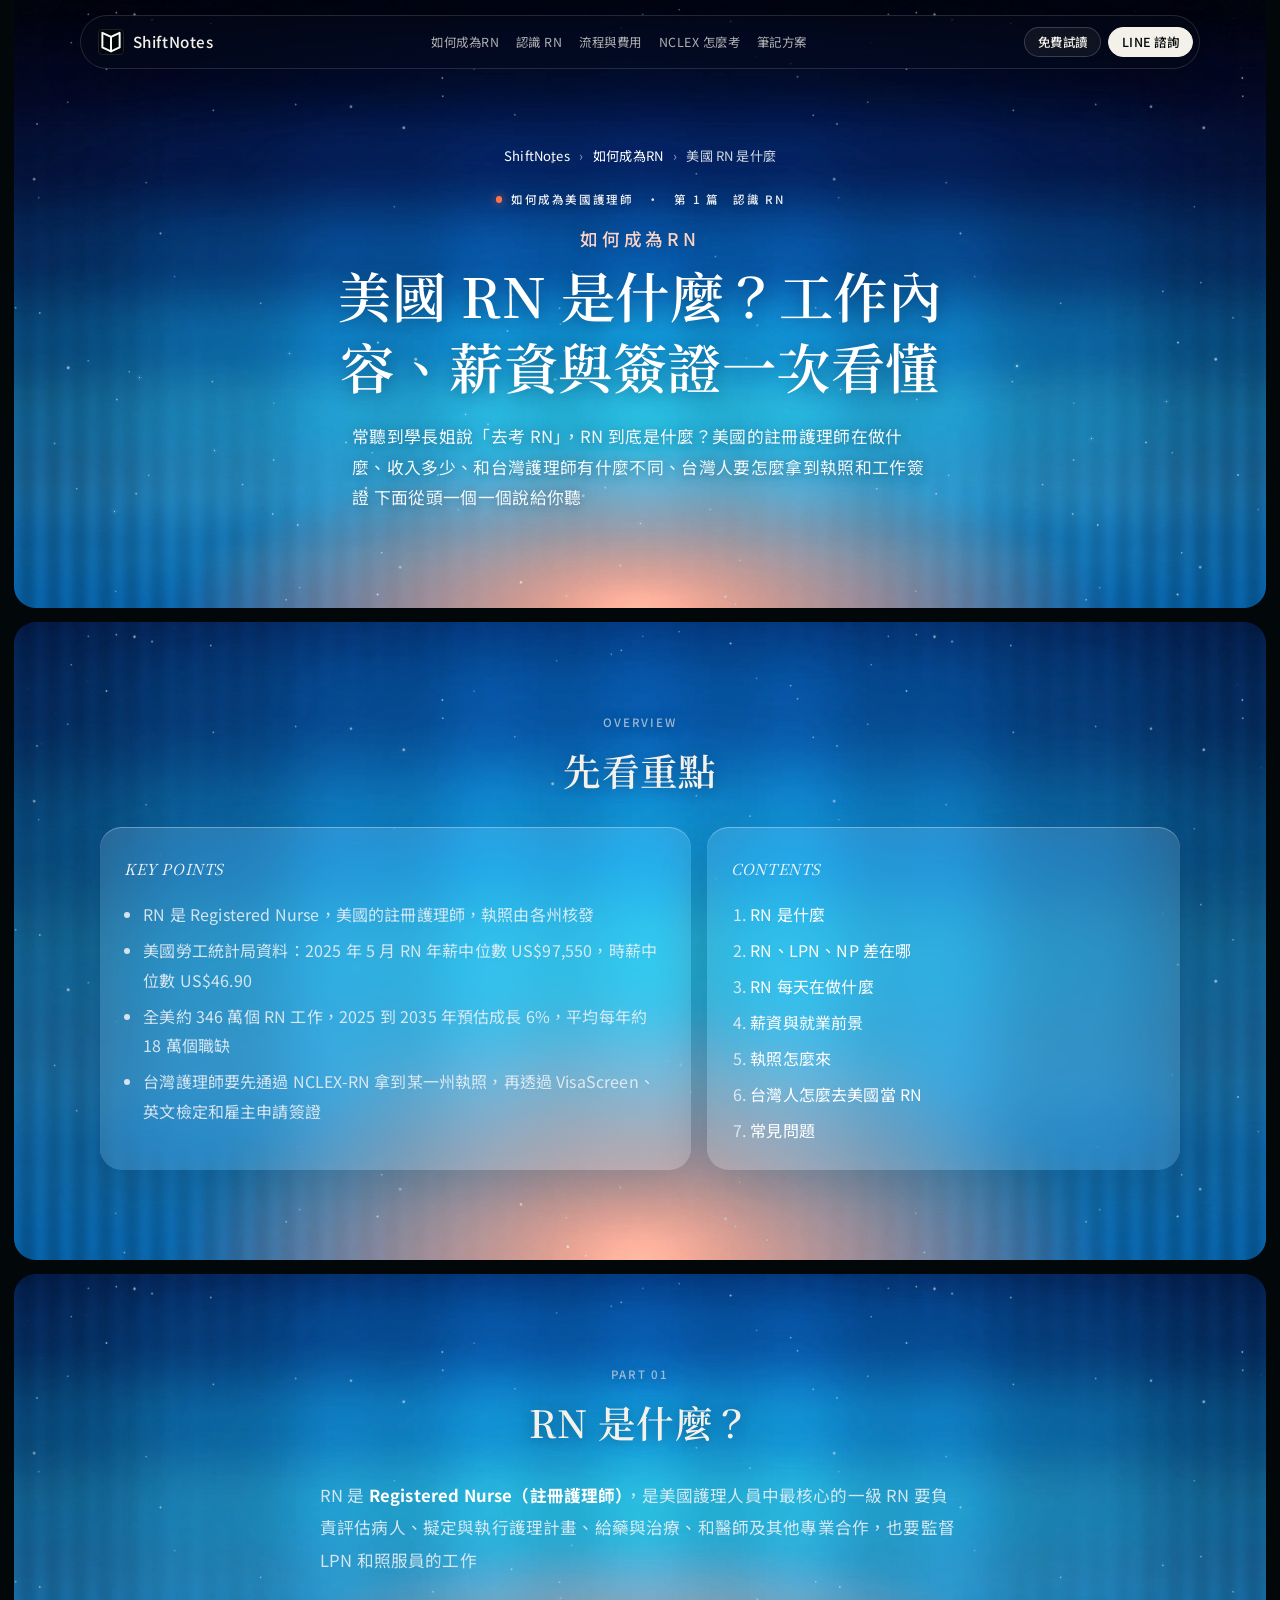
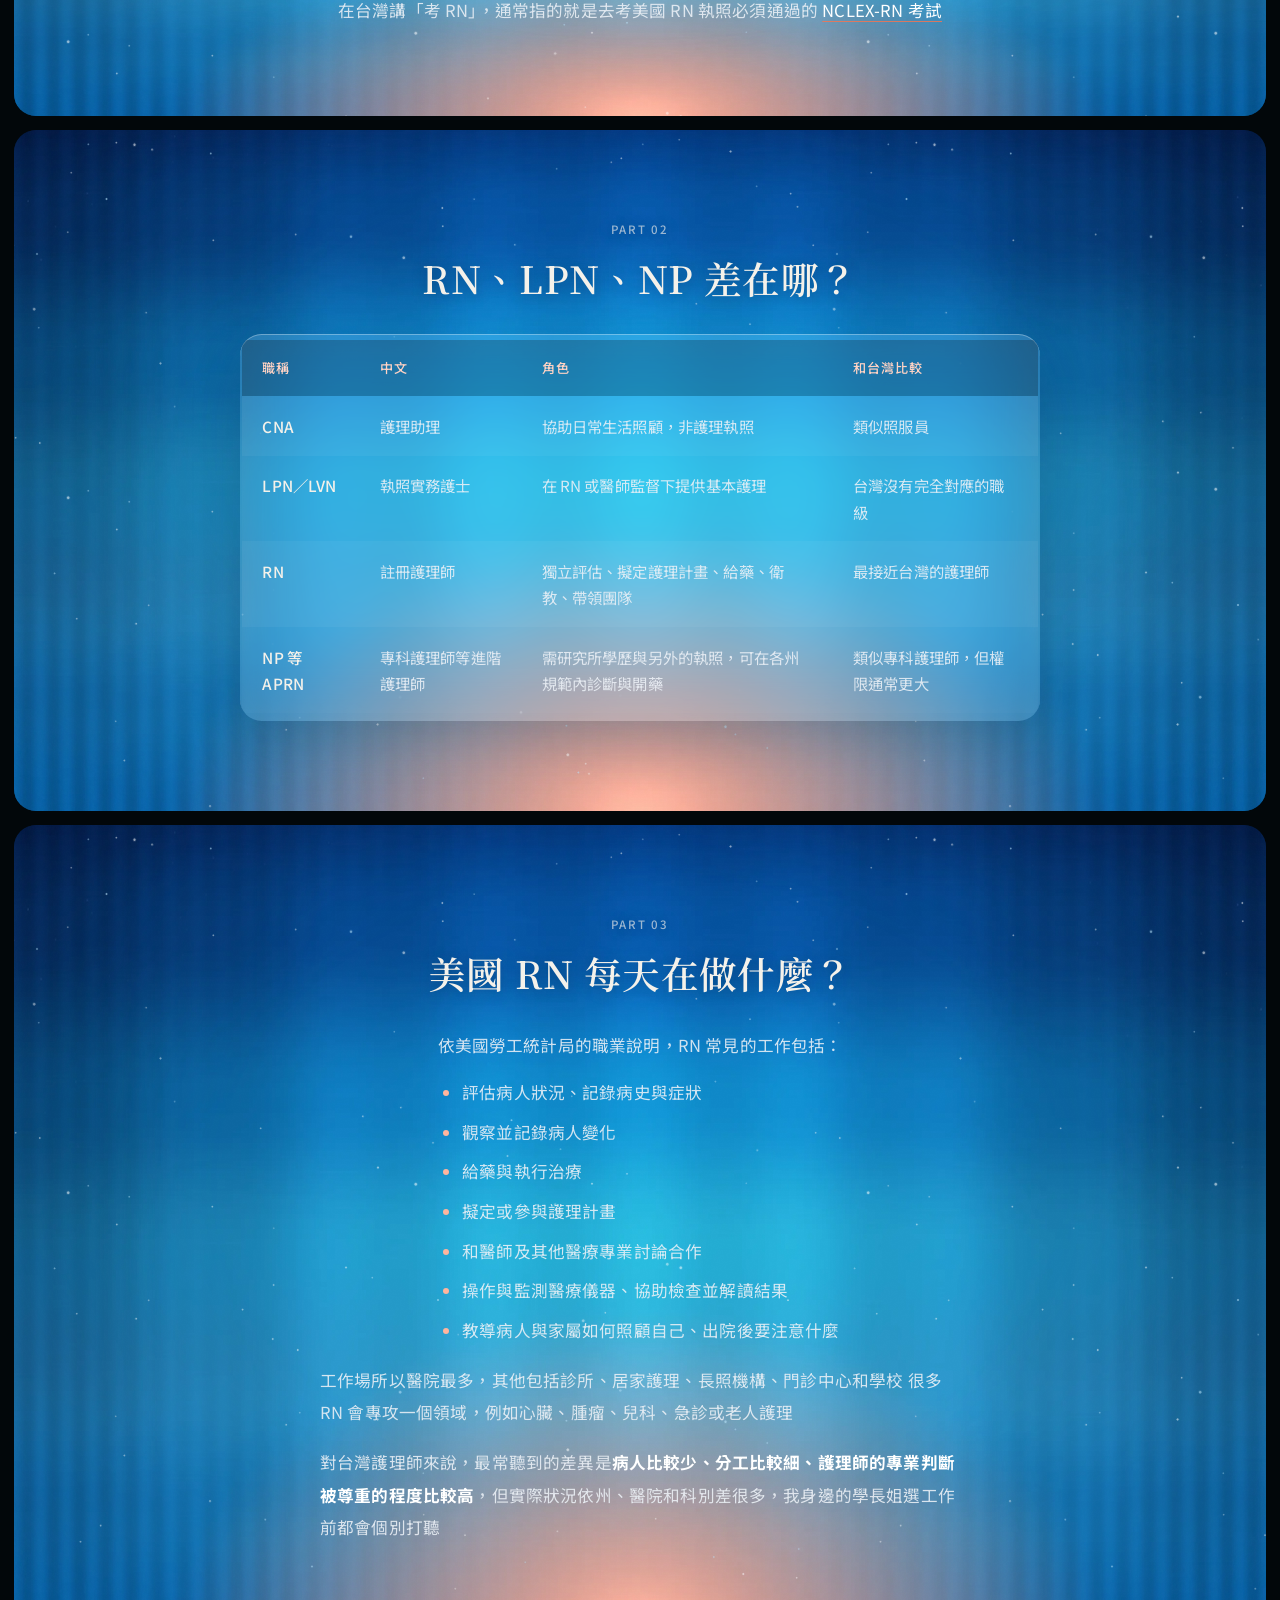
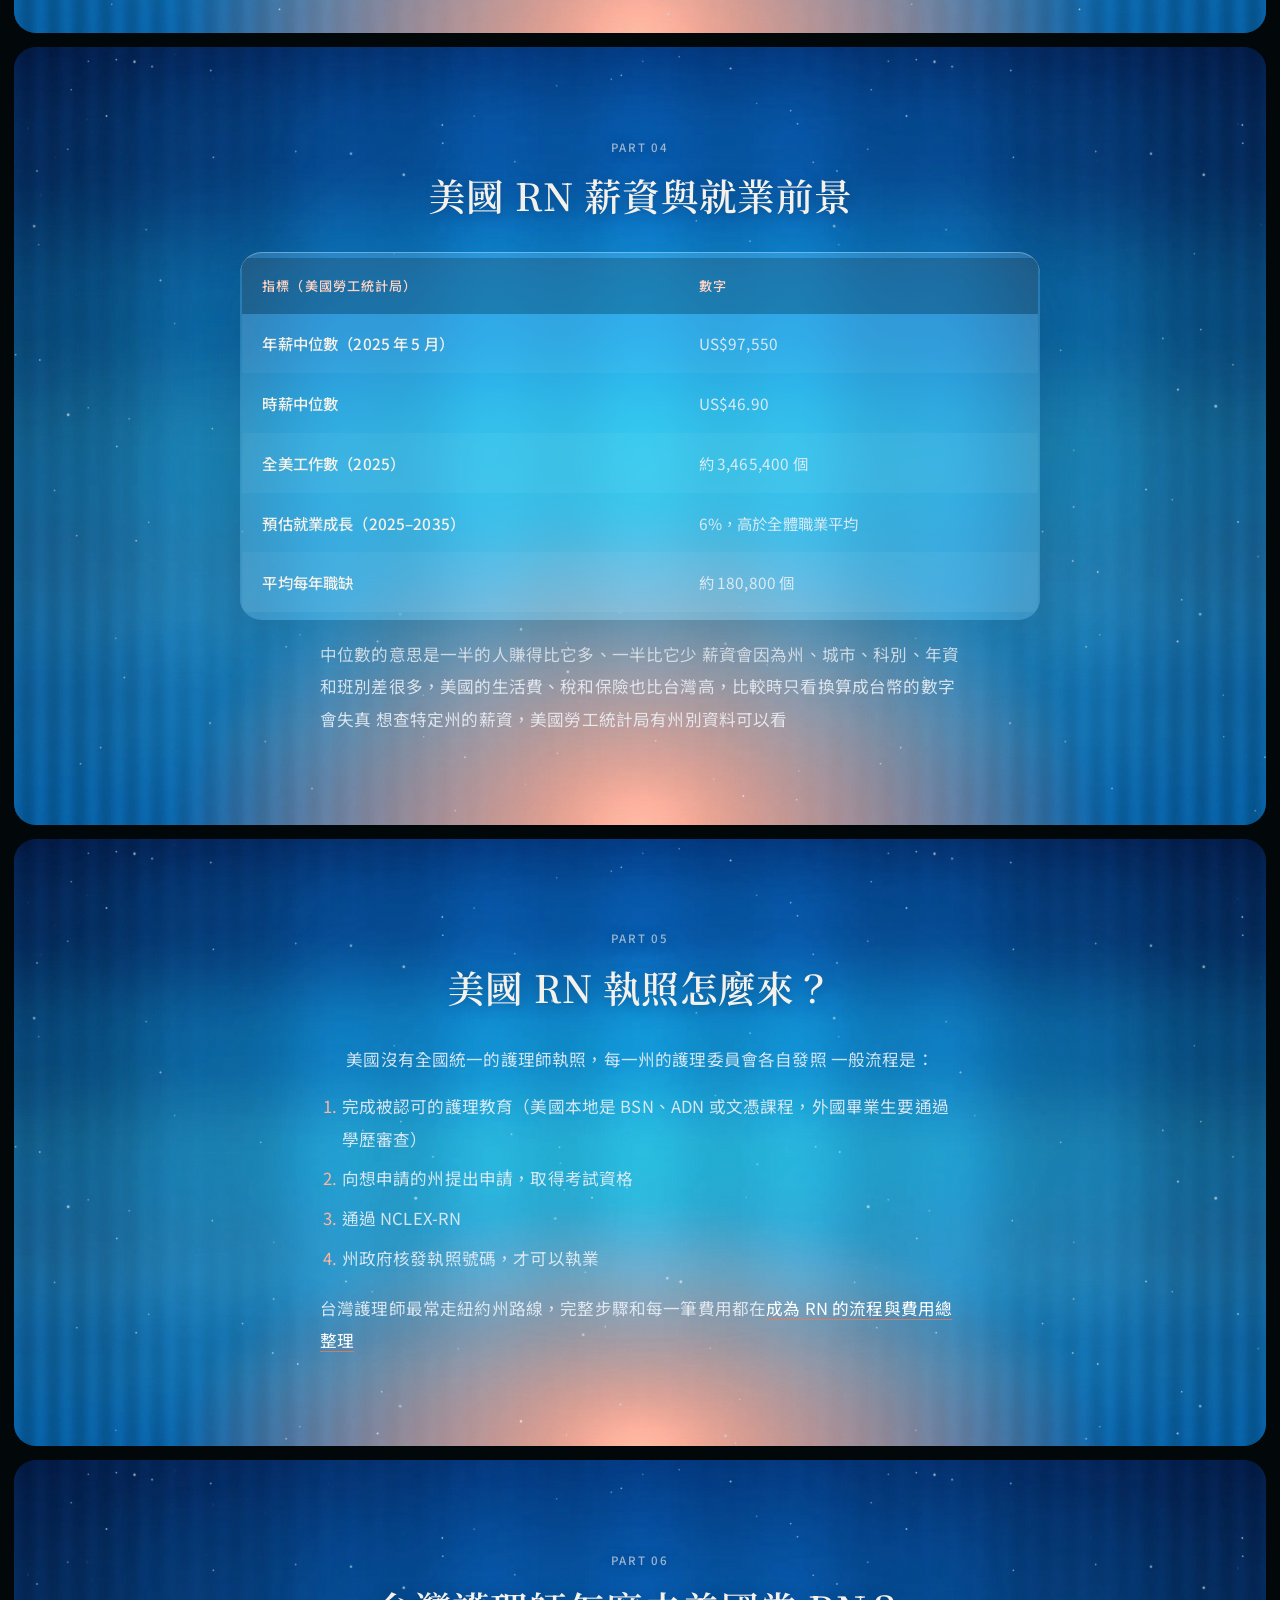
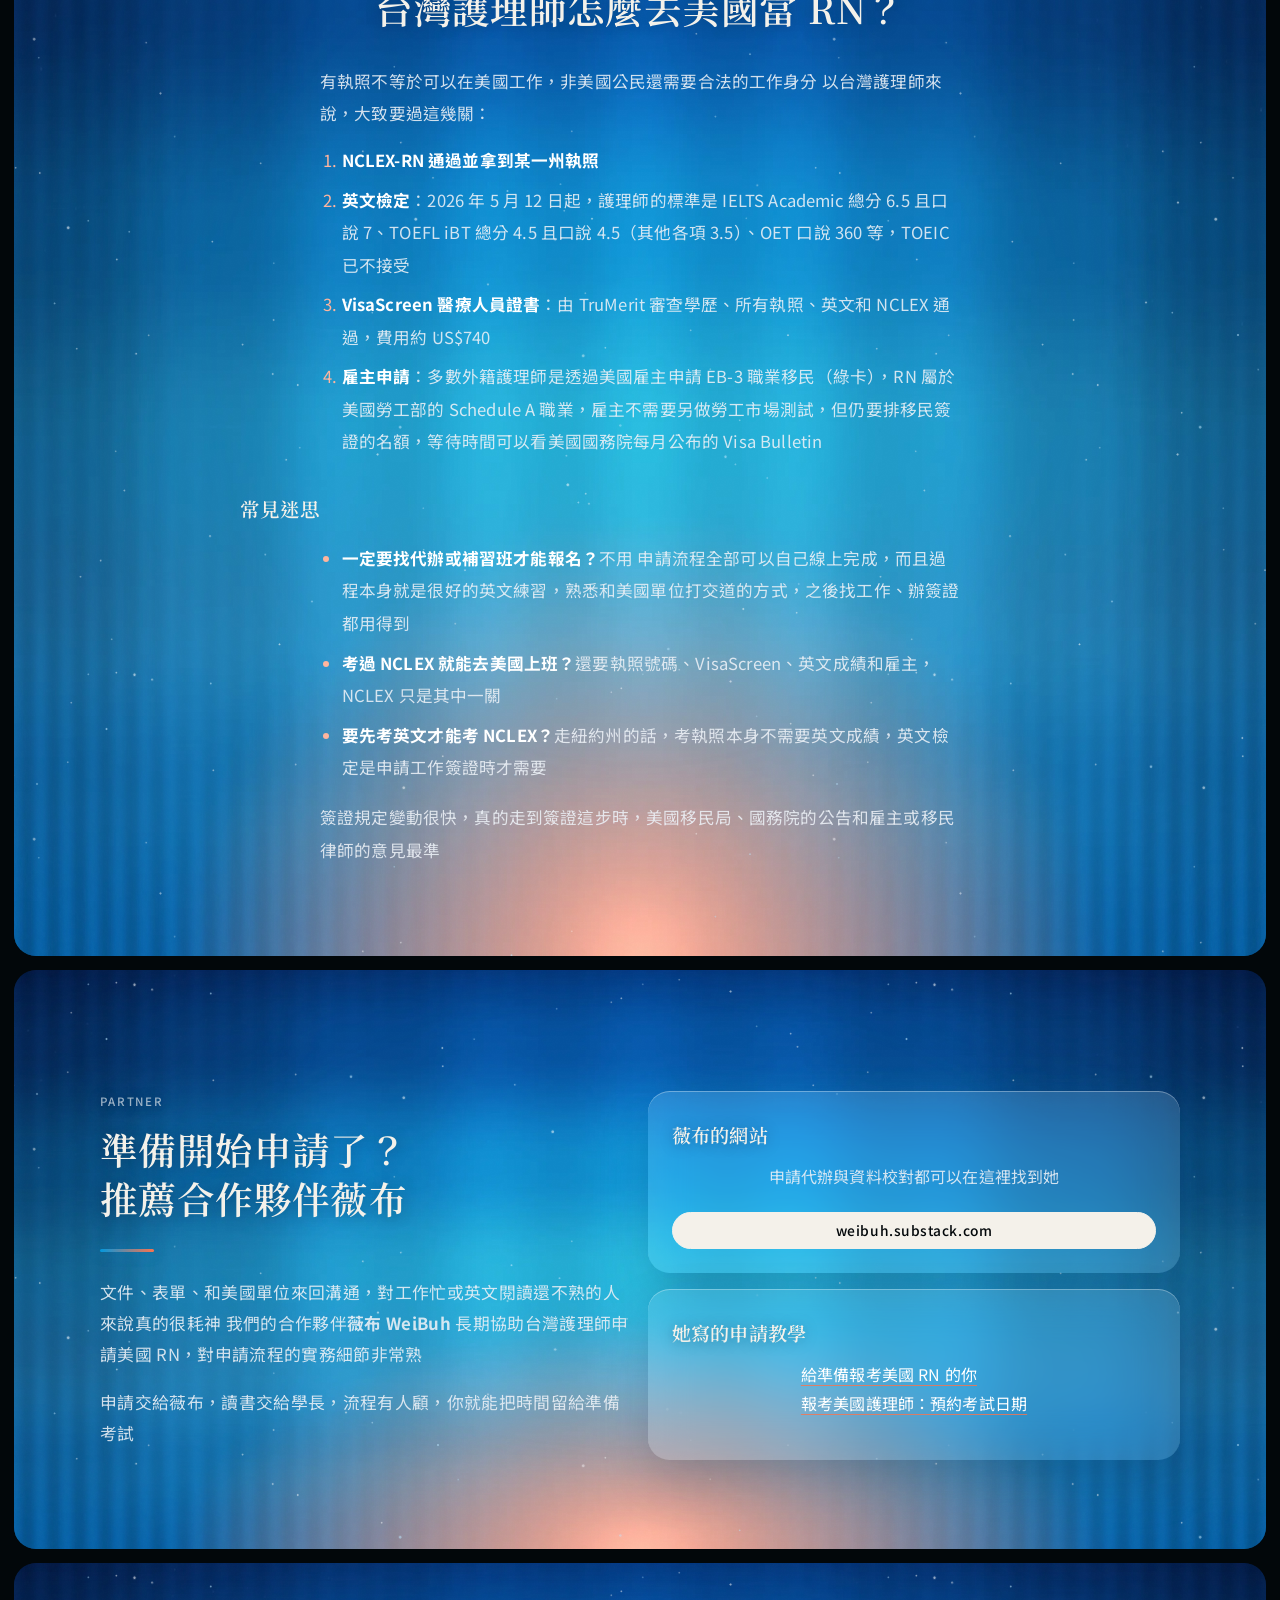
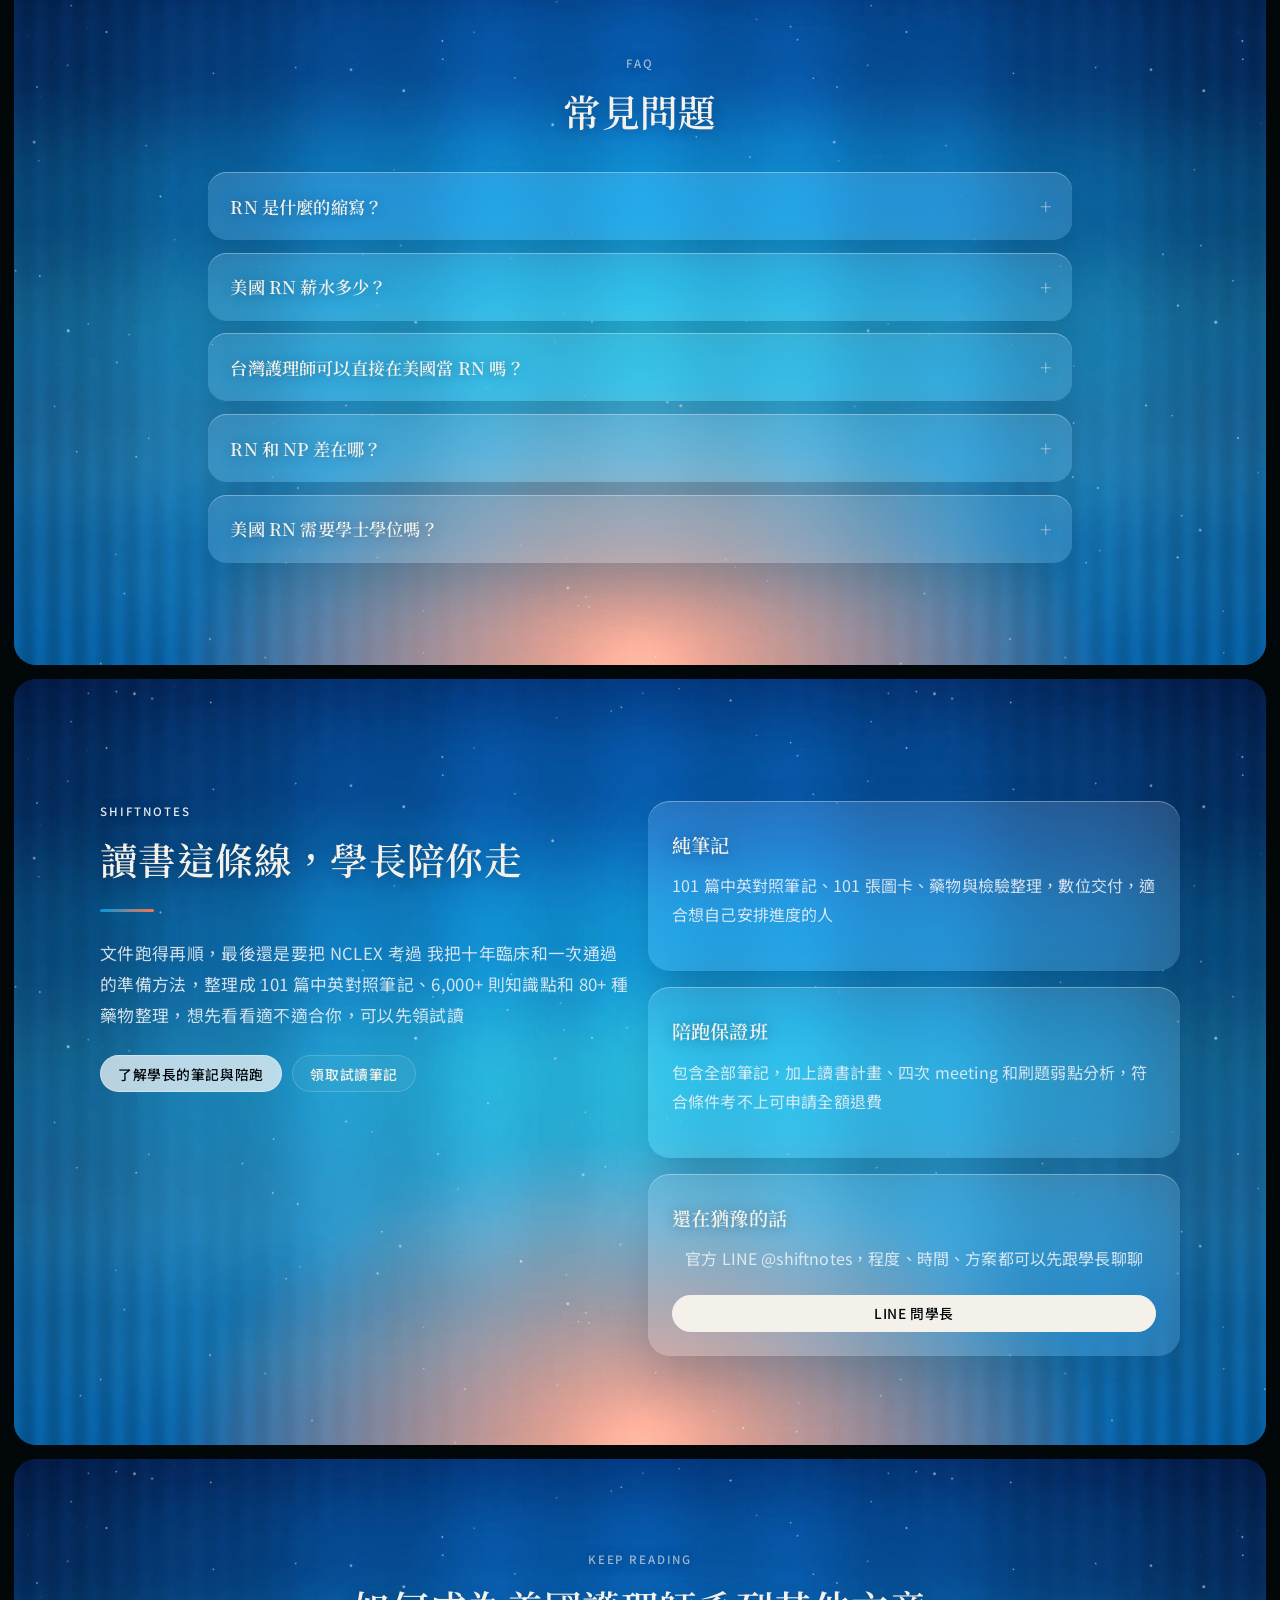
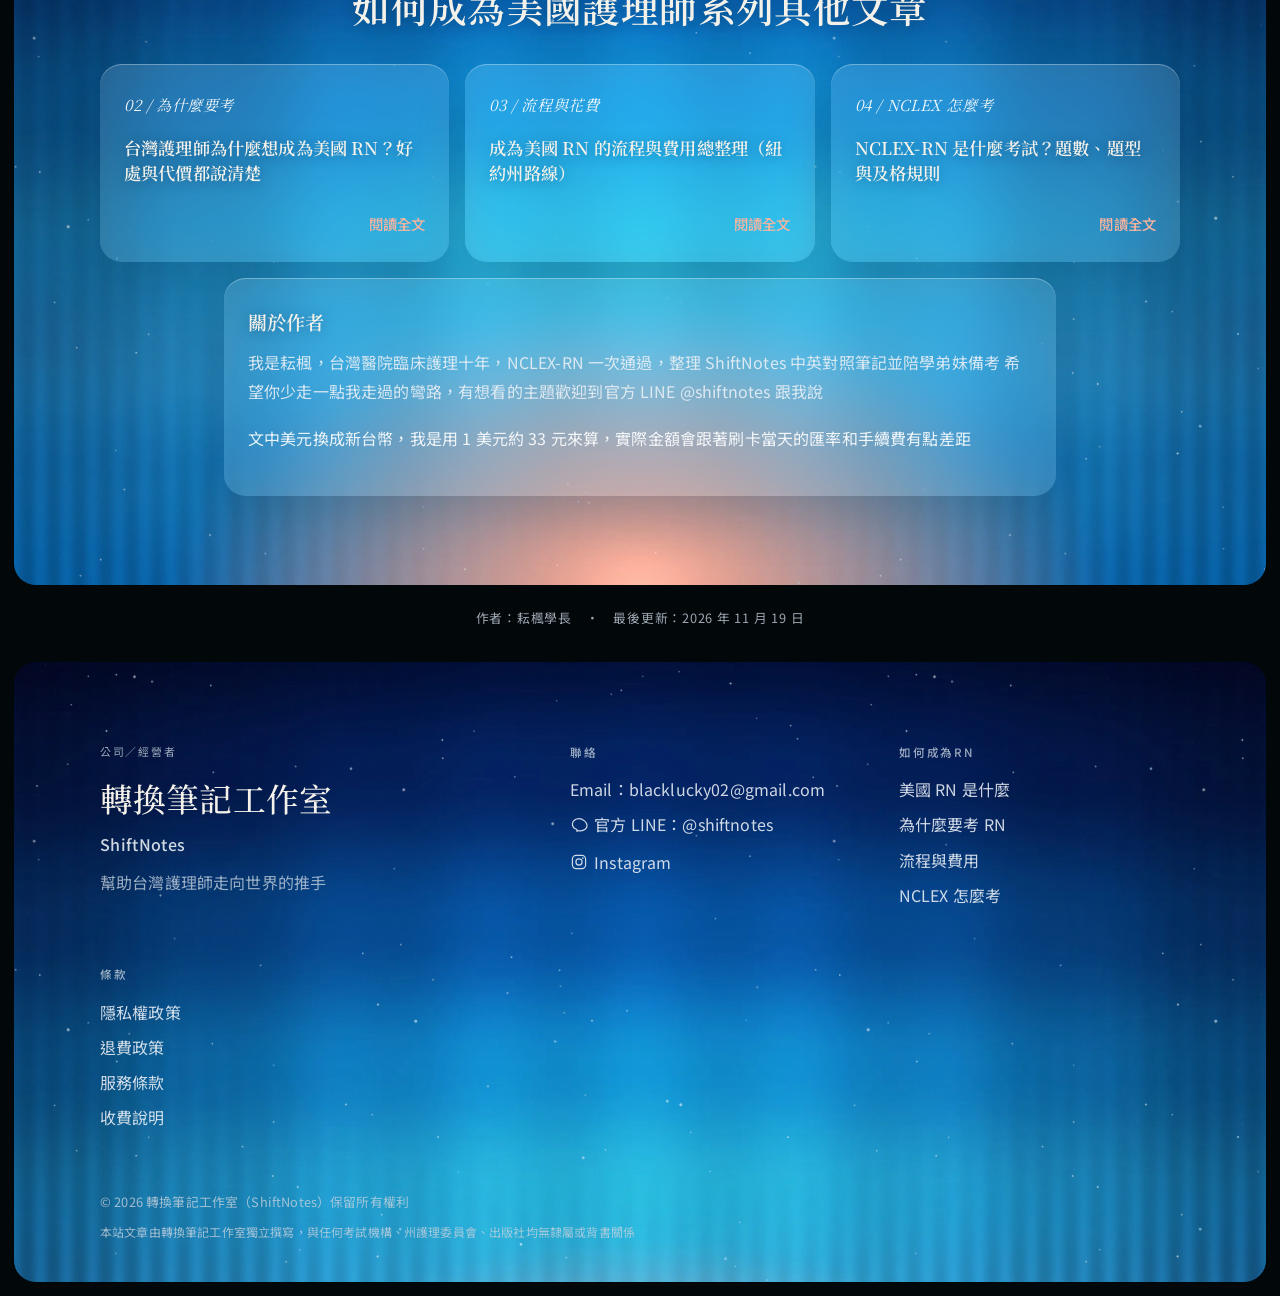
<file: articles/what-is-us-rn.html>
<!DOCTYPE html>
<html lang="zh-Hant-TW">
<head>
  <meta charset="utf-8">
  <meta name="viewport" content="width=device-width, initial-scale=1">
  <title>如何成為RN｜美國RN是什麼？註冊護理師工作內容、薪資與簽證（2026）</title>
  <meta name="description" content="如何成為美國護理師第一步：美國RN（Registered Nurse 註冊護理師）在做什麼、和 LPN、NP 差在哪、薪資多少、台灣護理師考RN後怎麼取得執照與工作簽證 2026 最新整理">
  <meta name="robots" content="index,follow,max-image-preview:large">
  <meta name="author" content="耘楓學長">
  <link rel="canonical" href="https://shiftnotes.github.io/articles/what-is-us-rn.html">
  <link rel="alternate" hreflang="zh-Hant-TW" href="https://shiftnotes.github.io/articles/what-is-us-rn.html">
  <meta property="og:type" content="article">
  <meta property="og:locale" content="zh_TW">
  <meta property="og:site_name" content="耘楓學長 | shiftnotes">
  <meta property="og:title" content="如何成為RN｜美國RN是什麼？註冊護理師工作內容、薪資與簽證（2026）">
  <meta property="og:description" content="如何成為美國護理師第一步：美國RN（Registered Nurse 註冊護理師）在做什麼、和 LPN、NP 差在哪、薪資多少、台灣護理師考RN後怎麼取得執照與工作簽證 2026 最新整理">
  <meta property="og:url" content="https://shiftnotes.github.io/articles/what-is-us-rn.html">
  <meta property="og:image" content="https://shiftnotes.github.io/assets/og-image.png">
  <meta property="article:modified_time" content="2026-11-19">
  <meta name="twitter:card" content="summary_large_image">
  <meta name="theme-color" content="#02070A">
  <link rel="icon" href="/favicon.ico" sizes="any">
  <link rel="icon" href="/favicon.svg" type="image/svg+xml">
  <link rel="icon" href="/assets/favicon-192.png" type="image/png" sizes="192x192">
  <link rel="apple-touch-icon" href="/assets/apple-touch-icon.png" sizes="180x180">
  <link rel="preconnect" href="https://fonts.googleapis.com">
  <link rel="preconnect" href="https://fonts.gstatic.com" crossorigin>
  <link href="https://fonts.googleapis.com/css2?family=Noto+Sans+TC:wght@400;500;700&family=Noto+Serif+TC:wght@600;700&display=swap" rel="stylesheet">
  <link rel="stylesheet" href="../css/styles.css?v=hero14">
  <link rel="stylesheet" href="../css/articles.css?v=a17">
  <script type="application/ld+json">{"@context": "https://schema.org", "@graph": [{"@type": "Organization", "@id": "https://shiftnotes.github.io/#organization", "name": "ShiftNotes", "alternateName": "轉換筆記工作室", "url": "https://shiftnotes.github.io/", "logo": "https://shiftnotes.github.io/assets/logo-512.png", "email": "blacklucky02@gmail.com", "sameAs": ["https://line.me/R/ti/p/@shiftnotes", "https://www.instagram.com/shiftnotes1991/"]}, {"@type": "Person", "@id": "https://shiftnotes.github.io/#person", "name": "耘楓學長", "jobTitle": "臨床護理師，NCLEX-RN 一次通過", "worksFor": {"@id": "https://shiftnotes.github.io/#organization"}, "sameAs": ["https://www.instagram.com/shiftnotes1991/"]}, {"@type": "Article", "@id": "https://shiftnotes.github.io/articles/what-is-us-rn.html#article", "headline": "如何成為RN｜美國RN是什麼？註冊護理師工作內容、薪資與簽證（2026）", "description": "如何成為美國護理師第一步：美國RN（Registered Nurse 註冊護理師）在做什麼、和 LPN、NP 差在哪、薪資多少、台灣護理師考RN後怎麼取得執照與工作簽證 2026 最新整理", "inLanguage": "zh-Hant-TW", "datePublished": "2026-11-19", "dateModified": "2026-11-19", "author": {"@id": "https://shiftnotes.github.io/#person"}, "publisher": {"@id": "https://shiftnotes.github.io/#organization"}, "mainEntityOfPage": "https://shiftnotes.github.io/articles/what-is-us-rn.html", "image": "https://shiftnotes.github.io/assets/og-image.png", "isPartOf": {"@id": "https://shiftnotes.github.io/articles/#collection"}}, {"@type": "BreadcrumbList", "itemListElement": [{"@type": "ListItem", "position": 1, "name": "ShiftNotes", "item": "https://shiftnotes.github.io/"}, {"@type": "ListItem", "position": 2, "name": "如何成為RN", "item": "https://shiftnotes.github.io/articles/"}, {"@type": "ListItem", "position": 3, "name": "美國 RN 是什麼", "item": "https://shiftnotes.github.io/articles/what-is-us-rn.html"}]}, {"@type": "FAQPage", "mainEntity": [{"@type": "Question", "name": "RN 是什麼的縮寫？", "acceptedAnswer": {"@type": "Answer", "text": "RN 是 Registered Nurse，中文是註冊護理師，是美國護理人員中負責評估、擬定護理計畫、給藥與帶領照護團隊的一級，執照由各州核發"}}, {"@type": "Question", "name": "美國 RN 薪水多少？", "acceptedAnswer": {"@type": "Answer", "text": "依美國勞工統計局，2025 年 5 月 RN 年薪中位數為 US$97,550，時薪中位數 US$46.90 實際薪資依州、城市、科別和年資差異很大"}}, {"@type": "Question", "name": "台灣護理師可以直接在美國當 RN 嗎？", "acceptedAnswer": {"@type": "Answer", "text": "不行 台灣護理師執照在美國不能直接使用，要先通過 NCLEX-RN 取得某一州的 RN 執照，要去美國工作還需要 VisaScreen、英文檢定和合法的工作簽證"}}, {"@type": "Question", "name": "RN 和 NP 差在哪？", "acceptedAnswer": {"@type": "Answer", "text": "RN 是註冊護理師；NP 是進階護理師，需要研究所學歷和另外的執照，可以在各州規範內診斷和開藥"}}, {"@type": "Question", "name": "美國 RN 需要學士學位嗎？", "acceptedAnswer": {"@type": "Answer", "text": "美國 RN 可以透過 BSN、ADN 或文憑課程取得資格，但越來越多雇主偏好 BSN 紐約州另有規定，2020 年 6 月 18 日後取得紐約州執照者，除豁免外須在 10 年內取得 BSN 以上學位"}}]}]}</script>
</head>
<body class="article-page">
  <header class="site-header">
    <a class="skip-link" href="#main">跳至主要內容</a>
    <div class="header-inner">
      <a class="logo" href="../index.html">
        <span class="logo-mark" aria-hidden="true"></span>
        <span class="logo-text">ShiftNotes</span>
      </a>
      <nav class="nav-desktop" aria-label="主要">
        <a href="../articles/index.html">如何成為RN</a>
        <a href="../articles/what-is-us-rn.html">認識 RN</a>
        <a href="../articles/nclex-rn-process-cost.html">流程與費用</a>
        <a href="../articles/what-is-nclex-rn.html">NCLEX 怎麼考</a>
        <a href="../index.html#plans">筆記方案</a>
      </nav>
      <div class="header-actions">
      <a class="btn btn-sm btn-ghost header-trial" href="https://drive.google.com/drive/folders/1croN3e0fPb0H_4UqSa8RR00lFnD3cMA1" target="_blank" rel="noopener">免費試讀</a>
      <a class="btn btn-sm btn-solid header-cta" href="https://line.me/R/ti/p/@shiftnotes" target="_blank" rel="noopener noreferrer">LINE 諮詢</a>
      </div>
      <button class="nav-toggle" type="button" aria-expanded="false" aria-controls="nav-mobile" aria-label="開啟選單">
        <span></span><span></span><span></span>
      </button>
    </div>
  </header>
  <div id="nav-mobile" class="nav-mobile" hidden>
    <nav aria-label="行動版選單">
      <a href="../articles/index.html">如何成為美國護理師</a>
      <a href="../articles/what-is-us-rn.html">美國 RN 是什麼</a>
      <a href="../articles/why-take-us-rn.html">為什麼要考 RN</a>
      <a href="../articles/nclex-rn-process-cost.html">流程與費用</a>
      <a href="../articles/what-is-nclex-rn.html">NCLEX 怎麼考</a>
      <a href="../index.html#plans">筆記方案</a>
      <a class="btn btn-invert" href="https://line.me/R/ti/p/@shiftnotes" target="_blank" rel="noopener noreferrer">LINE 官方帳號諮詢</a>
    </nav>
  </div>
  <main id="main">
    <section class="hero article-hero" aria-labelledby="page-title">
      <div class="hero-sky" aria-hidden="true">
        <div class="hero-glow"></div>
        <div class="hero-rays"></div>
        <div class="bubble-live">
          <span class="wubble" style="left:10%;top:62%;--s:1px;--t:11s;--d:0s"></span>
          <span class="wubble" style="left:16%;top:74%;--s:1px;--t:9s;--d:1.2s"></span>
          <span class="wubble" style="left:22%;top:58%;--s:1px;--t:13s;--d:0.4s"></span>
          <span class="wubble" style="left:28%;top:80%;--s:2px;--t:10s;--d:2s"></span>
          <span class="wubble" style="left:36%;top:68%;--s:1px;--t:8s;--d:0.8s"></span>
          <span class="wubble" style="left:44%;top:82%;--s:1px;--t:12s;--d:1.6s"></span>
          <span class="wubble" style="left:58%;top:76%;--s:1px;--t:9s;--d:0.2s"></span>
          <span class="wubble" style="left:66%;top:64%;--s:1px;--t:14s;--d:2.4s"></span>
          <span class="wubble" style="left:72%;top:78%;--s:1px;--t:10s;--d:0.6s"></span>
          <span class="wubble" style="left:80%;top:60%;--s:2px;--t:11s;--d:1.8s"></span>
          <span class="wubble" style="left:86%;top:72%;--s:1px;--t:8s;--d:0.3s"></span>
          <span class="wubble" style="left:92%;top:66%;--s:1px;--t:13s;--d:2.1s"></span>
          <span class="wubble" style="left:8%;top:84%;--s:1px;--t:12s;--d:1s"></span>
          <span class="wubble" style="left:50%;top:86%;--s:1px;--t:15s;--d:0.9s"></span>
        </div>
        <div class="hero-stars"></div>
        <div class="hero-noise"></div>
      </div>
      <div class="hero-inner article-hero-inner">
        <nav class="crumbs" aria-label="麵包屑"><ol><li><a href="../index.html">ShiftNotes</a></li><li><a href="index.html">如何成為RN</a></li><li aria-current="page">美國 RN 是什麼</li></ol></nav>
        <span class="hero-kicker">如何成為美國護理師　·　第 1 篇　認識 RN</span>
        <h1 id="page-title"><span class="h1-series">如何成為RN</span>美國 RN 是什麼？工作內容、薪資與簽證一次看懂</h1>
        <p class="hero-sub article-lead">常聽到學長姐說「去考 RN」，RN 到底是什麼？美國的註冊護理師在做什麼、收入多少、和台灣護理師有什麼不同、台灣人要怎麼拿到執照和工作簽證 下面從頭一個一個說給你聽</p>
      </div>
    </section>

    <section class="atm-midn section-soft section" id="summary" aria-labelledby="summary-title">
      <div class="section-sky" aria-hidden="true">
        <div class="section-glow"></div>
        <div class="section-rays"></div>
        <div class="section-noise"></div>
      </div>
      <div class="wrap">
        <div class="section-head">
          <span class="eyebrow">Overview</span>
          <h2 class="section-title" id="summary-title">先看重點</h2>
        </div>
        <div class="overview-grid">
          <div class="sell-item overview-card">
            <span class="feature-index">KEY POINTS</span>

        <ul>
          <li>RN 是 Registered Nurse，美國的註冊護理師，執照由各州核發</li>
          <li>美國勞工統計局資料：2025 年 5 月 RN 年薪中位數 US$97,550，時薪中位數 US$46.90</li>
          <li>全美約 346 萬個 RN 工作，2025 到 2035 年預估成長 6%，平均每年約 18 萬個職缺</li>
          <li>台灣護理師要先通過 NCLEX-RN 拿到某一州執照，再透過 VisaScreen、英文檢定和雇主申請簽證</li>
        </ul>
                </div>
          <nav class="sell-item overview-card toc-card" aria-label="本文目錄">
            <span class="feature-index">CONTENTS</span>
            <ol><li><a href="#what">RN 是什麼</a></li><li><a href="#levels">RN、LPN、NP 差在哪</a></li><li><a href="#work">RN 每天在做什麼</a></li><li><a href="#pay">薪資與就業前景</a></li><li><a href="#license">執照怎麼來</a></li><li><a href="#visa">台灣人怎麼去美國當 RN</a></li><li><a href="#faq">常見問題</a></li></ol>
          </nav>
        </div>
      </div>
    </section>

    <section class="atm-blue section-soft section" id="what" aria-labelledby="what-title">
      <div class="section-sky" aria-hidden="true">
        <div class="section-glow"></div>
        <div class="section-rays"></div>
        <div class="section-noise"></div>
      </div>
      <div class="wrap">
        <div class="section-head">
          <span class="eyebrow">Part 01</span>
          <h2 class="section-title" id="what-title">RN 是什麼？</h2>
        </div>
        <div class="article-prose">
      <p>RN 是 <strong>Registered Nurse（註冊護理師）</strong>，是美國護理人員中最核心的一級 RN 要負責評估病人、擬定與執行護理計畫、給藥與治療、和醫師及其他專業合作，也要監督 LPN 和照服員的工作</p>
      <p>在台灣講「考 RN」，通常指的就是去考美國 RN 執照必須通過的 <a href="what-is-nclex-rn.html">NCLEX-RN 考試</a></p>
        </div>
      </div>
    </section>

    <section class="atm-midn section-soft section" id="levels" aria-labelledby="levels-title">
      <div class="section-sky" aria-hidden="true">
        <div class="section-glow"></div>
        <div class="section-rays"></div>
        <div class="section-noise"></div>
      </div>
      <div class="wrap">
        <div class="section-head">
          <span class="eyebrow">Part 02</span>
          <h2 class="section-title" id="levels-title">RN、LPN、NP 差在哪？</h2>
        </div>
        <div class="article-prose">
      <div class="fee-table-wrap article-table"><table class="fee-table">
        <thead><tr><th>職稱</th><th>中文</th><th>角色</th><th>和台灣比較</th></tr></thead>
        <tbody>
          <tr><td data-label="職稱">CNA</td><td data-label="中文">護理助理</td><td data-label="角色">協助日常生活照顧，非護理執照</td><td data-label="和台灣比較">類似照服員</td></tr>
          <tr><td data-label="職稱">LPN／LVN</td><td data-label="中文">執照實務護士</td><td data-label="角色">在 RN 或醫師監督下提供基本護理</td><td data-label="和台灣比較">台灣沒有完全對應的職級</td></tr>
          <tr><td data-label="職稱">RN</td><td data-label="中文">註冊護理師</td><td data-label="角色">獨立評估、擬定護理計畫、給藥、衛教、帶領團隊</td><td data-label="和台灣比較">最接近台灣的護理師</td></tr>
          <tr><td data-label="職稱">NP 等 APRN</td><td data-label="中文">專科護理師等進階護理師</td><td data-label="角色">需研究所學歷與另外的執照，可在各州規範內診斷與開藥</td><td data-label="和台灣比較">類似專科護理師，但權限通常更大</td></tr>
        </tbody>
      </table></div>
        </div>
      </div>
    </section>

    <section class="atm-blue section-soft section" id="work" aria-labelledby="work-title">
      <div class="section-sky" aria-hidden="true">
        <div class="section-glow"></div>
        <div class="section-rays"></div>
        <div class="section-noise"></div>
      </div>
      <div class="wrap">
        <div class="section-head">
          <span class="eyebrow">Part 03</span>
          <h2 class="section-title" id="work-title">美國 RN 每天在做什麼？</h2>
        </div>
        <div class="article-prose">
      <p>依美國勞工統計局的職業說明，RN 常見的工作包括：</p>
      <ul>
        <li>評估病人狀況、記錄病史與症狀</li>
        <li>觀察並記錄病人變化</li>
        <li>給藥與執行治療</li>
        <li>擬定或參與護理計畫</li>
        <li>和醫師及其他醫療專業討論合作</li>
        <li>操作與監測醫療儀器、協助檢查並解讀結果</li>
        <li>教導病人與家屬如何照顧自己、出院後要注意什麼</li>
      </ul>
      <p>工作場所以醫院最多，其他包括診所、居家護理、長照機構、門診中心和學校 很多 RN 會專攻一個領域，例如心臟、腫瘤、兒科、急診或老人護理</p>
      <p>對台灣護理師來說，最常聽到的差異是<strong>病人比較少、分工比較細、護理師的專業判斷被尊重的程度比較高</strong>，但實際狀況依州、醫院和科別差很多，我身邊的學長姐選工作前都會個別打聽</p>
        </div>
      </div>
    </section>

    <section class="atm-midn section-soft section" id="pay" aria-labelledby="pay-title">
      <div class="section-sky" aria-hidden="true">
        <div class="section-glow"></div>
        <div class="section-rays"></div>
        <div class="section-noise"></div>
      </div>
      <div class="wrap">
        <div class="section-head">
          <span class="eyebrow">Part 04</span>
          <h2 class="section-title" id="pay-title">美國 RN 薪資與就業前景</h2>
        </div>
        <div class="article-prose">
      <div class="fee-table-wrap article-table"><table class="fee-table">
        <thead><tr><th>指標（美國勞工統計局）</th><th>數字</th></tr></thead>
        <tbody>
          <tr><td data-label="指標（美國勞工統計局）">年薪中位數（2025 年 5 月）</td><td data-label="數字">US$97,550</td></tr>
          <tr><td data-label="指標（美國勞工統計局）">時薪中位數</td><td data-label="數字">US$46.90</td></tr>
          <tr><td data-label="指標（美國勞工統計局）">全美工作數（2025）</td><td data-label="數字">約 3,465,400 個</td></tr>
          <tr><td data-label="指標（美國勞工統計局）">預估就業成長（2025–2035）</td><td data-label="數字">6%，高於全體職業平均</td></tr>
          <tr><td data-label="指標（美國勞工統計局）">平均每年職缺</td><td data-label="數字">約 180,800 個</td></tr>
        </tbody>
      </table></div>
      <p>中位數的意思是一半的人賺得比它多、一半比它少 薪資會因為州、城市、科別、年資和班別差很多，美國的生活費、稅和保險也比台灣高，比較時只看換算成台幣的數字會失真 想查特定州的薪資，美國勞工統計局有州別資料可以看</p>
        </div>
      </div>
    </section>

    <section class="atm-blue section-soft section" id="license" aria-labelledby="license-title">
      <div class="section-sky" aria-hidden="true">
        <div class="section-glow"></div>
        <div class="section-rays"></div>
        <div class="section-noise"></div>
      </div>
      <div class="wrap">
        <div class="section-head">
          <span class="eyebrow">Part 05</span>
          <h2 class="section-title" id="license-title">美國 RN 執照怎麼來？</h2>
        </div>
        <div class="article-prose">
      <p>美國沒有全國統一的護理師執照，每一州的護理委員會各自發照 一般流程是：</p>
      <ol>
        <li>完成被認可的護理教育（美國本地是 BSN、ADN 或文憑課程，外國畢業生要通過學歷審查）</li>
        <li>向想申請的州提出申請，取得考試資格</li>
        <li>通過 NCLEX-RN</li>
        <li>州政府核發執照號碼，才可以執業</li>
      </ol>
      <p>台灣護理師最常走紐約州路線，完整步驟和每一筆費用都在<a href="nclex-rn-process-cost.html">成為 RN 的流程與費用總整理</a></p>
        </div>
      </div>
    </section>

    <section class="atm-midn section-soft section" id="visa" aria-labelledby="visa-title">
      <div class="section-sky" aria-hidden="true">
        <div class="section-glow"></div>
        <div class="section-rays"></div>
        <div class="section-noise"></div>
      </div>
      <div class="wrap">
        <div class="section-head">
          <span class="eyebrow">Part 06</span>
          <h2 class="section-title" id="visa-title">台灣護理師怎麼去美國當 RN？</h2>
        </div>
        <div class="article-prose">
      <p>有執照不等於可以在美國工作，非美國公民還需要合法的工作身分 以台灣護理師來說，大致要過這幾關：</p>
      <ol>
        <li><strong>NCLEX-RN 通過並拿到某一州執照</strong></li>
        <li><strong>英文檢定</strong>：2026 年 5 月 12 日起，護理師的標準是 IELTS Academic 總分 6.5 且口說 7、TOEFL iBT 總分 4.5 且口說 4.5（其他各項 3.5）、OET 口說 360 等，TOEIC 已不接受</li>
        <li><strong>VisaScreen 醫療人員證書</strong>：由 TruMerit 審查學歷、所有執照、英文和 NCLEX 通過，費用約 US$740</li>
        <li><strong>雇主申請</strong>：多數外籍護理師是透過美國雇主申請 EB-3 職業移民（綠卡），RN 屬於美國勞工部的 Schedule A 職業，雇主不需要另做勞工市場測試，但仍要排移民簽證的名額，等待時間可以看美國國務院每月公布的 Visa Bulletin</li>
      </ol>
      <h3>常見迷思</h3>
      <ul>
        <li><strong>一定要找代辦或補習班才能報名？</strong>不用 申請流程全部可以自己線上完成，而且過程本身就是很好的英文練習，熟悉和美國單位打交道的方式，之後找工作、辦簽證都用得到</li>
        <li><strong>考過 NCLEX 就能去美國上班？</strong>還要執照號碼、VisaScreen、英文成績和雇主，NCLEX 只是其中一關</li>
        <li><strong>要先考英文才能考 NCLEX？</strong>走紐約州的話，考執照本身不需要英文成績，英文檢定是申請工作簽證時才需要</li>
      </ul>
      <p>簽證規定變動很快，真的走到簽證這步時，美國移民局、國務院的公告和雇主或移民律師的意見最準</p>
        </div>
      </div>
    </section>

    <section class="atm-midn section" id="partner" aria-labelledby="partner-title">
      <div class="section-sky" aria-hidden="true">
        <div class="section-glow"></div>
        <div class="section-rays"></div>
        <div class="section-noise"></div>
      </div>
      <div class="wrap">
        <div class="contact-grid">
          <div>
            <span class="eyebrow">Partner</span>
            <h2 class="section-title" id="partner-title">準備開始申請了？<br>推薦合作夥伴薇布</h2>
            <span class="rule"></span>
            <p class="lede">文件、表單、和美國單位來回溝通，對工作忙或英文閱讀還不熟的人來說真的很耗神 我們的合作夥伴<strong>薇布 WeiBuh</strong> 長期協助台灣護理師申請美國 RN，對申請流程的實務細節非常熟</p>
            <p class="lede">申請交給薇布，讀書交給學長，流程有人顧，你就能把時間留給準備考試</p>
          </div>
          <div>
            <div class="contact-card">
              <h3>薇布的網站</h3>
              <p>申請代辦與資料校對都可以在這裡找到她</p>
              <a class="btn btn-invert btn-block" href="https://weibuh.substack.com" target="_blank" rel="noopener">weibuh.substack.com</a>
            </div>
            <div class="contact-card">
              <h3>她寫的申請教學</h3>
              <p><a href="https://weibuh.substack.com/p/rn" target="_blank" rel="noopener">給準備報考美國 RN 的你</a><br><a href="https://weibuh.substack.com/p/passrn" target="_blank" rel="noopener">報考美國護理師：預約考試日期</a></p>
            </div>
          </div>
        </div>
      </div>
    </section>

    <section class="atm-midn section-soft section" id="faq" aria-labelledby="faq-title">
      <div class="section-sky" aria-hidden="true">
        <div class="section-glow"></div>
        <div class="section-rays"></div>
        <div class="section-noise"></div>
      </div>
      <div class="wrap">
        <div class="section-head">
          <span class="eyebrow">FAQ</span>
          <h2 class="section-title" id="faq-title">常見問題</h2>
        </div>
        <div class="faq-list">
          <details>
            <summary>RN 是什麼的縮寫？</summary>
            <div class="faq-a">RN 是 Registered Nurse，中文是註冊護理師，是美國護理人員中負責評估、擬定護理計畫、給藥與帶領照護團隊的一級，執照由各州核發</div>
          </details>
          <details>
            <summary>美國 RN 薪水多少？</summary>
            <div class="faq-a">依美國勞工統計局，2025 年 5 月 RN 年薪中位數為 US$97,550，時薪中位數 US$46.90 實際薪資依州、城市、科別和年資差異很大</div>
          </details>
          <details>
            <summary>台灣護理師可以直接在美國當 RN 嗎？</summary>
            <div class="faq-a">不行 台灣護理師執照在美國不能直接使用，要先通過 NCLEX-RN 取得某一州的 RN 執照，要去美國工作還需要 VisaScreen、英文檢定和合法的工作簽證</div>
          </details>
          <details>
            <summary>RN 和 NP 差在哪？</summary>
            <div class="faq-a">RN 是註冊護理師；NP 是進階護理師，需要研究所學歷和另外的執照，可以在各州規範內診斷和開藥</div>
          </details>
          <details>
            <summary>美國 RN 需要學士學位嗎？</summary>
            <div class="faq-a">美國 RN 可以透過 BSN、ADN 或文憑課程取得資格，但越來越多雇主偏好 BSN 紐約州另有規定，2020 年 6 月 18 日後取得紐約州執照者，除豁免外須在 10 年內取得 BSN 以上學位</div>
          </details>
        </div>
      </div>
    </section>

    <section class="atm-warm section-ink section" id="plans-cta" aria-labelledby="cta-title">
      <div class="section-sky" aria-hidden="true">
        <div class="section-glow"></div>
        <div class="section-rays"></div>
        <div class="section-noise"></div>
      </div>
      <div class="wrap">
        <div class="contact-grid">
          <div>
            <span class="eyebrow">ShiftNotes</span>
            <h2 class="section-title" id="cta-title">讀書這條線，學長陪你走</h2>
            <span class="rule"></span>
            <p class="lede">文件跑得再順，最後還是要把 NCLEX 考過 我把十年臨床和一次通過的準備方法，整理成 101 篇中英對照筆記、6,000+ 則知識點和 80+ 種藥物整理，想先看看適不適合你，可以先領試讀</p>
            <div class="hero-actions" style="margin-top:1.5rem;">
              <a class="btn btn-ink" href="https://shiftnotes.github.io/#plans">了解學長的筆記與陪跑</a>
              <a class="btn btn-ghost" href="https://drive.google.com/drive/folders/1croN3e0fPb0H_4UqSa8RR00lFnD3cMA1" target="_blank" rel="noopener">領取試讀筆記</a>
            </div>
          </div>
          <div>
            <div class="contact-card">
              <h3>純筆記</h3>
              <p>101 篇中英對照筆記、101 張圖卡、藥物與檢驗整理，數位交付，適合想自己安排進度的人</p>
            </div>
            <div class="contact-card">
              <h3>陪跑保證班</h3>
              <p>包含全部筆記，加上讀書計畫、四次 meeting 和刷題弱點分析，符合條件考不上可申請全額退費</p>
            </div>
            <div class="contact-card">
              <h3>還在猶豫的話</h3>
              <p>官方 LINE @shiftnotes，程度、時間、方案都可以先跟學長聊聊</p>
              <a class="btn btn-invert btn-block" href="https://line.me/R/ti/p/@shiftnotes" target="_blank" rel="noopener noreferrer">LINE 問學長</a>
            </div>
          </div>
        </div>
      </div>
    </section>

    <section class="atm-midn section" id="related" aria-labelledby="related-title">
      <div class="section-sky" aria-hidden="true">
        <div class="section-glow"></div>
        <div class="section-rays"></div>
        <div class="section-noise"></div>
      </div>
      <div class="wrap">
        <div class="section-head">
          <span class="eyebrow">Keep reading</span>
          <h2 class="section-title" id="related-title">如何成為美國護理師系列其他文章</h2>
        </div>
        <div class="sell-grid related-grid">
          <a class="sell-item related-card" href="why-take-us-rn.html"><span class="feature-index">02  /  為什麼要考</span><h3>台灣護理師為什麼想成為美國 RN？好處與代價都說清楚</h3><span class="card-more">閱讀全文</span></a>
          <a class="sell-item related-card" href="nclex-rn-process-cost.html"><span class="feature-index">03  /  流程與花費</span><h3>成為美國 RN 的流程與費用總整理（紐約州路線）</h3><span class="card-more">閱讀全文</span></a>
          <a class="sell-item related-card" href="what-is-nclex-rn.html"><span class="feature-index">04  /  NCLEX 怎麼考</span><h3>NCLEX-RN 是什麼考試？題數、題型與及格規則</h3><span class="card-more">閱讀全文</span></a>
        </div>
        <div class="article-meta-grid">
          <div class="contact-card">
            <h3>關於作者</h3>
            <p>我是耘楓，台灣醫院臨床護理十年，NCLEX-RN 一次通過，整理 ShiftNotes 中英對照筆記並陪學弟妹備考 希望你少走一點我走過的彎路，有想看的主題歡迎到官方 LINE @shiftnotes 跟我說</p>
            <p class="muted">文中美元換成新台幣，我是用 1 美元約 33 元來算，實際金額會跟著刷卡當天的匯率和手續費有點差距</p>
          </div>
        </div>
      </div>
    </section>

    <div class="article-byline"><div class="wrap"><p>作者：耘楓學長　·　最後更新：2026 年 11 月 19 日</p></div></div>

  </main>

  <footer class="site-footer">
    <div class="section-sky footer-sky" aria-hidden="true">
      <div class="section-glow"></div>
      <div class="section-rays"></div>
      <div class="section-noise"></div>
    </div>
    <div class="wrap">
      <div class="footer-top">
        <div class="footer-identity">
          <p class="footer-kicker">公司／經營者</p>
          <p class="footer-company">轉換筆記工作室</p>
          <p class="footer-brand">ShiftNotes</p>
          <p class="muted footer-tag">幫助台灣護理師走向世界的推手</p>
        </div>
        <div class="footer-col">
          <h2>聯絡</h2>
          <ul>
            <li>Email：<a href="mailto:blacklucky02@gmail.com">blacklucky02@gmail.com</a></li>
            <li><a class="social-inline" href="https://line.me/R/ti/p/@shiftnotes" target="_blank" rel="noopener noreferrer" aria-label="官方 LINE"><svg class="icon-line" viewBox="0 0 24 24" width="18" height="18" aria-hidden="true" focusable="false"><path fill="none" stroke="currentColor" stroke-width="1.6" stroke-linejoin="round" stroke-linecap="round" d="M12 3.5c-4.85 0-8.8 3.25-8.8 7.25 0 3.2 2.25 5.95 5.5 6.9.25.07.52.22.6.48.07.22.05.52-.02.78l-.18 1.05c-.07.4.2.57.54.4l1.62-.8c.2-.1.38-.14.58-.1.7.18 1.42.29 2.16.29 4.85 0 8.8-3.25 8.8-7.25S16.85 3.5 12 3.5z"/></svg><span>官方 LINE：@shiftnotes</span></a></li>
            <li><a class="social-inline" href="https://www.instagram.com/shiftnotes1991/" target="_blank" rel="noopener" aria-label="Instagram"><svg class="icon-ig" viewBox="0 0 24 24" width="18" height="18" aria-hidden="true" focusable="false"><rect x="3.2" y="3.2" width="17.6" height="17.6" rx="5" fill="none" stroke="currentColor" stroke-width="1.6"/><circle cx="12" cy="12" r="4.1" fill="none" stroke="currentColor" stroke-width="1.6"/><circle cx="17.15" cy="6.85" r="1.05" fill="currentColor"/></svg><span>Instagram</span></a></li>
          </ul>
        </div>
        <div class="footer-col">
          <h2>如何成為RN</h2>
          <ul>
            <li><a href="../articles/what-is-us-rn.html">美國 RN 是什麼</a></li>
            <li><a href="../articles/why-take-us-rn.html">為什麼要考 RN</a></li>
            <li><a href="../articles/nclex-rn-process-cost.html">流程與費用</a></li>
            <li><a href="../articles/what-is-nclex-rn.html">NCLEX 怎麼考</a></li>
          </ul>
        </div>
        <div class="footer-col">
          <h2>條款</h2>
          <ul>
            <li><a href="../privacy.html">隱私權政策</a></li>
            <li><a href="../refund.html">退費政策</a></li>
            <li><a href="../terms.html">服務條款</a></li>
            <li><a href="../index.html#fees">收費說明</a></li>
          </ul>
        </div>
      </div>
      <div class="footer-bottom">
        <div>
          <p class="copyright">© <span class="js-year">2026</span> 轉換筆記工作室（ShiftNotes）保留所有權利</p>
          <p class="site-disclaimer">本站文章由轉換筆記工作室獨立撰寫，與任何考試機構、州護理委員會、出版社均無隸屬或背書關係</p>
        </div>
      </div>
    </div>
  </footer>

  <script src="../js/main.js?v=disc1"></script>
</body>
</html>
</file>
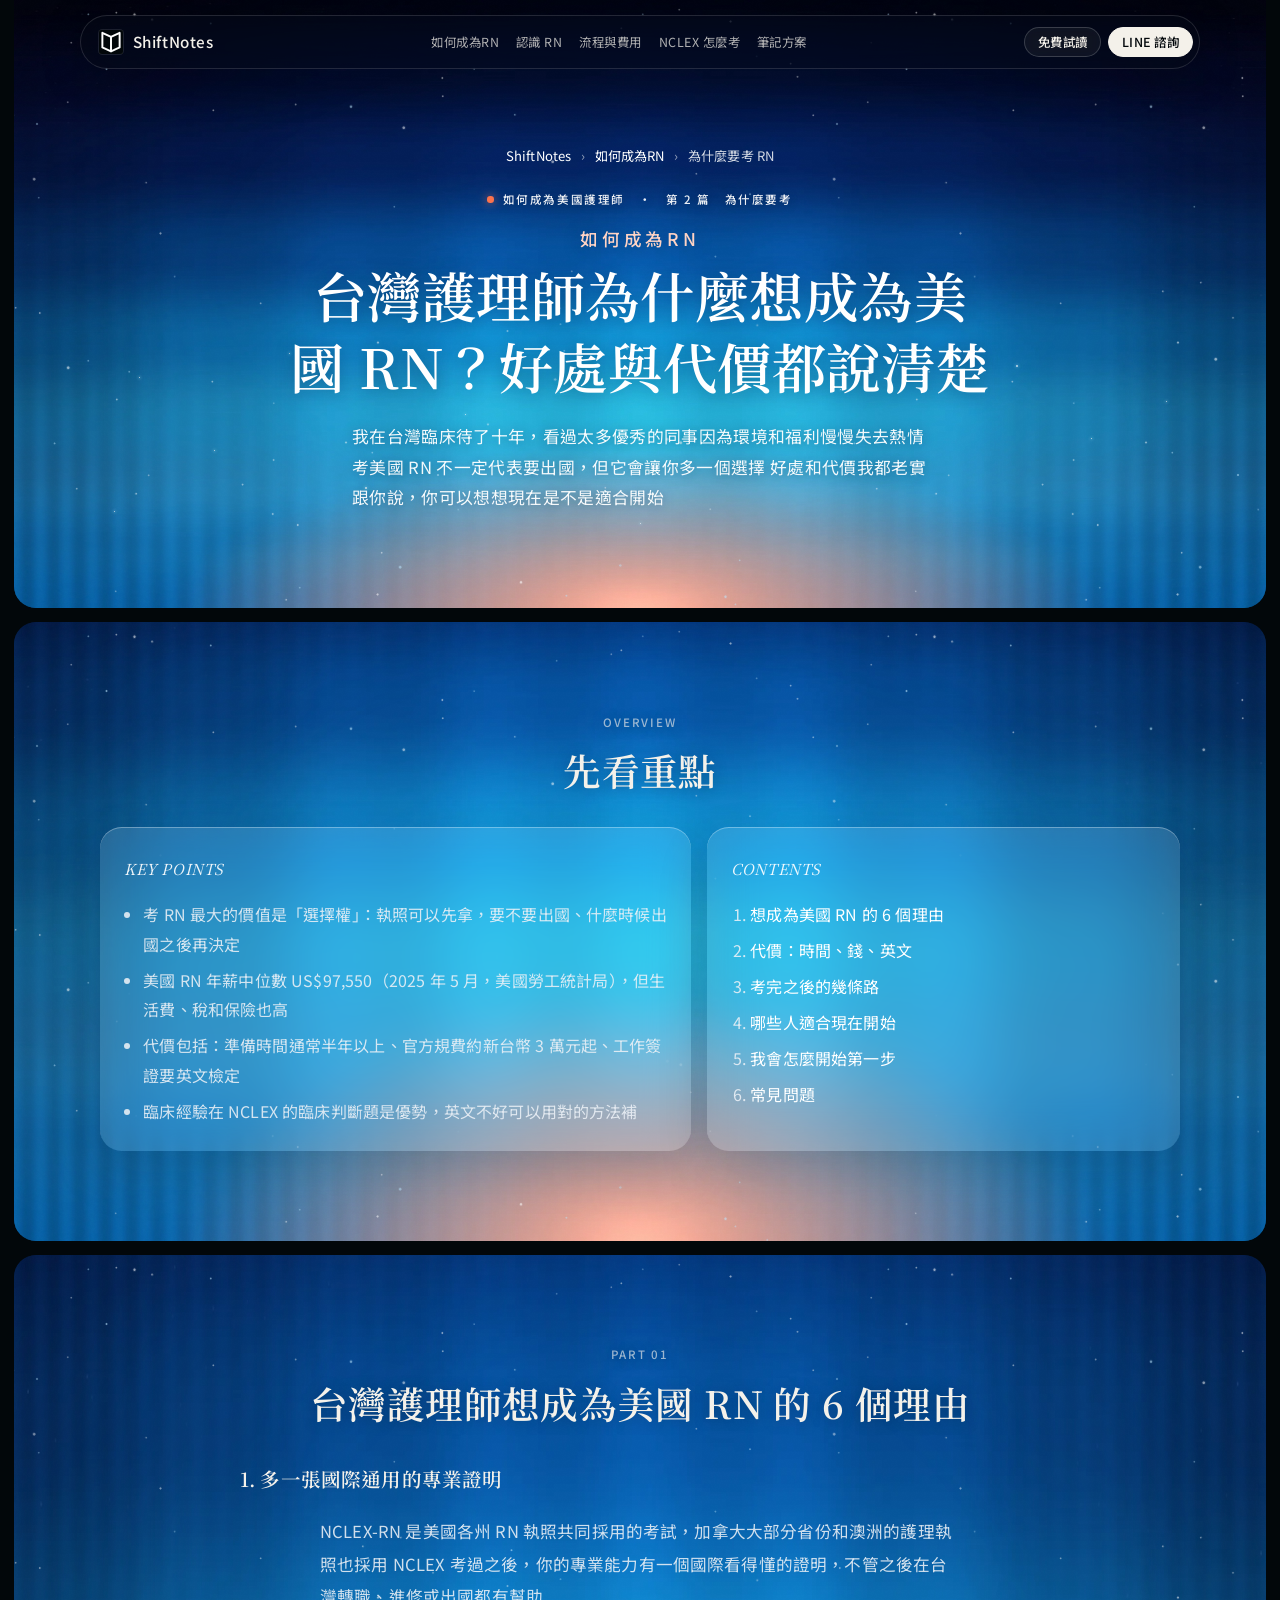
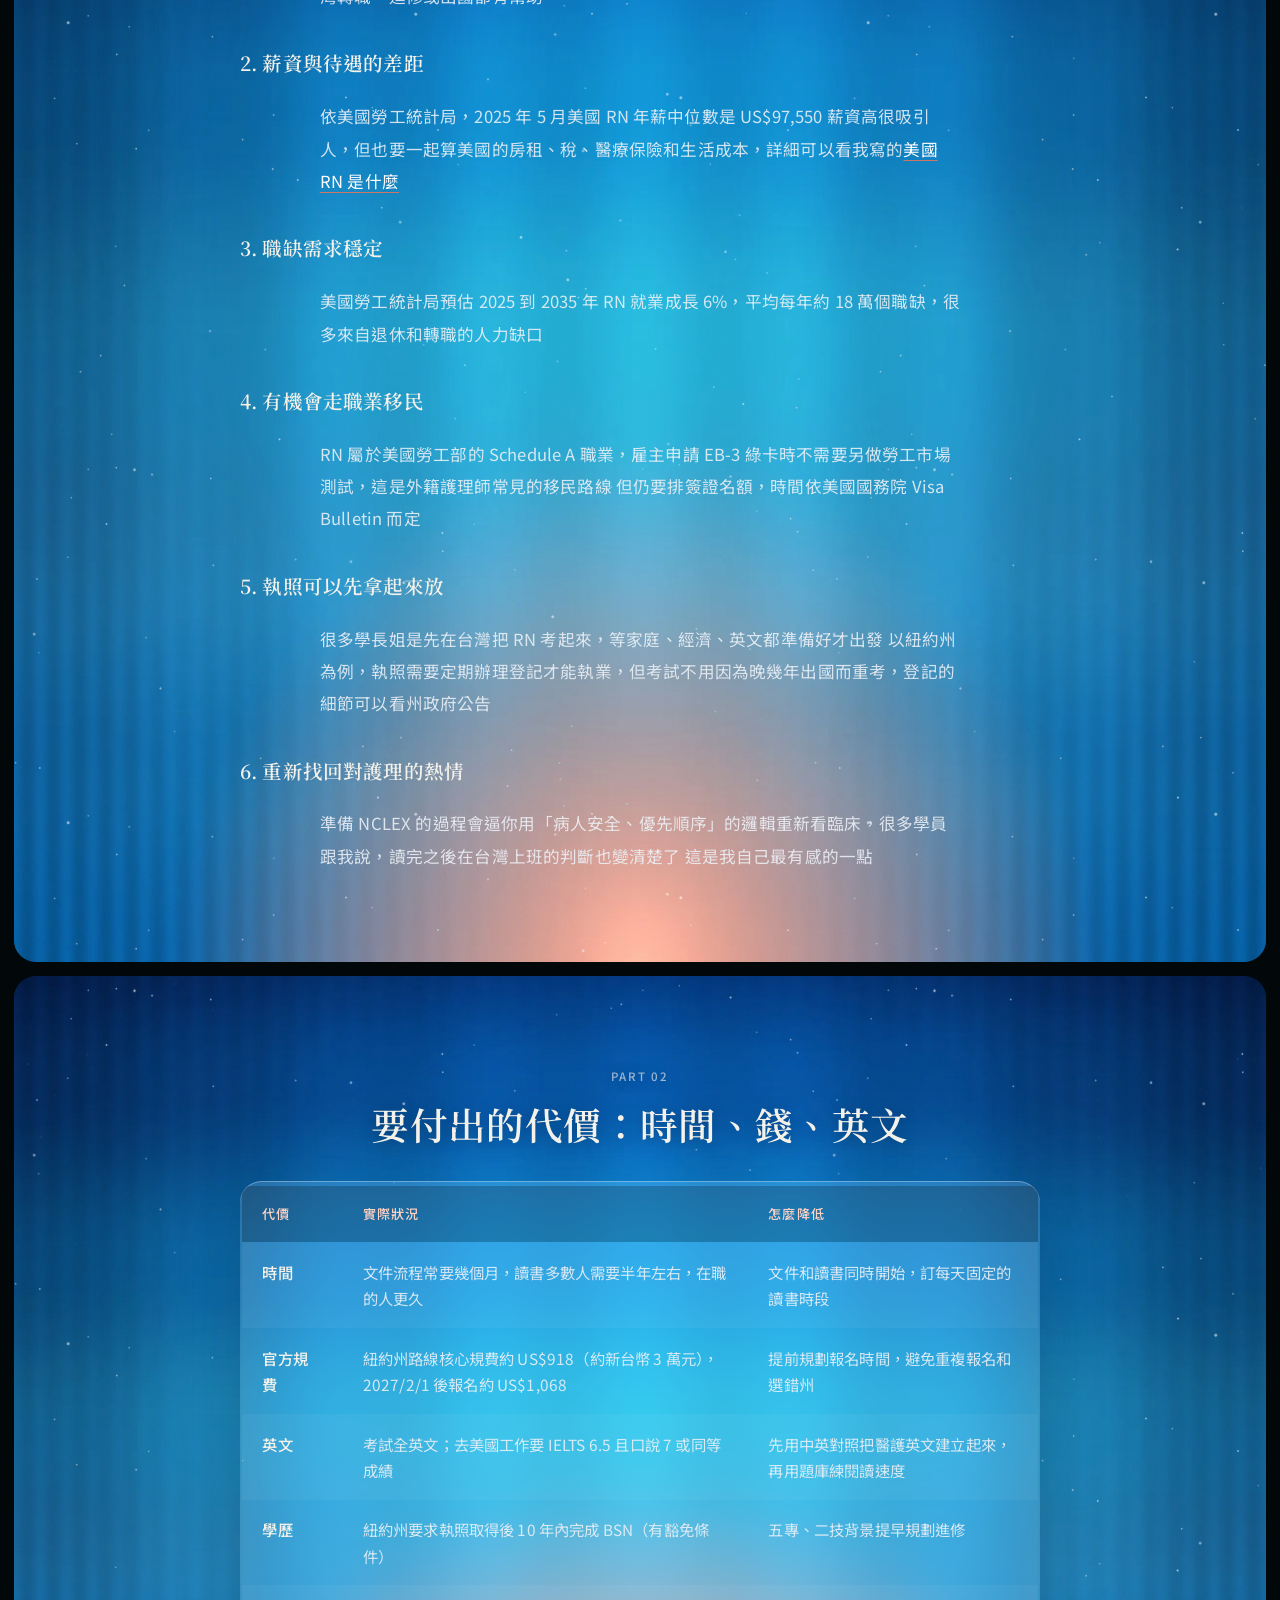
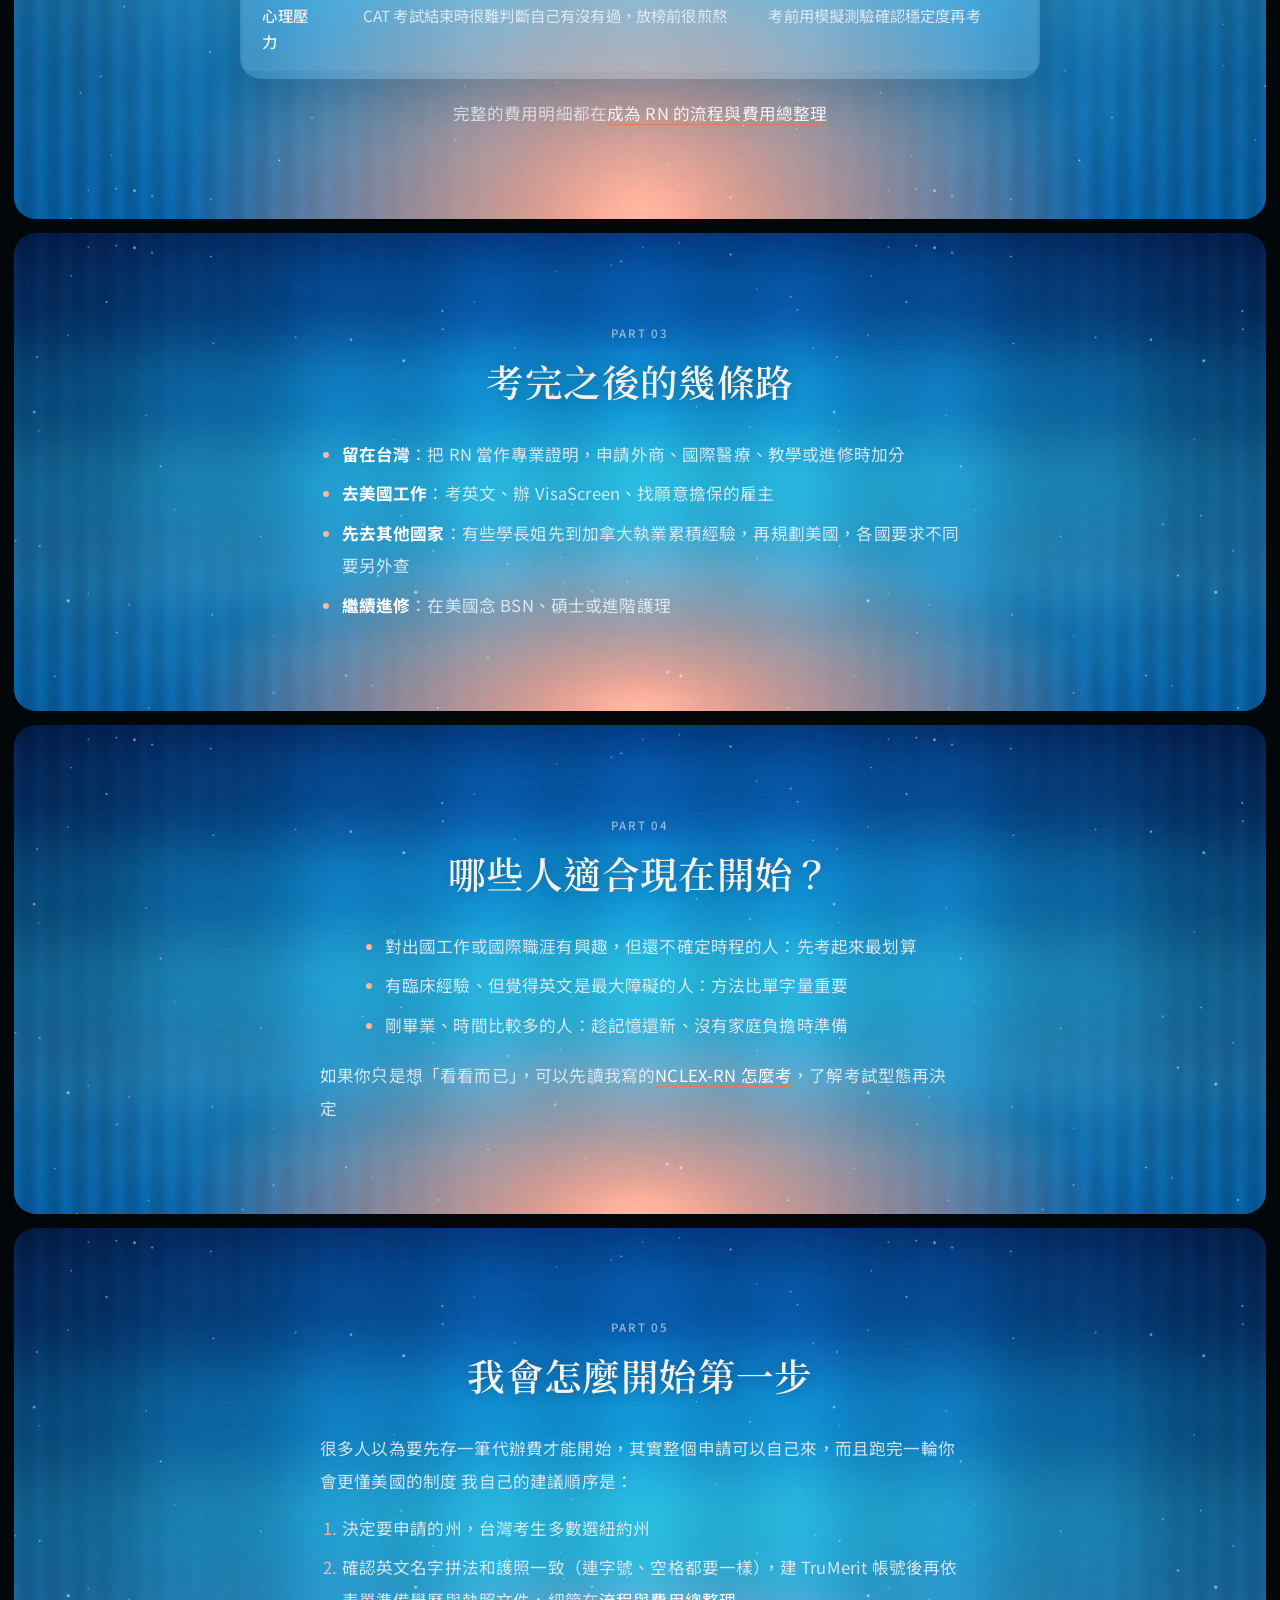
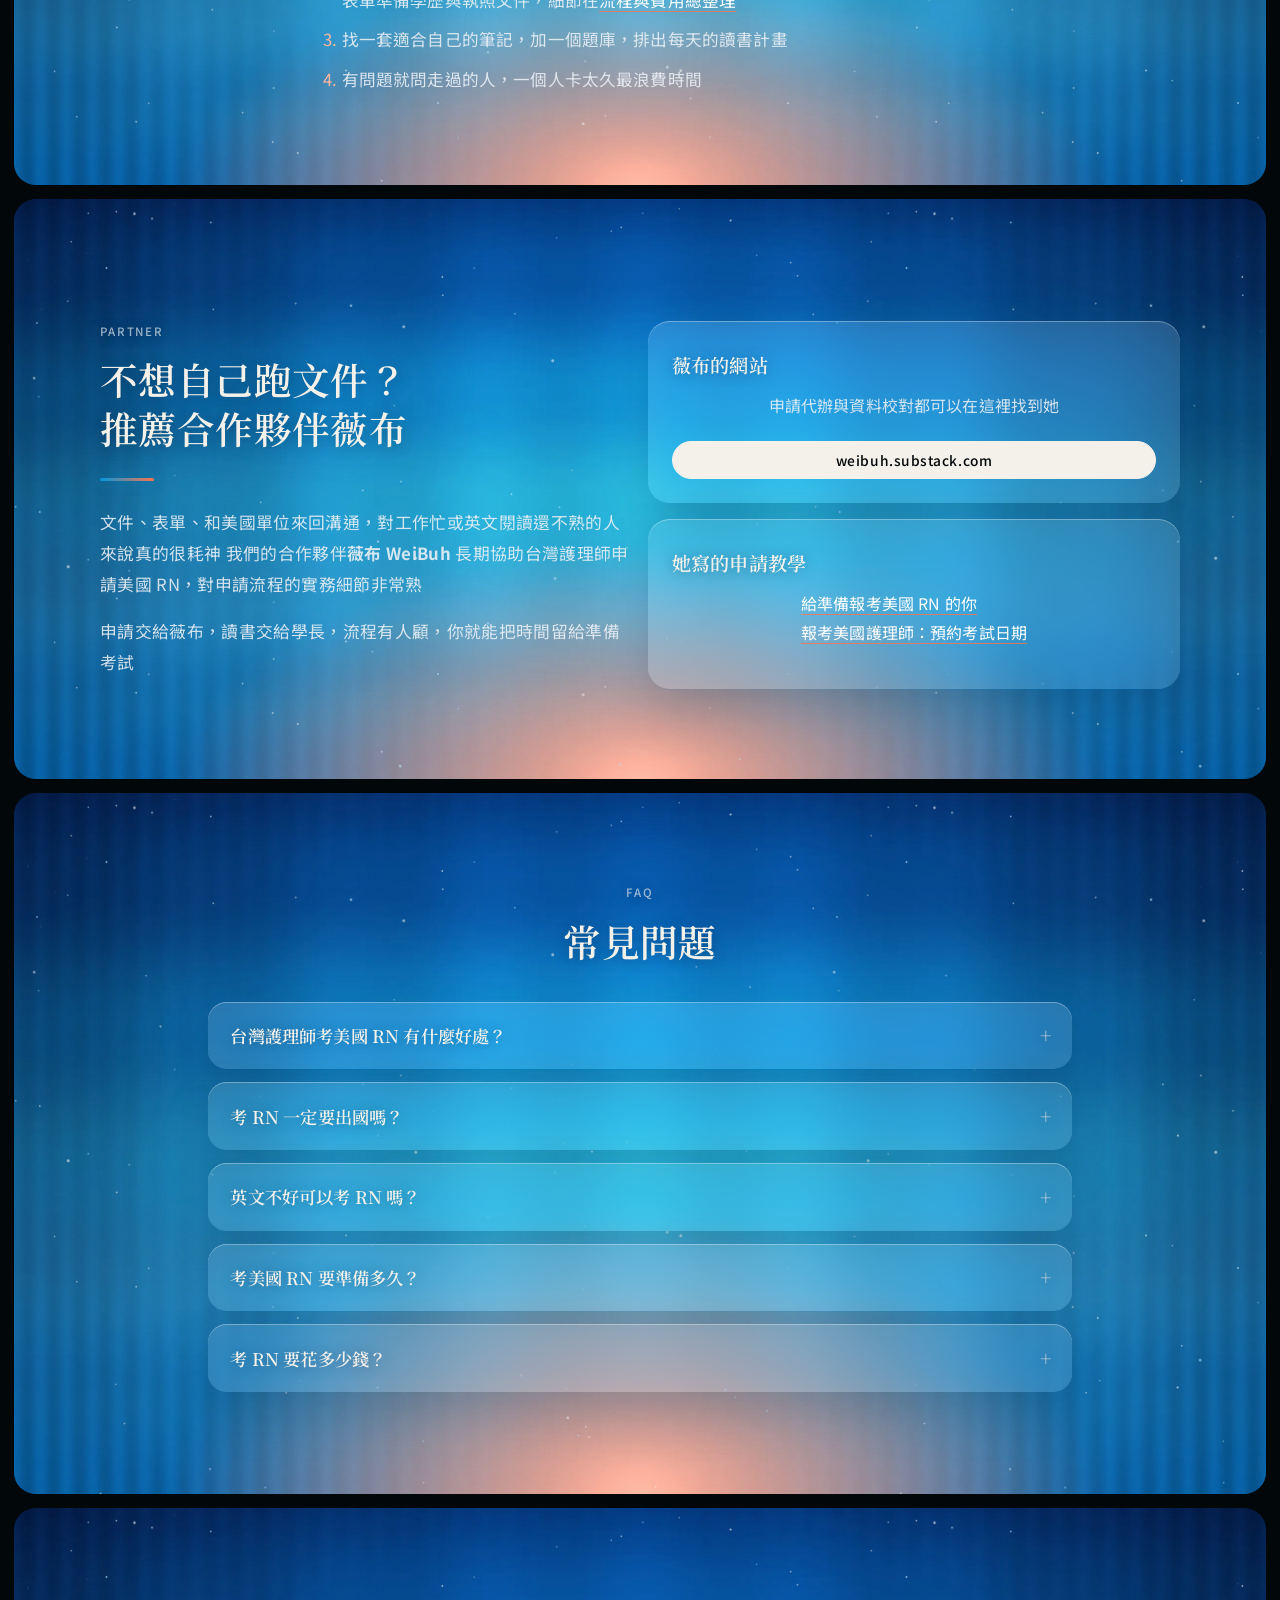
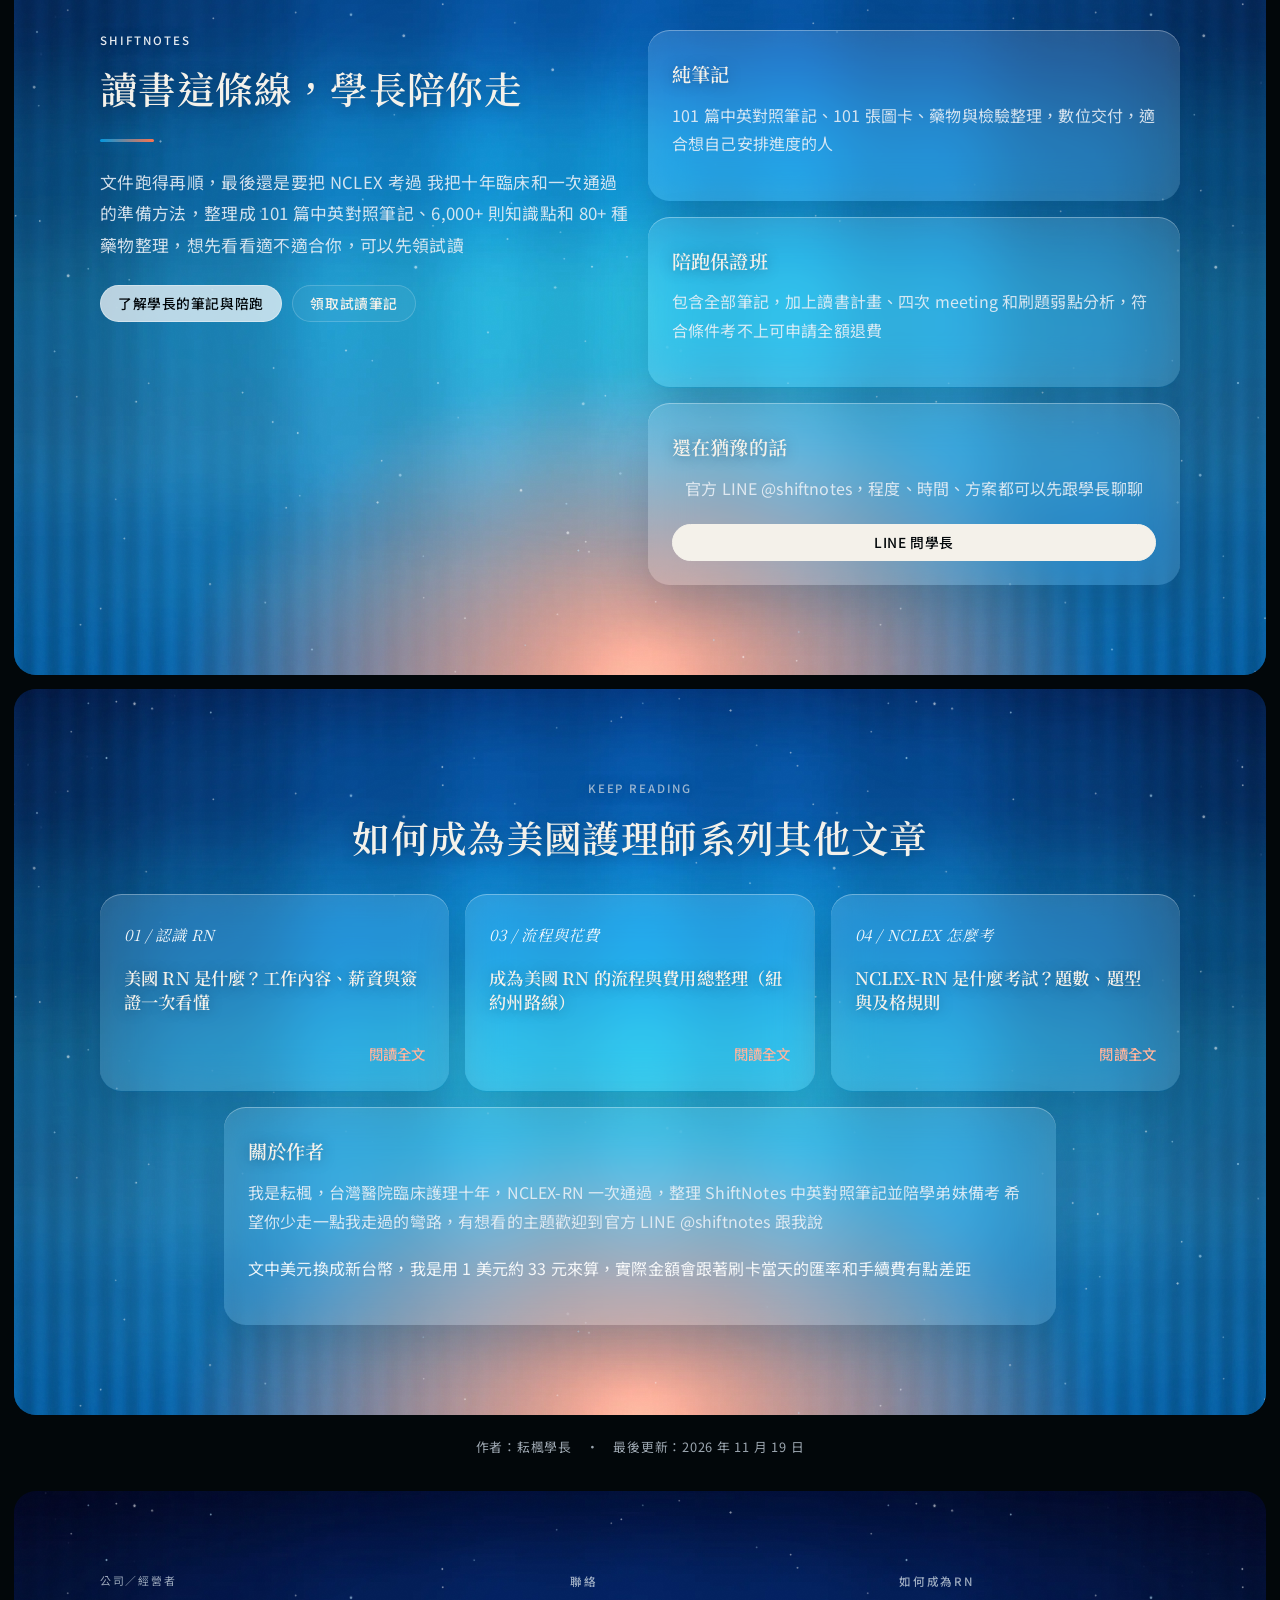
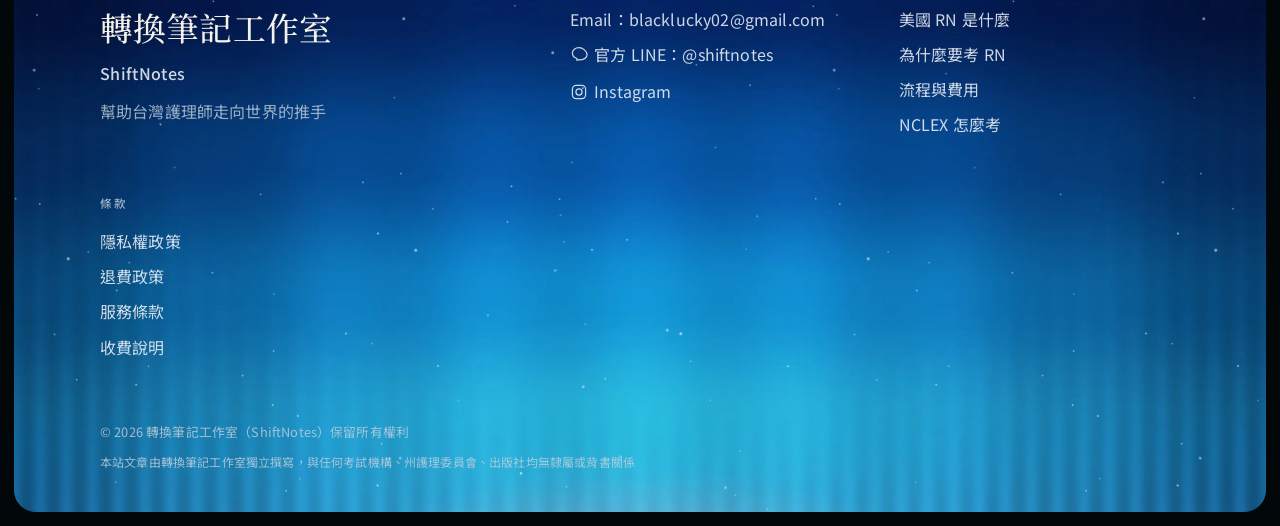
<file: articles/why-take-us-rn.html>
<!DOCTYPE html>
<html lang="zh-Hant-TW">
<head>
  <meta charset="utf-8">
  <meta name="viewport" content="width=device-width, initial-scale=1">
  <title>如何成為RN｜台灣護理師為什麼要考美國RN？職涯、薪資與移民路線（2026）</title>
  <meta name="description" content="台灣護理師考美國RN的好處與代價：職涯選擇、薪資、EB-3 移民路線、英文門檻、時間與花費，耘楓學長用十年臨床經驗陪你想清楚如何成為美國護理師">
  <meta name="robots" content="index,follow,max-image-preview:large">
  <meta name="author" content="耘楓學長">
  <link rel="canonical" href="https://shiftnotes.github.io/articles/why-take-us-rn.html">
  <link rel="alternate" hreflang="zh-Hant-TW" href="https://shiftnotes.github.io/articles/why-take-us-rn.html">
  <meta property="og:type" content="article">
  <meta property="og:locale" content="zh_TW">
  <meta property="og:site_name" content="耘楓學長 | shiftnotes">
  <meta property="og:title" content="如何成為RN｜台灣護理師為什麼要考美國RN？職涯、薪資與移民路線（2026）">
  <meta property="og:description" content="台灣護理師考美國RN的好處與代價：職涯選擇、薪資、EB-3 移民路線、英文門檻、時間與花費，耘楓學長用十年臨床經驗陪你想清楚如何成為美國護理師">
  <meta property="og:url" content="https://shiftnotes.github.io/articles/why-take-us-rn.html">
  <meta property="og:image" content="https://shiftnotes.github.io/assets/og-image.png">
  <meta property="article:modified_time" content="2026-11-19">
  <meta name="twitter:card" content="summary_large_image">
  <meta name="theme-color" content="#02070A">
  <link rel="icon" href="/favicon.ico" sizes="any">
  <link rel="icon" href="/favicon.svg" type="image/svg+xml">
  <link rel="icon" href="/assets/favicon-192.png" type="image/png" sizes="192x192">
  <link rel="apple-touch-icon" href="/assets/apple-touch-icon.png" sizes="180x180">
  <link rel="preconnect" href="https://fonts.googleapis.com">
  <link rel="preconnect" href="https://fonts.gstatic.com" crossorigin>
  <link href="https://fonts.googleapis.com/css2?family=Noto+Sans+TC:wght@400;500;700&family=Noto+Serif+TC:wght@600;700&display=swap" rel="stylesheet">
  <link rel="stylesheet" href="../css/styles.css?v=hero14">
  <link rel="stylesheet" href="../css/articles.css?v=a17">
  <script type="application/ld+json">{"@context": "https://schema.org", "@graph": [{"@type": "Organization", "@id": "https://shiftnotes.github.io/#organization", "name": "ShiftNotes", "alternateName": "轉換筆記工作室", "url": "https://shiftnotes.github.io/", "logo": "https://shiftnotes.github.io/assets/logo-512.png", "email": "blacklucky02@gmail.com", "sameAs": ["https://line.me/R/ti/p/@shiftnotes", "https://www.instagram.com/shiftnotes1991/"]}, {"@type": "Person", "@id": "https://shiftnotes.github.io/#person", "name": "耘楓學長", "jobTitle": "臨床護理師，NCLEX-RN 一次通過", "worksFor": {"@id": "https://shiftnotes.github.io/#organization"}, "sameAs": ["https://www.instagram.com/shiftnotes1991/"]}, {"@type": "Article", "@id": "https://shiftnotes.github.io/articles/why-take-us-rn.html#article", "headline": "如何成為RN｜台灣護理師為什麼要考美國RN？職涯、薪資與移民路線（2026）", "description": "台灣護理師考美國RN的好處與代價：職涯選擇、薪資、EB-3 移民路線、英文門檻、時間與花費，耘楓學長用十年臨床經驗陪你想清楚如何成為美國護理師", "inLanguage": "zh-Hant-TW", "datePublished": "2026-11-19", "dateModified": "2026-11-19", "author": {"@id": "https://shiftnotes.github.io/#person"}, "publisher": {"@id": "https://shiftnotes.github.io/#organization"}, "mainEntityOfPage": "https://shiftnotes.github.io/articles/why-take-us-rn.html", "image": "https://shiftnotes.github.io/assets/og-image.png", "isPartOf": {"@id": "https://shiftnotes.github.io/articles/#collection"}}, {"@type": "BreadcrumbList", "itemListElement": [{"@type": "ListItem", "position": 1, "name": "ShiftNotes", "item": "https://shiftnotes.github.io/"}, {"@type": "ListItem", "position": 2, "name": "如何成為RN", "item": "https://shiftnotes.github.io/articles/"}, {"@type": "ListItem", "position": 3, "name": "為什麼要考 RN", "item": "https://shiftnotes.github.io/articles/why-take-us-rn.html"}]}, {"@type": "FAQPage", "mainEntity": [{"@type": "Question", "name": "台灣護理師考美國 RN 有什麼好處？", "acceptedAnswer": {"@type": "Answer", "text": "最大的好處是多一個選擇：拿到國際看得懂的專業證明，有機會在美國以較高的薪資工作並走 EB-3 職業移民，也可以先考起來，等條件成熟再出國"}}, {"@type": "Question", "name": "考 RN 一定要出國嗎？", "acceptedAnswer": {"@type": "Answer", "text": "不用 很多人先在台灣把 RN 考起來，當作專業證明或未來的選項，出國時間之後再決定"}}, {"@type": "Question", "name": "英文不好可以考 RN 嗎？", "acceptedAnswer": {"@type": "Answer", "text": "可以 NCLEX 考的是醫護邏輯和臨床判斷，醫護英文和生活英文不同，用中英對照把核心觀念讀懂，再用題庫練習，英文會在過程中進步 但如果要去美國工作，還是需要通過英文檢定"}}, {"@type": "Question", "name": "考美國 RN 要準備多久？", "acceptedAnswer": {"@type": "Answer", "text": "依英文程度、臨床經驗和每天能讀的時間而定，多數人需要半年左右，在職的人可能更長 文件流程也要幾個月，我會讓它和讀書同時開始"}}, {"@type": "Question", "name": "考 RN 要花多少錢？", "acceptedAnswer": {"@type": "Answer", "text": "紐約州路線在台北考試，核心官方規費約 US$918（約新台幣 3 萬元），2027 年 2 月 1 日後報名約 US$1,068，教材、英文檢定和簽證費用另計"}}]}]}</script>
</head>
<body class="article-page">
  <header class="site-header">
    <a class="skip-link" href="#main">跳至主要內容</a>
    <div class="header-inner">
      <a class="logo" href="../index.html">
        <span class="logo-mark" aria-hidden="true"></span>
        <span class="logo-text">ShiftNotes</span>
      </a>
      <nav class="nav-desktop" aria-label="主要">
        <a href="../articles/index.html">如何成為RN</a>
        <a href="../articles/what-is-us-rn.html">認識 RN</a>
        <a href="../articles/nclex-rn-process-cost.html">流程與費用</a>
        <a href="../articles/what-is-nclex-rn.html">NCLEX 怎麼考</a>
        <a href="../index.html#plans">筆記方案</a>
      </nav>
      <div class="header-actions">
      <a class="btn btn-sm btn-ghost header-trial" href="https://drive.google.com/drive/folders/1croN3e0fPb0H_4UqSa8RR00lFnD3cMA1" target="_blank" rel="noopener">免費試讀</a>
      <a class="btn btn-sm btn-solid header-cta" href="https://line.me/R/ti/p/@shiftnotes" target="_blank" rel="noopener noreferrer">LINE 諮詢</a>
      </div>
      <button class="nav-toggle" type="button" aria-expanded="false" aria-controls="nav-mobile" aria-label="開啟選單">
        <span></span><span></span><span></span>
      </button>
    </div>
  </header>
  <div id="nav-mobile" class="nav-mobile" hidden>
    <nav aria-label="行動版選單">
      <a href="../articles/index.html">如何成為美國護理師</a>
      <a href="../articles/what-is-us-rn.html">美國 RN 是什麼</a>
      <a href="../articles/why-take-us-rn.html">為什麼要考 RN</a>
      <a href="../articles/nclex-rn-process-cost.html">流程與費用</a>
      <a href="../articles/what-is-nclex-rn.html">NCLEX 怎麼考</a>
      <a href="../index.html#plans">筆記方案</a>
      <a class="btn btn-invert" href="https://line.me/R/ti/p/@shiftnotes" target="_blank" rel="noopener noreferrer">LINE 官方帳號諮詢</a>
    </nav>
  </div>
  <main id="main">
    <section class="hero article-hero" aria-labelledby="page-title">
      <div class="hero-sky" aria-hidden="true">
        <div class="hero-glow"></div>
        <div class="hero-rays"></div>
        <div class="bubble-live">
          <span class="wubble" style="left:10%;top:62%;--s:1px;--t:11s;--d:0s"></span>
          <span class="wubble" style="left:16%;top:74%;--s:1px;--t:9s;--d:1.2s"></span>
          <span class="wubble" style="left:22%;top:58%;--s:1px;--t:13s;--d:0.4s"></span>
          <span class="wubble" style="left:28%;top:80%;--s:2px;--t:10s;--d:2s"></span>
          <span class="wubble" style="left:36%;top:68%;--s:1px;--t:8s;--d:0.8s"></span>
          <span class="wubble" style="left:44%;top:82%;--s:1px;--t:12s;--d:1.6s"></span>
          <span class="wubble" style="left:58%;top:76%;--s:1px;--t:9s;--d:0.2s"></span>
          <span class="wubble" style="left:66%;top:64%;--s:1px;--t:14s;--d:2.4s"></span>
          <span class="wubble" style="left:72%;top:78%;--s:1px;--t:10s;--d:0.6s"></span>
          <span class="wubble" style="left:80%;top:60%;--s:2px;--t:11s;--d:1.8s"></span>
          <span class="wubble" style="left:86%;top:72%;--s:1px;--t:8s;--d:0.3s"></span>
          <span class="wubble" style="left:92%;top:66%;--s:1px;--t:13s;--d:2.1s"></span>
          <span class="wubble" style="left:8%;top:84%;--s:1px;--t:12s;--d:1s"></span>
          <span class="wubble" style="left:50%;top:86%;--s:1px;--t:15s;--d:0.9s"></span>
        </div>
        <div class="hero-stars"></div>
        <div class="hero-noise"></div>
      </div>
      <div class="hero-inner article-hero-inner">
        <nav class="crumbs" aria-label="麵包屑"><ol><li><a href="../index.html">ShiftNotes</a></li><li><a href="index.html">如何成為RN</a></li><li aria-current="page">為什麼要考 RN</li></ol></nav>
        <span class="hero-kicker">如何成為美國護理師　·　第 2 篇　為什麼要考</span>
        <h1 id="page-title"><span class="h1-series">如何成為RN</span>台灣護理師為什麼想成為美國 RN？好處與代價都說清楚</h1>
        <p class="hero-sub article-lead">我在台灣臨床待了十年，看過太多優秀的同事因為環境和福利慢慢失去熱情 考美國 RN 不一定代表要出國，但它會讓你多一個選擇 好處和代價我都老實跟你說，你可以想想現在是不是適合開始</p>
      </div>
    </section>

    <section class="atm-midn section-soft section" id="summary" aria-labelledby="summary-title">
      <div class="section-sky" aria-hidden="true">
        <div class="section-glow"></div>
        <div class="section-rays"></div>
        <div class="section-noise"></div>
      </div>
      <div class="wrap">
        <div class="section-head">
          <span class="eyebrow">Overview</span>
          <h2 class="section-title" id="summary-title">先看重點</h2>
        </div>
        <div class="overview-grid">
          <div class="sell-item overview-card">
            <span class="feature-index">KEY POINTS</span>

        <ul>
          <li>考 RN 最大的價值是「選擇權」：執照可以先拿，要不要出國、什麼時候出國之後再決定</li>
          <li>美國 RN 年薪中位數 US$97,550（2025 年 5 月，美國勞工統計局），但生活費、稅和保險也高</li>
          <li>代價包括：準備時間通常半年以上、官方規費約新台幣 3 萬元起、工作簽證要英文檢定</li>
          <li>臨床經驗在 NCLEX 的臨床判斷題是優勢，英文不好可以用對的方法補</li>
        </ul>
                </div>
          <nav class="sell-item overview-card toc-card" aria-label="本文目錄">
            <span class="feature-index">CONTENTS</span>
            <ol><li><a href="#reasons">想成為美國 RN 的 6 個理由</a></li><li><a href="#cost">代價：時間、錢、英文</a></li><li><a href="#routes">考完之後的幾條路</a></li><li><a href="#fit">哪些人適合現在開始</a></li><li><a href="#start">我會怎麼開始第一步</a></li><li><a href="#faq">常見問題</a></li></ol>
          </nav>
        </div>
      </div>
    </section>

    <section class="atm-blue section-soft section" id="reasons" aria-labelledby="reasons-title">
      <div class="section-sky" aria-hidden="true">
        <div class="section-glow"></div>
        <div class="section-rays"></div>
        <div class="section-noise"></div>
      </div>
      <div class="wrap">
        <div class="section-head">
          <span class="eyebrow">Part 01</span>
          <h2 class="section-title" id="reasons-title">台灣護理師想成為美國 RN 的 6 個理由</h2>
        </div>
        <div class="article-prose">
      <h3>1. 多一張國際通用的專業證明</h3>
      <p>NCLEX-RN 是美國各州 RN 執照共同採用的考試，加拿大大部分省份和澳洲的護理執照也採用 NCLEX 考過之後，你的專業能力有一個國際看得懂的證明，不管之後在台灣轉職、進修或出國都有幫助</p>
      <h3>2. 薪資與待遇的差距</h3>
      <p>依美國勞工統計局，2025 年 5 月美國 RN 年薪中位數是 US$97,550 薪資高很吸引人，但也要一起算美國的房租、稅、醫療保險和生活成本，詳細可以看我寫的<a href="what-is-us-rn.html">美國 RN 是什麼</a></p>
      <h3>3. 職缺需求穩定</h3>
      <p>美國勞工統計局預估 2025 到 2035 年 RN 就業成長 6%，平均每年約 18 萬個職缺，很多來自退休和轉職的人力缺口</p>
      <h3>4. 有機會走職業移民</h3>
      <p>RN 屬於美國勞工部的 Schedule A 職業，雇主申請 EB-3 綠卡時不需要另做勞工市場測試，這是外籍護理師常見的移民路線 但仍要排簽證名額，時間依美國國務院 Visa Bulletin 而定</p>
      <h3>5. 執照可以先拿起來放</h3>
      <p>很多學長姐是先在台灣把 RN 考起來，等家庭、經濟、英文都準備好才出發 以紐約州為例，執照需要定期辦理登記才能執業，但考試不用因為晚幾年出國而重考，登記的細節可以看州政府公告</p>
      <h3>6. 重新找回對護理的熱情</h3>
      <p>準備 NCLEX 的過程會逼你用「病人安全、優先順序」的邏輯重新看臨床，很多學員跟我說，讀完之後在台灣上班的判斷也變清楚了 這是我自己最有感的一點</p>
        </div>
      </div>
    </section>

    <section class="atm-midn section-soft section" id="cost" aria-labelledby="cost-title">
      <div class="section-sky" aria-hidden="true">
        <div class="section-glow"></div>
        <div class="section-rays"></div>
        <div class="section-noise"></div>
      </div>
      <div class="wrap">
        <div class="section-head">
          <span class="eyebrow">Part 02</span>
          <h2 class="section-title" id="cost-title">要付出的代價：時間、錢、英文</h2>
        </div>
        <div class="article-prose">
      <div class="fee-table-wrap article-table"><table class="fee-table">
        <thead><tr><th>代價</th><th>實際狀況</th><th>怎麼降低</th></tr></thead>
        <tbody>
          <tr><td data-label="代價">時間</td><td data-label="實際狀況">文件流程常要幾個月，讀書多數人需要半年左右，在職的人更久</td><td data-label="怎麼降低">文件和讀書同時開始，訂每天固定的讀書時段</td></tr>
          <tr><td data-label="代價">官方規費</td><td data-label="實際狀況">紐約州路線核心規費約 US$918（約新台幣 3 萬元），2027/2/1 後報名約 US$1,068</td><td data-label="怎麼降低">提前規劃報名時間，避免重複報名和選錯州</td></tr>
          <tr><td data-label="代價">英文</td><td data-label="實際狀況">考試全英文；去美國工作要 IELTS 6.5 且口說 7 或同等成績</td><td data-label="怎麼降低">先用中英對照把醫護英文建立起來，再用題庫練閱讀速度</td></tr>
          <tr><td data-label="代價">學歷</td><td data-label="實際狀況">紐約州要求執照取得後 10 年內完成 BSN（有豁免條件）</td><td data-label="怎麼降低">五專、二技背景提早規劃進修</td></tr>
          <tr><td data-label="代價">心理壓力</td><td data-label="實際狀況">CAT 考試結束時很難判斷自己有沒有過，放榜前很煎熬</td><td data-label="怎麼降低">考前用模擬測驗確認穩定度再考</td></tr>
        </tbody>
      </table></div>
      <p>完整的費用明細都在<a href="nclex-rn-process-cost.html">成為 RN 的流程與費用總整理</a></p>
        </div>
      </div>
    </section>

    <section class="atm-blue section-soft section" id="routes" aria-labelledby="routes-title">
      <div class="section-sky" aria-hidden="true">
        <div class="section-glow"></div>
        <div class="section-rays"></div>
        <div class="section-noise"></div>
      </div>
      <div class="wrap">
        <div class="section-head">
          <span class="eyebrow">Part 03</span>
          <h2 class="section-title" id="routes-title">考完之後的幾條路</h2>
        </div>
        <div class="article-prose">
      <ul>
        <li><strong>留在台灣</strong>：把 RN 當作專業證明，申請外商、國際醫療、教學或進修時加分</li>
        <li><strong>去美國工作</strong>：考英文、辦 VisaScreen、找願意擔保的雇主</li>
        <li><strong>先去其他國家</strong>：有些學長姐先到加拿大執業累積經驗，再規劃美國，各國要求不同要另外查</li>
        <li><strong>繼續進修</strong>：在美國念 BSN、碩士或進階護理</li>
      </ul>
        </div>
      </div>
    </section>

    <section class="atm-midn section-soft section" id="fit" aria-labelledby="fit-title">
      <div class="section-sky" aria-hidden="true">
        <div class="section-glow"></div>
        <div class="section-rays"></div>
        <div class="section-noise"></div>
      </div>
      <div class="wrap">
        <div class="section-head">
          <span class="eyebrow">Part 04</span>
          <h2 class="section-title" id="fit-title">哪些人適合現在開始？</h2>
        </div>
        <div class="article-prose">
      <ul>
        <li>對出國工作或國際職涯有興趣，但還不確定時程的人：先考起來最划算</li>
        <li>有臨床經驗、但覺得英文是最大障礙的人：方法比單字量重要</li>
        <li>剛畢業、時間比較多的人：趁記憶還新、沒有家庭負擔時準備</li>
      </ul>
      <p>如果你只是想「看看而已」，可以先讀我寫的<a href="what-is-nclex-rn.html">NCLEX-RN 怎麼考</a>，了解考試型態再決定</p>
        </div>
      </div>
    </section>

    <section class="atm-blue section-soft section" id="start" aria-labelledby="start-title">
      <div class="section-sky" aria-hidden="true">
        <div class="section-glow"></div>
        <div class="section-rays"></div>
        <div class="section-noise"></div>
      </div>
      <div class="wrap">
        <div class="section-head">
          <span class="eyebrow">Part 05</span>
          <h2 class="section-title" id="start-title">我會怎麼開始第一步</h2>
        </div>
        <div class="article-prose">
      <p>很多人以為要先存一筆代辦費才能開始，其實整個申請可以自己來，而且跑完一輪你會更懂美國的制度 我自己的建議順序是：</p>
      <ol>
        <li>決定要申請的州，台灣考生多數選紐約州</li>
        <li>確認英文名字拼法和護照一致（連字號、空格都要一樣），建 TruMerit 帳號後再依表單準備學歷與執照文件，細節在<a href="nclex-rn-process-cost.html">流程與費用總整理</a></li>
        <li>找一套適合自己的筆記，加一個題庫，排出每天的讀書計畫</li>
        <li>有問題就問走過的人，一個人卡太久最浪費時間</li>
      </ol>
        </div>
      </div>
    </section>

    <section class="atm-midn section" id="partner" aria-labelledby="partner-title">
      <div class="section-sky" aria-hidden="true">
        <div class="section-glow"></div>
        <div class="section-rays"></div>
        <div class="section-noise"></div>
      </div>
      <div class="wrap">
        <div class="contact-grid">
          <div>
            <span class="eyebrow">Partner</span>
            <h2 class="section-title" id="partner-title">不想自己跑文件？<br>推薦合作夥伴薇布</h2>
            <span class="rule"></span>
            <p class="lede">文件、表單、和美國單位來回溝通，對工作忙或英文閱讀還不熟的人來說真的很耗神 我們的合作夥伴<strong>薇布 WeiBuh</strong> 長期協助台灣護理師申請美國 RN，對申請流程的實務細節非常熟</p>
            <p class="lede">申請交給薇布，讀書交給學長，流程有人顧，你就能把時間留給準備考試</p>
          </div>
          <div>
            <div class="contact-card">
              <h3>薇布的網站</h3>
              <p>申請代辦與資料校對都可以在這裡找到她</p>
              <a class="btn btn-invert btn-block" href="https://weibuh.substack.com" target="_blank" rel="noopener">weibuh.substack.com</a>
            </div>
            <div class="contact-card">
              <h3>她寫的申請教學</h3>
              <p><a href="https://weibuh.substack.com/p/rn" target="_blank" rel="noopener">給準備報考美國 RN 的你</a><br><a href="https://weibuh.substack.com/p/passrn" target="_blank" rel="noopener">報考美國護理師：預約考試日期</a></p>
            </div>
          </div>
        </div>
      </div>
    </section>

    <section class="atm-midn section-soft section" id="faq" aria-labelledby="faq-title">
      <div class="section-sky" aria-hidden="true">
        <div class="section-glow"></div>
        <div class="section-rays"></div>
        <div class="section-noise"></div>
      </div>
      <div class="wrap">
        <div class="section-head">
          <span class="eyebrow">FAQ</span>
          <h2 class="section-title" id="faq-title">常見問題</h2>
        </div>
        <div class="faq-list">
          <details>
            <summary>台灣護理師考美國 RN 有什麼好處？</summary>
            <div class="faq-a">最大的好處是多一個選擇：拿到國際看得懂的專業證明，有機會在美國以較高的薪資工作並走 EB-3 職業移民，也可以先考起來，等條件成熟再出國</div>
          </details>
          <details>
            <summary>考 RN 一定要出國嗎？</summary>
            <div class="faq-a">不用 很多人先在台灣把 RN 考起來，當作專業證明或未來的選項，出國時間之後再決定</div>
          </details>
          <details>
            <summary>英文不好可以考 RN 嗎？</summary>
            <div class="faq-a">可以 NCLEX 考的是醫護邏輯和臨床判斷，醫護英文和生活英文不同，用中英對照把核心觀念讀懂，再用題庫練習，英文會在過程中進步 但如果要去美國工作，還是需要通過英文檢定</div>
          </details>
          <details>
            <summary>考美國 RN 要準備多久？</summary>
            <div class="faq-a">依英文程度、臨床經驗和每天能讀的時間而定，多數人需要半年左右，在職的人可能更長 文件流程也要幾個月，我會讓它和讀書同時開始</div>
          </details>
          <details>
            <summary>考 RN 要花多少錢？</summary>
            <div class="faq-a">紐約州路線在台北考試，核心官方規費約 US$918（約新台幣 3 萬元），2027 年 2 月 1 日後報名約 US$1,068，教材、英文檢定和簽證費用另計</div>
          </details>
        </div>
      </div>
    </section>

    <section class="atm-warm section-ink section" id="plans-cta" aria-labelledby="cta-title">
      <div class="section-sky" aria-hidden="true">
        <div class="section-glow"></div>
        <div class="section-rays"></div>
        <div class="section-noise"></div>
      </div>
      <div class="wrap">
        <div class="contact-grid">
          <div>
            <span class="eyebrow">ShiftNotes</span>
            <h2 class="section-title" id="cta-title">讀書這條線，學長陪你走</h2>
            <span class="rule"></span>
            <p class="lede">文件跑得再順，最後還是要把 NCLEX 考過 我把十年臨床和一次通過的準備方法，整理成 101 篇中英對照筆記、6,000+ 則知識點和 80+ 種藥物整理，想先看看適不適合你，可以先領試讀</p>
            <div class="hero-actions" style="margin-top:1.5rem;">
              <a class="btn btn-ink" href="https://shiftnotes.github.io/#plans">了解學長的筆記與陪跑</a>
              <a class="btn btn-ghost" href="https://drive.google.com/drive/folders/1croN3e0fPb0H_4UqSa8RR00lFnD3cMA1" target="_blank" rel="noopener">領取試讀筆記</a>
            </div>
          </div>
          <div>
            <div class="contact-card">
              <h3>純筆記</h3>
              <p>101 篇中英對照筆記、101 張圖卡、藥物與檢驗整理，數位交付，適合想自己安排進度的人</p>
            </div>
            <div class="contact-card">
              <h3>陪跑保證班</h3>
              <p>包含全部筆記，加上讀書計畫、四次 meeting 和刷題弱點分析，符合條件考不上可申請全額退費</p>
            </div>
            <div class="contact-card">
              <h3>還在猶豫的話</h3>
              <p>官方 LINE @shiftnotes，程度、時間、方案都可以先跟學長聊聊</p>
              <a class="btn btn-invert btn-block" href="https://line.me/R/ti/p/@shiftnotes" target="_blank" rel="noopener noreferrer">LINE 問學長</a>
            </div>
          </div>
        </div>
      </div>
    </section>

    <section class="atm-midn section" id="related" aria-labelledby="related-title">
      <div class="section-sky" aria-hidden="true">
        <div class="section-glow"></div>
        <div class="section-rays"></div>
        <div class="section-noise"></div>
      </div>
      <div class="wrap">
        <div class="section-head">
          <span class="eyebrow">Keep reading</span>
          <h2 class="section-title" id="related-title">如何成為美國護理師系列其他文章</h2>
        </div>
        <div class="sell-grid related-grid">
          <a class="sell-item related-card" href="what-is-us-rn.html"><span class="feature-index">01  /  認識 RN</span><h3>美國 RN 是什麼？工作內容、薪資與簽證一次看懂</h3><span class="card-more">閱讀全文</span></a>
          <a class="sell-item related-card" href="nclex-rn-process-cost.html"><span class="feature-index">03  /  流程與花費</span><h3>成為美國 RN 的流程與費用總整理（紐約州路線）</h3><span class="card-more">閱讀全文</span></a>
          <a class="sell-item related-card" href="what-is-nclex-rn.html"><span class="feature-index">04  /  NCLEX 怎麼考</span><h3>NCLEX-RN 是什麼考試？題數、題型與及格規則</h3><span class="card-more">閱讀全文</span></a>
        </div>
        <div class="article-meta-grid">
          <div class="contact-card">
            <h3>關於作者</h3>
            <p>我是耘楓，台灣醫院臨床護理十年，NCLEX-RN 一次通過，整理 ShiftNotes 中英對照筆記並陪學弟妹備考 希望你少走一點我走過的彎路，有想看的主題歡迎到官方 LINE @shiftnotes 跟我說</p>
            <p class="muted">文中美元換成新台幣，我是用 1 美元約 33 元來算，實際金額會跟著刷卡當天的匯率和手續費有點差距</p>
          </div>
        </div>
      </div>
    </section>

    <div class="article-byline"><div class="wrap"><p>作者：耘楓學長　·　最後更新：2026 年 11 月 19 日</p></div></div>

  </main>

  <footer class="site-footer">
    <div class="section-sky footer-sky" aria-hidden="true">
      <div class="section-glow"></div>
      <div class="section-rays"></div>
      <div class="section-noise"></div>
    </div>
    <div class="wrap">
      <div class="footer-top">
        <div class="footer-identity">
          <p class="footer-kicker">公司／經營者</p>
          <p class="footer-company">轉換筆記工作室</p>
          <p class="footer-brand">ShiftNotes</p>
          <p class="muted footer-tag">幫助台灣護理師走向世界的推手</p>
        </div>
        <div class="footer-col">
          <h2>聯絡</h2>
          <ul>
            <li>Email：<a href="mailto:blacklucky02@gmail.com">blacklucky02@gmail.com</a></li>
            <li><a class="social-inline" href="https://line.me/R/ti/p/@shiftnotes" target="_blank" rel="noopener noreferrer" aria-label="官方 LINE"><svg class="icon-line" viewBox="0 0 24 24" width="18" height="18" aria-hidden="true" focusable="false"><path fill="none" stroke="currentColor" stroke-width="1.6" stroke-linejoin="round" stroke-linecap="round" d="M12 3.5c-4.85 0-8.8 3.25-8.8 7.25 0 3.2 2.25 5.95 5.5 6.9.25.07.52.22.6.48.07.22.05.52-.02.78l-.18 1.05c-.07.4.2.57.54.4l1.62-.8c.2-.1.38-.14.58-.1.7.18 1.42.29 2.16.29 4.85 0 8.8-3.25 8.8-7.25S16.85 3.5 12 3.5z"/></svg><span>官方 LINE：@shiftnotes</span></a></li>
            <li><a class="social-inline" href="https://www.instagram.com/shiftnotes1991/" target="_blank" rel="noopener" aria-label="Instagram"><svg class="icon-ig" viewBox="0 0 24 24" width="18" height="18" aria-hidden="true" focusable="false"><rect x="3.2" y="3.2" width="17.6" height="17.6" rx="5" fill="none" stroke="currentColor" stroke-width="1.6"/><circle cx="12" cy="12" r="4.1" fill="none" stroke="currentColor" stroke-width="1.6"/><circle cx="17.15" cy="6.85" r="1.05" fill="currentColor"/></svg><span>Instagram</span></a></li>
          </ul>
        </div>
        <div class="footer-col">
          <h2>如何成為RN</h2>
          <ul>
            <li><a href="../articles/what-is-us-rn.html">美國 RN 是什麼</a></li>
            <li><a href="../articles/why-take-us-rn.html">為什麼要考 RN</a></li>
            <li><a href="../articles/nclex-rn-process-cost.html">流程與費用</a></li>
            <li><a href="../articles/what-is-nclex-rn.html">NCLEX 怎麼考</a></li>
          </ul>
        </div>
        <div class="footer-col">
          <h2>條款</h2>
          <ul>
            <li><a href="../privacy.html">隱私權政策</a></li>
            <li><a href="../refund.html">退費政策</a></li>
            <li><a href="../terms.html">服務條款</a></li>
            <li><a href="../index.html#fees">收費說明</a></li>
          </ul>
        </div>
      </div>
      <div class="footer-bottom">
        <div>
          <p class="copyright">© <span class="js-year">2026</span> 轉換筆記工作室（ShiftNotes）保留所有權利</p>
          <p class="site-disclaimer">本站文章由轉換筆記工作室獨立撰寫，與任何考試機構、州護理委員會、出版社均無隸屬或背書關係</p>
        </div>
      </div>
    </div>
  </footer>

  <script src="../js/main.js?v=disc1"></script>
</body>
</html>
</file>
<file: css/styles.css>
/* ShiftNotes — Flux-inspired dark cinematic sales page
   Midnight #02070A, Electric Blue #0297DE, Cantaloupe #FC734D */

:root {
  --bg: #02070A;
  --bg-soft: #07131F;
  --bg-ink: #010508;
  --bg-card: rgba(8, 18, 36, 0.48);
  --bg-card-hover: rgba(12, 26, 48, 0.58);
  --ink: #F4F1EA;
  --ink-soft: rgba(236, 240, 246, 0.88);
  --ink-mute: rgba(198, 210, 222, 0.78);
  --line: rgba(255, 255, 255, 0.13);
  --line-strong: rgba(255, 255, 255, 0.20);
  --focus: #F4F1EA;
  --blue: #0297DE;
  --orange: #FC734D;
  --cream: #F4F1EA;
  --header-h: 5.5rem;
  --font-sans: "Noto Sans TC", "Inter", "PingFang TC", "Microsoft JhengHei", sans-serif;
  --font-serif: "Noto Serif TC", "Songti TC", serif;
  --font-display: "Cormorant Garamond", "Noto Serif TC", serif;
  --space: clamp(1.15rem, 4vw, 2.25rem);
  --wide: 72rem;
  --narrow: 40rem;
  --radius: 1.35rem;
  --radius-sm: 1rem;
  --pill: 999px;
  --ease: cubic-bezier(0.22, 1, 0.36, 1);
  --glass: rgba(8, 14, 24, 0.48);
  --glass-border: rgba(255, 255, 255, 0.13);
}

*,
*::before,
*::after { box-sizing: border-box; }

html {
  scroll-behavior: smooth;
  scroll-padding-top: calc(var(--header-h) + 0.5rem);
  overflow-x: clip;
  background: var(--bg);
}

html:focus-within { scroll-behavior: smooth; }

@media (prefers-reduced-motion: reduce) {
  html { scroll-behavior: auto; }
  *,
  *::before,
  *::after {
    animation-duration: 0.01ms !important;
    animation-iteration-count: 1 !important;
    transition-duration: 0.01ms !important;
    scroll-behavior: auto !important;
  }
}

body {
  margin: 0;
  color: var(--ink);
  background: var(--bg);
  font-family: var(--font-sans);
  font-weight: 400;
  font-size: 1rem;
  line-height: 1.8;
  letter-spacing: 0.01em;
  font-kerning: normal;
  font-feature-settings: "kern" 1, "liga" 1;
  text-rendering: optimizeLegibility;
  text-rendering: optimizeLegibility;
  -webkit-font-smoothing: antialiased;
  -moz-osx-font-smoothing: grayscale;
  overflow-x: clip;
}

img { max-width: 100%; height: auto; display: block; }
a { color: inherit; }
button, input { font: inherit; color: inherit; }

:focus-visible {
  outline: 2px solid var(--focus);
  outline-offset: 3px;
}

::selection {
  background: var(--blue);
  color: #fff;
}

.skip-link {
  position: absolute;
  width: 1px;
  height: 1px;
  padding: 0;
  margin: -1px;
  overflow: hidden;
  clip: rect(0, 0, 0, 0);
  clip-path: inset(50%);
  white-space: nowrap;
  border: 0;
}
.skip-link:focus,
.skip-link:focus-visible {
  position: fixed;
  top: 0.75rem;
  left: 1rem;
  z-index: 10000;
  width: auto;
  height: auto;
  margin: 0;
  clip: auto;
  clip-path: none;
  overflow: visible;
  padding: 0.5rem 0.9rem;
  background: var(--ink);
  color: var(--bg);
  text-decoration: none;
  font-size: 0.875rem;
  border-radius: var(--pill);
}

.ph {
  display: inline;
  padding: 0 0.2em;
  border-bottom: 1px dashed var(--ink-mute);
  background: rgba(255, 255, 255, 0.06);
  font-variant-numeric: tabular-nums;
  white-space: nowrap;
}

.visually-hidden {
  position: absolute !important;
  width: 1px; height: 1px;
  padding: 0; margin: -1px;
  overflow: hidden;
  clip: rect(0, 0, 0, 0);
  white-space: nowrap;
  border: 0;
}

/* Hide leftover geometric decorations */
.geo-layer,
.hero-bg-num { display: none !important; }

/* ---------- Header: floating glass pill ---------- */
.site-header {
  position: fixed;
  top: 0;
  left: 0;
  right: 0;
  z-index: 100;
  height: auto;
  background: transparent;
  border: 0;
  pointer-events: none;
}
.site-header.is-scrolled { background: transparent; }

.header-inner {
  pointer-events: auto;
  display: flex;
  align-items: center;
  gap: 0.75rem;
  width: min(70rem, calc(100% - 1.5rem));
  margin: 0.95rem auto 0;
  min-height: 3.35rem;
  padding: 0.3rem 0.4rem 0.3rem 1.05rem;
  border-radius: var(--pill);
  background: rgba(6, 10, 18, 0.42);
  backdrop-filter: saturate(1.25) blur(22px);
  -webkit-backdrop-filter: saturate(1.25) blur(22px);
  border: 1px solid var(--glass-border);
  box-shadow: 0 10px 40px rgba(0, 0, 0, 0.28);
  transition: background 0.35s var(--ease), border-color 0.35s var(--ease);
}
.site-header.is-scrolled .header-inner {
  background: rgba(6, 10, 18, 0.78);
  border-color: rgba(255, 255, 255, 0.16);
}

.logo {
  display: inline-flex;
  align-items: center;
  gap: 0.55rem;
  text-decoration: none;
  flex-shrink: 0;
  color: var(--cream);
}
.logo-mark {
  width: 1.625rem;
  height: 1.625rem;
  border-radius: 0.28rem;
  overflow: hidden;
  background: url("../assets/logo-mark.svg") center / contain no-repeat;
  border: 1px solid rgba(255, 255, 255, 0.10);
  box-sizing: border-box;
  flex-shrink: 0;
}
.logo-mark::after {
  content: none;
}
.logo-text {
  font-family: var(--font-sans);
  font-weight: 500;
  font-size: 0.95rem;
  letter-spacing: 0.04em;
  color: var(--cream);
}

.nav-desktop { display: none; }
.nav-desktop a {
  color: rgba(244, 241, 234, 0.72);
  text-decoration: none;
  font-size: 0.78rem;
  font-weight: 400;
  letter-spacing: 0.04em;
  padding: 0.2rem 0;
  white-space: nowrap;
  transition: color 0.2s var(--ease);
}
.nav-desktop a:hover,
.nav-desktop a:focus-visible { color: var(--cream); }
.nav-desktop a::after { content: none; }

.header-actions {
  display: none;
  align-items: center;
  gap: 0.4rem;
  margin-left: auto;
}

.nav-toggle {
  margin-left: auto;
  width: 2.5rem;
  height: 2.5rem;
  border: 0;
  background: transparent;
  border-radius: var(--pill);
  display: inline-flex;
  flex-direction: column;
  align-items: center;
  justify-content: center;
  gap: 5px;
  cursor: pointer;
  padding: 0;
}
.nav-toggle span {
  display: block;
  width: 1.05rem;
  height: 1.5px;
  background: var(--cream);
  border-radius: 2px;
  transition: transform 0.25s var(--ease), opacity 0.2s;
}
.nav-toggle[aria-expanded="true"] span:nth-child(1) { transform: translateY(6.5px) rotate(45deg); }
.nav-toggle[aria-expanded="true"] span:nth-child(2) { opacity: 0; }
.nav-toggle[aria-expanded="true"] span:nth-child(3) { transform: translateY(-6.5px) rotate(-45deg); }

@media (min-width: 1080px) {
  .nav-desktop {
    display: flex;
    align-items: center;
    justify-content: center;
    gap: 1.05rem;
    flex: 1;
  }
  .header-actions { display: flex; }
  .nav-toggle { display: none; }
  .header-inner { padding-right: 0.35rem; }
}

@media (min-width: 960px) and (max-width: 1079px) {
  .header-actions { display: flex; }
  .nav-toggle { display: none; }
  .nav-desktop {
    display: flex;
    align-items: center;
    justify-content: center;
    gap: 0.7rem;
    flex: 1;
  }
  .nav-desktop a { font-size: 0.72rem; }
}

.nav-mobile {
  display: none;
  position: fixed;
  inset: 0;
  z-index: 90;
  padding: 5.5rem 1.1rem 2rem;
  background: rgba(2, 7, 10, 0.86);
  backdrop-filter: blur(22px);
  -webkit-backdrop-filter: blur(22px);
  overflow: auto;
}
.nav-mobile.is-open { display: block; }
.nav-mobile nav {
  display: flex;
  flex-direction: column;
  gap: 0.15rem;
  max-width: 28rem;
  margin: 0 auto;
}
.nav-mobile a {
  display: block;
  padding: 0.85rem 0.4rem;
  text-decoration: none;
  color: var(--cream);
  border-bottom: 1px solid var(--line);
  font-size: 1.05rem;
}
.nav-mobile .btn {
  margin-top: 1.75rem;
  width: 100%;
  justify-content: center;
  border-bottom: 0;
}

/* ---------- Buttons ---------- */
.btn {
  display: inline-flex;
  align-items: center;
  justify-content: center;
  gap: 0.45rem;
  padding: 0.68em 1.25em;
  border-radius: var(--pill);
  border: 1px solid transparent;
  text-decoration: none;
  font-size: 0.86rem;
  font-weight: 500;
  letter-spacing: 0.04em;
  line-height: 1.2;
  cursor: pointer;
  transition: background 0.22s var(--ease), color 0.22s var(--ease), border-color 0.22s var(--ease), transform 0.22s var(--ease);
  white-space: nowrap;
}
.btn-solid,
.btn-invert {
  background: var(--cream);
  color: #02070A;
  border-color: var(--cream);
}
.btn-solid:hover,
.btn-solid:focus-visible,
.btn-invert:hover,
.btn-invert:focus-visible {
  background: #fff;
  color: #02070A;
  transform: translateY(-1px);
}
.btn-ghost {
  background: rgba(255, 255, 255, 0.05);
  color: var(--cream);
  border-color: rgba(255, 255, 255, 0.18);
  backdrop-filter: blur(8px);
  -webkit-backdrop-filter: blur(8px);
}
.btn-ghost:hover,
.btn-ghost:focus-visible {
  background: rgba(255, 255, 255, 0.12);
  border-color: rgba(255, 255, 255, 0.32);
  color: #fff;
}
.btn-ink {
  background: rgba(255, 255, 255, 0.7);
  color: #02070A;
  border-color: rgba(255, 255, 255, 0.35);
  text-decoration: none;
  backdrop-filter: blur(10px);
  -webkit-backdrop-filter: blur(10px);
}
.btn-ink:hover,
.btn-ink:focus {
  background: rgba(255, 255, 255, 0.88);
  color: #02070A;
  border-color: rgba(255, 255, 255, 0.55);
  text-decoration: none;
  transform: translateY(-1px);
}
.btn-ink:focus-visible {
  background: rgba(255, 255, 255, 0.88);
  color: #02070A;
  border-color: rgba(255, 255, 255, 0.55);
  text-decoration: none;
  transform: translateY(-1px);
  outline: none;
  box-shadow: 0 0 0 2px #fff, 0 0 0 4px #02070A;
}
.btn-sm {
  padding: 0.52em 1em;
  font-size: 0.78rem;
}
.btn-block { width: 100%; }
.header-cta { padding: 0.55em 1.05em; }

.hero .btn-solid,
.hero .btn-invert {
  background: var(--cream);
  color: #02070A;
  border-color: var(--cream);
}
.hero .btn-solid:hover,
.hero .btn-solid:focus-visible,
.hero .btn-invert:hover,
.hero .btn-invert:focus-visible {
  background: #fff;
  color: #02070A;
  border-color: #fff;
}
.hero .btn-ghost {
  background: rgba(255, 255, 255, 0.08);
  color: #fff;
  border-color: rgba(255, 255, 255, 0.28);
  backdrop-filter: saturate(1.15) blur(10px);
  -webkit-backdrop-filter: saturate(1.15) blur(10px);
}
.hero .btn-ghost:hover,
.hero .btn-ghost:focus-visible {
  background: rgba(255, 255, 255, 0.16);
  border-color: rgba(255, 255, 255, 0.42);
  color: #fff;
}

/* ---------- Layout ---------- */
.wrap {
  max-width: var(--wide);
  margin: 0 auto;
  padding: 0 var(--space);
}
.section {
  position: relative;
  padding: clamp(4.25rem, 9vw, 7.5rem) 0;
  overflow-x: clip;
}
.section-soft { background: transparent; }
.section-ink {
  background: transparent;
  color: var(--ink);
}
.section-ink .muted,
.section-ink .eyebrow { color: var(--ink-mute); }
.section-ink .rule { background: var(--line-strong); }

.eyebrow {
  display: block;
  margin: 0 0 0.85rem;
  font-size: 0.72rem;
  letter-spacing: 0.16em;
  text-transform: uppercase;
  color: var(--ink-mute);
  font-weight: 500;
}
.section-title {
  margin: 0 0 1rem;
  font-family: var(--font-serif);
  font-weight: 600;
  font-size: clamp(1.85rem, 4vw, 2.75rem);
  line-height: 1.3;
  letter-spacing: 0.01em;
  color: var(--cream);
}
.lede {
  margin: 0;
  max-width: 36rem;
  color: var(--ink-soft);
  font-size: 1.05rem;
  font-weight: 400;
  line-height: 1.85;
  letter-spacing: 0.02em;
  text-wrap: pretty;
}
.muted { color: var(--ink-mute); }
.center { text-align: center; }
.center .lede { margin-inline: auto; }

/* Centered heads, left-aligned body measure */
.section-head {
  text-align: center;
  max-width: 48rem;
  margin: 0 auto 2.5rem;
}
.section-head .section-title {
  margin-bottom: 1rem;
  text-wrap: pretty;
}
.section-head .lede {
  margin: 0 auto;
  max-width: 36rem;
  width: 100%;
  text-align: left;
}
.section-subtitle {
  margin: 3.25rem 0 0.65rem;
  font-family: var(--font-serif);
  font-weight: 600;
  font-size: clamp(1.35rem, 2.6vw, 1.75rem);
  line-height: 1.35;
  letter-spacing: 0.01em;
  color: var(--cream);
  text-align: left;
}
.lede-inline {
  margin: 0 0 0.25rem;
  text-align: left;
}
.rule {
  display: block;
  width: 3.4rem;
  height: 3px;
  border-radius: 99px;
  background: linear-gradient(90deg, var(--blue), var(--orange));
  box-shadow: 0 0 14px rgba(2, 151, 222, 0.45);
  margin: 1.6rem 0;
  border: 0;
}
.rule.center-rule { margin-inline: auto; }
.rule::before { content: none !important; }

/* ---------- Hero ---------- */
.hero {
  position: relative;
  min-height: 100svh;
  display: flex;
  flex-direction: column;
  align-items: center;
  justify-content: center;
  padding: 6.5rem 1.25rem 6rem;
  overflow: hidden;
  text-align: center;
}
.hero::after {
  content: "";
  position: absolute;
  left: 0;
  right: 0;
  bottom: -1px;
  height: 16%;
  background: linear-gradient(180deg, rgba(2, 7, 10, 0) 0%, rgba(2, 7, 10, 0.22) 50%, rgba(2, 7, 10, 0.48) 78%, var(--bg) 100%);
  z-index: 1;
  pointer-events: none;
}
.hero-sky {
  position: absolute;
  inset: 0;
  z-index: 0;
  pointer-events: none;
  overflow: hidden;
  background: #02070A;
}
.hero-glow {
  position: absolute;
  inset: 0;
  background: url("../assets/hero-glow-optimized.jpg") center / 100% 100% no-repeat;
  background-image: -webkit-image-set(
    url("../assets/hero-glow.webp") type("image/webp"),
    url("../assets/hero-glow-optimized.jpg") type("image/jpeg")
  );
  background-image: image-set(
    url("../assets/hero-glow.webp") type("image/webp"),
    url("../assets/hero-glow-optimized.jpg") type("image/jpeg")
  );
}
.hero-stars {
  position: absolute;
  inset: 0;
  opacity: 0;
  background-image:
    radial-gradient(1px 1px at 12% 16%, rgba(255,255,255,0.7), transparent),
    radial-gradient(1px 1px at 22% 8%, rgba(255,255,255,0.45), transparent),
    radial-gradient(1.5px 1.5px at 31% 22%, rgba(255,255,255,0.5), transparent),
    radial-gradient(1px 1px at 48% 11%, rgba(255,255,255,0.4), transparent),
    radial-gradient(1px 1px at 63% 18%, rgba(255,255,255,0.55), transparent),
    radial-gradient(1px 1px at 74% 7%, rgba(255,255,255,0.35), transparent),
    radial-gradient(1.5px 1.5px at 81% 20%, rgba(255,255,255,0.45), transparent),
    radial-gradient(1px 1px at 91% 13%, rgba(255,255,255,0.5), transparent),
    radial-gradient(1px 1px at 8% 32%, rgba(255,255,255,0.3), transparent),
    radial-gradient(1px 1px at 39% 6%, rgba(255,255,255,0.4), transparent),
    radial-gradient(1px 1px at 57% 28%, rgba(255,255,255,0.25), transparent),
    radial-gradient(1px 1px at 88% 30%, rgba(255,255,255,0.3), transparent);
  pointer-events: none;
}
.hero-noise {
  position: absolute;
  inset: 0;
  background-image: url("../assets/noise.png");
  background-repeat: repeat;
  opacity: 0.06;
  pointer-events: none;
}
.hero-rays {
  position: absolute;
  inset: 0;
  background: url("../assets/hero-rays-optimized.jpg") center / 100% 100% no-repeat;
  background-image: -webkit-image-set(
    url("../assets/hero-rays.webp") type("image/webp"),
    url("../assets/hero-rays-optimized.jpg") type("image/jpeg")
  );
  background-image: image-set(
    url("../assets/hero-rays.webp") type("image/webp"),
    url("../assets/hero-rays-optimized.jpg") type("image/jpeg")
  );
  mix-blend-mode: normal;
  opacity: 1;
  pointer-events: none;
  -webkit-mask-image: radial-gradient(
    ellipse 84% 94% at 50% 44%,
    transparent 0%,
    transparent 40%,
    rgba(0, 0, 0, 0.12) 56%,
    rgba(0, 0, 0, 0.38) 70%,
    rgba(0, 0, 0, 0.72) 84%,
    #000 100%
  );
  mask-image: radial-gradient(
    ellipse 84% 94% at 50% 44%,
    transparent 0%,
    transparent 40%,
    rgba(0, 0, 0, 0.12) 56%,
    rgba(0, 0, 0, 0.38) 70%,
    rgba(0, 0, 0, 0.72) 84%,
    #000 100%
  );
  -webkit-mask-size: 100% 100%;
  mask-size: 100% 100%;
  -webkit-mask-repeat: no-repeat;
  mask-repeat: no-repeat;
}
@media (max-width: 719px) {
  .hero-glow {
    background: url("../assets/hero-glow-1080-optimized.jpg") center / 100% 100% no-repeat;
    background-image: -webkit-image-set(
      url("../assets/hero-glow-1080.webp") type("image/webp"),
      url("../assets/hero-glow-1080-optimized.jpg") type("image/jpeg")
    );
    background-image: image-set(
      url("../assets/hero-glow-1080.webp") type("image/webp"),
      url("../assets/hero-glow-1080-optimized.jpg") type("image/jpeg")
    );
  }
  .hero-rays {
    background: url("../assets/hero-rays-1080-optimized.jpg") center / 100% 100% no-repeat;
    background-image: -webkit-image-set(
      url("../assets/hero-rays-1080.webp") type("image/webp"),
      url("../assets/hero-rays-1080-optimized.jpg") type("image/jpeg")
    );
    background-image: image-set(
      url("../assets/hero-rays-1080.webp") type("image/webp"),
      url("../assets/hero-rays-1080-optimized.jpg") type("image/jpeg")
    );
    -webkit-mask-image: radial-gradient(
      ellipse 90% 88% at 50% 40%,
      transparent 0%,
      transparent 48%,
      rgba(0, 0, 0, 0.14) 64%,
      rgba(0, 0, 0, 0.45) 78%,
      rgba(0, 0, 0, 0.8) 90%,
      #000 100%
    );
    mask-image: radial-gradient(
      ellipse 90% 88% at 50% 40%,
      transparent 0%,
      transparent 48%,
      rgba(0, 0, 0, 0.14) 64%,
      rgba(0, 0, 0, 0.45) 78%,
      rgba(0, 0, 0, 0.8) 90%,
      #000 100%
    );
  }
}

.hero-inner {
  position: relative;
  z-index: 2;
  width: min(46rem, 100%);
  margin: 0 auto;
  display: flex;
  flex-direction: column;
  align-items: center;
}
.hero-kicker {
  display: inline-flex;
  align-items: center;
  gap: 0.55rem;
  margin: 0 0 1.15rem;
  font-size: 0.72rem;
  letter-spacing: 0.14em;
  color: rgba(255, 255, 255, 0.92);
  font-weight: 500;
  text-shadow: 0 1px 10px rgba(4, 24, 48, 0.35);
}
.hero-kicker::before {
  content: "";
  width: 0.4rem;
  height: 0.4rem;
  border-radius: 50%;
  background: #FC734D;
  box-shadow: 0 0 10px rgba(252, 115, 77, 0.7);
  animation: hero-kicker-pulse 2s ease-in-out infinite;
}
@keyframes hero-kicker-pulse {
  0%, 100% {
    opacity: 1;
    box-shadow: 0 0 6px rgba(252, 115, 77, 0.45);
  }
  50% {
    opacity: 0.35;
    box-shadow: 0 0 16px 4px rgba(252, 115, 77, 0.9);
  }
}
@media (prefers-reduced-motion: reduce) {
  .hero-kicker::before {
    animation: none !important;
    opacity: 1;
    box-shadow: 0 0 10px rgba(252, 115, 77, 0.7);
  }
}

.hero h1 {
  margin: 0;
  font-family: var(--font-serif);
  font-weight: 600;
  font-size: clamp(2.4rem, 6.4vw, 5.15rem);
  line-height: 1.22;
  letter-spacing: 0.01em;
  color: #fff;
  text-wrap: balance;
  text-shadow: 0 2px 18px rgba(4, 24, 48, 0.4);
}
.hero h1 em {
  font-family: var(--font-display);
  font-style: italic;
  font-weight: 500;
  font-size: 1.18em;
  letter-spacing: 0.02em;
  padding-left: 0.04em;
}

.hero-sub {
  margin: 1.25rem auto 0;
  max-width: 36em;
  font-size: 1.05rem;
  font-weight: 400;
  line-height: 1.8;
  letter-spacing: 0.02em;
  color: rgba(255, 255, 255, 0.94);
  text-wrap: balance;
  text-shadow: 0 1px 12px rgba(4, 24, 48, 0.35);
}

.hero-actions {
  display: flex;
  flex-wrap: wrap;
  justify-content: center;
  gap: 0.65rem;
  margin-top: 1.75rem;
}
.hero-proof {
  margin: 1.25rem 0 0;
  font-size: 0.78rem;
  letter-spacing: 0.1em;
  font-weight: 400;
  color: rgba(255, 255, 255, 0.88);
  text-shadow: 0 1px 10px rgba(4, 24, 48, 0.3);
}

/* Hero stats — one even row, 2x2 on mobile */
.hero-stats {
  display: grid;
  grid-template-columns: repeat(4, 1fr);
  gap: 1.25rem 1rem;
  width: min(40rem, 100%);
  margin: 2rem auto 0;
  padding: 0;
  text-align: center;
}
.hero-stats div { margin: 0; }
.hero-stats dd {
  margin: 0;
  font-family: var(--font-display);
  font-weight: 500;
  font-size: clamp(1.65rem, 2.5vw, 2.15rem);
  line-height: 1;
  color: #fff;
  letter-spacing: 0.02em;
  font-variant-numeric: lining-nums tabular-nums;
  font-feature-settings: "lnum" 1, "tnum" 1;
  text-shadow: 0 1px 10px rgba(4, 24, 48, 0.3);
}
.hero-stats dt {
  margin: 0.35rem 0 0;
  font-size: 0.68rem;
  font-weight: 400;
  letter-spacing: 0.08em;
  color: rgba(255, 255, 255, 0.82);
  font-style: normal;
  text-shadow: 0 1px 8px rgba(4, 24, 48, 0.28);
}

@media (max-width: 719px) {
  .hero-stats {
    grid-template-columns: 1fr 1fr;
    width: min(20rem, 100%);
    gap: 1.25rem 1.5rem;
  }
}

@media (max-width: 959px) {
  .hero {
    padding: 6rem 1.15rem 3.75rem;
    min-height: 100svh;
    justify-content: flex-start;
  }
  .hero-inner { width: min(40rem, 100%); }
  .hero-kicker {
    white-space: nowrap;
    letter-spacing: 0.10em;
    font-size: 0.68rem;
  }
  .hero h1 { letter-spacing: 0.01em; }
  .hero-sub { max-width: 22em; }
}

/* ---------- About ---------- */
#about { padding-top: clamp(3.5rem, 7vw, 5.5rem); }
.split {
  display: grid;
  gap: 2.5rem;
}
@media (min-width: 860px) {
  .split {
    grid-template-columns: 1fr 1.15fr;
    gap: 4rem;
    align-items: start;
  }
}
.prose p {
  margin: 0 0 1.1rem;
  color: var(--ink-soft);
  font-weight: 400;
}
.prose p:last-child { margin-bottom: 0; }

.pull-quote {
  margin: 0;
  padding: 0;
  border: 0;
}
.pull-quote p {
  margin: 0;
  font-family: var(--font-serif);
  font-size: clamp(1.2rem, 2.4vw, 1.55rem);
  font-weight: 500;
  line-height: 1.55;
  color: var(--cream);
}

/* ---------- Contents / stats / units ---------- */
.stat-grid {
  display: grid;
  grid-template-columns: 1fr 1fr;
  gap: 0.85rem;
  margin-top: 2.5rem;
}
@media (min-width: 720px) {
  .stat-grid { grid-template-columns: repeat(4, 1fr); gap: 1rem; }
}
.stat {
  padding: 1.35rem 1.1rem 1.2rem;
  background: var(--bg-card);
  border: 1px solid var(--line);
  border-radius: var(--radius);
  backdrop-filter: blur(18px);
  -webkit-backdrop-filter: blur(18px);
  box-shadow: inset 0 1px 0 rgba(255, 255, 255, 0.08);
  text-align: center;
}
.stat-value {
  display: block;
  font-family: var(--font-display);
  font-weight: 500;
  font-size: clamp(1.7rem, 3vw, 2.25rem);
  line-height: 1;
  color: var(--cream);
  font-style: italic;
  font-variant-numeric: lining-nums tabular-nums;
  font-feature-settings: "lnum" 1, "tnum" 1;
}
.stat-label {
  display: block;
  margin-top: 0.5rem;
  font-size: 0.72rem;
  letter-spacing: 0.08em;
  font-weight: 400;
  color: var(--ink-mute);
}

.unit-list {
  list-style: none;
  margin: 2.25rem 0 0;
  padding: 0;
  border-top: 1px solid var(--line);
}
.unit-list li {
  display: grid;
  grid-template-columns: 2.75rem 1fr auto;
  gap: 1rem;
  align-items: baseline;
  padding: 0.95rem 0;
  border-bottom: 1px solid var(--line);
}
.unit-list .n {
  font-family: var(--font-display);
  font-style: italic;
  font-weight: 500;
  letter-spacing: 0.04em;
  color: var(--blue);
  font-variant-numeric: lining-nums tabular-nums;
}
.unit-list .unit-name { font-size: 1.02rem; color: var(--cream); }
.unit-list .unit-en {
  display: block;
  margin-top: 0.15rem;
  font-size: 0.72rem;
  letter-spacing: 0.08em;
  color: var(--ink-mute);
}
.unit-list .count {
  font-family: var(--font-display);
  font-weight: 500;
  letter-spacing: 0.04em;
  white-space: nowrap;
  font-variant-numeric: lining-nums tabular-nums;
  color: var(--ink-soft);
}
.unit-list .unit-total { font-weight: 500; color: var(--cream); }

/* ---------- Selling points / features ---------- */
.sell-grid {
  display: grid;
  gap: 1rem;
  margin-top: 2.5rem;
}
@media (min-width: 800px) {
  .sell-grid { grid-template-columns: 1fr 1fr; }
}
.sell-item,
.feature,
.note-format,
.trio-item {
  padding: 1.7rem 1.5rem 1.55rem;
  background: var(--bg-card);
  border: 1px solid var(--line);
  border-radius: var(--radius);
  backdrop-filter: blur(18px);
  -webkit-backdrop-filter: blur(18px);
  box-shadow: inset 0 1px 0 rgba(255, 255, 255, 0.08);
  height: 100%;
}
.sell-item .feature-index,
.feature .feature-index { margin-bottom: 1.1rem; }
.sell-item h3,
.feature h3,
.note-format h3,
.trio-item h3 {
  margin: 0 0 0.65rem;
  font-family: var(--font-serif);
  font-size: 1.18rem;
  font-weight: 500;
  line-height: 1.4;
  color: var(--cream);
}
.sell-item p,
.feature p,
.note-format p,
.note-format li,
.trio-item p {
  margin: 0;
  color: var(--ink-soft);
  font-size: 0.95rem;
  font-weight: 400;
  line-height: 1.75;
  text-align: left;
  text-wrap: pretty;
}
.feature-index,
.trio-index {
  display: inline-block;
  font-family: var(--font-display);
  font-style: italic;
  font-size: 0.95rem;
  color: var(--blue);
  letter-spacing: 0.04em;
}

.feature-grid {
  display: grid;
  gap: 1rem;
  margin-top: 2.5rem;
}
@media (min-width: 800px) {
  .feature-grid { grid-template-columns: 1fr 1fr; }
}

.note-format {
  margin-top: 2.5rem;
  height: auto;
}
.note-format ul { margin: 0.6rem 0 0; padding-left: 1.2rem; }
.note-format li { margin: 0.3rem 0; }

.feature-trio {
  display: grid;
  gap: 1rem;
  margin-top: 2.5rem;
}
@media (min-width: 800px) {
  .feature-trio { grid-template-columns: repeat(3, 1fr); }
}

/* ---------- Plans ---------- */
.plan-grid {
  display: grid;
  gap: 1.15rem;
  margin-top: 2.5rem;
}
@media (min-width: 800px) {
  .plan-grid { grid-template-columns: 1fr 1fr; }
}
.plan {
  position: relative;
  padding: 2rem 1.7rem 1.7rem;
  background: var(--bg-card);
  border: 1px solid var(--line);
  border-radius: 1.6rem;
  backdrop-filter: blur(20px);
  -webkit-backdrop-filter: blur(20px);
  display: flex;
  flex-direction: column;
}
.plan::before { content: none; }
.plan-featured {
  background:
    linear-gradient(180deg, rgba(10, 22, 40, 0.72), rgba(8, 16, 30, 0.62)) padding-box,
    linear-gradient(180deg, rgba(2, 151, 222, 0.7), rgba(252, 115, 77, 0.45)) border-box;
  border: 1px solid transparent;
  box-shadow: 0 18px 50px rgba(0, 0, 0, 0.28);
}
.plan-featured .muted,
.plan-featured .plan-includes li { color: var(--ink-soft); }
.plan-eyebrow {
  margin: 0 0 0.7rem;
  font-size: 0.72rem;
  letter-spacing: 0.14em;
  text-transform: uppercase;
  font-weight: 500;
  color: var(--ink-mute);
}
.plan-featured .plan-eyebrow { color: var(--orange); }
.plan h3 {
  margin: 0 0 0.85rem;
  font-family: var(--font-serif);
  font-size: 1.55rem;
  font-weight: 600;
  letter-spacing: 0.01em;
  color: var(--cream);
}
.plan-price {
  margin: 0 0 0.4rem;
  font-family: var(--font-display);
  font-weight: 500;
  font-size: clamp(2.15rem, 4vw, 2.75rem);
  letter-spacing: 0.02em;
  font-variant-numeric: lining-nums tabular-nums;
  font-feature-settings: "lnum" 1, "tnum" 1;
  color: var(--cream);
  line-height: 1;
}
.plan-price small {
  display: inline-block;
  margin-left: 0.25rem;
  font-family: var(--font-sans);
  font-size: 0.85rem;
  font-weight: 400;
  color: var(--ink-mute);
}
.plan-includes {
  list-style: none;
  margin: 1.25rem 0 1.4rem;
  padding: 1.15rem 0 0;
  border-top: 1px solid var(--line);
  flex: 1;
}
.plan-featured .plan-includes { border-top-color: rgba(255, 255, 255, 0.12); }
.plan-includes li {
  position: relative;
  margin: 0.4rem 0;
  padding-left: 1.15rem;
  color: var(--ink-soft);
  font-size: 0.95rem;
  font-weight: 400;
}
.plan-includes li::before {
  content: "";
  position: absolute;
  left: 0;
  top: 0.7em;
  width: 0.4rem;
  height: 1px;
  background: var(--blue);
}
.plans-actions {
  display: flex;
  flex-wrap: wrap;
  justify-content: center;
  gap: 0.75rem;
  margin: -0.75rem auto 2.25rem;
}
.plan .btn { margin-top: 0.4rem; }
.plan-featured .btn-ghost {
  border-color: rgba(255, 255, 255, 0.28);
  color: var(--cream);
}
.plan-featured .btn-ghost:hover,
.plan-featured .btn-ghost:focus-visible {
  background: var(--cream);
  color: #02070A;
}

/* ---------- Coaching / process ---------- */
.detail-list {
  list-style: none;
  margin: 1.5rem 0 0;
  padding: 0;
}
.detail-list li {
  padding: 0.85rem 0;
  border-bottom: 1px solid var(--line);
  color: var(--ink-soft);
  font-weight: 400;
}
.detail-list li:first-child { border-top: 1px solid var(--line); }
.detail-list h3 {
  margin: 0 0 0.35rem;
  font-family: var(--font-serif);
  font-weight: 500;
  font-size: 1.1rem;
  color: var(--cream);
}
.detail-list p { margin: 0; color: var(--ink-soft); font-weight: 400; }
.steps p { margin: 0; }


.steps {
  list-style: none;
  margin: 2.25rem 0 0;
  padding: 0;
  display: grid;
  gap: 1rem;
}
@media (min-width: 720px) {
  .steps { grid-template-columns: 1fr 1fr; }
}
@media (min-width: 900px) {
  .steps { grid-template-columns: repeat(4, 1fr); }
}
.steps li {
  padding: 1.4rem 1.25rem;
  background: var(--bg-card);
  border: 1px solid var(--line);
  border-radius: var(--radius);
  backdrop-filter: blur(16px);
  -webkit-backdrop-filter: blur(16px);
}
.steps li strong,
.steps h3 {
  display: block;
  margin: 0 0 0.45rem;
  font-family: var(--font-serif);
  font-weight: 600;
  font-size: 1.08rem;
  letter-spacing: 0.01em;
  color: var(--cream);
}
.steps p,
.steps li { color: var(--ink-soft); font-weight: 400; }

/* ---------- Guarantee ---------- */
#guarantee {
  overflow: hidden;
}
#guarantee::before {
  content: none;
  position: absolute;
  left: 50%;
  top: 50%;
  width: min(52rem, 90vw);
  height: 22rem;
  transform: translate(-50%, -50%);
  background: radial-gradient(ellipse at center, rgba(252, 115, 77, 0.48), rgba(2, 151, 222, 0.32) 45%, transparent 72%);
  pointer-events: none;
  z-index: 0;
}
.guarantee-inner {
  position: relative;
  z-index: 1;
  max-width: 44rem;
  margin: 0 auto;
  text-align: center;
  padding: 3rem 1.75rem;
  background: var(--bg-card);
  border: 1px solid var(--line);
  border-radius: 1.75rem;
  backdrop-filter: blur(22px);
  -webkit-backdrop-filter: blur(22px);
}
.guarantee-kicker {
  display: block;
  margin: 0 0 0.85rem;
  font-size: 0.72rem;
  letter-spacing: 0.16em;
  text-transform: uppercase;
  color: var(--orange);
}
#guarantee .section-title { margin-bottom: 1rem; }
#guarantee .rule { margin-inline: auto; }
.guarantee-lead {
  margin: 0 0 1rem;
  font-size: 1.05rem;
  color: var(--ink);
  font-weight: 400;
}
.guarantee-body {
  margin: 0 auto 1.25rem;
  max-width: 32rem;
  color: var(--ink-soft);
  font-weight: 400;
  line-height: 1.8;
  text-align: left;
  text-wrap: pretty;
}
#guarantee .btn-ghost { color: var(--cream); border-color: rgba(255, 255, 255, 0.22); }
#guarantee .btn-ghost:hover,
#guarantee .btn-ghost:focus-visible {
  background: var(--cream);
  color: #02070A;
}

/* ---------- Fees ---------- */
.fee-table-wrap {
  position: relative;
  margin-top: 2.25rem;
  overflow-x: auto;
  background: var(--bg-card);
  border: 1px solid var(--line);
  border-radius: var(--radius);
  backdrop-filter: blur(16px);
  -webkit-backdrop-filter: blur(16px);
}
.fee-table-wrap::before,
.fee-table-wrap::after { content: none; }
.fee-table {
  width: 100%;
  border-collapse: collapse;
  min-width: 28rem;
}
.fee-table th,
.fee-table td {
  padding: 0.95rem 1.15rem;
  text-align: left;
  vertical-align: top;
  border-bottom: 1px solid var(--line);
  font-weight: 400;
}
.fee-table tr:last-child th,
.fee-table tr:last-child td { border-bottom: 0; }
.fee-table th {
  width: 11rem;
  font-weight: 500;
  color: var(--cream);
  font-family: var(--font-serif);
}
.fee-table td { color: var(--ink-soft); }
.fee-table a { text-decoration: underline; text-underline-offset: 0.2em; }
.fine-print {
  margin: 1rem 0 0;
  font-size: 0.8rem;
  color: var(--ink-mute);
}

.fee-contact-lead {
  margin: 0 0 0.75rem;
}
.fee-contact {
  list-style: none;
  margin: 0;
  padding: 0;
  display: flex;
  flex-direction: column;
  gap: 0.55rem;
  text-align: left;
}
.fee-contact li {
  display: grid;
  grid-template-columns: max-content minmax(0, 1fr);
  align-items: baseline;
  column-gap: 0.75rem;
  row-gap: 0.15rem;
}
.fee-contact-label {
  color: var(--cream);
  font-weight: 500;
}
.fee-contact a,
.fee-contact li > span:last-child {
  overflow-wrap: break-word;
  word-break: keep-all;
}
.fee-contact a.social-inline {
  text-decoration: none;
}
@media (max-width: 719px) {
  .fee-contact li {
    grid-template-columns: 1fr;
    row-gap: 0.12rem;
  }
}


/* ---------- FAQ ---------- */
.faq-list {
  margin-top: 2.25rem;
}
.faq-list details {
  margin: 0 0 0.7rem;
  background: var(--bg-card);
  border: 1px solid var(--line);
  border-radius: var(--radius-sm);
  backdrop-filter: blur(14px);
  -webkit-backdrop-filter: blur(14px);
  padding: 0 1.25rem;
}
.faq-list summary {
  cursor: pointer;
  list-style: none;
  padding: 1.05rem 1.6rem 1.05rem 0;
  font-family: var(--font-serif);
  font-weight: 600;
  font-size: 1.08rem;
  letter-spacing: 0.01em;
  color: var(--cream);
  position: relative;
}
.faq-list summary::-webkit-details-marker { display: none; }
.faq-list summary::after {
  content: "+";
  position: absolute;
  right: 0;
  top: 50%;
  transform: translateY(-50%);
  font-family: var(--font-display);
  font-weight: 400;
  font-size: 1.25rem;
  color: var(--ink-mute);
}
.faq-list details[open] summary::after { content: "–"; }
.faq-list .faq-a {
  margin: 0;
  padding: 0 0 1.15rem;
  color: var(--ink-soft);
  font-weight: 400;
}

/* ---------- Contact ---------- */
#contact { overflow: hidden; }
#contact::before {
  content: none;
  position: absolute;
  inset: auto 0 0 0;
  height: 70%;
  background: radial-gradient(ellipse 85% 95% at 50% 100%, rgba(2, 151, 222, 0.45), rgba(252, 115, 77, 0.22) 42%, transparent 70%);
  pointer-events: none;
}
.contact-grid,
.contact-row {
  display: grid;
  gap: 1rem;
  margin-top: 2rem;
  position: relative;
  z-index: 1;
}
@media (min-width: 800px) {
  .contact-grid,
  .contact-row { grid-template-columns: 1fr 1fr; }
}
.contact-card {
  position: relative;
  padding: 1.7rem 1.5rem 1.5rem;
  background: var(--bg-card);
  border: 1px solid var(--line);
  border-radius: var(--radius);
  backdrop-filter: blur(18px);
  -webkit-backdrop-filter: blur(18px);
}
.contact-card::before,
.contact-card::after { content: none; }
.contact-card + .contact-card { margin-top: 0; }
#contact .contact-cards {
  display: flex;
  flex-direction: column;
  justify-content: center;
}
.contact-card h3 {
  margin: 0 0 0.55rem;
  font-family: var(--font-serif);
  font-weight: 500;
  font-size: 1.2rem;
  color: var(--cream);
}
.contact-card p {
  margin: 0 0 1.15rem;
  color: var(--ink-soft);
  font-weight: 400;
}
.contact-card .btn { margin-top: 0.2rem; }
.social-inline {
  display: inline-flex;
  align-items: center;
  gap: 0.4rem;
  text-decoration: none;
}
.icon-ig,
.icon-line { display: block; }

/* ---------- Footer ---------- */
.site-footer {
  position: relative;
  padding: 4rem 0 2.25rem;
  border-top: 1px solid var(--line);
  background: #071E36;
  overflow-x: clip;
}
.footer-top {
  display: grid;
  gap: 2.5rem;
}
@media (min-width: 800px) {
  .footer-top {
    grid-template-columns: 1.5fr 1fr 1fr;
    gap: 3rem;
  }
}
.footer-kicker {
  margin: 0 0 0.4rem;
  font-size: 0.68rem;
  letter-spacing: 0.16em;
  text-transform: uppercase;
  color: var(--ink-mute);
}
.footer-company {
  margin: 0 0 0.2rem;
  font-family: var(--font-serif);
  font-weight: 500;
  font-size: clamp(1.55rem, 3vw, 2.05rem);
  color: var(--cream);
}
.footer-brand {
  margin: 0 0 0.55rem;
  font-family: var(--font-sans);
  font-weight: 500;
  letter-spacing: 0.02em;
  color: var(--ink-soft);
}
.footer-tag {
  margin: 0 0 1.1rem;
  max-width: 22rem;
}
.footer-col h2 {
  margin: 0 0 0.8rem;
  font-size: 0.72rem;
  letter-spacing: 0.16em;
  text-transform: uppercase;
  font-weight: 500;
  color: var(--ink-mute);
}
.footer-col ul {
  list-style: none;
  margin: 0;
  padding: 0;
}
.footer-col li {
  margin: 0.4rem 0;
  color: var(--ink-soft);
  font-weight: 400;
}
.footer-col a { text-decoration: none; }
.footer-col a:hover { color: var(--cream); text-decoration: underline; text-underline-offset: 0.2em; }
.social-row {
  display: flex;
  flex-wrap: wrap;
  gap: 0.7rem 1.1rem;
}
.social-link {
  display: inline-flex;
  align-items: center;
  gap: 0.4rem;
  text-decoration: none;
  color: var(--ink-soft);
  font-size: 0.9rem;
}
.social-link:hover { color: var(--cream); }
.footer-bottom {
  display: flex;
  align-items: flex-start;
  margin-top: 3rem;
  padding-top: 1.5rem;
  border-top: 1px solid var(--line);
  color: var(--ink-mute);
  font-size: 0.8rem;
}
.copyright { margin: 0 0 0.5rem; }
.site-disclaimer {
  margin: 0;
  max-width: 46rem;
  font-size: 0.75rem;
  line-height: 1.75;
  color: var(--ink-mute);
}

/* ---------- Legal pages ---------- */
.legal-hero {
  position: relative;
  padding: 8rem 0 2.5rem;
  border-bottom: 1px solid var(--line);
  overflow: hidden;
}
.legal-hero::before {
  content: none;
  position: absolute;
  inset: 0;
  background:
    radial-gradient(ellipse 90% 100% at 50% -8%, rgba(2, 151, 222, 0.58), transparent 64%),
    radial-gradient(ellipse 60% 55% at 70% 110%, rgba(252, 115, 77, 0.32), transparent 70%);
  pointer-events: none;
  z-index: 0;
}
.legal-hero > .wrap { position: relative; z-index: 1; }
.legal-hero h1 {
  margin: 0 0 0.75rem;
  font-family: var(--font-serif);
  font-size: clamp(2rem, 5vw, 3.15rem);
  font-weight: 600;
  line-height: 1.28;
  letter-spacing: 0.01em;
  color: var(--cream);
}
.legal-meta {
  margin: 0;
  color: var(--ink-mute);
  font-size: 0.875rem;
}
.legal-body {
  max-width: 44rem;
  padding: 3.5rem 0 5rem;
}
.legal-body h2 {
  margin: 2.4rem 0 0.8rem;
  font-family: var(--font-serif);
  font-size: 1.35rem;
  font-weight: 600;
  letter-spacing: 0.01em;
  color: var(--cream);
}
.legal-body h2:first-child { margin-top: 0; }
.legal-body h3 {
  margin: 1.5rem 0 0.5rem;
  font-size: 1.05rem;
  font-weight: 500;
  color: var(--cream);
}
.legal-body p,
.legal-body li { color: var(--ink-soft); font-weight: 400; }
.legal-body ul,
.legal-body ol { padding-left: 1.25rem; }
.legal-body li { margin: 0.3rem 0; }
.legal-body a { text-decoration: underline; text-underline-offset: 0.2em; }
.legal-nav {
  display: flex;
  flex-wrap: wrap;
  gap: 0.75rem 1.25rem;
  margin-top: 2.5rem;
  padding-top: 1.25rem;
  border-top: 1px solid var(--line);
  font-size: 0.9rem;
}
.legal-nav a { text-decoration: underline; text-underline-offset: 0.2em; }

/* ---------- Reveal ---------- */
.reveal {
  opacity: 0;
  transform: translateY(16px);
  animation: rise 0.9s var(--ease) forwards;
}
.hero-inner.reveal { animation-delay: 0.08s; }
@media (prefers-reduced-motion: reduce) {
  .reveal { opacity: 1; transform: none; animation: none; }
  .btn-solid:hover, .btn-invert:hover { transform: none; }
}
@keyframes rise {
  to { opacity: 1; transform: none; }
}

body.nav-lock { overflow: hidden; }

/* Mobile overflow guard */
@media (max-width: 719px) {
  .unit-list li {
    grid-template-columns: 2rem 1fr;
    gap: 0.6rem 0.8rem;
  }
  .unit-list .count {
    grid-column: 2;
    justify-self: start;
  }
  .hero h1 { font-size: clamp(2.15rem, 11vw, 2.85rem); }
  .fee-table { min-width: 24rem; }
}

@media (max-width: 959px) {
  .header-trial { display: none; }
  /* when actions hidden under 960? we show hamburger; actions hidden already except we didn't show actions below 960 */
}


/* ============================================================
   Page-wide atmosphere: every section shares the hero world
   Midnight / Electric Blue / Cantaloupe, feathered beams,
   frost cards without hairline borders
   ============================================================ */

.section-sky {
  position: absolute;
  inset: 0;
  z-index: 0;
  pointer-events: none;
  overflow: hidden;
}
.section-glow,
.section-rays,
.section-noise {
  position: absolute;
  inset: 0;
  pointer-events: none;
}
.section-noise {
  background-image: url("../assets/noise.png");
  background-repeat: repeat;
  opacity: 0.05;
}
.section-rays {
  background: url("../assets/hero-rays-optimized.jpg") center / 100% 100% no-repeat;
  background-image: -webkit-image-set(
    url("../assets/hero-rays.webp") type("image/webp"),
    url("../assets/hero-rays-optimized.jpg") type("image/jpeg")
  );
  background-image: image-set(
    url("../assets/hero-rays.webp") type("image/webp"),
    url("../assets/hero-rays-optimized.jpg") type("image/jpeg")
  );
  opacity: 0.42;
  -webkit-mask-image: radial-gradient(
    ellipse 78% 92% at 50% 48%,
    transparent 0%,
    transparent 38%,
    rgba(0, 0, 0, 0.16) 58%,
    rgba(0, 0, 0, 0.7) 82%,
    #000 100%
  );
  mask-image: radial-gradient(
    ellipse 78% 92% at 50% 48%,
    transparent 0%,
    transparent 38%,
    rgba(0, 0, 0, 0.16) 58%,
    rgba(0, 0, 0, 0.7) 82%,
    #000 100%
  );
  -webkit-mask-size: 100% 100%;
  mask-size: 100% 100%;
  -webkit-mask-repeat: no-repeat;
  mask-repeat: no-repeat;
}
/* Soft top/bottom fade so sections melt into each other */
.section-sky::after {
  content: "";
  position: absolute;
  inset: 0;
  background: linear-gradient(
    180deg,
    #02070A 0%,
    rgba(2, 7, 10, 0) 14%,
    rgba(2, 7, 10, 0) 86%,
    #02070A 100%
  );
  pointer-events: none;
}

.atm-midn .section-glow {
  background:
    radial-gradient(ellipse 110% 70% at 50% 0%, rgba(2, 151, 222, 0.2), transparent 58%),
    radial-gradient(ellipse 70% 50% at 80% 80%, rgba(2, 90, 150, 0.16), transparent 70%),
    #02070A;
}
.atm-midn .section-rays { opacity: 0.32; }

.atm-blue .section-glow {
  background:
    radial-gradient(ellipse 120% 90% at 50% 45%, rgba(2, 151, 222, 0.5) 0%, rgba(1, 72, 122, 0.42) 46%, rgba(2, 7, 10, 0.15) 74%, transparent 86%),
    radial-gradient(ellipse 60% 40% at 50% 100%, rgba(252, 115, 77, 0.14), transparent 70%),
    #02070A;
}
.atm-blue .section-rays { opacity: 0.62; }

.atm-warm .section-glow {
  background:
    radial-gradient(ellipse 90% 80% at 50% 100%, rgba(252, 115, 77, 0.42) 0%, rgba(252, 115, 77, 0.16) 38%, transparent 68%),
    radial-gradient(ellipse 100% 70% at 50% 20%, rgba(2, 151, 222, 0.32), transparent 64%),
    #02070A;
}
.atm-warm .section-rays { opacity: 0.48; }

.section {
  padding: clamp(5rem, 10vw, 8.75rem) 0;
  overflow: hidden;
}
.section > .wrap,
.legal-hero > .wrap,
.site-footer > .wrap {
  position: relative;
  z-index: 2;
}
#about { padding-top: clamp(4.5rem, 8vw, 6.5rem); }

@media (max-width: 719px) {
  .section-rays {
    -webkit-mask-image: radial-gradient(
      ellipse 92% 88% at 50% 45%,
      transparent 0%,
      transparent 48%,
      rgba(0, 0, 0, 0.18) 68%,
      rgba(0, 0, 0, 0.75) 88%,
      #000 100%
    );
    mask-image: radial-gradient(
      ellipse 92% 88% at 50% 45%,
      transparent 0%,
      transparent 48%,
      rgba(0, 0, 0, 0.18) 68%,
      rgba(0, 0, 0, 0.75) 88%,
      #000 100%
    );
  }
}

/* Shared frost surface: fill + inner highlight + depth, no hairline border */
.stat,
.sell-item,
.feature,
.note-format,
.trio-item,
.plan,
.steps li,
.faq-list details,
.contact-card,
.guarantee-inner,
.fee-table-wrap,
.legal-body {
  border: 0 !important;
  background: rgba(8, 18, 36, 0.5);
  backdrop-filter: saturate(1.15) blur(22px);
  -webkit-backdrop-filter: saturate(1.15) blur(22px);
  box-shadow:
    inset 0 1px 0 rgba(255, 255, 255, 0.1),
    0 22px 50px rgba(0, 0, 0, 0.32);
}
.stat:hover,
.sell-item:hover,
.trio-item:hover,
.plan:hover,
.contact-card:hover,
.steps li:hover,
.faq-list details:hover {
  background: rgba(10, 24, 46, 0.62);
  box-shadow:
    inset 0 1px 0 rgba(255, 255, 255, 0.14),
    0 26px 58px rgba(0, 0, 0, 0.38);
}

.plan-featured {
  background:
    linear-gradient(180deg, rgba(2, 151, 222, 0.22), rgba(8, 16, 32, 0.55)) !important;
  box-shadow:
    inset 0 1px 0 rgba(180, 230, 255, 0.2),
    0 28px 70px rgba(2, 70, 130, 0.38),
    0 0 80px rgba(252, 115, 77, 0.12) !important;
}

/* Lists that used hairline dividers become spaced frost rows */
.unit-list {
  border-top: 0;
}
.unit-list li {
  border-bottom: 0;
  margin: 0 0 0.45rem;
  padding: 0.95rem 1.1rem;
  border-radius: 1rem;
  background: rgba(8, 18, 36, 0.45);
  box-shadow: inset 0 1px 0 rgba(255, 255, 255, 0.07);
}
.detail-list li {
  border-top: 0 !important;
  border-bottom: 0 !important;
  margin: 0 0 0.55rem;
  padding: 1.05rem 1.15rem;
  border-radius: 1rem;
  background: rgba(8, 18, 36, 0.45);
  box-shadow: inset 0 1px 0 rgba(255, 255, 255, 0.07);
}

/* Fee table as a single frost panel, no grid hairlines */
.fee-table-wrap {
  padding: 0.35rem 0.15rem 0.5rem;
  border-radius: var(--radius);
  overflow: hidden;
}
.fee-table th,
.fee-table td {
  border-bottom: 0;
  padding: 1.05rem 1.25rem;
}
.fee-table tr:nth-child(odd) th,
.fee-table tr:nth-child(odd) td {
  background: rgba(255, 255, 255, 0.025);
}
.fee-table tr:nth-child(even) th,
.fee-table tr:nth-child(even) td {
  background: rgba(0, 0, 0, 0.12);
}

.faq-list details {
  margin-bottom: 0.8rem;
  border-radius: 1.15rem;
}
.faq-list summary {
  padding: 1.15rem 1.7rem 1.15rem 0.15rem;
}
.faq-list .faq-a {
  padding: 0 0.15rem 1.25rem;
}

.guarantee-inner {
  padding: 3.4rem 2rem;
  border-radius: 1.85rem;
  background: rgba(10, 18, 32, 0.42) !important;
  box-shadow:
    inset 0 1px 0 rgba(255, 255, 255, 0.12),
    0 28px 70px rgba(0, 0, 0, 0.35);
}

/* Footer: midnight, no top hairline, faint beams */
.site-footer {
  border-top: 0;
  background: transparent;
  padding: 5rem 0 2.5rem;
  overflow: hidden;
}
.site-footer .section-glow {
  background:
    radial-gradient(ellipse 90% 60% at 50% 0%, rgba(2, 151, 222, 0.16), transparent 60%),
    #02070A;
}
.site-footer .section-rays { opacity: 0.22; }
.footer-bottom {
  border-top: 0;
  margin-top: 3.25rem;
  padding-top: 0;
}

/* Legal pages: hero-style band + frost reading panel */
.legal-hero {
  border-bottom: 0;
  min-height: 42vh;
  padding: 9rem 0 5.5rem;
  overflow: hidden;
}
.legal-hero .section-glow {
  background:
    radial-gradient(ellipse 110% 90% at 50% 40%, rgba(2, 151, 222, 0.42) 0%, rgba(1, 72, 122, 0.28) 48%, transparent 74%),
    radial-gradient(ellipse 70% 55% at 50% 100%, rgba(252, 115, 77, 0.28), transparent 68%),
    #02070A;
}
.legal-hero .section-rays { opacity: 0.55; }
.legal-hero h1 {
  font-size: clamp(2.25rem, 5.5vw, 3.6rem);
  color: #fff;
  text-shadow: 0 2px 18px rgba(4, 24, 48, 0.4);
}
.legal-body {
  max-width: 46rem;
  margin: -2.75rem auto 5.5rem;
  padding: 2.75rem 2.1rem 3rem;
  border-radius: 1.6rem;
}
.legal-nav {
  border-top: 0;
  margin-top: 2.75rem;
  padding-top: 0.4rem;
}

/* Slightly more editorial section titles */
.section-title {
  font-size: clamp(1.95rem, 4.2vw, 2.95rem);
}
.section-head { margin-bottom: 3rem; }
.sell-item h3,
.feature h3,
.note-format h3,
.trio-item h3,
.plan h3,
.contact-card h3,
.detail-list h3 {
  font-weight: 600;
}

.stat {
  padding: 1.55rem 1.15rem 1.35rem;
}

@media (prefers-reduced-motion: reduce) {
  .stat:hover,
  .sell-item:hover,
  .trio-item:hover,
  .plan:hover,
  .contact-card:hover,
  .steps li:hover,
  .faq-list details:hover {
    transform: none;
  }
}


.section,
.site-footer,
.legal-hero { position: relative; }

.plan-includes,
.plan-featured .plan-includes {
  border-top: 0 !important;
  padding-top: 1.25rem;
  margin-top: 0.4rem;
  background-image: linear-gradient(90deg, rgba(2, 151, 222, 0.0), rgba(2, 151, 222, 0.35), rgba(252, 115, 77, 0.28), rgba(2, 151, 222, 0));
  background-size: 100% 2px;
  background-repeat: no-repeat;
  background-position: top center;
}
.plan-includes li::before {
  width: 0.45rem;
  height: 3px;
  border-radius: 99px;
  background: var(--blue);
  box-shadow: 0 0 8px rgba(2, 151, 222, 0.55);
}
.section-ink .rule {
  background: linear-gradient(90deg, var(--blue), var(--orange));
  box-shadow: 0 0 14px rgba(2, 151, 222, 0.45);
}
.nav-mobile a { border-bottom: 0; }


/* ---------- Iteration: lift midn, soften seams, richer legal band ---------- */
.section-sky::after {
  background: linear-gradient(
    180deg,
    rgba(2, 7, 10, 0.35) 0%,
    rgba(2, 7, 10, 0) 10%,
    rgba(2, 7, 10, 0) 90%,
    rgba(2, 7, 10, 0.35) 100%
  );
}

#about .section-sky::after {
  background: linear-gradient(
    180deg,
    rgba(2, 7, 10, 0) 0%,
    rgba(2, 7, 10, 0) 88%,
    rgba(2, 7, 10, 0.28) 100%
  );
}

.atm-midn .section-glow {
  background:
    radial-gradient(ellipse 125% 85% at 50% 42%, rgba(2, 151, 222, 0.34) 0%, rgba(1, 60, 108, 0.26) 46%, transparent 72%),
    radial-gradient(ellipse 80% 50% at 80% 100%, rgba(2, 90, 150, 0.22), transparent 70%),
    #041018;
}
.atm-midn .section-rays { opacity: 0.5; }

.atm-blue .section-glow {
  background:
    radial-gradient(ellipse 125% 95% at 50% 44%, rgba(2, 151, 222, 0.56) 0%, rgba(1, 72, 122, 0.44) 46%, rgba(2, 7, 10, 0.12) 74%, transparent 86%),
    radial-gradient(ellipse 70% 42% at 50% 100%, rgba(252, 115, 77, 0.16), transparent 70%),
    #03101C;
}
.atm-blue .section-rays { opacity: 0.66; }

.atm-warm .section-glow {
  background:
    radial-gradient(ellipse 100% 85% at 50% 100%, rgba(252, 115, 77, 0.5) 0%, rgba(252, 115, 77, 0.2) 40%, transparent 68%),
    radial-gradient(ellipse 110% 75% at 50% 18%, rgba(2, 151, 222, 0.36), transparent 64%),
    #041018;
}
.atm-warm .section-rays { opacity: 0.55; }

/* More luminous frost so the field shows through */
.stat,
.sell-item,
.feature,
.note-format,
.trio-item,
.plan,
.steps li,
.faq-list details,
.contact-card,
.guarantee-inner,
.fee-table-wrap,
.legal-body {
  background: rgba(10, 28, 52, 0.42);
  box-shadow:
    inset 0 1px 0 rgba(220, 240, 255, 0.16),
    0 22px 50px rgba(0, 0, 0, 0.28);
}
.stat:hover,
.sell-item:hover,
.trio-item:hover,
.plan:hover,
.contact-card:hover,
.steps li:hover,
.faq-list details:hover {
  background: rgba(14, 38, 70, 0.55);
}
.unit-list li,
.detail-list li {
  background: rgba(10, 28, 52, 0.4);
  box-shadow: inset 0 1px 0 rgba(220, 240, 255, 0.12);
}
.plan-featured {
  background:
    linear-gradient(180deg, rgba(2, 151, 222, 0.32), rgba(8, 22, 44, 0.5)) !important;
  box-shadow:
    inset 0 1px 0 rgba(200, 236, 255, 0.26),
    0 30px 74px rgba(2, 70, 130, 0.4),
    0 0 90px rgba(252, 115, 77, 0.14) !important;
}

.site-footer .section-glow {
  background:
    radial-gradient(ellipse 100% 70% at 50% 0%, rgba(2, 151, 222, 0.22), transparent 62%),
    radial-gradient(ellipse 70% 50% at 50% 100%, rgba(252, 115, 77, 0.1), transparent 70%),
    #02070A;
}
.site-footer .section-rays { opacity: 0.32; }

/* Legal: cinematic header + continuing field behind the reading panel */
.legal-main { position: relative; }
.legal-page-sky {
  position: absolute;
  inset: 0;
  z-index: 0;
}
.legal-page-sky .section-glow {
  background:
    radial-gradient(ellipse 90% 40% at 50% 18%, rgba(2, 151, 222, 0.28), transparent 60%),
    radial-gradient(ellipse 80% 30% at 50% 100%, rgba(2, 90, 150, 0.16), transparent 70%),
    #02070A;
}
.legal-page-sky .section-rays { opacity: 0.28; }
.legal-page-sky::after { background: none; }

.legal-hero {
  min-height: 54vh;
  padding: 10.25rem 0 6.75rem;
  position: relative;
  z-index: 1;
}
.legal-hero .section-sky::after {
  background: linear-gradient(
    180deg,
    rgba(2, 7, 10, 0) 0%,
    rgba(2, 7, 10, 0) 58%,
    rgba(2, 7, 10, 0.2) 82%,
    rgba(2, 7, 10, 0.45) 100%
  );
}
.legal-hero .section-glow {
  background:
    radial-gradient(ellipse 120% 95% at 50% 40%, rgba(2, 151, 222, 0.62) 0%, rgba(1, 72, 122, 0.4) 44%, transparent 74%),
    radial-gradient(ellipse 80% 55% at 50% 100%, rgba(252, 115, 77, 0.4), transparent 66%),
    #02070A;
}
.legal-hero .section-rays { opacity: 0.72; }
.legal-hero h1 {
  font-size: clamp(2.5rem, 6vw, 4rem);
}
.legal-body {
  position: relative;
  z-index: 1;
  max-width: 46rem;
  margin: -3.25rem auto 3.5rem;
  padding: 2.9rem 2.25rem 3.1rem;
  background: rgba(8, 22, 42, 0.62);
  box-shadow:
    inset 0 1px 0 rgba(220, 240, 255, 0.16),
    0 28px 70px rgba(0, 0, 0, 0.38);
}
.legal-page .site-footer { position: relative; z-index: 1; }

@media (max-width: 719px) {
  .legal-body {
    margin: -2rem 1rem 2.5rem;
    padding: 2rem 1.2rem 2.4rem;
  }
}


/* ---------- Iteration: legal field + footer continuity ---------- */
.legal-page-sky .section-glow {
  background:
    radial-gradient(ellipse 100% 70% at 50% 20%, rgba(2, 151, 222, 0.3), transparent 62%),
    radial-gradient(ellipse 90% 60% at 50% 60%, rgba(1, 80, 140, 0.22), transparent 70%),
    radial-gradient(ellipse 80% 40% at 50% 100%, rgba(2, 90, 150, 0.2), transparent 70%),
    #041018;
}
.legal-page-sky .section-rays { opacity: 0.42; }
.legal-hero .section-sky::after {
  background: linear-gradient(
    180deg,
    rgba(2, 7, 10, 0) 0%,
    rgba(2, 7, 10, 0) 72%,
    rgba(4, 16, 24, 0.22) 100%
  );
}
.legal-body {
  margin-bottom: 2.25rem;
}
.site-footer .section-glow {
  background:
    radial-gradient(ellipse 120% 90% at 50% 0%, rgba(2, 151, 222, 0.3), transparent 64%),
    radial-gradient(ellipse 80% 60% at 50% 100%, rgba(252, 115, 77, 0.16), transparent 70%),
    #041018;
}
.site-footer .section-rays { opacity: 0.4; }
.site-footer .section-sky::after {
  background: linear-gradient(
    180deg,
    rgba(2, 7, 10, 0) 0 80%,
    rgba(2, 7, 10, 0.45) 100%
  );
}


/* ============================================================
   Iteration: match the hero palette exactly
   Same hero-glow + hero-rays (WebP with JPG fallback), bright mid / thin deep
   edge / cantaloupe foot. No large near-black fields.
   ============================================================ */

/* Crop into the luminous mid-to-foot of the hero field:
   top is a thin deeper blue, center is electric #0297DE,
   bottom carries the cantaloupe glow. */
.section-glow,
.atm-midn .section-glow,
.atm-blue .section-glow,
.atm-warm .section-glow,
.legal-hero .section-glow,
.legal-page-sky .section-glow,
.site-footer .section-glow {
  background: url("../assets/hero-glow-optimized.jpg") center 100% / 100% 150% no-repeat !important;
  background-image: -webkit-image-set(
    url("../assets/hero-glow.webp") type("image/webp"),
    url("../assets/hero-glow-optimized.jpg") type("image/jpeg")
  ) !important;
  background-image: image-set(
    url("../assets/hero-glow.webp") type("image/webp"),
    url("../assets/hero-glow-optimized.jpg") type("image/jpeg")
  ) !important;
}

.section-rays,
.atm-midn .section-rays,
.atm-blue .section-rays,
.atm-warm .section-rays,
.legal-hero .section-rays,
.legal-page-sky .section-rays,
.site-footer .section-rays {
  background: url("../assets/hero-rays-optimized.jpg") center 100% / 100% 150% no-repeat !important;
  background-image: -webkit-image-set(
    url("../assets/hero-rays.webp") type("image/webp"),
    url("../assets/hero-rays-optimized.jpg") type("image/jpeg")
  ) !important;
  background-image: image-set(
    url("../assets/hero-rays.webp") type("image/webp"),
    url("../assets/hero-rays-optimized.jpg") type("image/jpeg")
  ) !important;
  opacity: 1 !important;
  -webkit-mask-image: radial-gradient(
    ellipse 84% 94% at 50% 44%,
    transparent 0%,
    transparent 40%,
    rgba(0, 0, 0, 0.12) 56%,
    rgba(0, 0, 0, 0.38) 70%,
    rgba(0, 0, 0, 0.72) 84%,
    #000 100%
  );
  mask-image: radial-gradient(
    ellipse 84% 94% at 50% 44%,
    transparent 0%,
    transparent 40%,
    rgba(0, 0, 0, 0.12) 56%,
    rgba(0, 0, 0, 0.38) 70%,
    rgba(0, 0, 0, 0.72) 84%,
    #000 100%
  );
  -webkit-mask-size: 100% 100%;
  mask-size: 100% 100%;
  -webkit-mask-repeat: no-repeat;
  mask-repeat: no-repeat;
}

.section-noise {
  opacity: 0.06;
}

/* Kill the black vignettes that were crushing every section */
.section-sky::after,
#about .section-sky::after,
.legal-hero .section-sky::after,
.site-footer .section-sky::after,
.legal-page-sky::after {
  background: none !important;
}

/* Long policy field: keep the bright mid of the hero across the page */
.legal-page-sky .section-glow {
  background: url("../assets/hero-glow-optimized.jpg") center 60% / 100% 220% no-repeat !important;
  background-image: -webkit-image-set(
    url("../assets/hero-glow.webp") type("image/webp"),
    url("../assets/hero-glow-optimized.jpg") type("image/jpeg")
  ) !important;
  background-image: image-set(
    url("../assets/hero-glow.webp") type("image/webp"),
    url("../assets/hero-glow-optimized.jpg") type("image/jpeg")
  ) !important;
}
.legal-page-sky .section-rays {
  background: url("../assets/hero-rays-optimized.jpg") center 60% / 100% 220% no-repeat !important;
  background-image: -webkit-image-set(
    url("../assets/hero-rays.webp") type("image/webp"),
    url("../assets/hero-rays-optimized.jpg") type("image/jpeg")
  ) !important;
  background-image: image-set(
    url("../assets/hero-rays.webp") type("image/webp"),
    url("../assets/hero-rays-optimized.jpg") type("image/jpeg")
  ) !important;
}

/* Footer: same assets, a touch deeper (upper-mid of the field), not black */
.site-footer .section-glow {
  background: url("../assets/hero-glow-optimized.jpg") center 40% / 100% 160% no-repeat !important;
  background-image: -webkit-image-set(
    url("../assets/hero-glow.webp") type("image/webp"),
    url("../assets/hero-glow-optimized.jpg") type("image/jpeg")
  ) !important;
  background-image: image-set(
    url("../assets/hero-glow.webp") type("image/webp"),
    url("../assets/hero-glow-optimized.jpg") type("image/jpeg")
  ) !important;
}
.site-footer .section-rays {
  background: url("../assets/hero-rays-optimized.jpg") center 40% / 100% 160% no-repeat !important;
  background-image: -webkit-image-set(
    url("../assets/hero-rays.webp") type("image/webp"),
    url("../assets/hero-rays-optimized.jpg") type("image/jpeg")
  ) !important;
  background-image: image-set(
    url("../assets/hero-rays.webp") type("image/webp"),
    url("../assets/hero-rays-optimized.jpg") type("image/jpeg")
  ) !important;
  opacity: 0.85 !important;
}

@media (max-width: 719px) {
  .section-glow,
  .atm-midn .section-glow,
  .atm-blue .section-glow,
  .atm-warm .section-glow,
  .legal-hero .section-glow,
  .legal-page-sky .section-glow,
  .site-footer .section-glow {
    background: url("../assets/hero-glow-1080-optimized.jpg") center 100% / 100% 150% no-repeat !important;
    background-image: -webkit-image-set(
      url("../assets/hero-glow-1080.webp") type("image/webp"),
      url("../assets/hero-glow-1080-optimized.jpg") type("image/jpeg")
    ) !important;
    background-image: image-set(
      url("../assets/hero-glow-1080.webp") type("image/webp"),
      url("../assets/hero-glow-1080-optimized.jpg") type("image/jpeg")
    ) !important;
  }
  .legal-page-sky .section-glow {
    background: url("../assets/hero-glow-1080-optimized.jpg") center 60% / 100% 220% no-repeat !important;
    background-image: -webkit-image-set(
      url("../assets/hero-glow-1080.webp") type("image/webp"),
      url("../assets/hero-glow-1080-optimized.jpg") type("image/jpeg")
    ) !important;
    background-image: image-set(
      url("../assets/hero-glow-1080.webp") type("image/webp"),
      url("../assets/hero-glow-1080-optimized.jpg") type("image/jpeg")
    ) !important;
  }
  .site-footer .section-glow {
    background: url("../assets/hero-glow-1080-optimized.jpg") center 40% / 100% 160% no-repeat !important;
    background-image: -webkit-image-set(
      url("../assets/hero-glow-1080.webp") type("image/webp"),
      url("../assets/hero-glow-1080-optimized.jpg") type("image/jpeg")
    ) !important;
    background-image: image-set(
      url("../assets/hero-glow-1080.webp") type("image/webp"),
      url("../assets/hero-glow-1080-optimized.jpg") type("image/jpeg")
    ) !important;
  }
  .section-rays,
  .atm-midn .section-rays,
  .atm-blue .section-rays,
  .atm-warm .section-rays,
  .legal-hero .section-rays,
  .legal-page-sky .section-rays,
  .site-footer .section-rays {
    background: url("../assets/hero-rays-1080-optimized.jpg") center 100% / 100% 150% no-repeat !important;
    background-image: -webkit-image-set(
      url("../assets/hero-rays-1080.webp") type("image/webp"),
      url("../assets/hero-rays-1080-optimized.jpg") type("image/jpeg")
    ) !important;
    background-image: image-set(
      url("../assets/hero-rays-1080.webp") type("image/webp"),
      url("../assets/hero-rays-1080-optimized.jpg") type("image/jpeg")
    ) !important;
  }
  .legal-page-sky .section-rays {
    background: url("../assets/hero-rays-1080-optimized.jpg") center 60% / 100% 220% no-repeat !important;
    background-image: -webkit-image-set(
      url("../assets/hero-rays-1080.webp") type("image/webp"),
      url("../assets/hero-rays-1080-optimized.jpg") type("image/jpeg")
    ) !important;
    background-image: image-set(
      url("../assets/hero-rays-1080.webp") type("image/webp"),
      url("../assets/hero-rays-1080-optimized.jpg") type("image/jpeg")
    ) !important;
  }
  .site-footer .section-rays {
    background: url("../assets/hero-rays-1080-optimized.jpg") center 40% / 100% 160% no-repeat !important;
    background-image: -webkit-image-set(
      url("../assets/hero-rays-1080.webp") type("image/webp"),
      url("../assets/hero-rays-1080-optimized.jpg") type("image/jpeg")
    ) !important;
    background-image: image-set(
      url("../assets/hero-rays-1080.webp") type("image/webp"),
      url("../assets/hero-rays-1080-optimized.jpg") type("image/jpeg")
    ) !important;
  }
  .section-rays,
  .atm-midn .section-rays,
  .atm-blue .section-rays,
  .atm-warm .section-rays,
  .legal-hero .section-rays,
  .legal-page-sky .section-rays,
  .site-footer .section-rays {
  -webkit-mask-image: radial-gradient(
    ellipse 90% 88% at 50% 40%,
    transparent 0%,
    transparent 48%,
    rgba(0, 0, 0, 0.14) 64%,
    rgba(0, 0, 0, 0.45) 78%,
    rgba(0, 0, 0, 0.8) 90%,
    #000 100%
  );
  mask-image: radial-gradient(
    ellipse 90% 88% at 50% 40%,
    transparent 0%,
    transparent 48%,
    rgba(0, 0, 0, 0.14) 64%,
    rgba(0, 0, 0, 0.45) 78%,
    rgba(0, 0, 0, 0.8) 90%,
    #000 100%
  );
  }
}

/* Readable white type on the brighter hero field */
.section-title,
.section-head .muted,
.section .eyebrow,
.plan h3,
.plan-price,
.guarantee-inner h2,
.contact-copy h2,
.sell-item h3,
.feature h3,
.note-format h3,
.trio-item h3,
.contact-card h3,
.steps li,
.faq-list summary {
  text-shadow: 0 1px 14px rgba(4, 24, 48, 0.35);
}
.section .muted,
.section-ink .muted,
.section-ink .eyebrow {
  color: rgba(255, 255, 255, 0.9);
}

/* Light frosted-white glass — glows on the blue field, not dark slabs */
.stat,
.sell-item,
.feature,
.note-format,
.trio-item,
.plan,
.steps li,
.faq-list details,
.contact-card,
.guarantee-inner,
.fee-table-wrap {
  border: 0 !important;
  background: rgba(255, 255, 255, 0.14) !important;
  backdrop-filter: saturate(1.2) blur(22px);
  -webkit-backdrop-filter: saturate(1.2) blur(22px);
  box-shadow:
    inset 0 1px 0 rgba(255, 255, 255, 0.32),
    0 22px 50px rgba(0, 20, 50, 0.18) !important;
}
.stat:hover,
.sell-item:hover,
.trio-item:hover,
.plan:hover,
.contact-card:hover,
.steps li:hover,
.faq-list details:hover {
  background: rgba(255, 255, 255, 0.2) !important;
  box-shadow:
    inset 0 1px 0 rgba(255, 255, 255, 0.4),
    0 26px 58px rgba(0, 20, 50, 0.22) !important;
}

.plan-featured {
  background:
    linear-gradient(180deg, rgba(255, 255, 255, 0.26), rgba(2, 151, 222, 0.18)) !important;
  box-shadow:
    inset 0 1px 0 rgba(255, 255, 255, 0.42),
    0 30px 74px rgba(2, 70, 130, 0.22),
    0 0 80px rgba(252, 115, 77, 0.16) !important;
}

.unit-list li,
.detail-list li {
  background: rgba(255, 255, 255, 0.12) !important;
  box-shadow: inset 0 1px 0 rgba(255, 255, 255, 0.24);
}

.fee-table tr:nth-child(odd) th,
.fee-table tr:nth-child(odd) td {
  background: rgba(255, 255, 255, 0.06);
}
.fee-table tr:nth-child(even) th,
.fee-table tr:nth-child(even) td {
  background: rgba(255, 255, 255, 0.02);
}

/* Policy reading panel: near-white frost, dark text for long reading */
.legal-body {
  background: rgba(247, 250, 253, 0.94) !important;
  backdrop-filter: saturate(1.1) blur(22px);
  -webkit-backdrop-filter: saturate(1.1) blur(22px);
  color: #02070A;
  box-shadow:
    inset 0 1px 0 rgba(255, 255, 255, 0.8),
    0 28px 70px rgba(0, 20, 50, 0.22) !important;
}
.legal-body h2,
.legal-body h3,
.legal-body h2:first-child {
  color: #02070A !important;
}
.legal-body p,
.legal-body li {
  color: #1a2833 !important;
}
.legal-body a,
.legal-nav a {
  color: #015f99;
}
.legal-nav {
  border-top: 0;
}

.legal-hero h1 {
  color: #fff;
  text-shadow: 0 2px 18px rgba(4, 24, 48, 0.4);
}
.legal-hero .legal-meta,
.legal-hero .eyebrow {
  color: rgba(255, 255, 255, 0.9);
  text-shadow: 0 1px 12px rgba(4, 24, 48, 0.35);
}


/* Close the midnight valley under the hero and on legal pages */
.hero::after {
  height: 10%;
  background: linear-gradient(
    180deg,
    rgba(2, 7, 10, 0) 0%,
    rgba(4, 50, 100, 0.12) 55%,
    rgba(8, 80, 140, 0.22) 100%
  );
}
.legal-page {
  background: #0c6aa8;
}
.legal-body {
  margin-bottom: 1.25rem !important;
}


/* Smoother hero → about: no midnight valley, about opens already in electric blue */
.hero::after {
  height: 7%;
  background: linear-gradient(180deg, rgba(2, 7, 10, 0) 0%, rgba(8, 90, 150, 0.1) 100%);
}
#about .section-glow,
#about .section-rays {
  background-size: 100% 165% !important;
  background-position: center 100% !important;
}


/* ============================================================
   flux12: seamless legal field + contrast on bright glass
   ============================================================ */

/* Policy pages: one continuous field. The header keeps the hero
   glow; it fades into the same side-blue as the foot of hero-glow
   so the body never hits a hard darker seam. */
.legal-hero {
  overflow: visible !important;
}
.legal-hero .section-sky {
  bottom: -6rem;
  -webkit-mask-image: linear-gradient(180deg, #000 0%, #000 calc(100% - 6rem), transparent 100%);
  mask-image: linear-gradient(180deg, #000 0%, #000 calc(100% - 6rem), transparent 100%);
}
.legal-page-sky .section-glow {
  background-color: #0c5d9e !important;
  background-image: none !important;
}
.legal-page-sky .section-rays {
  background-image: none !important;
  opacity: 0 !important;
}
.legal-page-sky::after {
  background: none !important;
}
.legal-page {
  background: #0c5d9e;
}

/* Recommended badge: solid cantaloupe pill, white text */
.plan-featured .plan-eyebrow {
  display: inline-block;
  width: fit-content;
  align-self: flex-start;
  color: #fff !important;
  background: #FC734D;
  padding: 0.28rem 0.75rem 0.26rem;
  border-radius: 999px;
  letter-spacing: 0.12em;
  font-weight: 600;
  font-size: 0.68rem;
  box-shadow: 0 4px 16px rgba(252, 115, 77, 0.45);
  text-shadow: none;
}
.plan-eyebrow,
.plan .plan-eyebrow.muted {
  color: rgba(255, 255, 255, 0.94);
  font-weight: 500;
}

/* Visible dashes on bright plan cards */
.plan-includes li::before,
.plan-featured .plan-includes li::before {
  width: 0.58rem;
  height: 3px;
  border-radius: 99px;
  background: #fff !important;
  box-shadow: 0 0 8px rgba(255, 255, 255, 0.75);
}

.plan-price small {
  color: rgba(255, 255, 255, 0.88);
}

/* Ghost buttons on bright glass: fill, not a faint outline */
.plan .btn-ghost,
.plan-featured .btn-ghost,
#guarantee .btn-ghost {
  background: rgba(255, 255, 255, 0.18) !important;
  color: #fff !important;
  border-color: transparent !important;
  box-shadow: inset 0 1px 0 rgba(255, 255, 255, 0.3);
}

/* Same orange-on-cyan problem on the guarantee kicker */
.guarantee-kicker {
  display: inline-block;
  color: #fff !important;
  background: #FC734D;
  padding: 0.28rem 0.75rem 0.26rem;
  border-radius: 999px;
  letter-spacing: 0.12em;
  font-weight: 600;
  box-shadow: 0 4px 16px rgba(252, 115, 77, 0.45);
}

/* Feature indexes were electric blue on light glass */
.feature-index,
.trio-index {
  color: rgba(255, 255, 255, 0.92) !important;
}


/* ============================================================
   flux13: frosted policy panel + crown on recommended pill
   ============================================================ */

/* Behind the panel: stay in the hero's electric blue, easing from
   the header-foot side color so there is no hard seam. */
.legal-page {
  background: #1290d4;
}
.legal-page-sky .section-glow {
  background:
    radial-gradient(ellipse 90% 50% at 50% 78%, rgba(80, 210, 245, 0.28), transparent 70%),
    linear-gradient(
      180deg,
      #0c5d9e 0,
      #0c5d9e 56vh,
      #0e86c8 70vh,
      #12a0de 100%
    ) !important;
}
.legal-page-sky .section-rays {
  background-image: none !important;
  opacity: 0 !important;
}

/* Same frosted glass as the site cards, stronger blur for long text */
.legal-body {
  background: rgba(255, 255, 255, 0.16) !important;
  backdrop-filter: saturate(1.25) blur(32px);
  -webkit-backdrop-filter: saturate(1.25) blur(32px);
  color: #fff;
  box-shadow:
    inset 0 1px 0 rgba(255, 255, 255, 0.32),
    0 22px 50px rgba(0, 20, 50, 0.18) !important;
}
.legal-body h2,
.legal-body h2:first-child {
  color: #fff !important;
  text-shadow: 0 1px 14px rgba(4, 24, 48, 0.4);
}
.legal-body h3 {
  color: rgba(255, 255, 255, 0.96) !important;
  text-shadow: 0 1px 12px rgba(4, 24, 48, 0.35);
}
.legal-body p,
.legal-body li,
.legal-body td,
.legal-body th {
  color: rgba(255, 255, 255, 0.92) !important;
  text-shadow: 0 1px 10px rgba(4, 24, 48, 0.28);
}
.legal-body a,
.legal-nav a {
  color: #9BE7FF;
  text-decoration: underline;
  text-underline-offset: 0.2em;
  text-shadow: 0 1px 10px rgba(4, 24, 48, 0.28);
}
.legal-body a:hover,
.legal-nav a:hover {
  color: #FC734D;
}
.legal-nav {
  border-top: 0;
}

/* Crown inside the cantaloupe Recommended pill */
.plan-featured .plan-eyebrow {
  display: inline-flex;
  align-items: center;
  gap: 0.35rem;
  width: fit-content;
  align-self: flex-start;
}
.plan-crown {
  display: block;
  width: 1.15em;
  height: 0.92em;
  color: #FFF3D0;
  flex: none;
}

/* flux14: stack fee rows on small screens so labels sit above values,
   and long tokens wrap instead of clipping past the glass panel */
@media (max-width: 719px) {
  .fee-table-wrap {
    overflow: hidden;
    max-width: 100%;
  }
  .fee-table,
  .fee-table tbody,
  .fee-table tr {
    display: block;
    width: 100%;
    min-width: 0 !important;
    max-width: 100%;
  }
  .fee-table th,
  .fee-table td {
    display: block;
    width: 100% !important;
    max-width: 100%;
    box-sizing: border-box;
    overflow-wrap: anywhere;
    word-break: break-word;
  }
  .fee-table th {
    padding: 1rem 1.1rem 0.2rem;
  }
  .fee-table td {
    padding: 0.15rem 1.1rem 1rem;
  }
}

.fee-table td,
.fee-table th,
.legal-body,
.legal-body a,
.contact-card,
.fine-print,
.faq-a,
.lede {
  overflow-wrap: anywhere;
}


/* ---------- flux14b: mobile menu LINE button, midnight on cream ---------- */
.nav-mobile a.btn,
.nav-mobile a.btn-invert {
  color: #02070A;
  -webkit-text-fill-color: #02070A;
  background: var(--cream);
  border-color: var(--cream);
}
.nav-mobile a.btn:hover,
.nav-mobile a.btn:focus-visible,
.nav-mobile a.btn-invert:hover,
.nav-mobile a.btn-invert:focus-visible {
  color: #02070A;
  -webkit-text-fill-color: #02070A;
  background: #fff;
  border-color: #fff;
}

/* ---------- bubbles3: fixed-size glow bubbles (never stretch with the panel) + midnight gutters ---------- */

.hero-sky::before,
.section-sky::before,
.site-footer .section-sky::before,
.legal-hero .section-sky::before {
  content: "";
  position: absolute;
  inset: 0;
  z-index: 2;
  pointer-events: none;
  background-image: url("../assets/glow-bubbles.png");
  background-repeat: repeat;
  background-position: 0 0;
  /* 2x tile (1600px) shown at 800 CSS px, so dots stay ~1-2px on every panel */
  background-size: 800px 800px;
  animation: bubbleDrift 16s ease-in-out infinite alternate;
}

@keyframes bubbleDrift {
  from { transform: translate3d(0, 6px, 0); }
  to { transform: translate3d(0, -14px, 0); }
}

.bubble-live {
  position: absolute;
  inset: 0;
  z-index: 3;
  pointer-events: none;
  overflow: hidden;
}

.wubble {
  position: absolute;
  width: var(--s, 1px);
  height: var(--s, 1px);
  border-radius: 50%;
  background: rgba(255, 255, 255, 0.78);
  box-shadow: 0 0 3px 1px rgba(170, 230, 255, 0.28);
  animation: wubbleRise var(--t, 10s) ease-in-out var(--d, 0s) infinite;
  will-change: transform, opacity;
}

@keyframes wubbleRise {
  0%, 100% { transform: translate3d(0, 4px, 0); opacity: 0.3; }
  50% { transform: translate3d(0, -16px, 0); opacity: 0.85; }
}

@media (prefers-reduced-motion: reduce) {
  .hero-sky::before,
  .section-sky::before,
  .wubble {
    animation: none;
  }
}

/* Midnight gutters between stacked section panels */
html,
body,
.legal-page {
  background: #02070A !important;
}

.hero,
main > .section,
.site-footer,
.legal-hero {
  margin-left: 14px;
  margin-right: 14px;
  margin-bottom: 14px;
  overflow: hidden;
  border: 0 !important;
  border-top: 0 !important;
  border-bottom: 0 !important;
  background-color: transparent;
}

.hero,
.legal-hero {
  margin-top: 0;
  border-radius: 0 0 22px 22px;
}

.legal-hero {
  overflow: hidden !important;
}

main > .section,
.site-footer {
  border-radius: 22px;
}

.site-footer {
  margin-bottom: 14px;
  background: transparent !important;
}

/* Foot fade would fight the rounded card edge */
.hero::after {
  content: none !important;
}

/* Full-page legal sky would fill the gutters */
.legal-page-sky {
  display: none !important;
}

.legal-body {
  margin-top: 0 !important;
  margin-bottom: 14px !important;
}

@media (max-width: 719px) {
  .hero,
  main > .section,
  .site-footer,
  .legal-hero {
    margin-left: 8px;
    margin-right: 8px;
    margin-bottom: 8px;
  }

  .hero,
  .legal-hero {
    border-radius: 0 0 16px 16px;
  }

  main > .section,
  .site-footer {
    border-radius: 16px;
  }

  .site-footer,
  .legal-body {
    margin-bottom: 8px !important;
  }
}


/* price1: guarantee-class badge under the featured plan price */
.plan-price-row {
  margin: 0 0 0.4rem;
}
.plan-price-row .plan-price {
  margin: 0;
}
.plan-guarantee-badge {
  display: inline-block;
  margin: 0.65rem 0 0;
  padding: 0.34em 0.75em 0.32em;
  border-radius: 999px;
  background: #FC734D;
  color: #02070A;
  font-family: var(--font-sans);
  font-size: 0.78rem;
  font-weight: 700;
  letter-spacing: 0.06em;
  line-height: 1.2;
  box-shadow: 0 4px 16px rgba(252, 115, 77, 0.45);
}

/* price2: payment hint under each buy button */
.plan-buy-hint {
  margin: 0.4rem 0 0.55rem;
  font-size: 0.78rem;
  line-height: 1.55;
  color: var(--ink-mute);
}

/* 置中向左對齊：每段文字整塊收窄後放在中間（左右留白相等），行內靠左、字距維持正常 */
.hero-sub,
.hero-proof,
.lede,
.section-head .lede,
.lede-inline,
.fine-print,
.guarantee-lead,
.guarantee-body {
  width: fit-content;
  max-width: min(36rem, 100%);
  margin-left: auto;
  margin-right: auto;
  text-align: left;
}
.hero-sub { max-width: min(36em, 100%); }
.lede,
.lede-inline,
.fine-print,
.guarantee-body,
.sell-item p,
.trio-item p,
.split p,
.contact-card p,
.faq-list .faq-a,
.faq-list .faq-a p,
.steps li p {
  text-align: left;
  text-wrap: wrap;
}
main .hero-sub,
main .lede,
main .section-head .lede,
main .lede-inline,
main .fine-print,
main .note-format > p,
main .guarantee-body {
  width: fit-content;
  max-width: min(36rem, 100%);
  margin-left: auto;
  margin-right: auto;
}
main .note-format > p { max-width: min(40rem, 100%); }
main .lede,
main .section-head .lede,
main .lede-inline,
main .note-format > p,
main .guarantee-body {
  text-align: left;
}
main .faq-list { max-width: 46rem; margin-left: auto; margin-right: auto; }

/* discount: partner code box in #plans */
.discount-box {
  width: 100%;
  max-width: 22.5rem;
  margin: -0.35rem auto 0;
  text-align: left;
}
.discount-box + .plan-grid {
  margin-top: 1.6rem;
}
.discount-label {
  display: block;
  margin: 0 0 0.45rem;
  font-size: 0.78rem;
  font-weight: 600;
  letter-spacing: 0.1em;
  color: rgba(255, 255, 255, 0.82);
}
.discount-row {
  display: flex;
  align-items: stretch;
  gap: 0.5rem;
}
.discount-row input {
  flex: 1;
  min-width: 0;
  padding: 0.68em 1em;
  border-radius: var(--pill);
  border: 1px solid rgba(255, 255, 255, 0.28);
  background: rgba(255, 255, 255, 0.14);
  color: #fff;
  font-size: 0.92rem;
  letter-spacing: 0.04em;
  backdrop-filter: saturate(1.2) blur(16px);
  -webkit-backdrop-filter: saturate(1.2) blur(16px);
  box-shadow: inset 0 1px 0 rgba(255, 255, 255, 0.28);
}
.discount-row input::placeholder {
  color: rgba(255, 255, 255, 0.55);
}
.discount-row input:focus,
.discount-row input:focus-visible {
  outline: none;
  border-color: rgba(2, 151, 222, 0.85);
  background: rgba(255, 255, 255, 0.2);
  box-shadow: 0 0 0 2px rgba(2, 151, 222, 0.35), inset 0 1px 0 rgba(255, 255, 255, 0.32);
}
.discount-row .btn {
  flex: 0 0 auto;
}
.discount-msg {
  margin: 0.5rem 0 0;
  font-size: 0.82rem;
  line-height: 1.45;
  color: rgba(255, 255, 255, 0.82);
}
.discount-msg.is-error {
  color: #FC734D;
}
.plan-price-was {
  display: none;
  font-family: var(--font-sans);
  font-size: 1.05rem;
  font-weight: 400;
  letter-spacing: 0.02em;
  color: rgba(255, 255, 255, 0.55);
  text-decoration: line-through;
  text-decoration-thickness: 1.5px;
  text-shadow: none;
}
.plan.is-discounted .plan-price-was {
  display: block;
  margin: 0 0 0.3rem;
}
.plan-discount-note {
  margin: 0.3rem 0 0.15rem;
  font-size: 0.78rem;
  font-weight: 600;
  letter-spacing: 0.06em;
  color: #FC734D;
}
.plan-price-row .plan-discount-note {
  margin: 0.35rem 0 0;
}
</file>
<file: css/articles.css>
/* 如何成為美國護理師 系列文章：沿用首頁 bubbles3 區塊、毛玻璃卡片與配色 */

/* Hero：首頁同款天空與氣泡，高度縮短 */
.article-hero {
  min-height: auto;
  padding: calc(var(--header-h) + 3.5rem) 1.25rem clamp(4rem, 8vw, 6rem);
}
.article-hero-inner { width: min(52rem, 100%); }
.article-hero h1 {
  font-size: clamp(1.9rem, 4.6vw, 3.4rem);
  line-height: 1.3;
}
.h1-series {
  display: block;
  margin-bottom: 0.55rem;
  font-family: var(--font-sans);
  font-size: clamp(0.95rem, 1.6vw, 1.1rem);
  font-weight: 500;
  letter-spacing: 0.22em;
  color: #FFD3C4;
}
.article-lead { max-width: 40em; text-wrap: pretty; }
.article-hero .hero-proof { margin-top: 1.5rem; }
.crumbs ol {
  display: flex;
  flex-wrap: wrap;
  justify-content: center;
  gap: 0.35rem 0.6rem;
  margin: 0 0 1.35rem;
  padding: 0;
  list-style: none;
  font-size: 0.82rem;
  color: rgba(255, 255, 255, 0.82);
}
.crumbs li + li::before { content: "›"; margin-right: 0.6rem; opacity: 0.7; }
.crumbs a { color: #fff; text-decoration: none; }
.crumbs a:hover { text-decoration: underline; text-underline-offset: 0.2em; }

/* 區塊間距：文章段落多，比首頁緊一點 */
.article-page main > .section { padding: clamp(3.75rem, 7vw, 5.75rem) 0; }
.article-page .section-head { margin-bottom: 2rem; }
.article-page .section-title { text-wrap: balance; }

/* 內文 */
.article-prose {
  max-width: 50rem;
  color: var(--ink-soft);
  font-size: 1.04rem;
  line-height: 1.95;
}
.article-prose > * + * { margin-top: 1.1rem; }
.article-prose p { margin: 0; }
.article-prose p + p { margin-top: 1rem; }
.article-prose h3 {
  margin: 2rem 0 0.75rem;
  font-family: var(--font-serif);
  font-size: 1.22rem;
  font-weight: 600;
  color: var(--cream);
}
.article-prose ul,
.article-prose ol { margin: 0.9rem 0 0; padding-left: 1.35rem; }
.article-prose li + li { margin-top: 0.45rem; }
.article-prose li::marker { color: #FFB59E; }
.article-prose strong { color: #fff; font-weight: 700; }
.article-prose a:not(.btn),
.overview-card a:not(.btn),
.faq-a a:not(.btn),
.contact-card a:not(.btn) {
  color: #fff;
  text-decoration: underline;
  text-decoration-color: rgba(252, 115, 77, 0.8);
  text-underline-offset: 0.22em;
}
.article-prose a.btn,
.overview-card a.btn,
.faq-a a.btn,
.article-page a.btn-ink,
a.btn-ink {
  text-decoration: none;
}
.article-prose a.btn-ink,
.article-page a.btn-ink,
a.btn-ink:hover,
a.btn-ink:focus,
a.btn-ink:focus-visible,
.article-prose a.btn-ink:hover,
.article-prose a.btn-ink:focus,
.article-prose a.btn-ink:focus-visible {
  color: #02070A;
  text-decoration: none;
}

/* 表格：首頁收費表的毛玻璃面板，手機可左右滑 */
.article-page .fee-table-wrap.article-table {
  margin: 1.5rem 0 0;
  overflow-x: auto;
  -webkit-overflow-scrolling: touch;
}
.article-table .fee-table { min-width: 34rem; font-size: 0.96rem; line-height: 1.7; }
.article-table .fee-table th { width: auto; }
.article-table thead th {
  font-family: var(--font-sans);
  font-size: 0.82rem;
  letter-spacing: 0.08em;
  color: #FFD3C4;
  background: rgba(0, 0, 0, 0.22) !important;
}
.article-table tbody td:first-child { color: var(--cream); font-weight: 500; }
.article-table tfoot td {
  background: rgba(252, 115, 77, 0.16) !important;
  color: #fff;
  font-weight: 600;
  padding: 1.05rem 1.25rem;
}
.table-note { margin-top: 0.9rem !important; font-size: 0.9rem; color: var(--ink-mute); }

/* 重點框與學長提醒：毛玻璃卡片 */
.article-prose .note-box,
.article-prose .summary-box {
  margin-top: 1.5rem;
  padding: 1.45rem 1.5rem;
  border-radius: var(--radius);
  background: rgba(10, 28, 52, 0.42);
  backdrop-filter: saturate(1.15) blur(22px);
  -webkit-backdrop-filter: saturate(1.15) blur(22px);
  box-shadow: inset 0 1px 0 rgba(220, 240, 255, 0.16), 0 22px 50px rgba(0, 0, 0, 0.28);
}
.box-title {
  display: block;
  margin-bottom: 0.5rem;
  font-family: var(--font-serif);
  font-size: 1.08rem;
  color: #FFD3C4;
}

/* 先看重點 + 目錄 */
.overview-grid { display: grid; gap: 1rem; }
@media (min-width: 860px) { .overview-grid { grid-template-columns: 1.25fr 1fr; } }
.overview-card ul,
.overview-card ol { margin: 0; padding-left: 1.2rem; color: var(--ink-soft); line-height: 1.85; }
.overview-card li + li { margin-top: 0.4rem; }
.toc-card ol { columns: 1; }
.toc-card a { text-decoration: none !important; }
.toc-card a:hover { color: #FFD3C4; }

/* FAQ 答案間距 */
.article-page .faq-list { max-width: 54rem; }

/* 文章卡片 */
.article-card,
.related-card {
  display: flex;
  flex-direction: column;
  text-decoration: none;
  color: inherit;
}
.article-card p { color: var(--ink-soft); }
.card-more {
  margin-top: auto;
  padding-top: 1rem;
  font-size: 0.9rem;
  font-weight: 500;
  color: #FFB59E;
}
.related-grid { margin-top: 0; }
@media (min-width: 900px) { .related-grid { grid-template-columns: repeat(3, 1fr); } }
.related-card h3 { font-size: 1.08rem !important; }

.article-meta-grid { display: grid; gap: 1rem; margin-top: 1rem; }
@media (min-width: 900px) { .article-meta-grid { grid-template-columns: 1fr 1.6fr; } }
.article-meta-grid .contact-card { margin: 0; }
.sources { margin: 0.5rem 0 1rem; padding-left: 1.1rem; font-size: 0.88rem; line-height: 1.75; color: var(--ink-soft); word-break: break-all; }
.sources li + li { margin-top: 0.35rem; }

/* 七步驟地圖：僅保留半透明白色圓潤實心箭頭（窄螢幕向下，寬螢幕同列向右） */
.steps-seven li {
  position: relative;
  overflow: visible;
}
.steps-seven li:not(:last-child)::after {
  content: "";
  position: absolute;
  width: 28px;
  height: 28px;
  pointer-events: none;
  z-index: 1;
  opacity: 0.6;
  background: url("data:image/svg+xml,%3Csvg xmlns='http://www.w3.org/2000/svg' viewBox='0 0 32 32'%3E%3Cg fill='%23fff'%3E%3Crect x='11.75' y='2' width='8.5' height='16.5' rx='4.25'/%3E%3Cpath d='M5.2 15.2L16 28.2 26.8 15.2z' stroke='%23fff' stroke-width='3.4' stroke-linejoin='round' stroke-linecap='round'/%3E%3C/g%3E%3C/svg%3E") center / contain no-repeat;
}
@media (min-width: 720px) and (max-width: 899px) {
  .steps.steps-seven { grid-template-columns: 1fr; }
}
@media (max-width: 899px) {
  .steps.steps-seven {
    gap: 2.35rem;
    max-width: 36rem;
    width: 100%;
    margin-left: auto;
    margin-right: auto;
  }
  .steps-seven li:not(:last-child)::after {
    left: 50%;
    top: 100%;
    margin-top: calc((2.35rem - 28px) / 2);
    transform: translateX(-50%);
  }
}
@media (min-width: 900px) {
  .steps-seven {
    --step-col-gap: 60px;
    grid-template-columns: repeat(4, 1fr);
    gap: 2.35rem var(--step-col-gap);
    overflow: visible;
  }
  .steps-seven li:not(:last-child)::after {
    content: none;
  }
  .steps-seven li:not(:nth-child(4n)):not(:last-child)::after {
    content: "";
    left: calc(100% + (var(--step-col-gap) / 2));
    top: 50%;
    right: auto;
    margin-top: 0;
    transform: translate(-50%, -50%) rotate(-90deg);
  }
}
.section-actions { justify-content: center; margin-top: 2rem; }
.article-note { margin-top: 1.75rem; }

/* v2 調整：內文置中、段落標題略小 */
.article-prose { margin-inline: auto; }
.article-page .section-title { font-size: clamp(1.6rem, 3.2vw, 2.35rem); }
.article-page .fee-table-wrap.article-table { margin-inline: 0; }

/* 手機：表格改成一列一張卡，每格上方標示欄位名稱 */
@media (max-width: 719px) {
  .article-table thead { display: none; }
  .article-table tfoot { display: block; }
  .article-table tr {
    padding: 0.95rem 1.1rem;
    background: rgba(255, 255, 255, 0.03);
  }
  .article-table tbody tr:nth-child(even) { background: rgba(0, 0, 0, 0.14); }
  .article-table th,
  .article-table td {
    padding: 0.2rem 0 !important;
    background: transparent !important;
  }
  .article-table td[data-label]::before {
    content: attr(data-label);
    display: block;
    margin-bottom: 0.1rem;
    font-size: 0.74rem;
    letter-spacing: 0.06em;
    color: #FFD3C4;
    font-weight: 500;
  }
  .article-table tfoot tr { background: rgba(252, 115, 77, 0.16); }
  .article-prose { font-size: 1rem; }
  .article-hero { padding-top: calc(var(--header-h) + 2rem); }
}
.article-page .section-head { max-width: 58rem; }
.article-page .section-head .section-title { max-width: none; text-wrap: pretty; }
.article-table tbody td:first-child { min-width: 6.5em; }
.article-page .contact-grid .lede + .lede { margin-top: 1rem; }
.article-page .contact-grid .contact-card + .contact-card { margin-top: 1rem; }
.article-prose > p:not(:first-child),
.article-prose > .table-note { margin-top: 1.1rem; }
.article-prose > div + p { margin-top: 1.4rem; }
.article-page .faq-list { margin-inline: auto; }

/* v4：教學頁全部文字靠左對齊，左緣與卡片對齊 */
.article-page main { text-align: left; }
.article-hero { align-items: stretch; text-align: left; }
.article-hero-inner {
  width: 100%;
  max-width: var(--wide);
  padding: 0 var(--space);
  align-items: flex-start;
  text-align: left;
}
.article-hero-inner > * { max-width: 52rem; }
.article-hero h1,
.article-hero .hero-sub { text-align: left; margin-left: 0; margin-right: 0; text-wrap: pretty; }
.article-hero .hero-actions { justify-content: flex-start; }
.crumbs ol { justify-content: flex-start; }
.article-page .section-head {
  text-align: left;
  max-width: 52rem;
  margin-left: 0;
  margin-right: 0;
}
.article-page .section-head .lede { margin-left: 0; margin-right: 0; max-width: 46rem; }
.article-prose { margin-inline: 0; }
.article-page .faq-list { margin-inline: 0; }
.article-page .faq-list summary,
.article-page .faq-a,
.article-page .sell-item,
.article-page .contact-card,
.article-page .steps li,
.article-page .fee-table th,
.article-page .fee-table td { text-align: left; }
.section-actions,
.article-page .hero-actions { justify-content: flex-start; }
.article-page .rule { margin-left: 0; }
.article-hero { padding-left: 0; padding-right: 0; }

/* v5：作者與更新日期移到頁面最下方，低調呈現 */
.article-byline { margin: 0 14px 14px; padding: 0.4rem 0 1.2rem; }
.article-byline p {
  margin: 0;
  font-size: 0.8rem;
  letter-spacing: 0.06em;
  color: var(--ink-mute);
  text-align: left;
}
@media (max-width: 719px) { .article-byline p { font-size: 0.74rem; letter-spacing: 0.02em; } }

/* v6：「閱讀全文」靠右放在卡片底部 */
.article-page .card-more { align-self: flex-end; text-align: right; }
.article-meta-grid { grid-template-columns: 1fr !important; max-width: 52rem; }
.article-meta-grid .contact-card p + p { margin-top: 0.75rem; }

/* v8：比照首頁「置中向左對齊」：標題置中，內文區塊置中、區塊內文字靠左 */
.article-hero { align-items: center; text-align: center; padding-left: 1.25rem; padding-right: 1.25rem; }
.article-hero-inner {
  width: min(52rem, 100%);
  max-width: none;
  padding: 0;
  align-items: center;
  text-align: center;
}
.article-hero-inner > * { max-width: none; }
.article-hero h1 { text-align: center; text-wrap: balance; }
.crumbs ol { justify-content: center; }
.article-hero .hero-sub,
.article-hero .article-lead {
  max-width: 36rem;
  margin-left: auto;
  margin-right: auto;
  text-align: left;
  text-wrap: pretty;
}
.article-hero .hero-actions { justify-content: center; }
@media (max-width: 719px) {
  .article-hero .hero-actions {
    flex-direction: column;
    align-items: stretch;
    width: min(22rem, 100%);
    margin-left: auto;
    margin-right: auto;
  }
}

.article-page .section-head {
  text-align: center;
  max-width: 48rem;
  margin-left: auto;
  margin-right: auto;
}
.article-page .section-head .section-title { text-wrap: balance; }
.article-page .section-head .lede {
  max-width: 36rem;
  margin-left: auto;
  margin-right: auto;
  text-align: left;
}
.article-prose { margin-inline: auto; text-align: left; }
.article-page .faq-list { margin-inline: auto; }
.section-actions,
.article-page .section > .wrap > .hero-actions { justify-content: center; }
.article-page .article-note { max-width: 36rem; margin-left: auto; margin-right: auto; text-align: left; }
.article-meta-grid { margin-inline: auto; }
.article-page .card-more { align-self: flex-end; text-align: right; }

/* v9：文字區塊收窄後置中，左右留白相等；行內靠左，段落兩端對齊讓右側不參差 */
.article-hero .hero-sub,
.article-hero .article-lead,
.article-page .section-head .lede,
.article-page .article-note {
  width: fit-content;
  max-width: min(36rem, 100%);
  margin-left: auto;
  margin-right: auto;
}
.article-prose,
.article-page .faq-list,
.article-meta-grid {
  width: 100%;
  margin-left: auto;
  margin-right: auto;
}
.article-hero .hero-sub,
.article-hero .article-lead,
.article-page .section-head .lede,
.article-page .article-note,
.article-prose p,
.article-prose li,
.article-page .faq-a,
.article-page .faq-a p,
.article-page .sell-item p,
.article-page .contact-card p,
.article-page .steps li p,
.article-page .overview-card li,
.article-page .toc-card li {
  text-align: left;
  text-wrap: wrap;
}
@media (max-width: 719px) {
  .article-hero { padding-left: 1rem; padding-right: 1rem; }
  .article-hero .hero-sub,
  .article-hero .article-lead { max-width: calc(100% - 0.5rem); }
}

/* v10：每段文字整塊收窄置中（左右留白相等），行內靠左 */
.article-prose > p,
.article-prose > ul,
.article-prose > ol,
.article-page .section > .wrap > p {
  width: fit-content;
  max-width: min(40rem, 100%);
  margin-left: auto;
  margin-right: auto;
}
.article-page .contact-grid .contact-card > p,
.article-byline p {
  width: fit-content;
  max-width: min(36rem, 100%);
  margin-left: auto;
  margin-right: auto;
  text-align: left;
}
</file>
